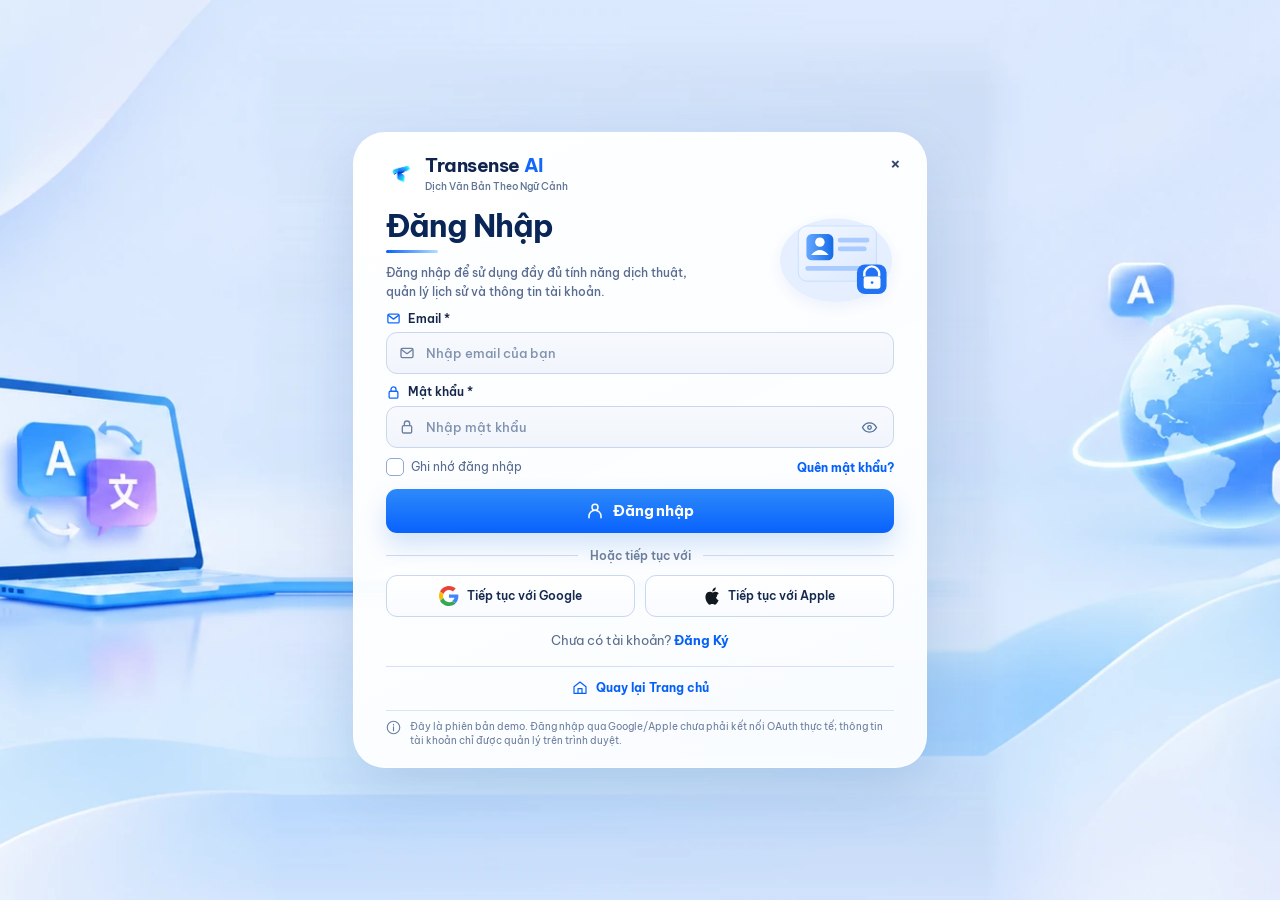
<file: history.html>
<!DOCTYPE html>

<html lang="vi">
<head>
<meta charset="utf-8"/>
<meta content="width=device-width, initial-scale=1.0" name="viewport"/>
<title>
        Lịch Sử Dịch - Transense AI
    </title>
<link href="css/style.css" rel="stylesheet"/>
<style>

        /* =========================================================
           HISTORY PAGE
        ========================================================= */

        .history-page {
            width: min(1180px, calc(100% - 40px));
            margin: 0 auto;

            padding:
                52px 0
                60px;
        }


        /* =========================================================
           PAGE HEADING
        ========================================================= */

        .history-heading {
            display: flex;
            align-items: flex-end;
            justify-content: space-between;

            gap: 25px;

            margin-bottom: 28px;
        }

        .history-heading-left {
            max-width: 680px;
        }

        .history-label {
            display: block;

            margin-bottom: 10px;

            color: var(--blue);

            font-size: 10px;
            font-weight: 700;

            letter-spacing: 1.7px;
        }

        .history-heading h1 {
            margin: 0;

            color: var(--text);

            font-size:
                clamp(
                    34px,
                    4vw,
                    48px
                );

            line-height: 1.1;

            letter-spacing: -1.4px;
        }

        .history-heading p {
            margin:
                12px 0
                0;

            color: var(--muted);

            font-size: 13px;

            line-height: 1.7;
        }

        .history-total-chip {
            min-height: 42px;

            display: inline-flex;
            align-items: center;

            gap: 7px;

            padding: 0 15px;

            border: 1px solid var(--border);

            border-radius: 999px;

            background: var(--surface);

            color: var(--muted);

            font-size: 11px;

            white-space: nowrap;
        }

        .history-total-chip strong {
            color: var(--text);

            font-size: 13px;
        }


        /* =========================================================
           STATS
        ========================================================= */

        .history-stats {
            display: grid;

            grid-template-columns:
                repeat(
                    3,
                    minmax(0, 1fr)
                );

            gap: 14px;

            margin-bottom: 20px;
        }

        .history-stat-card {
            min-height: 112px;

            padding: 18px;

            border: 1px solid var(--border);

            border-radius: 16px;

            background: var(--surface);

            box-shadow: var(--shadow);
        }

        .history-stat-top {
            display: flex;
            align-items: center;
            justify-content: space-between;

            gap: 12px;

            margin-bottom: 14px;
        }

        .history-stat-icon {
            width: 36px;
            height: 36px;

            display: flex;
            align-items: center;
            justify-content: center;

            border: 1px solid var(--border);

            border-radius: 10px;

            background: var(--surface-2);

            color: var(--blue);
        }

        .history-stat-icon svg {
            width: 17px;
            height: 17px;

            fill: none;
            stroke: currentColor;

            stroke-width: 1.8;
            stroke-linecap: round;
            stroke-linejoin: round;
        }

        .history-stat-caption {
            color: var(--muted-2);

            font-size: 9px;
            font-weight: 700;

            letter-spacing: 1px;
        }

        .history-stat-value {
            color: var(--text);

            font-size: 21px;
            font-weight: 700;
        }

        .history-stat-sub {
            margin-top: 4px;

            color: var(--muted);

            font-size: 10px;
        }


        /* =========================================================
           TOOLBAR
        ========================================================= */

        .history-toolbar {
            display: flex;
            align-items: center;
            justify-content: space-between;

            gap: 14px;

            margin-bottom: 18px;

            padding: 14px;

            border: 1px solid var(--border);

            border-radius: 16px;

            background: var(--surface);

            box-shadow: var(--shadow);
        }

        .history-search {
            position: relative;

            flex: 1;

            max-width: 520px;
        }

        .history-search svg {
            position: absolute;

            top: 50%;
            left: 14px;

            width: 16px;
            height: 16px;

            transform: translateY(-50%);

            fill: none;
            stroke: var(--muted-2);

            stroke-width: 1.8;
        }

        .history-search input {
            width: 100%;
            height: 44px;

            padding:
                0 14px
                0 42px;

            border: 1px solid var(--border);

            border-radius: 11px;

            outline: none;

            background: var(--surface-2);

            color: var(--text);

            font-family: inherit;
            font-size: 12px;
        }

        .history-search input::placeholder {
            color: var(--muted-2);
        }

        .history-search input:focus {
            border-color: var(--blue);
        }

        .clear-all-button {
            min-height: 44px;

            padding: 0 16px;

            border: 1px solid #fecaca;

            border-radius: 11px;

            background: #fff5f5;

            color: #dc2626;

            font-family: inherit;

            font-size: 11px;
            font-weight: 600;

            cursor: pointer;
        }


        /* =========================================================
           HISTORY LIST
        ========================================================= */

        .history-list {
            display: flex;
            flex-direction: column;

            gap: 15px;
        }


        /* =========================================================
           HISTORY CARD
        ========================================================= */

        .history-card-pro {
            overflow: hidden;

            border: 1px solid var(--border);

            border-radius: 18px;

            background: var(--surface);

            box-shadow: var(--shadow);
        }

        .history-card-top {
            display: flex;
            align-items: center;
            justify-content: space-between;

            gap: 15px;

            padding:
                14px 18px;

            border-bottom:
                1px solid
                var(--border);

            background:
                var(--surface-2);
        }

        .history-meta {
            display: flex;
            align-items: center;

            gap: 11px;
        }

        .history-number {
            width: 32px;
            height: 32px;

            display: flex;
            align-items: center;
            justify-content: center;

            border: 1px solid var(--border);

            border-radius: 9px;

            background: var(--surface);

            color: var(--blue);

            font-size: 10px;
            font-weight: 700;
        }

        .history-meta-title {
            color: var(--text);

            font-size: 12px;
            font-weight: 600;
        }

        .history-meta-date {
            margin-top: 3px;

            color: var(--muted-2);

            font-size: 9px;
        }

        .history-card-actions {
            display: flex;
            align-items: center;

            gap: 7px;
        }

        .history-action-btn {
            min-height: 34px;

            display: inline-flex;
            align-items: center;
            justify-content: center;

            gap: 6px;

            padding: 0 10px;

            border: 1px solid var(--border);

            border-radius: 9px;

            background: var(--surface);

            color: var(--muted);

            font-family: inherit;

            font-size: 10px;

            cursor: pointer;
        }

        .history-action-btn:hover {
            color: var(--blue);
        }

        .history-action-btn.delete {
            border-color: #fecaca;

            color: #dc2626;
        }

        .history-action-btn svg {
            width: 13px;
            height: 13px;

            fill: none;
            stroke: currentColor;

            stroke-width: 1.8;
            stroke-linecap: round;
            stroke-linejoin: round;
        }


        /* =========================================================
           TRANSLATION COLUMNS
        ========================================================= */

        .history-translation {
            display: grid;

            grid-template-columns:
                repeat(
                    2,
                    minmax(0, 1fr)
                );

            gap: 14px;

            padding: 18px;
        }

        .history-language-box {
            min-height: 145px;

            overflow: hidden;

            border: 1px solid var(--border);

            border-radius: 13px;

            background: var(--surface-2);
        }

        .history-language-head {
            padding:
                12px 14px;

            border-bottom:
                1px solid
                var(--border);
        }

        .history-language-caption {
            margin-bottom: 4px;

            color: var(--muted-2);

            font-size: 8px;
            font-weight: 700;

            letter-spacing: 1px;
        }

        .history-language-name {
            color: var(--text);

            font-size: 12px;
            font-weight: 700;
        }

        .history-language-text {
            padding: 15px;

            color: var(--text);

            font-size: 13px;

            line-height: 1.75;

            white-space: pre-wrap;

            word-break: break-word;
        }


        /* =========================================================
           CONTEXT EXPLANATION
        ========================================================= */

        .history-context {
            margin:
                0 18px
                18px;

            border: 1px solid var(--border);

            border-radius: 12px;

            background: var(--surface-2);
        }

        .history-context summary {
            padding: 13px 15px;

            color: var(--muted);

            font-size: 11px;
            font-weight: 600;

            cursor: pointer;

            list-style: none;
        }

        .history-context summary::-webkit-details-marker {
            display: none;
        }

        .history-context summary::before {
            content: "＋";

            display: inline-block;

            margin-right: 8px;

            color: var(--blue);
        }

        .history-context[open] summary::before {
            content: "−";
        }

        .history-context-content {
            padding:
                0 15px
                15px;

            color: var(--muted);

            font-size: 11px;

            line-height: 1.7;
        }


        /* =========================================================
           EMPTY STATE
        ========================================================= */

        .history-empty {
            min-height: 360px;

            display: flex;
            flex-direction: column;

            align-items: center;
            justify-content: center;

            padding: 40px;

            border: 1px solid var(--border);

            border-radius: 20px;

            background: var(--surface);

            text-align: center;

            box-shadow: var(--shadow);
        }

        .history-empty-icon {
            width: 58px;
            height: 58px;

            display: flex;
            align-items: center;
            justify-content: center;

            margin-bottom: 17px;

            border: 1px solid var(--border);

            border-radius: 16px;

            background: var(--surface-2);

            color: var(--blue);
        }

        .history-empty-icon svg {
            width: 23px;
            height: 23px;

            fill: none;
            stroke: currentColor;

            stroke-width: 1.8;
        }

        .history-empty h3 {
            margin:
                0 0
                8px;

            color: var(--text);

            font-size: 18px;
        }

        .history-empty p {
            max-width: 420px;

            margin:
                0 0
                18px;

            color: var(--muted);

            font-size: 12px;

            line-height: 1.7;
        }

        .history-start-button {
            min-height: 42px;

            display: inline-flex;
            align-items: center;
            justify-content: center;

            padding: 0 18px;

            border-radius: 10px;

            background: var(--blue);

            color: #ffffff;

            font-size: 11px;
            font-weight: 600;

            text-decoration: none;
        }


        /* =========================================================
           NO SEARCH RESULT
        ========================================================= */

        .no-result {
            padding: 45px;

            border: 1px solid var(--border);

            border-radius: 16px;

            background: var(--surface);

            color: var(--muted);

            text-align: center;

            font-size: 12px;
        }


        /* =========================================================
           RESPONSIVE
        ========================================================= */

        @media (max-width: 850px) {

            .history-stats {
                grid-template-columns: 1fr;
            }

            .history-translation {
                grid-template-columns: 1fr;
            }

            .history-heading {
                flex-direction: column;
                align-items: flex-start;
            }

        }


        @media (max-width: 650px) {

            .history-page {
                width: calc(100% - 20px);

                padding-top: 35px;
            }

            .history-toolbar {
                flex-direction: column;
                align-items: stretch;
            }

            .history-search {
                max-width: none;
            }

            .history-card-top {
                align-items: flex-start;

                flex-direction: column;
            }

            .history-card-actions {
                width: 100%;
            }

            .history-action-btn {
                flex: 1;
            }

        }

    
/* ===== HISTORY TABS, FILTER & SAVED ===== */
.history-toolbar-left{display:flex;align-items:center;gap:12px;flex:1;min-width:0}
.history-toolbar-left .history-search{width:100%;flex:1}
.filter-wrap{position:relative}
.history-filter-btn{height:44px;display:flex;align-items:center;gap:13px;padding:0 17px;border:1px solid var(--border);border-radius:11px;background:var(--surface-2);color:var(--text);cursor:pointer;font-weight:700}
.history-filter-btn svg{width:18px;height:18px;stroke:currentColor;stroke-width:1.8;fill:none}
.history-filter-panel{position:absolute;z-index:40;top:calc(100% + 8px);right:0;width:300px;max-width:90vw;padding:18px;border-radius:14px;border:1px solid var(--border);background:var(--surface);box-shadow:var(--shadow-large)}
.history-filter-panel[hidden]{display:none}
.history-filter-panel label{display:block;color:var(--text);font-size:12px;margin-bottom:10px}
.history-filter-panel select{width:100%;padding:12px;border:1px solid var(--border);background:var(--surface-2);color:var(--text);border-radius:9px}
.history-filter-panel button{margin-top:10px;border:0;background:transparent;color:var(--blue);cursor:pointer}
.history-tabs{display:grid;grid-template-columns:1fr 1fr;gap:10px;margin:0 0 18px;padding:6px;border:1px solid var(--border);background:var(--surface);border-radius:15px}
.history-tab{padding:15px 12px;background:transparent;border:1px solid transparent;border-radius:10px;color:var(--muted);font:inherit;font-weight:700;cursor:pointer}
.history-tab.is-active{background:var(--surface-2);border-color:var(--border);color:var(--text);box-shadow:inset 0 -3px var(--blue)}
.history-tab span{margin-left:8px;color:var(--blue)}
.history-card-actions .save-btn{color:var(--muted);white-space:nowrap}
.history-card-actions .save-btn.is-saved{color:#eab308;border-color:#b99023}
.history-language-text{height:auto!important;min-height:80px!important;display:block!important;text-align:left!important;padding:20px!important;overflow-wrap:anywhere}
.history-translation{align-items:stretch}
@media(max-width:740px){.history-toolbar{flex-wrap:wrap}.history-toolbar-left{width:100%}.history-filter-panel{right:0}.history-card-top{flex-wrap:wrap;gap:12px}.history-card-actions{flex-wrap:wrap}.history-tabs{gap:4px}}

/* Responsive fixes */

@media(max-width:640px){
 .history-toolbar,.history-toolbar-left,.history-card-top,.history-card-actions{min-width:0;max-width:100%;}
 .history-toolbar-left{flex-wrap:wrap;}
 .history-search,.history-search input{min-width:0;width:100%;}
 .history-filter-panel{max-width:calc(100vw - 40px);}
 .history-tabs{grid-template-columns:repeat(2,minmax(0,1fr));}
 .history-tab{min-width:0;padding:12px 5px;font-size:12px;overflow-wrap:anywhere;}
 .history-translation,.history-card-body,.history-card-content{grid-template-columns:minmax(0,1fr)!important;min-width:0;}
 .history-language-text{overflow-wrap:anywhere;}
}


/* Distinct statistic highlights, legible in both themes */
.history-stat-card {position:relative;overflow:hidden;box-shadow:0 12px 26px rgba(15,23,42,.055);}
.history-stat-card::before {content:"";position:absolute;width:140px;height:140px;right:-77px;top:-82px;border-radius:50%;background:var(--stat-glow);pointer-events:none;}
.history-stat-card:nth-child(1){--stat-glow:rgba(59,130,246,.10);border-color:rgba(96,165,250,.30);}
.history-stat-card:nth-child(2){--stat-glow:rgba(16,185,129,.10);border-color:rgba(52,211,153,.30);}
.history-stat-card:nth-child(3){--stat-glow:rgba(245,158,11,.10);border-color:rgba(245,158,11,.28);}
.history-stat-card:nth-child(1) .history-stat-icon {color:#60a5fa;border-color:rgba(96,165,250,.34);background:rgba(59,130,246,.12);}
.history-stat-card:nth-child(2) .history-stat-icon {color:#10b981;border-color:rgba(16,185,129,.34);background:rgba(16,185,129,.11);}
.history-stat-card:nth-child(3) .history-stat-icon {color:#f59e0b;border-color:rgba(245,158,11,.34);background:rgba(245,158,11,.11);}
html[data-theme="light"] .history-stat-card {background:linear-gradient(145deg,#fff,#f8fbff);}
html[data-theme="light"] .history-stat-card:nth-child(1) .history-stat-icon{color:#2563eb;}
html[data-theme="light"] .history-stat-card:nth-child(2) .history-stat-icon{color:#059669;}
html[data-theme="light"] .history-stat-card:nth-child(3) .history-stat-icon{color:#b45309;}

/* History actions and stats: light/dark balanced */
.clear-all-button {min-height:46px!important;padding:0 19px!important;border:1px solid rgba(239,68,68,.42)!important;border-radius:13px!important;background:rgba(239,68,68,.07)!important;color:#ef6b70!important;font-size:13px!important;font-weight:650!important;transition:background .2s,border-color .2s,transform .2s!important;}
.clear-all-button:hover {background:rgba(239,68,68,.17)!important;border-color:#ef4444!important;transform:translateY(-1px);}
html[data-theme="light"] .clear-all-button {color:#b91c1c!important;background:#fff7f7!important;}
html[data-theme="light"] .clear-all-button:hover {background:#fee2e2!important;}
.history-stat-card .history-stat-icon {box-shadow:0 0 18px color-mix(in srgb,currentColor 18%,transparent)!important;}
.history-stat-card:nth-child(3) .history-stat-icon svg path {fill:currentColor;stroke:none;}
</style>
<link href="css/floating-premium.css?v=20261023-spacing2" rel="stylesheet"/>
<link href="css/clean-floating-final.css?v=20261023-1" rel="stylesheet"/>
<link href="css/account-actions-final.css?v=20261023-3" rel="stylesheet"/>
<link href="css/final-static-polish.css?v=20261023-final" rel="stylesheet"/>
<link href="css/transense-v13-final.css?v=20261102" rel="stylesheet"/><link href="css/transense-v14-refinement.css?v=20261102" rel="stylesheet"/><link href="css/transense-v15-polish.css?v=20261102" rel="stylesheet"/><link href="css/transense-v16-history.css?v=20261102" rel="stylesheet"/><script>try { document.documentElement.classList.toggle('v15-guest', localStorage.getItem('isLoggedIn') !== 'true'); } catch(e) {document.documentElement.classList.add('v15-guest');}</script><link rel="preconnect" href="https://fonts.googleapis.com"/><link rel="preconnect" href="https://fonts.gstatic.com" crossorigin/><link href="https://fonts.googleapis.com/css2?family=Be+Vietnam+Pro:wght@400;500;600;700;800&display=swap" rel="stylesheet"/>
<link href="css/transense-v17-unified.css?v=20261102" rel="stylesheet"/>
<link rel="stylesheet" href="css/transense-v21-menu.css?v=21.0"/>
<link rel="stylesheet" href="css/transense-v26-polish.css?v=26.0"/>
<link rel="stylesheet" href="css/transense-v28-fixes.css?v=28.0"/>
<link rel="stylesheet" href="css/transense-v30-approved.css?v=30.2"/>
</head>
<body class="v16-history-page">
<!-- =========================================================
     NAVBAR
========================================================= -->
<header class="navbar ts13-navbar" id="top" role="banner">
<a aria-label="Transense AI – Trang chủ" class="brand ts13-brand" href="index.html">
<img alt="" class="brand-logo" height="44" src="images/transense-logo-mark.png" width="44"/>
<span class="brand-name">Transense <span class="brand-ai">AI</span></span>
</a>
<nav aria-label="Điều hướng chính" class="nav-links ts13-links"><a class="nav-page" data-nav="index.html" href="index.html">Trang chủ</a><a href="index.html#whyChoose">Tính năng</a><a href="index.html#howItWorks">Hướng dẫn</a><a class="nav-page v15-history-link" data-nav="history.html" href="history.html">Lịch sử</a><a class="nav-page" data-nav="about.html" href="about.html">Giới thiệu</a></nav>
<div class="ts13-actions">
<button aria-label="Đổi chế độ sáng tối" class="header-theme-btn ts13-theme" type="button"><svg aria-hidden="true" class="" fill="none" height="24" stroke="currentColor" stroke-linecap="round" stroke-linejoin="round" stroke-width="1.9" viewbox="0 0 24 24" width="24"><circle cx="12" cy="12" r="4"></circle><path d="M12 2v2m0 16v2M4.93 4.93l1.42 1.42m11.3 11.3 1.42 1.42M2 12h2m16 0h2M4.93 19.07l1.42-1.42m11.3-11.3 1.42-1.42"></path></svg></button>
<div class="guest-auth-buttons guest-only ts13-guest-auth">
<a class="header-auth-btn outline" href="login.html">Đăng nhập</a>
<a class="header-auth-btn solid" href="register.html">Đăng ký</a>
</div>
<div class="auth-only nav-user-wrap ts13-account">
<a aria-haspopup="true" aria-label="Mở menu tài khoản" class="account-button nav-user-trigger" href="profile.html" id="accountButton">
<svg viewbox="0 0 24 24"><circle cx="12" cy="8" r="4"></circle><path d="M4 21C4 17 7 14 12 14C17 14 20 17 20 21"></path></svg>
<span id="accountName">Tài khoản</span>
<span aria-hidden="true" class="v15-user-chevron">⌄</span></a>
<div aria-label="Menu người dùng" class="user-dropdown">
<div class="account-dropdown-person"><div aria-hidden="true" class="account-dropdown-avatar">T</div><div><strong class="account-dropdown-name">Tài khoản</strong><small>Tài khoản Demo</small></div></div>
<a class="account-action-stable" href="profile.html"><span aria-hidden="true" class="menu-icon"><svg aria-hidden="true" fill="none" height="20" stroke="currentColor" stroke-linecap="round" stroke-linejoin="round" stroke-width="1.9" viewbox="0 0 24 24" width="20"><circle cx="12" cy="8" r="4"></circle><path d="M4 21v-2a8 8 0 0 1 16 0v2"></path></svg></span><span class="menu-action-label">Thông tin tài khoản</span><span aria-hidden="true">›</span></a>
<button class="menu-placeholder account-action-stable" disabled="" type="button"><span aria-hidden="true" class="menu-icon"><svg aria-hidden="true" fill="none" height="20" stroke="currentColor" stroke-linecap="round" stroke-linejoin="round" stroke-width="1.9" viewbox="0 0 24 24" width="20"><path d="M18 8a6 6 0 0 0-12 0c0 7-3 7-3 9h18c0-2-3-2-3-9"></path><path d="M10 21h4"></path></svg></span><span class="menu-action-label">Thông báo</span><small>Sắp ra mắt</small></button>
<button class="menu-placeholder account-action-stable" disabled="" type="button"><span aria-hidden="true" class="menu-icon"><svg aria-hidden="true" fill="none" height="20" stroke="currentColor" stroke-linecap="round" stroke-linejoin="round" stroke-width="1.9" viewbox="0 0 24 24" width="20"><path d="M3 14v-3a9 9 0 0 1 18 0v3"></path><path d="M21 16a3 3 0 0 1-3 3h-1v-6h1a3 3 0 0 1 3 3Z"></path><path d="M3 16a3 3 0 0 0 3 3h1v-6H6a3 3 0 0 0-3 3Z"></path><path d="M18 19a5 5 0 0 1-5 3h-2"></path></svg></span><span class="menu-action-label">Trợ giúp &amp; hỗ trợ</span><small>Sắp ra mắt</small></button>
<button class="menu-placeholder account-action-stable" disabled="" type="button"><span aria-hidden="true" class="menu-icon"><svg aria-hidden="true" fill="none" height="20" stroke="currentColor" stroke-linecap="round" stroke-linejoin="round" stroke-width="1.9" viewbox="0 0 24 24" width="20"><path d="M12 8a4 4 0 1 0 0 8 4 4 0 0 0 0-8Z"></path><path d="m19.4 15 .1.1 1.4 1.4-2.4 2.4-1.4-1.4A8 8 0 0 1 14 19v2h-4v-2a8 8 0 0 1-3.1-1.5l-1.4 1.4-2.4-2.4 1.4-1.4A8 8 0 0 1 3 13h-2v-3h2a8 8 0 0 1 1.5-3.1L3.1 5.5l2.4-2.4 1.4 1.4A8 8 0 0 1 10 3V1h4v2a8 8 0 0 1 3.1 1.5l1.4-1.4 2.4 2.4-1.4 1.4A8 8 0 0 1 21 10h2v3h-2a8 8 0 0 1-1.6 2Z"></path></svg></span><span class="menu-action-label">Cài đặt</span><small>Thiết kế sau</small></button>
<div class="menu-theme"><span aria-hidden="true" class="menu-theme-icon"><svg aria-hidden="true" fill="none" stroke="currentColor" stroke-linecap="round" stroke-linejoin="round" stroke-width="1.8" viewbox="0 0 24 24" xmlns="http://www.w3.org/2000/svg"><circle cx="12" cy="12" r="4"></circle><path d="M12 2v2m0 16v2M4.9 4.9l1.5 1.5m11.2 11.2 1.5 1.5M2 12h2m16 0h2M4.9 19.1l1.5-1.5M17.6 6.4l1.5-1.5"></path></svg></span><span>Chế độ: <strong class="theme-mode-name">Tối</strong></span><button aria-checked="false" aria-label="Bật chế độ sáng hoặc tối" class="theme-toggle" role="switch" type="button"><span class="theme-knob"></span></button></div>
<button class="menu-logout" type="button"><span aria-hidden="true" class="menu-logout-icon"><svg aria-hidden="true" fill="none" stroke="currentColor" stroke-linecap="round" stroke-linejoin="round" stroke-width="1.8" viewbox="0 0 24 24" xmlns="http://www.w3.org/2000/svg"><path d="M10 4H5a2 2 0 0 0-2 2v12a2 2 0 0 0 2 2h5"></path><path d="M14 8l4 4-4 4m4-4H9"></path></svg></span><span class="menu-logout-label">Đăng xuất</span></button>
</div>
</div>
</div>
</header>
<script>
(function(){
 const bar=document.querySelector('header.ts13-navbar');if(!bar)return;
 const controls=bar.querySelector('.ts13-actions');
 if(controls&&!controls.querySelector('.v16-notification')){
   const btn=document.createElement('button');btn.type='button';btn.className='v16-notification';btn.title='Thông báo (sắp ra mắt)';btn.setAttribute('aria-label','Thông báo (sắp ra mắt)');
   btn.innerHTML='<svg viewBox="0 0 24 24" aria-hidden="true"><path d="M18 8a6 6 0 0 0-12 0c0 7-3 7-3 9h18c0-2-3-2-3-9M10 21h4"/></svg><span class="v16-alert-dot" aria-hidden="true"></span>';
   btn.addEventListener('click',()=>alert('Tính năng thông báo đang được phát triển.'));
   const account=controls.querySelector('.ts13-account');controls.insertBefore(btn,account);
 }
})();
</script>
<!-- =========================================================
     MAIN
========================================================= -->
<main class="history-page v16-history-main">
<!-- PAGE HEADING -->
<div class="history-heading v16-history-heading">
  <div class="history-heading-left">
    <span class="history-label">TRANSLATION HISTORY <span class="v16-title-dash" aria-hidden="true"></span></span>
    <h1>Lịch sử bản dịch</h1>
    <p>Xem lại, tìm kiếm và quản lý các nội dung bạn đã dịch bằng Transense AI.</p>
  </div>
  <img class="v16-history-art" src="images/history-approved-illustration.png" alt="Minh họa hai trang tài liệu được dịch cùng chậu cây xanh"/>
  <span class="history-total-chip" aria-label="Tổng bản dịch"><strong id="historyCountTop">0</strong> bản dịch</span>
</div>
<!-- =====================================================
         STATS
    ====================================================== -->
<section class="history-stats">
<!-- TOTAL -->
<div class="history-stat-card v16-stat-card">
<div class="history-stat-top">
<div class="history-stat-icon">
<svg viewbox="0 0 24 24">
<rect height="17" rx="2" width="14" x="5" y="3.5"></rect><path d="M8 8h8M8 12h8M8 16h5"></path>
</svg>
</div>
<div class="history-stat-caption">
                    Tổng số bản dịch
                </div>
</div>
<div class="history-stat-value" id="historyTotal">
                0
            </div>
<div class="history-stat-sub">
                Tổng số các câu đã dịch
            </div>
</div>
<!-- TODAY -->
<div class="history-stat-card v16-stat-card">
<div class="history-stat-top">
<div class="history-stat-icon">
<svg viewbox="0 0 24 24">
<rect height="15" rx="2" width="16" x="4" y="5"></rect>
<path d="M8 3V7"></path>
<path d="M16 3V7"></path>
<path d="M4 10H20"></path><path d="M9 15l2 2 4-4"></path>
</svg>
</div>
<div class="history-stat-caption">
                    Hôm nay
                </div>
</div>
<div class="history-stat-value" id="todayCount">
                0
            </div>
<div class="history-stat-sub">
                Bản dịch trong ngày
            </div>
</div>
<!-- LANGUAGE -->
<div class="history-stat-card v16-stat-card">
<div class="history-stat-top">
<div class="history-stat-icon">
<svg viewbox="0 0 24 24">
<path d="M12 3.2L14.8 8.7L20.9 9.6L16.5 13.9L17.5 20L12 17.1L6.5 20L7.5 13.9L3.1 9.6L9.2 8.7Z" fill="currentColor" stroke="none"></path>
</svg>
</div>
<div class="history-stat-caption">
                    Bản dịch đã lưu
                </div>
</div>
<div class="history-stat-value" id="savedCount">0</div>
<div class="history-stat-sub">
                Bản dịch đã được lưu
            </div>
</div>
</section>
<!-- =====================================================
         TOOLBAR
    ====================================================== -->
<section class="history-toolbar v16-toolbar" aria-label="Tìm kiếm và lọc lịch sử">
  <label class="v16-search-field" for="historySearch">
    <svg viewBox="0 0 24 24" aria-hidden="true"><circle cx="10.5" cy="10.5" r="6.5"/><path d="m15.5 15.5 5 5"/></svg>
    <input id="historySearch" placeholder="Tìm kiếm nội dung đã dịch..." type="search" autocomplete="off"/>
  </label>
  <label class="v16-select-field">
    <svg viewBox="0 0 24 24" aria-hidden="true"><path d="M4 5h16l-6.2 7v6l-3.6 2v-8Z"/></svg>
    <select id="historyLanguageFilter" aria-label="Lọc theo ngôn ngữ"><option value="">Tất cả ngôn ngữ</option></select>
    <span class="v16-select-arrow" aria-hidden="true"></span>
  </label>
  <label class="v16-select-field">
    <svg viewBox="0 0 24 24" aria-hidden="true"><rect x="4" y="6" width="16" height="15" rx="2"/><path d="M8 3v6m8-6v6M4 11h16M8 15h8M8 18h5"/></svg>
    <select id="v15ProviderFilter" aria-label="Lọc theo nhà cung cấp"><option value="">Tất cả nhà cung cấp</option><option value="gemini">Gemini</option><option value="google_translate">Google Translate</option><option value="legacy">Chưa ghi nhận</option></select>
    <span class="v16-select-arrow" aria-hidden="true"></span>
  </label>
  <label class="v16-select-field">
    <svg viewBox="0 0 24 24" aria-hidden="true"><rect x="3" y="5" width="18" height="16" rx="2"/><path d="M7 2v6m10-6v6M3 10h18M8 15h3m3 0h3"/></svg>
    <select id="v15TimeFilter" aria-label="Lọc theo thời gian"><option value="">Tất cả thời gian</option><option value="today">Hôm nay</option><option value="last7">7 ngày gần đây</option></select>
    <span class="v16-select-arrow" aria-hidden="true"></span>
  </label>
  <div class="v16-hidden-controls" hidden>
    <button id="filterToggle" aria-controls="historyFilterPanel" aria-expanded="false" type="button">Lọc nâng cao</button>
    <div id="historyFilterPanel" hidden></div>
    <button id="clearFilterBtn" type="button">Xóa bộ lọc</button>
    <button class="clear-all-button" id="clearAllButton" type="button">Xóa toàn bộ lịch sử</button>
  </div>
</section>
<div class="v16-history-panel">
  <div aria-label="Nhóm lịch sử dịch" class="history-tabs" role="tablist">
    <button aria-selected="true" class="history-tab is-active" id="tabRecent" role="tab" type="button"><svg viewBox="0 0 24 24" aria-hidden="true"><rect x="3" y="4" width="18" height="16" rx="3"/><path d="M7 9h10M7 13h7M8 17h5"/></svg>Các câu đã dịch <span id="recentTabCount">0</span></button>
    <button aria-selected="false" class="history-tab" id="tabSaved" role="tab" type="button"><svg viewBox="0 0 24 24" aria-hidden="true"><path d="m12 2 3.2 6.5 7.2 1-5.2 5.1 1.2 7.2L12 18.4 5.6 21.8l1.2-7.2L1.6 9.5l7.2-1Z"/></svg>Các câu đã lưu <span id="savedTabCount">0</span></button>
  </div>
  <section id="historyContainer" aria-live="polite"></section>
</div>
<!-- Lịch sử: bảng và phân trang được tạo bằng JavaScript từ dữ liệu thật. -->
</main>
<!-- =========================================================
     FOOTER
========================================================= -->
<footer class="footer">
<div>
<strong>
            Transense AI
        </strong>

        — Translation History

    </div>
<div class="footer-right">
        Prototype Đồ án 1
    </div>
</footer>
<!-- =========================================================
     JAVASCRIPT
========================================================= -->
<script>


    /* =====================================================
       LOGIN CHECK
    ====================================================== */

    const isLoggedIn =
        localStorage.getItem(
            "isLoggedIn"
        ) === "true";


    if (!isLoggedIn) {

        window.location.href =
            "login.html";

    }


    /* =====================================================
       USER NAME
    ====================================================== */

    document
        .getElementById(
            "accountName"
        )
        .textContent =
        localStorage.getItem(
            "userName"
        ) || "Tài khoản";


    /* =====================================================
       ELEMENTS
    ====================================================== */

    const historyContainer =
        document.getElementById(
            "historyContainer"
        );


    const historySearch =
        document.getElementById(
            "historySearch"
        );


    const historyTotal =
        document.getElementById(
            "historyTotal"
        );


    const historyCountTop =
        document.getElementById(
            "historyCountTop"
        );


    const todayCount =
        document.getElementById(
            "todayCount"
        );


    const clearAllButton =
        document.getElementById(
            "clearAllButton"
        );


    /* =====================================================
       GET HISTORY
    ====================================================== */

    function getHistory() {

        return (
            JSON.parse(
                localStorage.getItem(
                    "translationHistory"
                )
            )
            ||
            []
        );

    }


    /* =====================================================
       ESCAPE HTML
    ====================================================== */

    function escapeHTML(value) {

        const div =
            document.createElement(
                "div"
            );

        div.textContent =
            value || "";

        return div.innerHTML;

    }


    /* =====================================================
       TODAY COUNT
    ====================================================== */

    function v16ParseHistoryDate(value) {
      if(!value) return null;
      const str=String(value);
      const match=str.match(/(\d{1,2})\/(\d{1,2})\/(\d{4})/);
      if(match) {const d=new Date(Number(match[3]),Number(match[2])-1,Number(match[1]));return Number.isNaN(d.getTime())?null:d;}
      const parsed=new Date(str);return Number.isNaN(parsed.getTime())?null:parsed;
    }
    function countToday(history) {
      const today = new Intl.DateTimeFormat('en-CA',{timeZone:'Asia/Ho_Chi_Minh',year:'numeric',month:'2-digit',day:'2-digit'}).format(new Date());
      const parts=today.match(/(\d{4})-(\d{2})-(\d{2})/);
      if(!parts)return 0;
      return history.filter(item=>{const d=v16ParseHistoryDate(item.date);return d && d.getFullYear()===Number(parts[1]) && d.getMonth()+1===Number(parts[2]) && d.getDate()===Number(parts[3]);}).length;
    }

    /* =====================================================
       LOAD HISTORY
    ====================================================== */

    const savedCount = document.getElementById("savedCount");
    const recentTabCount = document.getElementById("recentTabCount");
    const savedTabCount = document.getElementById("savedTabCount");
    const tabRecent = document.getElementById("tabRecent");
    const tabSaved = document.getElementById("tabSaved");
    const languageFilter = document.getElementById("historyLanguageFilter");
    const filterToggle = document.getElementById("filterToggle");
    const filterPanel = document.getElementById("historyFilterPanel");
    let activeHistoryTab = "recent";
    let activeHistoryPage = 1;
    const V16_PAGE_SIZE = 5;

    const languageNames = {
      vi:"Tiếng Việt", en:"Tiếng Anh", zh:"Tiếng Trung", ja:"Tiếng Nhật",
      ko:"Tiếng Hàn", fr:"Tiếng Pháp", de:"Tiếng Đức", es:"Tiếng Tây Ban Nha",
      it:"Tiếng Ý", pt:"Tiếng Bồ Đào Nha", ru:"Tiếng Nga", th:"Tiếng Thái",
      ar:"Tiếng Ả Rập", hi:"Tiếng Hindi"
    };
    function displayLanguage(item, side) {
      const code = item[side + "Language"];
      return item[side + "LanguageName"] || languageNames[code] || (side === "source" ? "Tiếng Anh" : "Tiếng Việt");
    }
    function saveHistoryArray(items) {
      localStorage.setItem("translationHistory", JSON.stringify(items));
    }
    function toggleSaved(index) {
      const history = getHistory();
      if (!history[index]) return;
      history[index].saved = !history[index].saved;
      saveHistoryArray(history);
      loadHistory();
    }
    function selectHistoryTab(tab) {
      activeHistoryTab = tab;
      activeHistoryPage = 1;
      const recent = tab === "recent";
      tabRecent.classList.toggle("is-active", recent);
      tabSaved.classList.toggle("is-active", !recent);
      tabRecent.setAttribute("aria-selected", String(recent));
      tabSaved.setAttribute("aria-selected", String(!recent));
      loadHistory();
    }
    tabRecent.addEventListener("click", () => selectHistoryTab("recent"));
    tabSaved.addEventListener("click", () => selectHistoryTab("saved"));
    filterToggle.addEventListener("click", () => {
      filterPanel.hidden = !filterPanel.hidden;
      filterToggle.setAttribute("aria-expanded", String(!filterPanel.hidden));
    });
    document.getElementById("clearFilterBtn").addEventListener("click", () => {
      languageFilter.value = "";
      providerFilter.value = "";
      timeFilter.value = "";
      historySearch.value = "";
      loadHistory();
    });
    languageFilter.addEventListener("change", () => { activeHistoryPage = 1; loadHistory(); });
    const providerFilter = document.getElementById('v15ProviderFilter');
    const timeFilter = document.getElementById('v15TimeFilter');
    providerFilter.addEventListener('change', () => {activeHistoryPage=1;loadHistory();});
    timeFilter.addEventListener('change', () => {activeHistoryPage=1;loadHistory();});
    function isInTimeRange(item, mode) {
      if(!mode) return true;
      const date=v16ParseHistoryDate(item.date);if(!date)return false;
      const now=new Date();const midnight=new Date(now.getFullYear(),now.getMonth(),now.getDate());
      if(mode==='today')return date.getFullYear()===midnight.getFullYear() && date.getMonth()===midnight.getMonth() && date.getDate()===midnight.getDate();
      if(mode==='last7'){const cutoff=new Date(midnight);cutoff.setDate(cutoff.getDate()-6);return date>=cutoff && date<=now;}
      return true;
    }

    function v16Icon(name) {
      const paths = {
        calendar: '<rect x="3" y="5" width="18" height="16" rx="2"/><path d="M7 2v6m10-6v6M3 10h18M8 14h4m-4 4h8"/>',
        dots: '<circle cx="12" cy="5" r="1.6" fill="currentColor" stroke="none"/><circle cx="12" cy="12" r="1.6" fill="currentColor" stroke="none"/><circle cx="12" cy="19" r="1.6" fill="currentColor" stroke="none"/>',
        star: '<path d="m12 2.5 2.9 6 6.6 1-4.7 4.6 1.1 6.5-5.9-3.1-5.9 3.1 1.1-6.5-4.7-4.6 6.6-1Z"/>',
      };
      return `<svg viewBox="0 0 24 24" aria-hidden="true" fill="none" stroke="currentColor" stroke-width="1.85" stroke-linecap="round" stroke-linejoin="round">${paths[name]||''}</svg>`;
    }
    const v16FlagFile = {en:'flag-uk.svg',vi:'flag-vn.svg'};
    const v16Flags = {zh:'🇨🇳',ja:'🇯🇵',ko:'🇰🇷',fr:'🇫🇷',de:'🇩🇪',es:'🇪🇸',it:'🇮🇹',pt:'🇵🇹',ru:'🇷🇺',th:'🇹🇭',ar:'🇸🇦',hi:'🇮🇳'};
    function v16Flag(code, name) {
      const key = (code || (name==='Tiếng Anh'?'en':name==='Tiếng Việt'?'vi':''));
      if(v16FlagFile[key]) return `<img class="v16-flag" src="images/${v16FlagFile[key]}" alt="${escapeHTML(name||key)}"/>`;
      return `<span class="v16-flag-fallback" title="${escapeHTML(name||key)}">${v16Flags[key]||'🌐'}</span>`;
    }
    function v16LangCode(item,side) {
      const name=displayLanguage(item,side);
      return item[side+'Language'] || Object.keys(languageNames).find(k=>languageNames[k]===name) || '';
    }
    function v16Provider(item) {
      const raw=String(item.provider||'').toLowerCase().trim();
      if(raw==='gemini'||raw.includes('gemini')) return ['Gemini','images/v31-gemini-approved.png'];
      if(raw==='google_translate'||raw.includes('google')) return ['Google Translate','images/v31-google-translate-approved.png'];
      return ['Chưa ghi nhận',''];
    }
    function v16EscapeDate(item){return escapeHTML(item.date||'Không rõ');}
    function v16RenderPagination(total, begin, end, pages) {
      const buttons=[];
      const pageBtn=(page,label,extra='')=>`<button type="button" class="v16-page-btn ${page===activeHistoryPage&&extra===''?'is-active':''}" data-v16-page="${page}" ${extra}>${label}</button>`;
      buttons.push(pageBtn(1,'«',activeHistoryPage===1?'disabled':''));
      buttons.push(pageBtn(Math.max(1,activeHistoryPage-1),'‹',activeHistoryPage===1?'disabled':''));
      let first = Math.max(1,activeHistoryPage-2), last=Math.min(pages,first+4);first=Math.max(1,last-4);
      for(let i=first;i<=last;i++) buttons.push(pageBtn(i,String(i)));
      buttons.push(pageBtn(Math.min(pages,activeHistoryPage+1),'›',activeHistoryPage===pages?'disabled':''));
      buttons.push(pageBtn(pages,'»',activeHistoryPage===pages?'disabled':''));
      return `<div class="v16-table-bottom"><div class="v16-count-actions"><span>Hiển thị <strong>${begin} – ${end}</strong> trong <strong>${total}</strong> bản dịch</span><span class="v16-delete-all-slot"></span></div><nav class="v16-pagination" aria-label="Phân trang lịch sử">${buttons.join('')}</nav></div>`;
    }
    function v16RenderRow(entry, displayIndex) {
      const {item,originalIndex}=entry;
      const sourceName=displayLanguage(item,'source'), targetName=displayLanguage(item,'target');
      const srcCode=v16LangCode(item,'source'),dstCode=v16LangCode(item,'target');
      const provider=v16Provider(item), saved=Boolean(item.saved);
      const providerBadge=`<span class="v16-provider-badge">${provider[1]?`<img src="${provider[1]}" alt=""/>`:''}<span>${escapeHTML(provider[0])}</span></span>`;
      return `<tr class="v16-history-row">
        <td><span class="v16-number">${displayIndex}</span></td>
        <td><span class="v16-text">${escapeHTML(item.source||'')}</span></td>
        <td><span class="v16-text">${escapeHTML(item.result||'')}</span></td>
        <td><div class="v16-language-pair">${v16Flag(srcCode,sourceName)}<span class="v16-language-arrow">→</span>${v16Flag(dstCode,targetName)}</div></td>
        <td>${providerBadge}</td>
        <td><span class="v16-date">${v16Icon('calendar')}${v16EscapeDate(item)}</span></td>
        <td><div class="v16-actions"><button type="button" class="v16-star ${saved?'is-saved':''}" data-action="save" data-index="${originalIndex}" title="${saved?'Bỏ lưu':'Lưu bản dịch'}" aria-label="${saved?'Bỏ lưu':'Lưu bản dịch'}">${v16Icon('star')}</button><button class="v16-more" type="button" data-action="menu" data-index="${originalIndex}" title="Tùy chọn bản dịch" aria-label="Tùy chọn bản dịch">${v16Icon('dots')}</button></div></td>
      </tr>`;
    }
    function loadHistory() {
      const history = getHistory();
      const pinned = history.filter(item=>item.saved===true).length;
      historyTotal.textContent=history.length;
      historyCountTop.textContent=history.length;
      todayCount.textContent=countToday(history);
      savedCount.textContent=pinned;
      recentTabCount.textContent=history.length;
      savedTabCount.textContent=pinned;
      clearAllButton.style.display=history.length?'block':'none';
      const previousFilter=languageFilter.value;
      languageFilter.innerHTML='<option value="">Tất cả ngôn ngữ</option>'+Object.entries(languageNames).map(([code,name])=>`<option value="${escapeHTML(code)}">${escapeHTML(name)}</option>`).join('');
      languageFilter.value=Object.prototype.hasOwnProperty.call(languageNames,previousFilter)?previousFilter:'';
      const selectedLanguage=languageFilter.value;
      const keyword=historySearch.value.trim().toLowerCase();
      const filtered=history.map((item,originalIndex)=>({item,originalIndex})).filter(({item})=>
        (activeHistoryTab==='recent'||item.saved===true)&&
        (!selectedLanguage||item.sourceLanguage===selectedLanguage||item.targetLanguage===selectedLanguage)&&
        (!providerFilter.value || (providerFilter.value==='legacy'?!item.provider:
          (providerFilter.value==='gemini'?v16Provider(item)[0]==='Gemini':v16Provider(item)[0]==='Google Translate')))&&
        isInTimeRange(item,timeFilter.value)&&
        (!keyword||String(item.source||'').toLowerCase().includes(keyword)||String(item.result||'').toLowerCase().includes(keyword))
      );
      const total=filtered.length,pages=Math.max(1,Math.ceil(total/V16_PAGE_SIZE));
      activeHistoryPage=Math.min(Math.max(1,activeHistoryPage),pages);
      const offset=(activeHistoryPage-1)*V16_PAGE_SIZE;
      const current=filtered.slice(offset,offset+V16_PAGE_SIZE);
      const rows=current.length ? current.map((entry,i)=>v16RenderRow(entry,offset+i+1)).join('') :
        `<tr><td colspan="7"><div class="v16-empty"><div class="v16-empty-icon">${v16Icon('calendar')}</div><h3>${activeHistoryTab==='saved'&&!pinned?'Chưa có câu nào được lưu':history.length?'Không có bản dịch phù hợp':'Chưa có lịch sử dịch'}</h3><p>${history.length?'Thử từ khóa hoặc bộ lọc khác để tìm bản dịch.':'Bạn có thể bắt đầu dịch để các bản dịch xuất hiện tại đây.'}</p><a href="index.html#translationWorkspace">Bắt đầu dịch →</a></div></td></tr>`;
      historyContainer.innerHTML=`<div class="v16-table-scroll"><table class="v16-history-table"><thead><tr><th>#</th><th>Văn bản gốc</th><th>Bản dịch</th><th>Ngôn ngữ</th><th>Nhà cung cấp</th><th>Thời gian</th><th>Thao tác</th></tr></thead><tbody>${rows}</tbody></table></div>${v16RenderPagination(total,total?offset+1:0,total?offset+current.length:0,pages)}`;
      const slot=historyContainer.querySelector('.v16-delete-all-slot');
      if(slot)slot.appendChild(clearAllButton);
      clearAllButton.style.display=history.length?'inline-flex':'none';
    }
    historyContainer.addEventListener('click',e=>{
      const btn=e.target.closest('button[data-v16-page],button[data-action]');if(!btn)return;
      if(btn.hasAttribute('data-v16-page')){activeHistoryPage=Number(btn.dataset.v16Page)||1;loadHistory();return;}
      const index=Number(btn.dataset.index);
      if(btn.dataset.action==='save') {toggleSaved(index);return;}
      if(btn.dataset.action==='menu') {
        const old=document.getElementById('v16-floating-menu');if(old)old.remove();
        const rect=btn.getBoundingClientRect();
        const menu=document.createElement('div');menu.id='v16-floating-menu';menu.className='v16-floating-menu';
        menu.style.left=Math.min(window.innerWidth-224,Math.max(8,rect.right-204))+'px';
        menu.style.top=Math.min(window.innerHeight-155,rect.bottom+5)+'px';
        const explanation=getHistory()[index]?.explanation;
        menu.innerHTML=`<button data-menu-action="copy" data-index="${index}">⧉ &nbsp; Sao chép bản dịch</button>${explanation?`<button data-menu-action="context" data-index="${index}">☰ &nbsp; Xem ngữ cảnh</button>`:''}<button data-menu-action="delete" data-index="${index}">✕ &nbsp; Xóa bản dịch</button>`;
        document.body.appendChild(menu);
      }
    });
    document.addEventListener('click',e=>{
      const menu=document.getElementById('v16-floating-menu');if(!menu)return;
      const button=e.target.closest('[data-menu-action]');
      if(button){const index=Number(button.dataset.index), action=button.dataset.menuAction;menu.remove();
        if(action==='delete')deleteHistory(index);
        else if(action==='copy') {const result=getHistory()[index]?.result||'';if(navigator.clipboard?.writeText)navigator.clipboard.writeText(result).catch(()=>alert('Không thể sao chép tự động.'));else alert('Trình duyệt không hỗ trợ sao chép tự động.');}
        else if(action==='context')alert(getHistory()[index]?.explanation||'Không có phân tích ngữ cảnh.');
      } else if(!e.target.closest('.v16-more')&&!menu.contains(e.target))menu.remove();
    });

    /* =====================================================
       DELETE ONE
    ====================================================== */

    function deleteHistory(
        index
    ) {


        const confirmDelete =
            confirm(
                "Bạn có chắc muốn xóa bản dịch này?"
            );


        if (!confirmDelete) {

            return;

        }


        const history =
            getHistory();


        history.splice(
            index,
            1
        );


        localStorage.setItem(

            "translationHistory",

            JSON.stringify(
                history
            )

        );


        loadHistory(
            historySearch.value
        );

    }


    /* =====================================================
       DELETE ALL
    ====================================================== */

    clearAllButton.addEventListener(
        "click",
        function () {


            const history =
                getHistory();


            if (
                history.length === 0
            ) {

                return;

            }


            const confirmDelete =
                confirm(
                    "Bạn có chắc muốn xóa toàn bộ lịch sử dịch?"
                );


            if (!confirmDelete) {

                return;

            }


            localStorage.removeItem(
                "translationHistory"
            );


            historySearch.value =
                "";


            loadHistory();

        }
    );


    /* =====================================================
       COPY RESULT
    ====================================================== */

    function copyTranslation(
        index,
        button
    ) {


        const history =
            getHistory();


        const item =
            history[index];


        if (
            !item ||
            !item.result
        ) {

            alert(
                "Không có nội dung để sao chép."
            );

            return;

        }


        navigator.clipboard
            .writeText(
                item.result
            )
            .then(
                function () {


                    const originalHTML =
                        button.innerHTML;


                    button.textContent =
                        "Đã sao chép";


                    setTimeout(
                        function () {

                            button.innerHTML =
                                originalHTML;

                        },
                        1200
                    );

                }
            );

    }


    /* =====================================================
       SEARCH
    ====================================================== */

    historySearch.addEventListener(
        "input",
        function () {

            loadHistory(
                historySearch.value
            );

        }
    );


    /* =====================================================
       START
    ====================================================== */

    loadHistory();


</script>
<script src="js/nav-user.js?v=20261023-spacing2"></script>
<script src="js/i18n.js?v=menu-fix-20261023"></script>
<script src="js/transense-v15-enhance.js?v=20261102"></script></body>
</html>
</file>
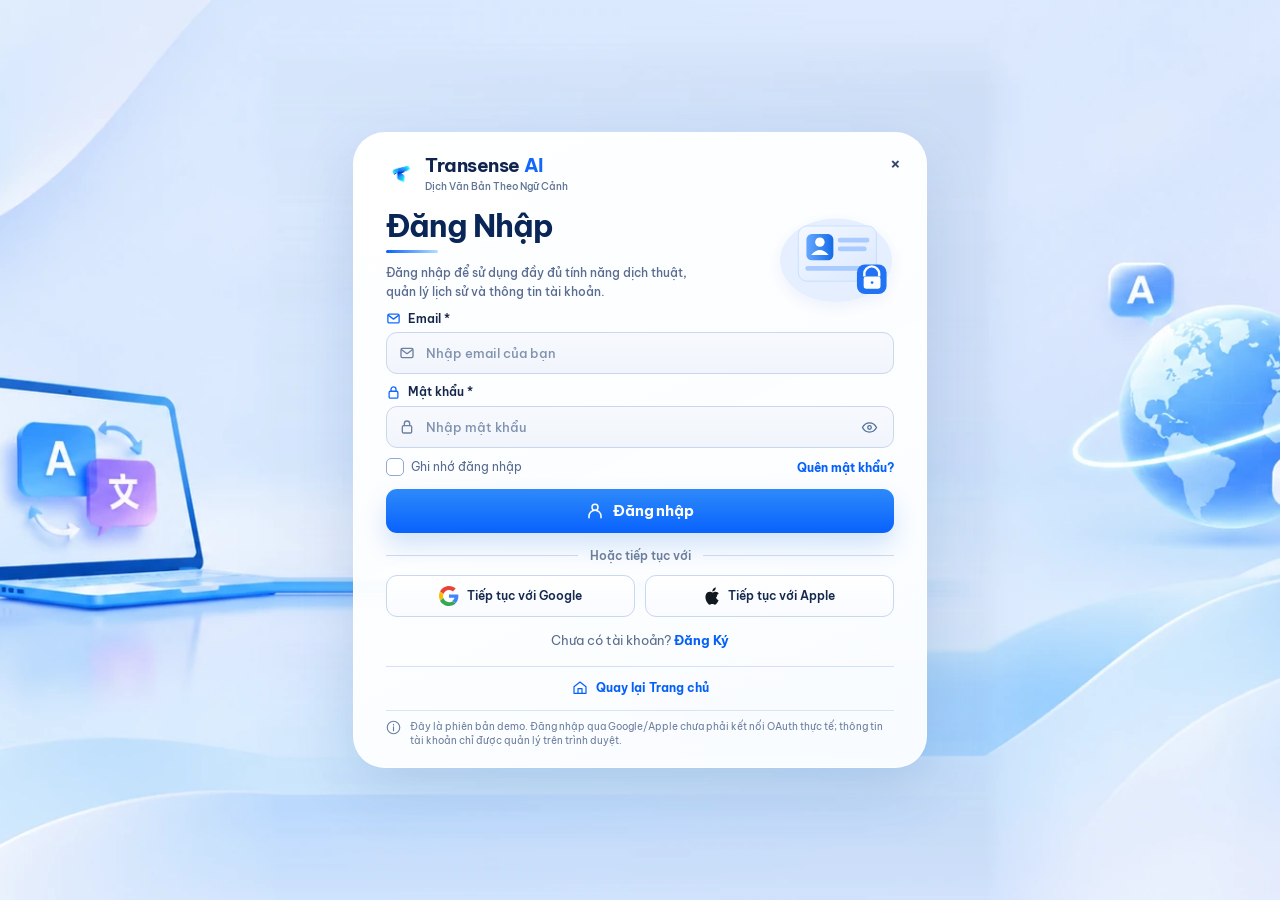
<file: login.html>
<!DOCTYPE html>
<html lang="vi"><head><meta charset="utf-8"/><meta name="viewport" content="width=device-width,initial-scale=1"/><meta name="color-scheme" content="light"/><title>Đăng Nhập - Transense AI</title><link rel="icon" href="images/favicon.png"/><link rel="stylesheet" href="css/transense-v18-auth.css?v=21.0"/><link rel="stylesheet" href="css/transense-v21-auth-details.css?v=21.0"/><link rel="stylesheet" href="css/transense-v30-approved.css?v=30.2"/>
</head>
<body class="v18-auth auth-login"><main class="auth-card" aria-labelledby="authHeading"><a class="auth-brand" href="index.html" aria-label="Transense AI - Trang chủ"><img src="images/transense-logo-mark.png" alt="Logo Transense AI"/><span><strong>Transense <span>AI</span></strong><small>Dịch Văn Bản Theo Ngữ Cảnh</small></span></a><a href="index.html" class="auth-close" aria-label="Đóng và về trang chủ">×</a><div class="auth-main"><div class="auth-head"><h1 id="authHeading">Đăng Nhập</h1><p>Đăng nhập để sử dụng đầy đủ tính năng dịch thuật, quản lý lịch sử và thông tin tài khoản.</p><div class="auth-head-art"><svg viewBox="0 0 190 132" xmlns="http://www.w3.org/2000/svg" aria-hidden="true"><defs><linearGradient id="lgCard" x1="0" x2="1" y1="0" y2="1"><stop stop-color="#f4f8ff"/><stop offset="1" stop-color="#d8e8ff"/></linearGradient><linearGradient id="lgBlue" x1="0" x2="1"><stop stop-color="#5ea3ff"/><stop offset="1" stop-color="#0562e8"/></linearGradient></defs><ellipse cx="101" cy="68" rx="83" ry="62" fill="#e4efff"/><rect x="45" y="17" width="116" height="82" rx="13" fill="url(#lgCard)" stroke="#bad6ff"/><rect x="57" y="29" width="40" height="39" rx="8" fill="url(#lgBlue)"/><circle cx="77" cy="41" r="7" fill="#fff"/><path d="M64 60q13-15 26 0" fill="#fff"/><path d="M107 38h40m-40 13h36m-84 29h82" stroke="#a4c8ff" stroke-width="7" stroke-linecap="round"/><rect x="132" y="74" width="44" height="44" rx="12" fill="#156af4"/><path d="M143 92v-4a11 11 0 0 1 22 0v4" stroke="#fff" stroke-width="3.6" fill="none"/><rect x="142" y="92" width="25" height="18" rx="4" fill="#fff"/><circle cx="154.5" cy="101" r="2" fill="#156af4"/></svg></div></div><form class="auth-form" id="loginForm" novalidate>
<div class="auth-field"><label for="loginEmail"><svg xmlns="http://www.w3.org/2000/svg" viewBox="0 0 24 24" fill="none" stroke="currentColor" stroke-width="1.8" stroke-linecap="round" stroke-linejoin="round" aria-hidden="true"><rect x="3" y="5" width="18" height="14" rx="2"/><path d="m4 7 8 6 8-6"/></svg>Email *</label><div class="auth-input-box"><svg xmlns="http://www.w3.org/2000/svg" viewBox="0 0 24 24" fill="none" stroke="currentColor" stroke-width="1.8" stroke-linecap="round" stroke-linejoin="round" aria-hidden="true"><rect x="3" y="5" width="18" height="14" rx="2"/><path d="m4 7 8 6 8-6"/></svg><input id="loginEmail" name="loginEmail" type="email" placeholder="Nhập email của bạn" autocomplete="email" required/></div><div class="auth-error" id="loginEmailError" role="alert"></div></div>
<div class="auth-field"><label for="loginPassword"><svg xmlns="http://www.w3.org/2000/svg" viewBox="0 0 24 24" fill="none" stroke="currentColor" stroke-width="1.8" stroke-linecap="round" stroke-linejoin="round" aria-hidden="true"><rect x="5" y="10" width="14" height="11" rx="2"/><path d="M8 10V7a4 4 0 0 1 8 0v3"/></svg>Mật khẩu *</label><div class="auth-input-box"><svg xmlns="http://www.w3.org/2000/svg" viewBox="0 0 24 24" fill="none" stroke="currentColor" stroke-width="1.8" stroke-linecap="round" stroke-linejoin="round" aria-hidden="true"><rect x="5" y="10" width="14" height="11" rx="2"/><path d="M8 10V7a4 4 0 0 1 8 0v3"/></svg><input id="loginPassword" name="loginPassword" type="password" placeholder="Nhập mật khẩu" autocomplete="current-password" required/><button class="pass-reveal" type="button" data-toggle="loginPassword" aria-label="Hiện mật khẩu"><svg xmlns="http://www.w3.org/2000/svg" viewBox="0 0 24 24" fill="none" stroke="currentColor" stroke-width="1.8" stroke-linecap="round" stroke-linejoin="round" aria-hidden="true"><path d="M2 12s3.6-6.5 10-6.5S22 12 22 12s-3.6 6.5-10 6.5S2 12 2 12Z"/><circle cx="12" cy="12" r="2.5"/></svg></button></div><div class="auth-error" id="loginPasswordError" role="alert"></div></div>
<div class="auth-row"><label class="auth-check"><input id="rememberLogin" type="checkbox"/>Ghi nhớ đăng nhập</label><a href="#" id="forgotPassword">Quên mật khẩu?</a></div>
<button id="loginSubmit" type="submit" class="auth-primary"><svg xmlns="http://www.w3.org/2000/svg" viewBox="0 0 24 24" fill="none" stroke="currentColor" stroke-width="1.8" stroke-linecap="round" stroke-linejoin="round" aria-hidden="true"><circle cx="12" cy="7" r="4"/><path d="M4 21v-2a8 8 0 0 1 16 0v2"/></svg>Đăng nhập</button><div id="loginFeedback" class="auth-feedback" role="alert"></div></form>
<div class="auth-divider">Hoặc tiếp tục với</div>
<div class="auth-social-grid"><button type="button" id="googleDemo" class="auth-social" title="Đăng nhập Google trong phiên bản demo (không phải OAuth)"><svg viewBox="0 0 48 48" aria-hidden="true"><path fill="#EA4335" d="M24 9.5c3.54 0 6.73 1.22 9.24 3.6l6.9-6.9C35.95 2.4 30.38 0 24 0 14.63 0 6.51 5.38 2.56 13.22l8.03 6.24C12.48 13.5 17.74 9.5 24 9.5z"/><path fill="#4285F4" d="M46.5 24.5c0-1.64-.14-2.86-.44-4.13H24v8.02h12.94c-.26 2.08-1.67 5.22-4.8 7.33l7.39 5.72C43.97 37.31 46.5 31.45 46.5 24.5z"/><path fill="#FBBC05" d="M10.59 28.54A14.49 14.49 0 0 1 9.5 24c0-1.58.28-3.1.78-4.54l-8.03-6.24A23.96 23.96 0 0 0 0 24c0 3.87.92 7.53 2.56 10.78l8.03-6.24z"/><path fill="#34A853" d="M24 48c6.48 0 11.92-2.13 15.89-5.8l-7.39-5.72c-1.98 1.38-4.65 2.34-8.5 2.34-6.26 0-11.52-4-13.41-9.96l-8.03 6.24C6.51 42.62 14.63 48 24 48z"/></svg><span>Tiếp tục với Google</span></button><button type="button" id="appleSoon" class="auth-social" aria-label="Apple: sắp ra mắt"><svg class="apple-brand-icon" viewBox="0 0 384 512" xmlns="http://www.w3.org/2000/svg" aria-hidden="true"><path fill="currentColor" d="M318.7 268.7c-.2-34.2 15.3-60 46.9-79.1-17.7-25.3-44.5-39.2-79.1-41.9-33.3-2.6-69.6 19.4-82.9 19.4-13.9 0-46.3-18.5-71.8-18-36.8.6-70.3 21.4-89.2 54.5-38.3 66.4-10 164.5 27.5 218.5 18.3 26.5 36.9 56.3 63.4 55.3 25.5-1 35.3-16.5 66.3-16.5 30.6 0 39.4 16.5 66.3 16 27.5-.5 44.8-26.9 63.1-53.4 21-30.3 29.7-59.7 30-61.2-52.5-20.1-61-65-61.5-76.8zM264.7 111c15.3-18.5 25.8-44.2 23-70-22 1-48.6 14.6-64.5 33.2-14.3 16.4-26.9 42.5-23.6 67.7 24.5 1.9 49.6-12.5 65.1-30.9z"/></svg><span>Tiếp tục với Apple</span></button></div>
<div class="auth-switch">Chưa có tài khoản? <a href="register.html">Đăng Ký</a></div><div class="auth-back"><a href="index.html"><svg xmlns="http://www.w3.org/2000/svg" viewBox="0 0 24 24" fill="none" stroke="currentColor" stroke-width="1.8" stroke-linecap="round" stroke-linejoin="round" aria-hidden="true"><path d="m3 10 9-7 9 7v10H3Z"/><path d="M9 20v-7h6v7"/></svg>Quay lại Trang chủ</a></div><p class="auth-footnote"><svg xmlns="http://www.w3.org/2000/svg" viewBox="0 0 24 24" fill="none" stroke="currentColor" stroke-width="1.8" stroke-linecap="round" stroke-linejoin="round" aria-hidden="true"><circle cx="12" cy="12" r="10"/><path d="M12 11v6m0-10v1"/></svg><span>Đây là phiên bản demo. Đăng nhập qua Google/Apple chưa phải kết nối OAuth thực tế; thông tin tài khoản chỉ được quản lý trên trình duyệt.</span></p></div></main><div id="authToast" class="auth-toast" role="status" aria-live="polite"></div><script src="js/transense-v18-auth.js?v=21.0" defer></script></body></html>
</file>
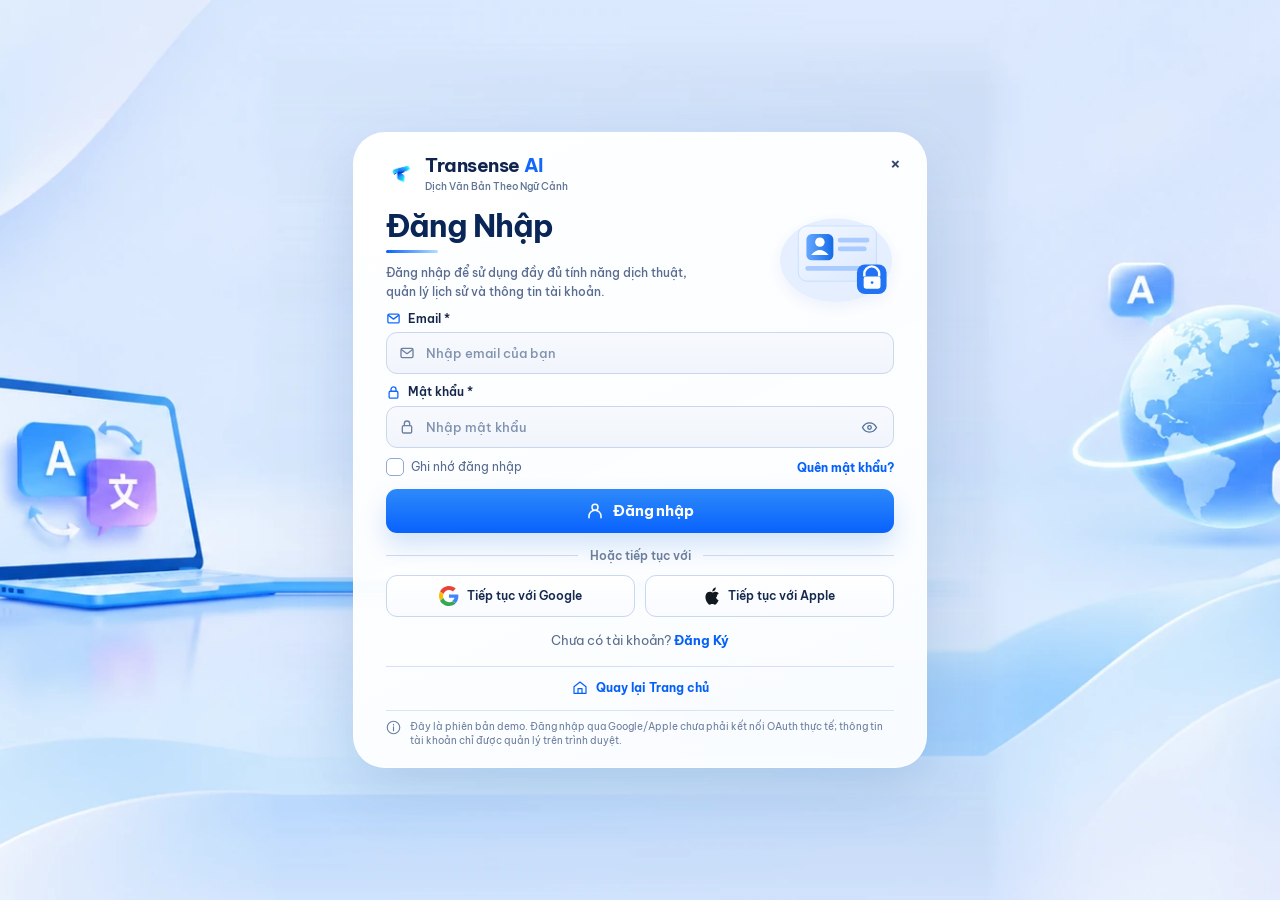
<file: profile.html>
<!DOCTYPE html>

<html lang="vi">
<head>
<meta charset="utf-8"/>
<meta content="width=device-width, initial-scale=1.0" name="viewport"/>
<title>Thông tin tài khoản - Transense AI</title>
<link href="css/style.css" rel="stylesheet"/>
<style>

        /* =========================================================
           TRANSENSE AI - PROFILE DASHBOARD
        ========================================================= */

        * {
            box-sizing: border-box;
        }

        :root {
            --profile-bg: #0a0f1d;
            --profile-bg-2: #0e1628;

            --profile-card: #111a2d;
            --profile-card-2: #15213a;
            --profile-card-3: #192842;

            --profile-border: #253655;
            --profile-border-light: #31466b;

            --profile-text: #f1f5ff;
            --profile-muted: #93a4c3;
            --profile-muted-2: #667896;

            --profile-blue: #4f8cff;
            --profile-blue-2: #2f6fed;
            --profile-blue-soft: rgba(79, 140, 255, 0.11);

            --profile-cyan: #38bdf8;

            --profile-green: #2dd4a8;
            --profile-green-soft: rgba(45, 212, 168, 0.10);

            --profile-red: #fb7185;
            --profile-red-soft: rgba(251, 113, 133, 0.08);

            --profile-purple: #a78bfa;

            --profile-shadow:
                0 20px 60px
                rgba(0, 0, 0, 0.25);
        }


        html {
            scroll-behavior: smooth;
        }


        body {
            min-height: 100vh;

            margin: 0;

            background:

                radial-gradient(
                    circle at 50% -120px,
                    rgba(59, 130, 246, 0.16),
                    transparent 38%
                ),

                radial-gradient(
                    circle at 100% 40%,
                    rgba(56, 189, 248, 0.05),
                    transparent 28%
                ),

                var(--profile-bg);

            color:
                var(--profile-text);
        }


        button,
        input {
            font-family: inherit;
        }


        /* =========================================================
           NAVBAR OVERRIDE
        ========================================================= */

        .navbar {
            border:
                1px solid
                var(--profile-border) !important;

            background:
                rgba(12, 18, 32, 0.92) !important;

            box-shadow:
                0 10px 35px
                rgba(0, 0, 0, 0.20);

            backdrop-filter:
                blur(18px);
        }


        .brand-name {
            color:
                var(--profile-text) !important;
        }


        .demo-badge {
            border-color:
                rgba(79, 140, 255, 0.35) !important;

            background:
                rgba(79, 140, 255, 0.08) !important;

            color:
                #9bbcff !important;
        }


        .nav-links a {
            color:
                var(--profile-muted) !important;
        }


        .nav-links a:hover {
            color:
                var(--profile-text) !important;

            background:
                rgba(255, 255, 255, 0.04) !important;
        }


        .nav-links a.active {
            color:
                #8db5ff !important;

            background:
                rgba(79, 140, 255, 0.12) !important;
        }


        .nav-links svg,
        .account-button svg {
            stroke:
                currentColor !important;
        }


        .account-button {
            border:
                1px solid
                var(--profile-border-light) !important;

            background:
                rgba(79, 140, 255, 0.04) !important;

            color:
                #a8c5ff !important;
        }


        /* =========================================================
           PAGE
        ========================================================= */

        .profile-page {
            width:
                min(
                    1240px,
                    calc(100% - 36px)
                );

            margin:
                0 auto;

            padding:
                58px 0
                70px;
        }


        /* =========================================================
           HEADING
        ========================================================= */

        .profile-heading {
            display: flex;

            align-items: flex-end;
            justify-content: space-between;

            gap: 30px;

            margin-bottom: 28px;
        }


        .profile-heading-left {
            max-width: 720px;
        }


        .profile-heading-label {
            display: flex;

            align-items: center;

            gap: 8px;

            margin-bottom: 10px;

            color:
                #70a2ff;

            font-size: 10px;
            font-weight: 750;

            letter-spacing: 1.8px;
        }


        .profile-heading-label::before {
            content: "";

            width: 7px;
            height: 7px;

            border-radius: 50%;

            background:
                var(--profile-blue);

            box-shadow:
                0 0 12px
                rgba(79, 140, 255, 0.8);
        }


        .profile-heading h1 {
            margin: 0;

            color:
                var(--profile-text);

            font-size:
                clamp(
                    38px,
                    5vw,
                    54px
                );

            line-height: 1.05;

            letter-spacing: -1.8px;
        }


        .profile-heading p {
            max-width: 700px;

            margin:
                13px 0
                0;

            color:
                var(--profile-muted);

            font-size: 13px;

            line-height: 1.75;
        }


        .profile-heading-badge {
            min-height: 38px;

            display: flex;

            align-items: center;

            gap: 8px;

            padding:
                0 13px;

            border:
                1px solid
                rgba(45, 212, 168, 0.23);

            border-radius: 999px;

            background:
                rgba(45, 212, 168, 0.07);

            color:
                var(--profile-green);

            font-size: 9px;
            font-weight: 650;

            white-space: nowrap;
        }


        .profile-heading-badge span {
            width: 7px;
            height: 7px;

            border-radius: 50%;

            background:
                var(--profile-green);

            box-shadow:
                0 0 9px
                rgba(45, 212, 168, 0.65);
        }


        /* =========================================================
           DASHBOARD
        ========================================================= */

        .profile-dashboard {
            overflow: hidden;

            border:
                1px solid
                var(--profile-border);

            border-radius: 24px;

            background:
                linear-gradient(
                    180deg,
                    #10192a,
                    #0e1728
                );

            box-shadow:
                var(--profile-shadow);
        }


        /* =========================================================
           HERO ACCOUNT
        ========================================================= */

        .profile-hero {
            position: relative;

            min-height: 170px;

            display: flex;

            align-items: center;
            justify-content: space-between;

            gap: 30px;

            padding:
                30px;

            overflow: hidden;

            border-bottom:
                1px solid
                var(--profile-border);

            background:

                linear-gradient(
                    100deg,
                    rgba(79, 140, 255, 0.12),
                    transparent 45%
                ),

                linear-gradient(
                    180deg,
                    #15203a,
                    #111a2d
                );
        }


        .profile-hero::before {
            content: "";

            position: absolute;

            width: 340px;
            height: 340px;

            top: -210px;
            right: -60px;

            border:
                1px solid
                rgba(79, 140, 255, 0.12);

            border-radius: 50%;

            background:
                rgba(79, 140, 255, 0.035);
        }


        .profile-hero::after {
            content: "";

            position: absolute;

            width: 220px;
            height: 220px;

            top: -125px;
            right: 35px;

            border-radius: 50%;

            background:
                rgba(56, 189, 248, 0.035);
        }


        .profile-user {
            position: relative;

            z-index: 2;

            display: flex;

            align-items: center;

            gap: 20px;

            min-width: 0;
        }


        .profile-avatar {
            position: relative;

            width: 82px;
            height: 82px;

            display: flex;

            align-items: center;
            justify-content: center;

            flex-shrink: 0;

            border:
                1px solid
                rgba(79, 140, 255, 0.35);

            border-radius: 22px;

            background:
                linear-gradient(
                    145deg,
                    rgba(79, 140, 255, 0.23),
                    rgba(56, 189, 248, 0.06)
                );

            color:
                #8db5ff;

            font-size: 27px;
            font-weight: 800;

            box-shadow:
                0 15px 45px
                rgba(0, 0, 0, 0.24);
        }


        .profile-avatar::after {
            content: "";

            position: absolute;

            right: -3px;
            bottom: -3px;

            width: 18px;
            height: 18px;

            border:
                4px solid
                #142039;

            border-radius: 50%;

            background:
                var(--profile-green);
        }


        .profile-user-name {
            color:
                var(--profile-text);

            font-size: 23px;
            font-weight: 780;

            line-height: 1.2;
        }


        .profile-user-email {
            margin-top: 6px;

            color:
                var(--profile-muted);

            font-size: 11px;
        }


        .profile-user-meta {
            display: flex;

            align-items: center;

            flex-wrap: wrap;

            gap: 8px;

            margin-top: 13px;
        }


        .profile-chip {
            min-height: 28px;

            display: inline-flex;

            align-items: center;

            gap: 6px;

            padding:
                0 10px;

            border:
                1px solid
                var(--profile-border);

            border-radius: 999px;

            background:
                rgba(255, 255, 255, 0.025);

            color:
                var(--profile-muted);

            font-size: 8px;
        }


        .profile-chip svg {
            width: 12px;
            height: 12px;

            fill: none;

            stroke:
                currentColor;

            stroke-width: 1.8;
        }


        .profile-actions {
            position: relative;

            z-index: 2;

            display: flex;

            flex-direction: column;

            align-items: flex-end;

            gap: 11px;
        }


        .profile-status {
            min-height: 35px;

            display: inline-flex;

            align-items: center;

            gap: 7px;

            padding:
                0 12px;

            border:
                1px solid
                rgba(45, 212, 168, 0.20);

            border-radius: 999px;

            background:
                var(--profile-green-soft);

            color:
                var(--profile-green);

            font-size: 9px;
            font-weight: 650;
        }


        .profile-status-dot {
            width: 7px;
            height: 7px;

            border-radius: 50%;

            background:
                var(--profile-green);
        }


        .edit-button {
            min-height: 39px;

            display: inline-flex;

            align-items: center;
            justify-content: center;

            gap: 8px;

            padding:
                0 14px;

            border:
                1px solid
                var(--profile-border-light);

            border-radius: 10px;

            background:
                rgba(255, 255, 255, 0.035);

            color:
                var(--profile-text);

            font-size: 9px;
            font-weight: 650;

            cursor: pointer;

            transition:
                .18s ease;
        }


        .edit-button:hover {
            transform:
                translateY(-1px);

            border-color:
                var(--profile-blue);

            background:
                var(--profile-blue-soft);

            color:
                #9bbcff;
        }


        .edit-button svg {
            width: 13px;
            height: 13px;

            fill: none;

            stroke:
                currentColor;

            stroke-width: 1.8;
        }


        /* =========================================================
           DASHBOARD CONTENT
        ========================================================= */

        .profile-body {
            padding:
                20px;
        }


        /* =========================================================
           STATS
        ========================================================= */

        .profile-stats {
            display: grid;

            grid-template-columns:
                repeat(
                    4,
                    minmax(0, 1fr)
                );

            gap: 13px;

            margin-bottom: 18px;
        }


        .stat-card {
            position: relative;

            min-height: 128px;

            display: flex;

            flex-direction: column;
            justify-content: space-between;

            padding:
                16px;

            overflow: hidden;

            border:
                1px solid
                var(--profile-border);

            border-radius: 15px;

            background:
                linear-gradient(
                    145deg,
                    #15213a,
                    #111a2d
                );

            transition:
                transform .18s ease,
                border-color .18s ease;
        }


        .stat-card:hover {
            transform:
                translateY(-2px);

            border-color:
                var(--profile-border-light);
        }


        .stat-card::after {
            content: "";

            position: absolute;

            width: 90px;
            height: 90px;

            right: -45px;
            top: -45px;

            border-radius: 50%;

            background:
                rgba(79, 140, 255, 0.055);
        }


        .stat-top {
            display: flex;

            align-items: center;
            justify-content: space-between;

            gap: 10px;
        }


        .stat-icon {
            width: 38px;
            height: 38px;

            display: flex;

            align-items: center;
            justify-content: center;

            border:
                1px solid
                rgba(79, 140, 255, 0.20);

            border-radius: 10px;

            background:
                rgba(79, 140, 255, 0.08);

            color:
                #79a8ff;
        }


        .stat-icon.green {
            border-color:
                rgba(45, 212, 168, 0.18);

            background:
                rgba(45, 212, 168, 0.07);

            color:
                var(--profile-green);
        }


        .stat-icon.purple {
            border-color:
                rgba(167, 139, 250, 0.18);

            background:
                rgba(167, 139, 250, 0.07);

            color:
                var(--profile-purple);
        }


        .stat-icon.cyan {
            border-color:
                rgba(56, 189, 248, 0.18);

            background:
                rgba(56, 189, 248, 0.07);

            color:
                var(--profile-cyan);
        }


        .stat-icon svg {
            width: 17px;
            height: 17px;

            fill: none;

            stroke:
                currentColor;

            stroke-width: 1.8;

            stroke-linecap: round;
            stroke-linejoin: round;
        }


        .stat-label {
            color:
                var(--profile-muted-2);

            font-size: 7px;
            font-weight: 700;

            letter-spacing: 1px;
        }


        .stat-value {
            margin-top: 16px;

            color:
                var(--profile-text);

            font-size: 22px;
            font-weight: 780;

            line-height: 1.1;
        }


        .stat-description {
            margin-top: 5px;

            color:
                var(--profile-muted);

            font-size: 8px;
        }


        /* =========================================================
           MAIN GRID
        ========================================================= */

        .profile-main-grid {
            display: grid;

            grid-template-columns:
                minmax(0, 1.5fr)
                minmax(300px, .8fr);

            gap: 14px;
        }


        .dashboard-card {
            position: relative;

            overflow: hidden;

            border:
                1px solid
                var(--profile-border);

            border-radius: 16px;

            background:
                var(--profile-card);
        }


        .dashboard-card::before {
            content: "";

            position: absolute;

            width: 180px;
            height: 180px;

            top: -92px;
            right: -92px;

            border-radius: 50%;

            background:
                rgba(79, 140, 255, 0.04);

            pointer-events: none;
        }


        .dashboard-header {
            min-height: 70px;

            display: flex;

            align-items: center;
            justify-content: space-between;

            gap: 15px;

            padding:
                0 18px;

            border-bottom:
                1px solid
                var(--profile-border);

            background:
                rgba(255, 255, 255, 0.015);
        }


        .dashboard-label {
            margin-bottom: 5px;

            color:
                #7191c7;

            font-size: 7px;
            font-weight: 700;

            letter-spacing: 1.3px;
        }


        .dashboard-title {
            margin: 0;

            color:
                var(--profile-text);

            font-size: 15px;
            font-weight: 720;
        }


        .dashboard-link {
            color:
                #75a6ff;

            font-size: 8px;
            font-weight: 650;

            text-decoration: none;
        }


        /* =========================================================
           INFORMATION
        ========================================================= */

        .info-list {
            padding:
                5px 18px;
        }


        .info-row {
            min-height: 62px;

            display: grid;

            grid-template-columns:
                175px
                minmax(0, 1fr);

            align-items: center;

            gap: 18px;

            border-bottom:
                1px solid
                var(--profile-border);
        }


        .info-row:last-child {
            border-bottom: none;
        }


        .info-label {
            color:
                var(--profile-muted);

            font-size: 9px;
        }


        .info-value {
            color:
                var(--profile-text);

            font-size: 10px;
            font-weight: 650;
        }


        .info-value.active {
            display: flex;

            align-items: center;

            gap: 7px;

            color:
                var(--profile-green);
        }


        .info-value.active::before {
            content: "";

            width: 6px;
            height: 6px;

            border-radius: 50%;

            background:
                var(--profile-green);
        }


        /* =========================================================
           RECENT ACTIVITY
        ========================================================= */

        .recent-list {
            display: flex;

            flex-direction: column;

            gap: 9px;

            padding:
                14px;
        }


        .recent-item {
            display: flex;

            align-items: center;

            gap: 11px;

            padding:
                11px;

            border:
                1px solid
                var(--profile-border);

            border-radius: 11px;

            background:
                var(--profile-card-2);

            transition:
                border-color .18s ease;
        }


        .recent-item:hover {
            border-color:
                var(--profile-border-light);
        }


        .recent-icon {
            width: 36px;
            height: 36px;

            display: flex;

            align-items: center;
            justify-content: center;

            flex-shrink: 0;

            border:
                1px solid
                rgba(79, 140, 255, 0.17);

            border-radius: 9px;

            background:
                rgba(79, 140, 255, 0.07);

            color:
                #79a8ff;
        }


        .recent-icon svg {
            width: 15px;
            height: 15px;

            fill: none;

            stroke:
                currentColor;

            stroke-width: 1.8;
        }


        .recent-text {
            min-width: 0;

            flex: 1;
        }


        .recent-title {
            overflow: hidden;

            color:
                var(--profile-text);

            font-size: 9px;
            font-weight: 650;

            white-space: nowrap;

            text-overflow: ellipsis;
        }


        .recent-date {
            overflow: hidden;

            margin-top: 4px;

            color:
                var(--profile-muted-2);

            font-size: 7px;

            white-space: nowrap;

            text-overflow: ellipsis;
        }


        .recent-empty {
            padding:
                35px 15px;

            color:
                var(--profile-muted);

            font-size: 9px;

            line-height: 1.7;

            text-align: center;
        }


        /* =========================================================
           BOTTOM GRID
        ========================================================= */

        .profile-bottom-grid {
            display: grid;

            grid-template-columns:
                minmax(0, 1.25fr)
                minmax(300px, .75fr);

            gap: 14px;

            margin-top: 14px;
        }


        /* =========================================================
           QUICK ACTIONS
        ========================================================= */

        .quick-actions {
            display: grid;

            grid-template-columns:
                repeat(
                    2,
                    minmax(0, 1fr)
                );

            gap: 10px;

            padding:
                14px;
        }


        .quick-action {
            min-height: 78px;

            display: flex;

            align-items: center;

            gap: 12px;

            padding:
                13px;

            border:
                1px solid
                var(--profile-border);

            border-radius: 11px;

            background:
                var(--profile-card-2);

            color:
                var(--profile-text);

            text-decoration: none;

            cursor: pointer;

            transition:
                transform .18s ease,
                border-color .18s ease,
                background .18s ease;
        }


        button.quick-action {
            width: 100%;

            font-family: inherit;

            text-align: left;
        }


        .quick-action:hover {
            transform:
                translateY(-1px);

            border-color:
                rgba(79, 140, 255, 0.45);

            background:
                #182743;
        }


        .quick-action-icon {
            width: 39px;
            height: 39px;

            display: flex;

            align-items: center;
            justify-content: center;

            flex-shrink: 0;

            border:
                1px solid
                rgba(79, 140, 255, 0.19);

            border-radius: 10px;

            background:
                rgba(79, 140, 255, 0.075);

            color:
                #80acff;
        }


        .quick-action-icon svg {
            width: 16px;
            height: 16px;

            fill: none;

            stroke:
                currentColor;

            stroke-width: 1.8;
        }


        .quick-action strong {
            display: block;

            margin-bottom: 4px;

            color:
                var(--profile-text);

            font-size: 9px;
        }


        .quick-action span {
            color:
                var(--profile-muted);

            font-size: 7px;

            line-height: 1.5;
        }


        /* =========================================================
           SYSTEM
        ========================================================= */

        .system-list {
            padding:
                6px 17px;
        }


        .system-row {
            min-height: 51px;

            display: flex;

            align-items: center;
            justify-content: space-between;

            gap: 15px;

            border-bottom:
                1px solid
                var(--profile-border);
        }


        .system-row:last-child {
            border-bottom: none;
        }


        .system-row span {
            color:
                var(--profile-muted);

            font-size: 9px;
        }


        .system-row strong {
            color:
                var(--profile-text);

            font-size: 9px;
            font-weight: 650;
        }


        .system-row strong.green {
            color:
                var(--profile-green);
        }


        .system-row strong.blue {
            color:
                #79a8ff;
        }


        /* =========================================================
           LOGOUT
        ========================================================= */

        .danger-zone {
            display: flex;

            align-items: center;
            justify-content: space-between;

            gap: 20px;

            margin-top: 14px;

            padding:
                16px 18px;

            border:
                1px solid
                rgba(251, 113, 133, 0.17);

            border-radius: 14px;

            background:
                rgba(251, 113, 133, 0.035);
        }


        .danger-title {
            margin-bottom: 4px;

            color:
                var(--profile-text);

            font-size: 10px;
            font-weight: 650;
        }


        .danger-description {
            color:
                var(--profile-muted);

            font-size: 8px;
        }


        .logout-button {
            min-height: 39px;

            display: inline-flex;

            align-items: center;
            justify-content: center;

            gap: 7px;

            padding:
                0 14px;

            border:
                1px solid
                rgba(251, 113, 133, 0.28);

            border-radius: 9px;

            background:
                rgba(251, 113, 133, 0.06);

            color:
                var(--profile-red);

            font-size: 9px;
            font-weight: 650;

            white-space: nowrap;

            cursor: pointer;
        }


        .logout-button:hover {
            border-color:
                var(--profile-red);

            background:
                rgba(251, 113, 133, 0.10);
        }


        .logout-button svg {
            width: 14px;
            height: 14px;

            fill: none;

            stroke:
                currentColor;

            stroke-width: 1.8;
        }


        /* =========================================================
           FOOTER
        ========================================================= */

        .footer {
            border-top:
                1px solid
                var(--profile-border) !important;

            color:
                var(--profile-muted-2) !important;
        }


        .footer strong {
            color:
                var(--profile-muted) !important;
        }


        /* =========================================================
           MODAL
        ========================================================= */

        .profile-modal {
            position: fixed;

            inset: 0;

            z-index: 99999;

            display: none;

            align-items: center;
            justify-content: center;

            padding: 18px;

            background:
                rgba(2, 6, 15, 0.78);

            backdrop-filter:
                blur(9px);
        }


        .profile-modal.show {
            display: flex;
        }


        .modal-card {
            width:
                min(
                    470px,
                    100%
                );

            overflow: hidden;

            border:
                1px solid
                var(--profile-border-light);

            border-radius: 18px;

            background:
                #10192b;

            box-shadow:
                0 30px 90px
                rgba(0, 0, 0, .55);
        }


        .modal-header {
            display: flex;

            align-items: center;
            justify-content: space-between;

            gap: 15px;

            padding:
                18px 20px;

            border-bottom:
                1px solid
                var(--profile-border);
        }


        .modal-header h2 {
            margin: 0;

            color:
                var(--profile-text);

            font-size: 16px;
        }


        .modal-close {
            width: 34px;
            height: 34px;

            display: flex;

            align-items: center;
            justify-content: center;

            border:
                1px solid
                var(--profile-border);

            border-radius: 9px;

            background:
                var(--profile-card-2);

            color:
                var(--profile-muted);

            font-size: 18px;

            cursor: pointer;
        }


        .modal-body {
            padding:
                20px;
        }


        .form-group {
            margin-bottom: 16px;
        }


        .form-group label {
            display: block;

            margin-bottom: 7px;

            color:
                var(--profile-text);

            font-size: 9px;
            font-weight: 650;
        }


        .form-group input {
            width: 100%;
            height: 47px;

            padding:
                0 13px;

            border:
                1px solid
                var(--profile-border);

            border-radius: 10px;

            outline: none;

            background:
                var(--profile-card-2);

            color:
                var(--profile-text);

            font-size: 11px;
        }


        .form-group input:focus {
            border-color:
                var(--profile-blue);

            box-shadow:
                0 0 0 3px
                rgba(79, 140, 255, 0.08);
        }


        .modal-note {
            color:
                var(--profile-muted-2);

            font-size: 8px;

            line-height: 1.6;
        }


        .modal-actions {
            display: grid;

            grid-template-columns:
                1fr 1fr;

            gap: 9px;

            margin-top: 20px;
        }


        .modal-btn {
            min-height: 43px;

            border:
                1px solid
                var(--profile-border);

            border-radius: 10px;

            background:
                var(--profile-card-2);

            color:
                var(--profile-text);

            font-size: 9px;
            font-weight: 650;

            cursor: pointer;
        }


        .modal-btn.primary {
            border-color:
                var(--profile-blue-2);

            background:
                var(--profile-blue-2);

            color: white;
        }


        /* =========================================================
           TOAST
        ========================================================= */

        .profile-toast {
            position: fixed;

            right: 22px;
            bottom: 22px;

            z-index: 100000;

            display: flex;

            align-items: center;

            gap: 8px;

            padding:
                12px 14px;

            border:
                1px solid
                var(--profile-border-light);

            border-radius: 11px;

            background:
                #121d32;

            color:
                var(--profile-text);

            font-size: 9px;

            box-shadow:
                var(--profile-shadow);

            opacity: 0;

            transform:
                translateY(15px);

            pointer-events: none;

            transition:
                .2s ease;
        }


        .profile-toast.show {
            opacity: 1;

            transform:
                translateY(0);
        }


        .toast-dot {
            width: 7px;
            height: 7px;

            border-radius: 50%;

            background:
                var(--profile-green);
        }


        /* =========================================================
           RESPONSIVE
        ========================================================= */



        /* =========================================================
           LIGHT THEME OVERRIDES FOR PROFILE PAGE
        ========================================================= */

        html[data-theme="light"] body {
            background:
                radial-gradient(
                    circle at 50% -120px,
                    rgba(59, 130, 246, 0.10),
                    transparent 40%
                ),
                radial-gradient(
                    circle at 100% 28%,
                    rgba(56, 189, 248, 0.06),
                    transparent 24%
                ),
                #f4f7fc;

            color: #172033;
        }


        html[data-theme="light"] .navbar {
            border-color: rgba(148, 163, 184, 0.28) !important;
            background: rgba(255, 255, 255, 0.92) !important;
            box-shadow: 0 12px 30px rgba(15, 23, 42, 0.08);
        }


        html[data-theme="light"] .brand-name {
            color: #172033 !important;
        }


        html[data-theme="light"] .demo-badge {
            border-color: rgba(59, 130, 246, 0.22) !important;
            background: rgba(59, 130, 246, 0.08) !important;
            color: #2563eb !important;
        }


        html[data-theme="light"] .nav-links a {
            color: #516074 !important;
        }


        html[data-theme="light"] .nav-links a:hover {
            color: #172033 !important;
            background: rgba(59, 130, 246, 0.06) !important;
        }


        html[data-theme="light"] .account-button {
            border-color: rgba(59, 130, 246, 0.26) !important;
            background: rgba(255, 255, 255, 0.88) !important;
            color: #1e3a8a !important;
        }


        html[data-theme="light"] .profile-heading-badge {
            border-color: rgba(16, 185, 129, 0.18);
            background: rgba(16, 185, 129, 0.08);
            color: #059669;
        }


        html[data-theme="light"] .profile-dashboard {
            border-color: rgba(148, 163, 184, 0.24);
            background:
                linear-gradient(
                    180deg,
                    #ffffff,
                    #f8fbff
                );
            box-shadow: 0 20px 50px rgba(15, 23, 42, 0.08);
        }


        html[data-theme="light"] .profile-hero {
            border-bottom-color: rgba(148, 163, 184, 0.22);
            background:
                linear-gradient(
                    100deg,
                    rgba(59, 130, 246, 0.10),
                    transparent 45%
                ),
                linear-gradient(
                    180deg,
                    #f4f8ff,
                    #eef4ff
                );
        }


        html[data-theme="light"] .profile-hero::before {
            border-color: rgba(59, 130, 246, 0.10);
            background: rgba(59, 130, 246, 0.04);
        }


        html[data-theme="light"] .profile-hero::after {
            background: rgba(14, 165, 233, 0.06);
            box-shadow: 0 0 0 70px rgba(59, 130, 246, 0.035);
        }


        html[data-theme="light"] .profile-avatar {
            border-color: rgba(59, 130, 246, 0.26);
            background:
                linear-gradient(
                    145deg,
                    rgba(59, 130, 246, 0.18),
                    rgba(14, 165, 233, 0.08)
                );
            color: #2563eb;
            box-shadow: 0 18px 40px rgba(59, 130, 246, 0.12);
        }


        html[data-theme="light"] .profile-user-name,
        html[data-theme="light"] .stat-value,
        html[data-theme="light"] .dashboard-title,
        html[data-theme="light"] .info-value,
        html[data-theme="light"] .recent-title,
        html[data-theme="light"] .system-row strong,
        html[data-theme="light"] .danger-title,
        html[data-theme="light"] .modal-header h2,
        html[data-theme="light"] .form-group label,
        html[data-theme="light"] .modal-btn,
        html[data-theme="light"] .edit-button {
            color: #172033;
        }


        html[data-theme="light"] .profile-user-email,
        html[data-theme="light"] .profile-heading p,
        html[data-theme="light"] .stat-description,
        html[data-theme="light"] .info-label,
        html[data-theme="light"] .recent-empty,
        html[data-theme="light"] .recent-date,
        html[data-theme="light"] .quick-action span,
        html[data-theme="light"] .system-row span,
        html[data-theme="light"] .danger-description,
        html[data-theme="light"] .modal-note {
            color: #5c6b80;
        }


        html[data-theme="light"] .profile-chip {
            border-color: rgba(148, 163, 184, 0.22);
            background: rgba(255, 255, 255, 0.74);
            color: #47607f;
        }


        html[data-theme="light"] .profile-status {
            border-color: rgba(16, 185, 129, 0.18);
            background: rgba(16, 185, 129, 0.08);
            color: #059669;
        }


        html[data-theme="light"] .edit-button {
            border-color: rgba(148, 163, 184, 0.24);
            background: rgba(255, 255, 255, 0.82);
        }


        html[data-theme="light"] .edit-button:hover {
            border-color: rgba(59, 130, 246, 0.38);
            background: rgba(59, 130, 246, 0.08);
            color: #1d4ed8;
        }


        html[data-theme="light"] .stat-card,
        html[data-theme="light"] .dashboard-card,
        html[data-theme="light"] .recent-item,
        html[data-theme="light"] .quick-action,
        html[data-theme="light"] .modal-card,
        html[data-theme="light"] .profile-toast {
            border-color: rgba(148, 163, 184, 0.22);
            background: linear-gradient(180deg, #ffffff, #fbfdff);
            box-shadow: 0 12px 30px rgba(15, 23, 42, 0.05);
        }


        html[data-theme="light"] .stat-card {
            background:
                radial-gradient(circle at top right, rgba(59,130,246,0.08), transparent 28%),
                linear-gradient(145deg, #ffffff, #f7faff);
        }


        html[data-theme="light"] .stat-card::after {
            background: rgba(59, 130, 246, 0.05);
        }

        html[data-theme="light"] .dashboard-card::before {
            background: rgba(59, 130, 246, 0.06);
        }

        html[data-theme="light"] .dashboard-card::after {
            content: "";
            position: absolute;
            inset: 0;
            background: linear-gradient(180deg, rgba(59,130,246,0.025), transparent 120px);
            pointer-events: none;
        }


        html[data-theme="light"] .dashboard-header,
        html[data-theme="light"] .info-row,
        html[data-theme="light"] .system-row,
        html[data-theme="light"] .modal-header,
        html[data-theme="light"] .footer {
            border-color: rgba(148, 163, 184, 0.22) !important;
        }


        html[data-theme="light"] .dashboard-header {
            background: linear-gradient(180deg, rgba(59, 130, 246, 0.06), rgba(59, 130, 246, 0.03));
        }


        html[data-theme="light"] .dashboard-label,
        html[data-theme="light"] .stat-label {
            color: #5f7aa3;
        }


        html[data-theme="light"] .dashboard-link {
            color: #2563eb;
        }


        html[data-theme="light"] .recent-item:hover,
        html[data-theme="light"] .quick-action:hover,
        html[data-theme="light"] .stat-card:hover {
            border-color: rgba(59, 130, 246, 0.32);
        }


        html[data-theme="light"] .recent-icon,
        html[data-theme="light"] .quick-action-icon,
        html[data-theme="light"] .stat-icon {
            border-color: rgba(59, 130, 246, 0.18);
            background: rgba(59, 130, 246, 0.08);
            color: #2563eb;
        }


        html[data-theme="light"] .stat-icon.green {
            border-color: rgba(16, 185, 129, 0.18);
            background: rgba(16, 185, 129, 0.08);
            color: #059669;
        }


        html[data-theme="light"] .stat-icon.cyan {
            border-color: rgba(14, 165, 233, 0.18);
            background: rgba(14, 165, 233, 0.08);
            color: #0284c7;
        }


        html[data-theme="light"] .stat-icon.purple {
            border-color: rgba(139, 92, 246, 0.18);
            background: rgba(139, 92, 246, 0.08);
            color: #7c3aed;
        }


        html[data-theme="light"] .form-group input {
            border-color: rgba(148, 163, 184, 0.26);
            background: #ffffff;
            color: #172033;
        }


        html[data-theme="light"] .modal-close {
            border-color: rgba(148, 163, 184, 0.22);
            background: #f8fbff;
            color: #55657a;
        }


        html[data-theme="light"] .modal-btn {
            border-color: rgba(148, 163, 184, 0.22);
            background: #f8fbff;
        }


        html[data-theme="light"] .modal-btn.primary {
            border-color: #2563eb;
            background: #2563eb;
            color: #ffffff;
        }


        html[data-theme="light"] .profile-toast {
            background: #ffffff;
            color: #172033;
        }


        html[data-theme="light"] .footer {
            color: #657488 !important;
        }


        html[data-theme="light"] .footer strong {
            color: #1b2940 !important;
        }


        @media
        (max-width: 980px) {

            .profile-stats {
                grid-template-columns:
                    repeat(
                        2,
                        minmax(0, 1fr)
                    );
            }


            .profile-main-grid,
            .profile-bottom-grid {
                grid-template-columns: 1fr;
            }

        }


        @media
        (max-width: 720px) {

            .profile-page {
                width:
                    calc(100% - 20px);

                padding:
                    34px 0
                    50px;
            }


            .profile-heading {
                align-items:
                    flex-start;

                flex-direction:
                    column;

                gap: 15px;
            }


            .profile-heading h1 {
                font-size:
                    34px;
            }


            .profile-hero {
                align-items:
                    flex-start;

                flex-direction:
                    column;

                padding:
                    22px;
            }


            .profile-actions {
                width: 100%;

                align-items:
                    stretch;
            }


            .profile-status,
            .edit-button {
                width: 100%;

                justify-content:
                    center;
            }


            .profile-body {
                padding:
                    12px;
            }


            .profile-stats {
                gap: 9px;
            }


            .info-row {
                grid-template-columns:
                    1fr;

                gap: 6px;

                padding:
                    13px 0;
            }


            .quick-actions {
                grid-template-columns:
                    1fr;
            }


            .danger-zone {
                align-items:
                    stretch;

                flex-direction:
                    column;
            }


            .logout-button {
                width: 100%;
            }

        }


        @media
        (max-width: 480px) {

            .profile-stats {
                grid-template-columns:
                    1fr;
            }


            .profile-user {
                align-items:
                    flex-start;
            }


            .profile-avatar {
                width: 60px;
                height: 60px;

                border-radius: 16px;

                font-size: 20px;
            }


            .profile-user-name {
                font-size:
                    18px;
            }


            .modal-actions {
                grid-template-columns:
                    1fr;
            }

        }

    
        /* Profile inline styles must honor the shared tab accent. */
        html[data-theme] .navbar .nav-links a.nav-page,
        html[data-theme] .navbar .nav-links a.nav-page:hover,
        html[data-theme] .navbar .nav-links a.nav-page.active {
            color:var(--nav-accent) !important;
            background:transparent !important;
        }

    
/* ===== LIGHT PROFILE: STRONGER BLUE ACCENTS ===== */
html[data-theme="light"] .profile-dashboard {
  border-color: #c2d5f3 !important;
  box-shadow: 0 22px 55px rgba(35, 88, 170, .10) !important;
}
html[data-theme="light"] .profile-hero {
  background:
    radial-gradient(circle at 91% 4%, rgba(44, 112, 238, .18), transparent 35%),
    linear-gradient(110deg, rgba(42, 111, 234, .15), rgba(123, 176, 255, .12) 45%, rgba(66, 132, 239, .10)),
    linear-gradient(180deg, #eaf2ff, #e2edff) !important;
  border-bottom: 1px solid #c4d7f5 !important;
}
html[data-theme="light"] .profile-hero::before {
  border-color: rgba(37, 99, 235, .23) !important;
  background: rgba(37, 99, 235, .075) !important;
}
html[data-theme="light"] .profile-hero::after {
  background: rgba(37, 99, 235, .085) !important;
  box-shadow: 0 0 0 70px rgba(37, 99, 235, .045) !important;
}
html[data-theme="light"] .profile-avatar {
  background: linear-gradient(145deg, #c0d8ff, #d7e9ff) !important;
  border-color: #80adf5 !important;
  color: #1d4ed8 !important;
}
html[data-theme="light"] .stat-card {
  background:
    radial-gradient(circle at 100% 0%, rgba(51, 112, 228, .14), transparent 35%),
    linear-gradient(145deg, #ffffff, #eff5ff) !important;
  border-color: #c7d8f2 !important;
  box-shadow: 0 10px 28px rgba(37, 99, 235, .065) !important;
}
html[data-theme="light"] .stat-card::after {
  background: rgba(37, 99, 235, .115) !important;
}
html[data-theme="light"] .stat-icon:not(.green):not(.purple):not(.cyan) {
  background: #e0ebff !important;
  border-color: #b7cff9 !important;
  color: #2563eb !important;
}
html[data-theme="light"] .dashboard-card {
  border-color: #c9d9f0 !important;
  box-shadow: 0 10px 28px rgba(37, 99, 235, .055) !important;
}
html[data-theme="light"] .dashboard-card::before {
  background: rgba(37, 99, 235, .11) !important;
}
html[data-theme="light"] .dashboard-card::after {
  background: linear-gradient(180deg, rgba(37, 99, 235, .06), transparent 135px) !important;
}
html[data-theme="light"] .dashboard-header {
  background: linear-gradient(120deg, #e8f1ff, #f2f7ff) !important;
  border-color: #c9d9f0 !important;
}
html[data-theme="light"] .dashboard-label,
html[data-theme="light"] .stat-label {
  color: #285ab0 !important;
}


/* Responsive fixes */

@media(max-width:760px){
 .profile-page{width:calc(100% - 20px)!important;}
 .profile-dashboard,.profile-body,.profile-hero{min-width:0;max-width:100%;}
 .profile-user{min-width:0;max-width:100%;}
 .profile-user-name,.profile-user-email{overflow-wrap:anywhere;}
 .profile-stats{grid-template-columns:repeat(2,minmax(0,1fr))!important;}
 .profile-main-grid{grid-template-columns:minmax(0,1fr)!important;}
 .dashboard-card{min-width:0;}
 .info-row{grid-template-columns:minmax(0,1fr)!important;gap:6px;}
 .stat-card{min-width:0;padding:12px;}
}
@media(max-width:390px){.profile-stats{grid-template-columns:minmax(0,1fr)!important;}}


/* PROFILE COLOR HARMONY — dark mode only.
   Match the neutral charcoal panels on Translation / History / About. */
html:not([data-theme="light"]) {
    --profile-bg: #1b1f25;
    --profile-bg-2: #20252c;
    --profile-card: #242930;
    --profile-card-2: #272d35;
    --profile-card-3: #2b323b;
    --profile-border: #3b4654;
    --profile-border-light: #526175;
    --profile-text: #f2f5fa;
    --profile-muted: #b1bdcf;
    --profile-muted-2: #8594aa;
    --profile-blue-soft: rgba(79,140,255,.11);
    --profile-shadow: 0 18px 48px rgba(0,0,0,.16);
}
html:not([data-theme="light"]) body {
    background: radial-gradient(circle at 52% -16%,rgba(75,113,173,.11),transparent 45%), #1b1f25 !important;
    color: var(--profile-text);
}
html:not([data-theme="light"]) .profile-dashboard {
    border-color: var(--profile-border);
    background: linear-gradient(180deg,#232830,#20252c) !important;
    box-shadow: 0 18px 48px rgba(0,0,0,.14);
}
html:not([data-theme="light"]) .profile-hero {
    background: radial-gradient(circle at 92% -8%,rgba(79,140,255,.13),transparent 35%),linear-gradient(118deg,#28354a 0%,#252c37 53%,#222831 100%) !important;
    border-bottom-color: var(--profile-border);
}
html:not([data-theme="light"]) .profile-hero::before {
    border-color:rgba(116,162,236,.16);background:rgba(79,140,255,.035);
}
html:not([data-theme="light"]) .profile-hero::after { background:rgba(56,189,248,.03); }
html:not([data-theme="light"]) .profile-body { background:#21262d; }
html:not([data-theme="light"]) .stat-card {
    background:radial-gradient(circle at right top,rgba(79,140,255,.08),transparent 42%),linear-gradient(145deg,#292f38,#252b33) !important;
    border-color:#414c5b;
}
html:not([data-theme="light"]) .stat-card::after { background:rgba(79,140,255,.055); }
html:not([data-theme="light"]) .dashboard-card {
    background:#272c34 !important;
    border-color:#404b59;
}
html:not([data-theme="light"]) .dashboard-header {
    background:linear-gradient(115deg,rgba(84,121,181,.08),rgba(255,255,255,.018)) !important;
    border-bottom-color:#414c5a;
}
html:not([data-theme="light"]) .dashboard-card::before { background:rgba(79,140,255,.055); }
html:not([data-theme="light"]) .navbar {
    background:rgba(35,40,47,.97) !important;
    border-color:#424c58 !important;
}
html:not([data-theme="light"]) .brand-name {color:#f2f5fa !important;}
html:not([data-theme="light"]) .nav-links a {color:var(--nav-accent,var(--profile-muted)) !important;}
html:not([data-theme="light"]) .nav-links a.active { background:transparent !important; }
html:not([data-theme="light"]) .info-row,
html:not([data-theme="light"]) .system-row { border-bottom-color:#414b59; }


/* OCT 23 — MIDNIGHT BLUE PROFILE CENTER */
html:not([data-theme="light"]){--profile-bg:#1E242D;--profile-bg-2:#202730;--profile-card:#252E3B;--profile-card-2:#252E3B;--profile-card-3:#252E3B;--profile-border:#3B4A5E;--profile-border-light:#4A5B71;--profile-text:#F5F8FF;--profile-muted:#A5B7CE;--profile-muted-2:#91A4BE;}
html:not([data-theme="light"]) .profile-dashboard{background:#1E242D!important;border:1px solid #3B4A5E!important;box-shadow:0 16px 38px rgba(0,0,0,.14)!important;}
html:not([data-theme="light"]) .profile-body{background:#1E242D!important;}
html:not([data-theme="light"]) .profile-hero{background:linear-gradient(110deg,#172A4D,#1D2D49 65%,#202D41)!important;border-bottom:1px solid #344F75!important;}
html:not([data-theme="light"]) .stat-card{background:#252E3B!important;border:1px solid #3B4A5E!important;box-shadow:none!important;}
html:not([data-theme="light"]) .dashboard-card{background:#252E3B!important;border:1px solid #3B4A5E!important;box-shadow:none!important;}
html:not([data-theme="light"]) .dashboard-card-header{background:#283345!important;}
html:not([data-theme="light"]) .profile-avatar{background:#284875!important;border-color:#426FAC!important;}
html[data-theme="light"] .profile-dashboard{border-color:#D8E5F5!important;box-shadow:0 16px 42px rgba(25,74,137,.10)!important;}
html[data-theme="light"] .profile-hero{background:linear-gradient(110deg,#E5EFFF,#EDF7FF)!important;}
html[data-theme="light"] .stat-card{background:#F9FBFE!important;border-color:#DAE6F5!important;}
html[data-theme="light"] .dashboard-card{background:#FFF!important;border-color:#DAE6F5!important;}


/* FINAL PROFILE THEME AND MODAL POLISH */
.profile-page,.profile-dashboard{font-family:Arial,'Segoe UI',sans-serif!important}
html:not([data-theme="light"]) .profile-dashboard{background:#1E242D!important;border-color:#3B4A5E!important}
html:not([data-theme="light"]) .profile-hero{background:linear-gradient(112deg,#172A4D,#1D2D49 65%,#202D41)!important}
html[data-theme="light"] .profile-dashboard{background:#fff!important;border-color:#d7e5f7!important}
html[data-theme="light"] .profile-hero{background:linear-gradient(120deg,#e9f3ff,#f5faff)!important}
.profile-modal{z-index:10050!important}
.profile-modal .modal-card{max-width:520px!important;width:calc(100% - 32px)!important;border-radius:20px!important;overflow:hidden!important;font-family:Arial,'Segoe UI',sans-serif!important}
.profile-modal .modal-header h2{font-size:22px!important;font-weight:700!important;letter-spacing:-.35px!important;line-height:1.3!important}
.profile-modal .modal-close{display:grid!important;place-items:center!important;width:38px!important;height:38px!important;font-size:25px!important;line-height:1!important;cursor:pointer!important;position:relative!important;z-index:3!important;pointer-events:auto!important}
.profile-modal .form-group label{font-size:13px!important;font-weight:600!important}
.profile-modal .form-group input{font-size:14px!important;min-height:46px!important}
.profile-modal .modal-btn{font-size:14px!important;font-weight:600!important;cursor:pointer!important}
.profile-modal .modal-note{font-size:12px!important;line-height:1.6!important}

</style>
<link href="css/floating-premium.css?v=20261023-spacing2" rel="stylesheet"/>
<link href="css/clean-floating-final.css?v=20261023-1" rel="stylesheet"/>
<link href="css/account-actions-final.css?v=20261023-3" rel="stylesheet"/>
<link href="css/final-static-polish.css?v=20261023-final" rel="stylesheet"/>
<link href="css/transense-v13-final.css?v=20261102" rel="stylesheet"/><link href="css/transense-v14-refinement.css?v=20261102" rel="stylesheet"/><link href="css/transense-v15-polish.css?v=20261102" rel="stylesheet"/><link href="css/transense-v16-history.css?v=20261102" rel="stylesheet"/><script>try { document.documentElement.classList.toggle('v15-guest', localStorage.getItem('isLoggedIn') !== 'true'); } catch(e) {document.documentElement.classList.add('v15-guest');}</script><link rel="preconnect" href="https://fonts.googleapis.com"/><link rel="preconnect" href="https://fonts.gstatic.com" crossorigin/><link href="https://fonts.googleapis.com/css2?family=Be+Vietnam+Pro:wght@400;500;600;700;800&display=swap" rel="stylesheet"/>
<link href="css/transense-v17-unified.css?v=20261102" rel="stylesheet"/>
<link rel="stylesheet" href="css/transense-v21-menu.css?v=21.0"/>
<link rel="stylesheet" href="css/transense-v28-fixes.css?v=28.0"/>
<link rel="stylesheet" href="css/transense-v30-approved.css?v=30.2"/>
</head>
<body>
<!-- =========================================================
     NAVBAR
========================================================= -->
<header class="navbar ts13-navbar" id="top" role="banner">
<a aria-label="Transense AI – Trang chủ" class="brand ts13-brand" href="index.html">
<img alt="" class="brand-logo" height="44" src="images/transense-logo-mark.png" width="44"/>
<span class="brand-name">Transense <span class="brand-ai">AI</span></span>
</a>
<nav aria-label="Điều hướng chính" class="nav-links ts13-links"><a class="nav-page" data-nav="index.html" href="index.html">Trang chủ</a><a href="index.html#whyChoose">Tính năng</a><a href="index.html#howItWorks">Hướng dẫn</a><a class="nav-page v15-history-link" data-nav="history.html" href="history.html">Lịch sử</a><a class="nav-page" data-nav="about.html" href="about.html">Giới thiệu</a></nav>
<div class="ts13-actions">
<button aria-label="Đổi chế độ sáng tối" class="header-theme-btn ts13-theme" type="button"><svg aria-hidden="true" class="" fill="none" height="24" stroke="currentColor" stroke-linecap="round" stroke-linejoin="round" stroke-width="1.9" viewbox="0 0 24 24" width="24"><circle cx="12" cy="12" r="4"></circle><path d="M12 2v2m0 16v2M4.93 4.93l1.42 1.42m11.3 11.3 1.42 1.42M2 12h2m16 0h2M4.93 19.07l1.42-1.42m11.3-11.3 1.42-1.42"></path></svg></button>
<div class="guest-auth-buttons guest-only ts13-guest-auth">
<a class="header-auth-btn outline" href="login.html">Đăng nhập</a>
<a class="header-auth-btn solid" href="register.html">Đăng ký</a>
</div>
<div class="auth-only nav-user-wrap ts13-account">
<a aria-haspopup="true" aria-label="Mở menu tài khoản" class="account-button nav-user-trigger" href="profile.html" id="accountButton">
<svg viewbox="0 0 24 24"><circle cx="12" cy="8" r="4"></circle><path d="M4 21C4 17 7 14 12 14C17 14 20 17 20 21"></path></svg>
<span id="navAccountName">Tài khoản</span>
<span aria-hidden="true" class="v15-user-chevron">⌄</span></a>
<div aria-label="Menu người dùng" class="user-dropdown">
<div class="account-dropdown-person"><div aria-hidden="true" class="account-dropdown-avatar">T</div><div><strong class="account-dropdown-name">Tài khoản</strong><small>Tài khoản Demo</small></div></div>
<a class="account-action-stable" href="profile.html"><span aria-hidden="true" class="menu-icon"><svg aria-hidden="true" fill="none" height="20" stroke="currentColor" stroke-linecap="round" stroke-linejoin="round" stroke-width="1.9" viewbox="0 0 24 24" width="20"><circle cx="12" cy="8" r="4"></circle><path d="M4 21v-2a8 8 0 0 1 16 0v2"></path></svg></span><span class="menu-action-label">Thông tin tài khoản</span><span aria-hidden="true">›</span></a>
<button class="menu-placeholder account-action-stable" disabled="" type="button"><span aria-hidden="true" class="menu-icon"><svg aria-hidden="true" fill="none" height="20" stroke="currentColor" stroke-linecap="round" stroke-linejoin="round" stroke-width="1.9" viewbox="0 0 24 24" width="20"><path d="M18 8a6 6 0 0 0-12 0c0 7-3 7-3 9h18c0-2-3-2-3-9"></path><path d="M10 21h4"></path></svg></span><span class="menu-action-label">Thông báo</span><small>Sắp ra mắt</small></button>
<button class="menu-placeholder account-action-stable" disabled="" type="button"><span aria-hidden="true" class="menu-icon"><svg aria-hidden="true" fill="none" height="20" stroke="currentColor" stroke-linecap="round" stroke-linejoin="round" stroke-width="1.9" viewbox="0 0 24 24" width="20"><path d="M3 14v-3a9 9 0 0 1 18 0v3"></path><path d="M21 16a3 3 0 0 1-3 3h-1v-6h1a3 3 0 0 1 3 3Z"></path><path d="M3 16a3 3 0 0 0 3 3h1v-6H6a3 3 0 0 0-3 3Z"></path><path d="M18 19a5 5 0 0 1-5 3h-2"></path></svg></span><span class="menu-action-label">Trợ giúp &amp; hỗ trợ</span><small>Sắp ra mắt</small></button>
<button class="menu-placeholder account-action-stable" disabled="" type="button"><span aria-hidden="true" class="menu-icon"><svg aria-hidden="true" fill="none" height="20" stroke="currentColor" stroke-linecap="round" stroke-linejoin="round" stroke-width="1.9" viewbox="0 0 24 24" width="20"><path d="M12 8a4 4 0 1 0 0 8 4 4 0 0 0 0-8Z"></path><path d="m19.4 15 .1.1 1.4 1.4-2.4 2.4-1.4-1.4A8 8 0 0 1 14 19v2h-4v-2a8 8 0 0 1-3.1-1.5l-1.4 1.4-2.4-2.4 1.4-1.4A8 8 0 0 1 3 13h-2v-3h2a8 8 0 0 1 1.5-3.1L3.1 5.5l2.4-2.4 1.4 1.4A8 8 0 0 1 10 3V1h4v2a8 8 0 0 1 3.1 1.5l1.4-1.4 2.4 2.4-1.4 1.4A8 8 0 0 1 21 10h2v3h-2a8 8 0 0 1-1.6 2Z"></path></svg></span><span class="menu-action-label">Cài đặt</span><small>Thiết kế sau</small></button>
<div class="menu-theme"><span aria-hidden="true" class="menu-theme-icon"><svg aria-hidden="true" fill="none" stroke="currentColor" stroke-linecap="round" stroke-linejoin="round" stroke-width="1.8" viewbox="0 0 24 24" xmlns="http://www.w3.org/2000/svg"><circle cx="12" cy="12" r="4"></circle><path d="M12 2v2m0 16v2M4.9 4.9l1.5 1.5m11.2 11.2 1.5 1.5M2 12h2m16 0h2M4.9 19.1l1.5-1.5M17.6 6.4l1.5-1.5"></path></svg></span><span>Chế độ: <strong class="theme-mode-name">Tối</strong></span><button aria-checked="false" aria-label="Bật chế độ sáng hoặc tối" class="theme-toggle" role="switch" type="button"><span class="theme-knob"></span></button></div>
<button class="menu-logout" type="button"><span aria-hidden="true" class="menu-logout-icon"><svg aria-hidden="true" fill="none" stroke="currentColor" stroke-linecap="round" stroke-linejoin="round" stroke-width="1.8" viewbox="0 0 24 24" xmlns="http://www.w3.org/2000/svg"><path d="M10 4H5a2 2 0 0 0-2 2v12a2 2 0 0 0 2 2h5"></path><path d="M14 8l4 4-4 4m4-4H9"></path></svg></span><span class="menu-logout-label">Đăng xuất</span></button>
</div>
</div>
</div>
</header>
<!-- =========================================================
     PAGE
========================================================= -->
<main class="profile-page">
<!-- =====================================================
         HEADING
    ====================================================== -->
<section class="profile-heading">
<div class="profile-heading-left">
<div class="profile-heading-label">TÀI KHOẢN CỦA BẠN</div>
<h1>
                Thông Tin Tài Khoản
            </h1>
<p>
                Quản lý thông tin cá nhân,
                theo dõi hoạt động dịch
                và trạng thái sử dụng Transense AI.
            </p>
</div>
<div class="profile-heading-badge">
<span></span>

            Phiên làm việc đang hoạt động

        </div>
<div class="v17-profile-art" aria-hidden="true"><div class="v17-profile-doc"><svg width="20" height="20" viewBox="0 0 24 24" fill="none" stroke="currentColor" stroke-width="1.8" stroke-linecap="round" stroke-linejoin="round" aria-hidden="true"><circle cx="12" cy="8" r="4"/><path d="M4 21v-2a8 8 0 0 1 16 0v2"/></svg><span></span><span></span><span></span></div><div class="v17-profile-shield"><svg width="20" height="20" viewBox="0 0 24 24" fill="none" stroke="currentColor" stroke-width="1.8" stroke-linecap="round" stroke-linejoin="round" aria-hidden="true"><path d="m12 2 8 3v6c0 5-3.5 8-8 11-4.5-3-8-6-8-11V5z"/><path d="m9 12 2 2 4-4"/></svg></div></div>
</section>
<!-- =====================================================
         DASHBOARD
    ====================================================== -->
<section class="profile-dashboard">
<!-- =================================================
             ACCOUNT HERO
        ================================================== -->
<div class="profile-hero">
<div class="profile-user">
<div class="profile-avatar" id="profileAvatar">
                    T
                </div>
<div>
<div class="profile-user-name" id="profileName">
                        Nguyễn Minh Huy
                    </div>
<div class="profile-user-email" id="profileEmail">
                        example@gmail.com
                    </div>
<div class="profile-user-meta">
<div class="profile-chip">
<svg viewbox="0 0 24 24">
<path d="M12 3L14 8L19 10L14 12L12 17L10 12L5 10L10 8L12 3Z"></path>
</svg>

                            Transense AI Demo

                        </div>
<div class="profile-chip">
<svg viewbox="0 0 24 24">
<circle cx="12" cy="12" r="9"></circle>
<path d="M12 7V12L15 14"></path>
</svg>

                            Thành viên từ

                            <span id="memberSinceHero">
                                Phiên demo
                            </span>
</div>
</div>
</div>
</div>
<div class="profile-actions">
<div class="profile-status">
<span class="profile-status-dot"></span>

                    Tài khoản đang hoạt động

                </div>
<button class="edit-button" id="openEditProfile" type="button">
<svg viewbox="0 0 24 24">
<path d="M4 20H8L18 10L14 6L4 16V20Z"></path>
<path d="M13 7L17 11"></path>
</svg>

                    Chỉnh sửa hồ sơ

                </button>
<button class="v17-password-btn" id="v17ChangePassword" type="button"><svg width="20" height="20" viewBox="0 0 24 24" fill="none" stroke="currentColor" stroke-width="1.8" stroke-linecap="round" stroke-linejoin="round" aria-hidden="true"><rect x="5" y="10" width="14" height="11" rx="2"/><path d="M8 10V7a4 4 0 1 1 8 0v3"/></svg> Đổi mật khẩu</button>
</div>
</div>
<!-- =================================================
             BODY
        ================================================== -->
<div class="profile-body v17-profile-body">
  <div class="v17-main-grid">
   <section class="v17-card v17-personal" aria-label="Thông tin cá nhân">
      <div class="v17-card-heading"><svg width="20" height="20" viewBox="0 0 24 24" fill="none" stroke="currentColor" stroke-width="1.8" stroke-linecap="round" stroke-linejoin="round" aria-hidden="true"><circle cx="12" cy="8" r="4"/><path d="M4 21v-2a8 8 0 0 1 16 0v2"/></svg><h2>Thông tin cá nhân</h2></div>
      <div class="v17-info-list"><div class="v17-info-row"><span class="v17-info-icon"><svg width="20" height="20" viewBox="0 0 24 24" fill="none" stroke="currentColor" stroke-width="1.8" stroke-linecap="round" stroke-linejoin="round" aria-hidden="true"><circle cx="12" cy="8" r="4"/><path d="M4 21v-2a8 8 0 0 1 16 0v2"/></svg></span><span class="v17-info-label">Họ và tên</span><strong class="v17-info-value"><span id="infoName">Người dùng</span></strong></div>
<div class="v17-info-row"><span class="v17-info-icon"><svg width="20" height="20" viewBox="0 0 24 24" fill="none" stroke="currentColor" stroke-width="1.8" stroke-linecap="round" stroke-linejoin="round" aria-hidden="true"><rect x="3" y="5" width="18" height="14" rx="2"/><path d="m3 7 9 6 9-6"/></svg></span><span class="v17-info-label">Email</span><strong class="v17-info-value"><span id="infoEmail">Chưa cập nhật email</span></strong></div>
<div class="v17-info-row"><span class="v17-info-icon"><svg width="20" height="20" viewBox="0 0 24 24" fill="none" stroke="currentColor" stroke-width="1.8" stroke-linecap="round" stroke-linejoin="round" aria-hidden="true"><rect x="3" y="5" width="18" height="16" rx="2"/><path d="M7 3v4M17 3v4M3 10h18"/></svg></span><span class="v17-info-label">Ngày tham gia</span><strong class="v17-info-value"><span id="memberSince">Phiên demo</span></strong></div>
<div class="v17-info-row"><span class="v17-info-icon"><svg width="20" height="20" viewBox="0 0 24 24" fill="none" stroke="currentColor" stroke-width="1.8" stroke-linecap="round" stroke-linejoin="round" aria-hidden="true"><path d="m12 2 8 3v6c0 5-3.5 8-8 11-4.5-3-8-6-8-11V5z"/><path d="m9 12 2 2 4-4"/></svg></span><span class="v17-info-label">Loại tài khoản</span><strong class="v17-info-value"><span class="v17-profile-role">Transense AI Demo</span></strong></div></div>
      <span id="loginProvider" class="v17-visually-hidden"></span>
   </section>
   <section class="v17-card v17-usage" aria-label="Tổng quan sử dụng">
      <div class="v17-card-heading"><svg width="20" height="20" viewBox="0 0 24 24" fill="none" stroke="currentColor" stroke-width="1.8" stroke-linecap="round" stroke-linejoin="round" aria-hidden="true"><path d="M4 20h16M6 17V9h3v8m3 0V4h3v13m3 0v-6h3v6"/></svg><h2>Tổng quan sử dụng</h2></div>
      <div class="profile-stats v17-metric-list"><div class="stat-card">
<div class="stat-top">
<div class="stat-icon">
<svg viewbox="0 0 24 24">
<path d="M8 6H17A2 2 0 0 1 19 8V19A2 2 0 0 1 17 21H8A2 2 0 0 1 6 19V8A2 2 0 0 1 8 6Z"></path>
<path d="M6 16H4A2 2 0 0 1 2 14V5A2 2 0 0 1 4 3H13A2 2 0 0 1 15 5V6"></path>
<path d="M10 11H15"></path>
<path d="M10 15H15"></path>
</svg>
</div>
<div class="stat-label">Tổng bản dịch</div>
</div>
<div>
<div class="stat-value" id="totalTranslations">
                            0
                        </div>
<div class="stat-description">
                            Bản dịch đã được lưu
                        </div>
</div>
</div>
<div class="stat-card">
<div class="stat-top">
<div class="stat-icon green">
<svg viewbox="0 0 24 24">
<rect height="15" rx="2" width="16" x="4" y="5"></rect>
<path d="M8 3V7"></path>
<path d="M16 3V7"></path>
<path d="M4 10H20"></path>
<path d="M9 14L11 16L15 12"></path>
</svg>
</div>
<div class="stat-label">Hôm nay</div>
</div>
<div>
<div class="stat-value" id="todayTranslations">
                            0
                        </div>
<div class="stat-description">
                            Hoạt động dịch trong ngày
                        </div>
</div>
</div>
<div class="stat-card">
<div class="stat-top">
<div class="stat-icon">
<svg viewbox="0 0 24 24">
<path d="M4 5H14"></path>
<path d="M9 3V5"></path>
<path d="M6 8C7.5 11 10 13 13 14"></path>
<path d="M12 8C11 11 9 13 6 15"></path>
<path d="M15 13H20"></path>
<path d="M17.5 10.5L15 13L17.5 15.5"></path>
</svg>
</div>
<div class="stat-label">Ngôn ngữ sử dụng</div>
</div>
<div>
<div class="stat-value" id="v15LanguagesUsed">0</div>
<div class="stat-description">Thống kê từ lịch sử bản dịch</div>
</div>
</div>
<div class="stat-card">
<div class="stat-top">
<div class="stat-icon purple">
<svg viewbox="0 0 24 24">
<path d="M12 3L13.7 8.3L19 10L13.7 11.7L12 17L10.3 11.7L5 10L10.3 8.3L12 3Z"></path>
</svg>
</div>
<div class="stat-label">Phiên bản</div>
</div>
<div>
<div class="stat-value">
                            Demo
                        </div>
<div class="stat-description">
                            Prototype Đồ án 1
                        </div>
</div>
</div></div>
      <a class="v17-history-go" href="history.html"><svg width="20" height="20" viewBox="0 0 24 24" fill="none" stroke="currentColor" stroke-width="1.8" stroke-linecap="round" stroke-linejoin="round" aria-hidden="true"><circle cx="12" cy="12" r="9"/><path d="M12 7v5l4 2"/></svg> Xem lịch sử bản dịch <svg width="20" height="20" viewBox="0 0 24 24" fill="none" stroke="currentColor" stroke-width="1.8" stroke-linecap="round" stroke-linejoin="round" aria-hidden="true"><path d="M5 12h14m-6-6 6 6-6 6"/></svg></a>
   </section>
  </div>
  <section class="v17-card v17-recent-section" aria-label="Hoạt động gần đây">
    <div class="v17-card-heading v17-recent-header"><svg width="20" height="20" viewBox="0 0 24 24" fill="none" stroke="currentColor" stroke-width="1.8" stroke-linecap="round" stroke-linejoin="round" aria-hidden="true"><circle cx="12" cy="12" r="9"/><path d="M12 7v5l4 2"/></svg><h2>Hoạt động gần đây</h2><a class="v17-see-all" href="history.html">Xem tất cả →</a></div>
    <div class="recent-list v17-recent-list" id="recentActivity"></div>
  </section>
<!-- =============================================
                 BOTTOM
            ============================================== -->
<div class="profile-bottom-grid">
<!-- SYSTEM -->
<section class="dashboard-card">
<div class="dashboard-header">
<div>
<div class="dashboard-label">
                                SYSTEM STATUS
                            </div>
<h2 class="dashboard-title">
                                Trạng Thái Hệ Thống
                            </h2>
</div>
</div>
<div class="system-list">
<div class="system-row">
<span>
                                Tài khoản
                            </span>
<strong class="green">
                                ● Hoạt động
                            </strong>
</div>
<div class="system-row">
<span>
                                Lưu lịch sử
                            </span>
<strong class="green">
                                ● Sẵn sàng
                            </strong>
</div>
<div class="system-row">
<span>
                                AI API
                            </span>
<strong class="blue">
                                Giai đoạn tiếp theo
                            </strong>
</div>
<div class="system-row">
<span>
                                Phiên bản
                            </span>
<strong>
                                Prototype 1.0
                            </strong>
</div>
<div class="system-row">
<span>
                                Dữ liệu
                            </span>
<strong>
                                LocalStorage
                            </strong>
</div>
</div>
</section>
</div>
<!-- =============================================
                 LOGOUT
            ============================================== -->
<button aria-hidden="true" hidden="" id="logoutButton" type="button">Đăng xuất</button>
</div>
</section>
</main>
<!-- =========================================================
     FOOTER
========================================================= -->
<footer class="footer">
<div>
<strong>
            Transense AI
        </strong>

        — Quản lý tài khoản

    </div>
<div class="footer-right">
        Prototype Đồ án 1
    </div>
</footer>
<!-- =========================================================
     EDIT PROFILE MODAL
========================================================= -->
<div class="profile-modal" id="profileModal">
<div class="modal-card">
<div class="modal-header">
<h2>
                Chỉnh sửa thông tin
            </h2>
<button class="modal-close" id="closeProfileModal" type="button">
                ×
            </button>
</div>
<form class="modal-body" id="editProfileForm">
<div class="form-group">
<label for="editName">
                    Họ và tên
                </label>
<input id="editName" required="" type="text"/>
</div>
<div class="form-group">
<label for="editEmail">
                    Email
                </label>
<input id="editEmail" required="" type="email"/>
</div>
<div class="modal-note">

                Phiên bản demo hiện lưu thông tin tài khoản
                cục bộ trên trình duyệt bằng LocalStorage.

            </div>
<div class="modal-actions">
<button class="modal-btn" id="cancelEditProfile" type="button">
                    Hủy
                </button>
<button class="modal-btn primary" type="submit">
                    Lưu thay đổi
                </button>
</div>
</form>
</div>
</div>
<!-- =========================================================
     TOAST
========================================================= -->
<div class="profile-toast" id="profileToast">
<span class="toast-dot"></span>
<span id="toastText">
        Đã cập nhật thông tin.
    </span>
</div>
<!-- =========================================================
     SCRIPT
========================================================= -->
<script>

    /* =====================================================
       LOGIN CHECK
    ====================================================== */

    const isLoggedIn =
        localStorage.getItem(
            "isLoggedIn"
        ) === "true";


    if (!isLoggedIn) {

        window.location.href =
            "login.html";

    }


    /* =====================================================
       ELEMENTS
    ====================================================== */

    const profileName =
        document.getElementById(
            "profileName"
        );


    const profileEmail =
        document.getElementById(
            "profileEmail"
        );


    const profileAvatar =
        document.getElementById(
            "profileAvatar"
        );


    const infoName =
        document.getElementById(
            "infoName"
        );


    const infoEmail =
        document.getElementById(
            "infoEmail"
        );


    const navAccountName =
        document.getElementById(
            "navAccountName"
        );


    const totalTranslations =
        document.getElementById(
            "totalTranslations"
        );


    const todayTranslations =
        document.getElementById(
            "todayTranslations"
        );


    const memberSince =
        document.getElementById(
            "memberSince"
        );


    const loginProvider =
        document.getElementById(
            "loginProvider"
        );


    const recentActivity =
        document.getElementById(
            "recentActivity"
        );


    const profileModal =
        document.getElementById(
            "profileModal"
        );


    const editProfileForm =
        document.getElementById(
            "editProfileForm"
        );


    const editName =
        document.getElementById(
            "editName"
        );


    const editEmail =
        document.getElementById(
            "editEmail"
        );


    const profileToast =
        document.getElementById(
            "profileToast"
        );


    const toastText =
        document.getElementById(
            "toastText"
        );


    /* =====================================================
       HISTORY
    ====================================================== */

    function getHistory() {

        try {

            return (
                JSON.parse(
                    localStorage.getItem(
                        "translationHistory"
                    )
                )
                ||
                []
            );

        }
        catch (error) {

            return [];

        }

    }


    /* =====================================================
       ACCOUNT
    ====================================================== */

    function getAccountData() {

        return {

            name:
                localStorage.getItem(
                    "userName"
                )
                ||
                "Người dùng",

            email:
                localStorage.getItem(
                    "userEmail"
                )
                ||
                "Chưa cập nhật email",

            createdAt:
                localStorage.getItem(
                    "accountCreatedAt"
                ),

            provider:
                localStorage.getItem(
                    "loginProvider"
                )
                ||
                "local-demo"

        };

    }


    /* =====================================================
       PROVIDER
    ====================================================== */

    function getProviderText(
        provider
    ) {

        const value =
            String(
                provider || ""
            )
            .toLowerCase();


        if (
            value.includes(
                "google"
            )
        ) {

            return "Google";

        }


        if (
            value.includes(
                "apple"
            )
        ) {

            return "Apple";

        }


        if (
            value.includes(
                "phone"
            )
        ) {

            return "Điện thoại";

        }


        return "Local Demo";

    }


    /* =====================================================
       MEMBER DATE
    ====================================================== */

    function formatMemberSince(
        value
    ) {

        if (!value) {

            return "Phiên demo";

        }


        const date =
            new Date(
                value
            );


        if (
            Number.isNaN(
                date.getTime()
            )
        ) {

            return "Phiên demo";

        }


        return date.toLocaleDateString(
            "vi-VN",
            {

                day:
                    "2-digit",
                month:
                    "2-digit",

                year:
                    "numeric"

            }
        );

    }


    /* =====================================================
       TODAY
    ====================================================== */

    function countToday(
        history
    ) {

        const today =
            new Date()
                .toLocaleDateString(
                    "vi-VN"
                );


        return history.filter(
            function (
                item
            ) {

                return (
                    item.date
                    &&
                    item.date.includes(
                        today
                    )
                );

            }
        ).length;

    }


    /* =====================================================
       ESCAPE
    ====================================================== */

    function escapeHTML(
        value
    ) {

        const div =
            document.createElement(
                "div"
            );


        div.textContent =
            value || "";


        return div.innerHTML;

    }


    /* =====================================================
       AVATAR
    ====================================================== */

    function createAvatarText(
        name
    ) {

        const cleanName =
            String(
                name || ""
            )
            .trim();


        if (!cleanName) {

            return "T";

        }


        const parts =
            cleanName.split(
                /\s+/
            );


        if (
            parts.length === 1
        ) {

            return parts[0]
                .charAt(0)
                .toUpperCase();

        }


        return (
            parts[0]
                .charAt(0)
            +
            parts[
                parts.length - 1
            ]
                .charAt(0)
        )
            .toUpperCase();

    }


    /* =====================================================
       LOAD PROFILE
    ====================================================== */

    function loadProfile() {

        const account =
            getAccountData();


        const history =
            getHistory();


        profileName.textContent =
            account.name;


        profileEmail.textContent =
            account.email;


        profileAvatar.textContent =
            createAvatarText(
                account.name
            );


        infoName.textContent =
            account.name;


        infoEmail.textContent =
            account.email;


        navAccountName.textContent =
            account.name;


        totalTranslations.textContent =
            history.length;


        todayTranslations.textContent =
            countToday(
                history
            );


        memberSince.textContent =
            formatMemberSince(
                account.createdAt
            );

        const memberSinceHero = document.getElementById('memberSinceHero');
        if (memberSinceHero) memberSinceHero.textContent = formatMemberSince(account.createdAt);

        const languagesUsed = document.getElementById('v15LanguagesUsed');
        if (languagesUsed) {
            const used = new Set();
            history.forEach(item => {
                if (item.sourceLanguage) used.add(String(item.sourceLanguage));
                if (item.targetLanguage) used.add(String(item.targetLanguage));
            });
            languagesUsed.textContent = String(used.size);
        }


        loginProvider.textContent =
            getProviderText(
                account.provider
            );


        renderRecentActivity(
            history
        );

    }


    /* =====================================================
       RECENT ACTIVITY
    ====================================================== */

    function renderRecentActivity(history) {
        const list = Array.isArray(history) ? history.slice(0, 4) : [];
        if (!list.length) {
            recentActivity.innerHTML = `<div class="v17-activity-empty"><span class="v17-empty-clock" aria-hidden="true">◷</span><strong>Chưa có hoạt động dịch</strong><p>Bản dịch mới sẽ xuất hiện tại đây khi bạn sử dụng công cụ dịch.</p><a href="index.html#translationWorkspace">Bắt đầu dịch →</a></div>`;
            return;
        }
        const flags = {en:'🇬🇧',vi:'🇻🇳',zh:'🇨🇳',ja:'🇯🇵',ko:'🇰🇷',fr:'🇫🇷',de:'🇩🇪',es:'🇪🇸'};
        recentActivity.innerHTML = list.map(item=>{
            const src=String(item.sourceLanguage||'').toLowerCase(),dst=String(item.targetLanguage||'').toLowerCase();
            const provider=String(item.provider||'').toLowerCase();
            const providerName=provider.includes('gemini')?'Gemini':provider.includes('google')?'Google Translate':'Chưa ghi nhận';
            const badge=providerName==='Gemini'?'images/v31-gemini-approved.png':providerName==='Google Translate'?'images/v31-google-translate-approved.png':'';
            const original=String(item.source||'Bản dịch');
            return `<div class="v17-activity-row">
              <span class="v17-activity-ico" aria-hidden="true">文</span>
              <span class="v17-activity-text" title="${escapeHTML(original)}">${escapeHTML(original)}</span>
              <span class="v17-activity-langs">${flags[src]||'🌐'} <span>→</span> ${flags[dst]||'🌐'}</span>
              <span class="v17-activity-provider">${badge?`<img src="${badge}" alt=""/>`:''}${providerName}</span>
              <time class="v17-activity-date">${escapeHTML(String(item.date||'Không rõ thời gian'))}</time>
            </div>`;
        }).join('');
    }

    /* =====================================================
       MODAL
    ====================================================== */

    function openProfileModal() {

        const account =
            getAccountData();


        editName.value =
            account.name;


        editEmail.value =
            account.email ===
            "Chưa cập nhật email"
                ?
                ""
                :
                account.email;


        profileModal
            .classList
            .add(
                "show"
            );

    }


    function closeProfileModal() {

        profileModal
            .classList
            .remove(
                "show"
            );

    }


    document
        .getElementById(
            "openEditProfile"
        )
        .addEventListener(
            "click",
            openProfileModal
        );


    document
        .getElementById(
            "editQuickAction"
        )
        ?.addEventListener(
            "click",
            openProfileModal
        );


    document
        .getElementById(
            "closeProfileModal"
        )
        .addEventListener(
            "click",
            closeProfileModal
        );


    document
        .getElementById(
            "cancelEditProfile"
        )
        .addEventListener(
            "click",
            closeProfileModal
        );


    profileModal.addEventListener(
        "click",
        function (
            event
        ) {

            if (
                event.target ===
                profileModal
            ) {

                closeProfileModal();

            }

        }
    );


    /* =====================================================
       SAVE PROFILE
    ====================================================== */

    editProfileForm.addEventListener(
        "submit",
        function (
            event
        ) {

            event.preventDefault();


            const newName =
                editName.value.trim();


            const newEmail =
                editEmail
                    .value
                    .trim()
                    .toLowerCase();


            if (
                newName.length <
                2
            ) {

                showToast(
                    "Vui lòng nhập họ và tên hợp lệ."
                );

                return;

            }


            if (
                !/^[^\s@]+@[^\s@]+\.[^\s@]+$/
                    .test(
                        newEmail
                    )
            ) {

                showToast(
                    "Vui lòng nhập email hợp lệ."
                );

                return;

            }


            // Keep the registered demo account credentials consistent with profile edits.
            try {
                const registered = JSON.parse(localStorage.getItem('transenseRegisteredDemoAccount') || 'null');
                const oldEmail = (localStorage.getItem('userEmail') || '').toLowerCase();
                if (registered && registered.email === oldEmail) {
                    registered.fullName = newName;
                    registered.email = newEmail;
                    localStorage.setItem('transenseRegisteredDemoAccount', JSON.stringify(registered));
                }
            } catch (_) {}

            localStorage.setItem(
                "userName",
                newName
            );


            localStorage.setItem(
                "userEmail",
                newEmail
            );


            closeProfileModal();


            loadProfile();


            showToast(
                "Thông tin tài khoản đã được cập nhật."
            );

        }
    );


    /* =====================================================
       TOAST
    ====================================================== */

    let toastTimer;


    function showToast(
        message
    ) {

        clearTimeout(
            toastTimer
        );


        toastText.textContent =
            message;


        profileToast
            .classList
            .add(
                "show"
            );


        toastTimer =
            setTimeout(
                function () {

                    profileToast
                        .classList
                        .remove(
                            "show"
                        );

                },
                2200
            );

    }


    /* =====================================================
       LOGOUT
    ====================================================== */

    document
        .getElementById(
            "logoutButton"
        )
        .addEventListener(
            "click",
            function () {

                const confirmLogout =
                    confirm(
                        "Bạn có muốn đăng xuất khỏi Transense AI?"
                    );


                if (!confirmLogout) {

                    return;

                }


                localStorage.setItem(
                    "isLoggedIn",
                    "false"
                );


                window.location.href =
                    "login.html";

            }
        );


    /* =====================================================
       START
    ====================================================== */

    loadProfile();

</script>
<!-- =========================================================
     LANGUAGE
========================================================= -->
<script src="js/i18n.js?v=menu-fix-20261023"></script>
<script src="js/nav-user.js?v=20261023-spacing2"></script>
<script>(function(){function hide(){var p=document.getElementById('profileModal');if(p){p.classList.remove('show');p.style.display='';}}document.addEventListener('click',function(e){if(e.target.closest('#closeProfileModal,#cancelEditProfile')){e.preventDefault();hide();}});document.addEventListener('keydown',function(e){if(e.key==='Escape')hide();});})();</script>
<script src="js/transense-v15-enhance.js?v=20261102"></script><script>
(() => {
  const button=document.getElementById('v17ChangePassword');
  if (!button) return;
  const fingerprint=(value)=>{let h=2166136261;for(const c of value){h^=c.charCodeAt(0);h=Math.imul(h,16777619);}return (h>>>0).toString(16);};
  button.addEventListener('click',()=>{
    let account;try{account=JSON.parse(localStorage.getItem('transenseRegisteredDemoAccount')||'null');}catch(_){account=null;}
    const email=(localStorage.getItem('userEmail')||'').trim().toLowerCase();
    if(!account||account.email!==email){alert('Tài khoản demo mẫu không hỗ trợ đổi mật khẩu. Bạn có thể đăng ký tài khoản demo riêng để dùng chức năng này.');return;}
    const old=prompt('Nhập mật khẩu hiện tại');if(old===null)return;
    if(fingerprint(old)!==account.passwordFingerprint){alert('Mật khẩu hiện tại không đúng.');return;}
    const next=prompt('Nhập mật khẩu mới (ít nhất 8 ký tự)');if(next===null)return;
    if(next.length<8){alert('Mật khẩu mới phải có ít nhất 8 ký tự.');return;}
    const confirmNext=prompt('Nhập lại mật khẩu mới');if(confirmNext===null)return;
    if(next!==confirmNext){alert('Mật khẩu xác nhận không khớp.');return;}
    account.passwordFingerprint=fingerprint(next);
    localStorage.setItem('transenseRegisteredDemoAccount',JSON.stringify(account));
    alert('Đã cập nhật mật khẩu demo trên trình duyệt này.');
  });
})();
</script>
</body>
</html>
</file>
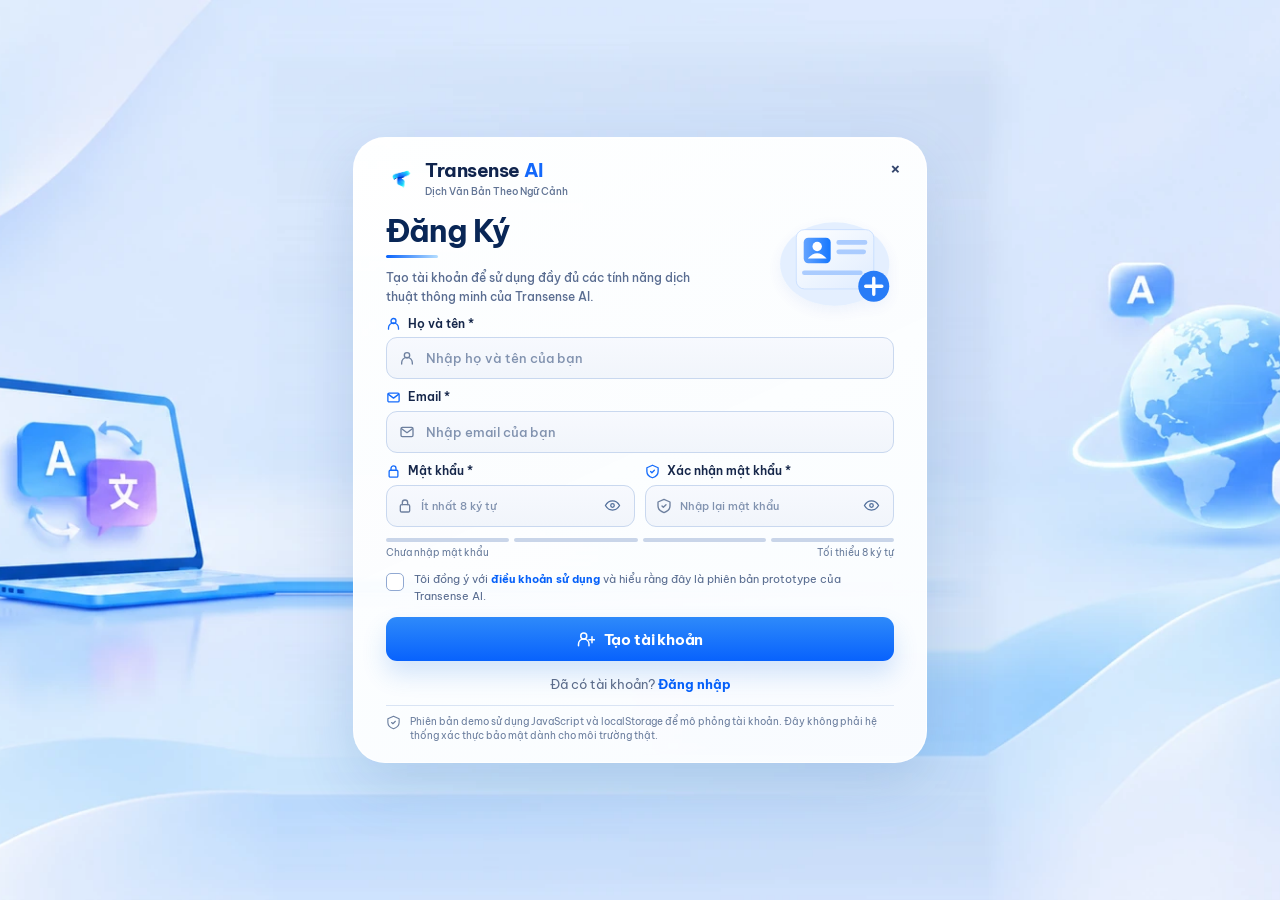
<file: register.html>
<!DOCTYPE html>
<html lang="vi"><head><meta charset="utf-8"/><meta name="viewport" content="width=device-width,initial-scale=1"/><meta name="color-scheme" content="light"/><title>Đăng Ký - Transense AI</title><link rel="icon" href="images/favicon.png"/><link rel="stylesheet" href="css/transense-v18-auth.css?v=21.0"/><link rel="stylesheet" href="css/transense-v21-auth-details.css?v=21.0"/><link rel="stylesheet" href="css/transense-v30-approved.css?v=30.2"/>
</head>
<body class="v18-auth auth-register"><main class="auth-card" aria-labelledby="authHeading"><a class="auth-brand" href="index.html" aria-label="Transense AI - Trang chủ"><img src="images/transense-logo-mark.png" alt="Logo Transense AI"/><span><strong>Transense <span>AI</span></strong><small>Dịch Văn Bản Theo Ngữ Cảnh</small></span></a><a href="index.html" class="auth-close" aria-label="Đóng và về trang chủ">×</a><div class="auth-main"><div class="auth-head"><h1 id="authHeading">Đăng Ký</h1><p>Tạo tài khoản để sử dụng đầy đủ các tính năng dịch thuật thông minh của Transense AI.</p><div class="auth-head-art"><svg viewBox="0 0 190 132" xmlns="http://www.w3.org/2000/svg" aria-hidden="true"><defs><linearGradient id="rgCard" x1="0" x2="1" y1="0" y2="1"><stop stop-color="#fff"/><stop offset="1" stop-color="#deecff"/></linearGradient><linearGradient id="rgBlue" x1="0" x2="1"><stop stop-color="#5b9eff"/><stop offset="1" stop-color="#0870ff"/></linearGradient></defs><ellipse cx="99" cy="66" rx="81" ry="62" fill="#e3efff"/><rect x="42" y="15" width="115" height="88" rx="12" fill="url(#rgCard)" stroke="#bbd5ff"/><rect x="53" y="27" width="40" height="38" rx="7" fill="url(#rgBlue)"/><circle cx="73" cy="40" r="7" fill="#fff"/><path d="M59 58q14-16 28 0" fill="#fff"/><path d="M105 34h39m-39 14h37M54 79h83" stroke="#a6c9ff" stroke-width="7" stroke-linecap="round"/><circle cx="157" cy="99" r="23" fill="#1b74f7"/><path d="M157 87v24m-12-12h24" stroke="#fff" stroke-width="5" stroke-linecap="round"/></svg></div></div><form class="auth-form" id="registerForm" novalidate>
<div class="auth-field"><label for="fullName"><svg xmlns="http://www.w3.org/2000/svg" viewBox="0 0 24 24" fill="none" stroke="currentColor" stroke-width="1.8" stroke-linecap="round" stroke-linejoin="round" aria-hidden="true"><circle cx="12" cy="8" r="4"/><path d="M4 21v-2a8 8 0 0 1 16 0v2"/></svg>Họ và tên *</label><div class="auth-input-box"><svg xmlns="http://www.w3.org/2000/svg" viewBox="0 0 24 24" fill="none" stroke="currentColor" stroke-width="1.8" stroke-linecap="round" stroke-linejoin="round" aria-hidden="true"><circle cx="12" cy="8" r="4"/><path d="M4 21v-2a8 8 0 0 1 16 0v2"/></svg><input id="fullName" name="fullName" type="text" placeholder="Nhập họ và tên của bạn" autocomplete="name" required/></div><div class="auth-error" id="fullNameError" role="alert"></div></div>
<div class="auth-field"><label for="email"><svg xmlns="http://www.w3.org/2000/svg" viewBox="0 0 24 24" fill="none" stroke="currentColor" stroke-width="1.8" stroke-linecap="round" stroke-linejoin="round" aria-hidden="true"><rect x="3" y="5" width="18" height="14" rx="2"/><path d="m4 7 8 6 8-6"/></svg>Email *</label><div class="auth-input-box"><svg xmlns="http://www.w3.org/2000/svg" viewBox="0 0 24 24" fill="none" stroke="currentColor" stroke-width="1.8" stroke-linecap="round" stroke-linejoin="round" aria-hidden="true"><rect x="3" y="5" width="18" height="14" rx="2"/><path d="m4 7 8 6 8-6"/></svg><input id="email" name="email" type="email" placeholder="Nhập email của bạn" autocomplete="email" required/></div><div class="auth-error" id="emailError" role="alert"></div></div>
<div class="auth-password-grid"><div class="auth-field"><label for="password"><svg xmlns="http://www.w3.org/2000/svg" viewBox="0 0 24 24" fill="none" stroke="currentColor" stroke-width="1.8" stroke-linecap="round" stroke-linejoin="round" aria-hidden="true"><rect x="5" y="10" width="14" height="11" rx="2"/><path d="M8 10V7a4 4 0 0 1 8 0v3"/></svg>Mật khẩu *</label><div class="auth-input-box"><svg xmlns="http://www.w3.org/2000/svg" viewBox="0 0 24 24" fill="none" stroke="currentColor" stroke-width="1.8" stroke-linecap="round" stroke-linejoin="round" aria-hidden="true"><rect x="5" y="10" width="14" height="11" rx="2"/><path d="M8 10V7a4 4 0 0 1 8 0v3"/></svg><input id="password" name="password" type="password" placeholder="Ít nhất 8 ký tự" autocomplete="new-password" required/><button class="pass-reveal" type="button" data-toggle="password" aria-label="Hiện mật khẩu"><svg xmlns="http://www.w3.org/2000/svg" viewBox="0 0 24 24" fill="none" stroke="currentColor" stroke-width="1.8" stroke-linecap="round" stroke-linejoin="round" aria-hidden="true"><path d="M2 12s3.6-6.5 10-6.5S22 12 22 12s-3.6 6.5-10 6.5S2 12 2 12Z"/><circle cx="12" cy="12" r="2.5"/></svg></button></div><div class="auth-error" id="passwordError" role="alert"></div></div><div class="auth-field"><label for="confirmPassword"><svg xmlns="http://www.w3.org/2000/svg" viewBox="0 0 24 24" fill="none" stroke="currentColor" stroke-width="1.8" stroke-linecap="round" stroke-linejoin="round" aria-hidden="true"><path d="m12 2 9 4v6c0 5-3 8-9 10-6-2-9-5-9-10V6l9-4Z"/><path d="m9 12 2 2 4-4"/></svg>Xác nhận mật khẩu *</label><div class="auth-input-box"><svg xmlns="http://www.w3.org/2000/svg" viewBox="0 0 24 24" fill="none" stroke="currentColor" stroke-width="1.8" stroke-linecap="round" stroke-linejoin="round" aria-hidden="true"><path d="m12 2 9 4v6c0 5-3 8-9 10-6-2-9-5-9-10V6l9-4Z"/><path d="m9 12 2 2 4-4"/></svg><input id="confirmPassword" name="confirmPassword" type="password" placeholder="Nhập lại mật khẩu" autocomplete="new-password" required/><button class="pass-reveal" type="button" data-toggle="confirmPassword" aria-label="Hiện mật khẩu"><svg xmlns="http://www.w3.org/2000/svg" viewBox="0 0 24 24" fill="none" stroke="currentColor" stroke-width="1.8" stroke-linecap="round" stroke-linejoin="round" aria-hidden="true"><path d="M2 12s3.6-6.5 10-6.5S22 12 22 12s-3.6 6.5-10 6.5S2 12 2 12Z"/><circle cx="12" cy="12" r="2.5"/></svg></button></div><div class="auth-error" id="confirmPasswordError" role="alert"></div></div></div>
<div class="auth-strength" id="passwordStrength" data-strength="0"><div class="auth-strength-bars"><span></span><span></span><span></span><span></span></div><div class="auth-strength-text"><span id="strengthText">Chưa nhập mật khẩu</span><span>Tối thiểu 8 ký tự</span></div></div>
<div class="auth-terms"><label class="auth-check"><input id="agreeTerms" type="checkbox"/><span>Tôi đồng ý với <a href="#" id="termsLink">điều khoản sử dụng</a> và hiểu rằng đây là phiên bản prototype của Transense AI.</span></label><div class="auth-error" id="agreeTermsError" role="alert"></div></div>
<button id="registerSubmit" type="submit" class="auth-primary"><svg xmlns="http://www.w3.org/2000/svg" viewBox="0 0 24 24" fill="none" stroke="currentColor" stroke-width="1.8" stroke-linecap="round" stroke-linejoin="round" aria-hidden="true"><circle cx="9" cy="8" r="4"/><path d="M2 21v-2c0-4 3-7 7-7s7 3 7 7v2"/><path d="M20 9v8m-4-4h8"/></svg>Tạo tài khoản</button><div id="registerFeedback" class="auth-feedback" role="alert"></div></form>
<div class="auth-switch">Đã có tài khoản? <a href="login.html">Đăng nhập</a></div><p class="auth-footnote"><svg xmlns="http://www.w3.org/2000/svg" viewBox="0 0 24 24" fill="none" stroke="currentColor" stroke-width="1.8" stroke-linecap="round" stroke-linejoin="round" aria-hidden="true"><path d="m12 2 9 4v6c0 5-3 8-9 10-6-2-9-5-9-10V6l9-4Z"/><path d="m9 12 2 2 4-4"/></svg><span>Phiên bản demo sử dụng JavaScript và localStorage để mô phỏng tài khoản. Đây không phải hệ thống xác thực bảo mật dành cho môi trường thật.</span></p></div></main><div id="authToast" class="auth-toast" role="status" aria-live="polite"></div><script src="js/transense-v18-auth.js?v=21.0" defer></script></body></html>
</file>
<file: css/style.css>
/* =========================================================
   TRANSENSE AI - LIGHT PROFESSIONAL THEME
========================================================= */

* {
    margin: 0;
    padding: 0;
    box-sizing: border-box;
}

html {
    scroll-behavior: smooth;
}

body,
button,
input,
textarea,
select,
a {
    font-family: "Segoe UI", Arial, sans-serif;
}

:root {
    --bg: #f4f7fb;

    --surface: #ffffff;
    --surface-2: #f8fafc;
    --surface-3: #eef3f8;

    --border: #dfe5ec;
    --border-hover: #cbd5df;

    --text: #172033;
    --muted: #687386;
    --muted-2: #98a2b3;

    --blue: #2563eb;
    --blue-hover: #1d4ed8;
    --blue-soft: #edf4ff;

    --cyan: #0891b2;

    --green: #159566;
    --green-soft: #eaf8f2;

    --yellow: #c88700;
    --yellow-soft: #fff8e5;

    --red: #dc4c4c;
    --red-soft: #fff0f0;

    --shadow:
        0 10px 30px rgba(15, 23, 42, 0.055);

    --shadow-large:
        0 22px 55px rgba(15, 23, 42, 0.08);
}

body {
    min-height: 100vh;

    padding: 14px;

    color: var(--text);

    background:
        radial-gradient(
            circle at 50% 0%,
            rgba(37, 99, 235, 0.07),
            transparent 31%
        ),
        var(--bg);
}


/* =========================================================
   NAVBAR
========================================================= */

.navbar {
    min-height: 72px;

    display: flex;
    align-items: center;
    justify-content: space-between;

    gap: 24px;

    padding: 0 25px;

    border: 1px solid var(--border);
    border-radius: 18px;

    background:
        rgba(255, 255, 255, 0.94);

    box-shadow: var(--shadow);

    backdrop-filter: blur(14px);

    position: relative;
    z-index: 10;
}

.brand {
    display: flex;
    align-items: center;

    gap: 11px;

    color: var(--text);

    text-decoration: none;
}

.brand-logo {
    width: 41px;
    height: 41px;

    object-fit: contain;

    border-radius: 9px;
}

.brand-main {
    display: flex;
    align-items: center;

    gap: 8px;
}

.brand-name {
    font-size: 18px;
    font-weight: 650;

    white-space: nowrap;
}

.demo-badge {
    padding: 4px 8px;

    border:
        1px solid #cfd8ef;

    border-radius: 999px;

    background: #f4f7ff;

    color: #50638d;

    font-size: 9px;
    font-weight: 700;

    letter-spacing: 0.7px;
}


/* =========================================================
   NAV LINKS
========================================================= */

.nav-links {
    display: flex;
    align-items: center;

    gap: 5px;
}

.nav-links a {
    display: flex;
    align-items: center;

    gap: 7px;

    padding: 10px 12px;

    border-radius: 10px;

    color: #5f6b7a;

    text-decoration: none;

    font-size: 13px;

    transition: 0.2s;
}

.nav-links a:hover {
    color: var(--blue);

    background: var(--blue-soft);
}

.nav-links a.active {
    color: var(--blue);

    background: var(--blue-soft);

    font-weight: 600;
}

.nav-links svg {
    width: 16px;
    height: 16px;

    fill: none;
    stroke: currentColor;

    stroke-width: 1.8;
    stroke-linecap: round;
    stroke-linejoin: round;
}

.nav-history svg {
    color: #0891b2;
}

.nav-profile svg {
    color: var(--green);
}

.nav-about svg {
    color: var(--yellow);
}


/* =========================================================
   ACCOUNT BUTTON
========================================================= */

.account-button {
    margin-left: 7px;

    padding:
        10px 17px !important;

    border:
        1px solid #c9d9f7;

    border-radius:
        999px !important;

    background:
        #ffffff !important;

    color:
        #244a83 !important;
}

.account-button:hover {
    border-color: #9ebbe9;

    background:
        #f6f9ff !important;
}

.account-button svg {
    color: var(--blue);
}


/* =========================================================
   GENERAL PAGE
========================================================= */

.page {
    max-width: 1220px;

    margin: 0 auto;

    padding:
        65px 20px 75px;
}

.page-heading {
    max-width: 770px;

    margin:
        0 auto 38px;

    text-align: center;
}

.page-label {
    display: inline-block;

    margin-bottom: 9px;

    color: var(--blue);

    font-size: 10px;
    font-weight: 700;

    letter-spacing: 1.7px;
}

.page-heading h1 {
    margin-bottom: 12px;

    color: var(--text);

    font-size:
        clamp(2rem, 4vw, 2.75rem);

    font-weight: 650;

    letter-spacing: -1px;
}

.page-heading p {
    color: var(--muted);

    font-size: 14px;

    line-height: 1.75;
}


/* =========================================================
   HERO
========================================================= */

.hero {
    max-width: 1000px;

    margin: 0 auto;

    padding:
        78px 20px 52px;

    text-align: center;
}

.hero-badge {
    display: inline-flex;
    align-items: center;

    gap: 8px;

    margin-bottom: 22px;

    padding:
        7px 13px;

    border:
        1px solid #cddcf4;

    border-radius: 999px;

    background:
        #f7faff;

    color: #42618f;

    font-size: 12px;
}

.hero-dot {
    width: 7px;
    height: 7px;

    border-radius: 50%;

    background: var(--green);
}

.hero h1 {
    margin-bottom: 20px;

    color: var(--text);

    font-size:
        clamp(2.5rem, 5vw, 3.6rem);

    font-weight: 680;

    line-height: 1.1;

    letter-spacing: -1.8px;
}

.hero h1 span {
    color: #536174;
}

.hero p {
    max-width: 760px;

    margin: 0 auto;

    color: var(--muted);

    font-size: 15px;

    line-height: 1.75;
}


/* =========================================================
   CARD
========================================================= */

.card {
    border: 1px solid var(--border);

    border-radius: 18px;

    background: var(--surface);

    box-shadow: var(--shadow);
}


/* =========================================================
   TRANSLATOR
========================================================= */

.translator {
    max-width: 1220px;

    margin:
        0 auto 28px;

    overflow: hidden;

    border: 1px solid var(--border);

    border-radius: 20px;

    background: var(--surface);

    box-shadow: var(--shadow-large);
}

.language-bar {
    min-height: 68px;

    display: flex;
    align-items: center;
    justify-content: space-between;

    gap: 18px;

    padding: 10px 20px;

    border-bottom:
        1px solid var(--border);

    background: var(--surface-2);
}

.language-group {
    display: flex;
    align-items: center;

    gap: 8px;
}

.language-select {
    min-width: 170px;

    padding:
        10px 11px;

    border: none;
    outline: none;

    border-radius: 9px;

    background: transparent;

    color: var(--text);

    font-size: 13px;

    cursor: pointer;
}

.swap-button {
    width: 38px;
    height: 38px;

    display: flex;
    align-items: center;
    justify-content: center;

    border: 1px solid var(--border);
    border-radius: 50%;

    background: #ffffff;

    color: #637083;

    cursor: pointer;
}

.swap-button:hover {
    color: var(--blue);

    border-color: #b9cbed;

    background: var(--blue-soft);
}

.swap-button svg {
    width: 17px;
    height: 17px;

    fill: none;
    stroke: currentColor;

    stroke-width: 1.8;
}

.ai-core {
    display: flex;
    align-items: center;

    gap: 8px;

    color: #4e5b6d;

    font-size: 13px;
}

.ai-core-dot {
    width: 8px;
    height: 8px;

    border-radius: 50%;

    background: var(--green);

    box-shadow:
        0 0 0 4px rgba(21, 149, 102, 0.09);
}


/* =========================================================
   WORKSPACE
========================================================= */

.workspace {
    padding: 23px;
}

.workspace-title-row {
    display: flex;
    align-items: center;
    justify-content: space-between;

    gap: 18px;

    margin-bottom: 19px;
}

.workspace-label {
    margin-bottom: 6px;

    color: #78869a;

    font-size: 10px;

    letter-spacing: 1.4px;
}

.workspace-title {
    color: var(--text);

    font-size: 21px;
    font-weight: 620;
}

.api-state {
    display: flex;
    align-items: center;

    gap: 7px;

    padding:
        8px 12px;

    border:
        1px solid #cce8dd;

    border-radius: 999px;

    background: var(--green-soft);

    color: #39775f;

    font-size: 11px;
}

.api-state-dot {
    width: 7px;
    height: 7px;

    border-radius: 50%;

    background: var(--green);
}


/* =========================================================
   TRANSLATION PANELS
========================================================= */

.translation-grid {
    display: grid;

    grid-template-columns:
        1fr 1fr;

    gap: 14px;
}

.translation-panel {
    min-height: 390px;

    display: flex;
    flex-direction: column;

    overflow: hidden;

    border: 1px solid var(--border);
    border-radius: 15px;

    background: var(--surface);
}

.panel-head {
    min-height: 75px;

    display: flex;
    align-items: center;
    justify-content: space-between;

    padding:
        15px 18px;

    border-bottom:
        1px solid var(--border);

    background: var(--surface-2);
}

.panel-label {
    margin-bottom: 5px;

    color: #8290a2;

    font-size: 9px;

    letter-spacing: 1px;
}

.panel-language {
    color: var(--text);

    font-size: 15px;

    font-weight: 600;
}

.text-button {
    border: none;

    background: transparent;

    color: #637083;

    font-size: 12px;

    cursor: pointer;
}

.text-button:hover {
    color: var(--blue);
}

.panel-body {
    position: relative;

    flex: 1;

    padding: 19px;
}

textarea {
    width: 100%;
    min-height: 250px;

    resize: none;

    border: none;
    outline: none;

    background: transparent;

    color: var(--text);

    font-size: 15px;

    line-height: 1.75;
}

textarea::placeholder {
    color: #9ca6b3;
}

.counter {
    position: absolute;

    right: 16px;
    bottom: 14px;

    color: #929ca9;

    font-size: 11px;
}


/* =========================================================
   RESULT
========================================================= */

.result-content {
    min-height: 250px;

    color: var(--text);

    font-size: 15px;

    line-height: 1.8;

    white-space: pre-wrap;
}

.result-empty {
    min-height: 250px;

    display: flex;
    flex-direction: column;
    align-items: center;
    justify-content: center;

    gap: 11px;

    text-align: center;
}

.result-empty-icon {
    width: 50px;
    height: 50px;

    display: flex;
    align-items: center;
    justify-content: center;

    border:
        1px solid #d5e4fa;

    border-radius: 13px;

    background: var(--blue-soft);

    color: var(--blue);
}

.result-empty-icon svg {
    width: 22px;
    height: 22px;

    fill: none;
    stroke: currentColor;

    stroke-width: 1.7;
}

.result-empty strong {
    color: var(--text);

    font-size: 14px;
    font-weight: 600;
}

.result-empty p {
    max-width: 330px;

    color: var(--muted);

    font-size: 12px;

    line-height: 1.6;
}


/* =========================================================
   ACTIONS
========================================================= */

.action-bar {
    display: flex;
    align-items: center;
    justify-content: space-between;

    gap: 16px;

    margin-top: 17px;

    padding-top: 17px;

    border-top:
        1px solid var(--border);
}

.action-note {
    color: #8590a0;

    font-size: 11px;
}

.action-buttons {
    display: flex;
    align-items: center;

    gap: 10px;
}

.action-btn {
    min-height: 42px;

    display: inline-flex;
    align-items: center;
    justify-content: center;

    gap: 8px;

    padding:
        0 16px;

    border:
        1px solid var(--border);

    border-radius: 10px;

    background: #ffffff;

    color: #526071;

    cursor: pointer;

    font-size: 13px;

    transition: 0.2s;
}

.action-btn:hover {
    border-color: #b9c8da;

    background: #f7f9fc;
}

.action-btn svg {
    width: 16px;
    height: 16px;

    fill: none;
    stroke: currentColor;

    stroke-width: 1.8;
    stroke-linecap: round;
    stroke-linejoin: round;
}

.primary-button {
    border-color: var(--blue);

    background: var(--blue);

    color: #ffffff;

    font-weight: 600;
}

.primary-button:hover {
    background: var(--blue-hover);

    border-color: var(--blue-hover);
}


/* =========================================================
   CONTEXT
========================================================= */

.context-section {
    max-width: 1220px;

    margin:
        0 auto 30px;

    padding: 23px;

    border:
        1px solid var(--border);

    border-radius: 18px;

    background: var(--surface);

    box-shadow: var(--shadow);
}

.section-head {
    display: flex;
    align-items: center;
    justify-content: space-between;

    gap: 20px;

    margin-bottom: 20px;
}

.section-small {
    margin-bottom: 5px;

    color: #8290a2;

    font-size: 9px;

    letter-spacing: 1.3px;
}

.section-title {
    color: var(--text);

    font-size: 20px;

    font-weight: 620;
}

.context-status {
    padding:
        7px 11px;

    border:
        1px solid #cfdcf4;

    border-radius: 999px;

    background: #f5f8ff;

    color: #4a638c;

    font-size: 11px;
}

.context-grid {
    display: grid;

    grid-template-columns:
        repeat(4, 1fr);

    gap: 11px;
}

.context-item {
    min-height: 110px;

    padding: 15px;

    border:
        1px solid var(--border);

    border-radius: 12px;

    background: var(--surface-2);
}

.context-item-label {
    margin-bottom: 8px;

    color: #8490a0;

    font-size: 9px;

    letter-spacing: 0.8px;

    text-transform: uppercase;
}

.context-item-value {
    color: #334155;

    font-size: 13px;

    line-height: 1.55;

    font-weight: 550;
}

.context-explanation {
    grid-column:
        span 4;

    min-height: auto;
}

.context-explanation .context-item-value {
    color: var(--muted);

    font-weight: 400;

    line-height: 1.7;
}


/* =========================================================
   ABOUT
========================================================= */

.project-card {
    margin-bottom: 21px;

    padding: 26px;

    border:
        1px solid var(--border);

    border-radius: 18px;

    background: var(--surface);

    box-shadow: var(--shadow);
}

.project-top {
    display: flex;
    align-items: center;

    gap: 18px;

    padding-bottom: 23px;

    border-bottom:
        1px solid var(--border);
}

.project-icon {
    width: 58px;
    height: 58px;

    display: flex;
    align-items: center;
    justify-content: center;

    flex-shrink: 0;

    border:
        1px solid #cfe0fb;

    border-radius: 14px;

    background: var(--blue-soft);

    color: var(--blue);
}

.project-icon svg {
    width: 27px;
    height: 27px;

    fill: none;
    stroke: currentColor;

    stroke-width: 1.7;
}

.small-title {
    margin-bottom: 7px;

    color: var(--blue);

    font-size: 10px;
    font-weight: 650;

    letter-spacing: 1.3px;
}

.project-title {
    margin-bottom: 8px;

    color: var(--text);

    font-size:
        clamp(1.35rem, 3vw, 1.85rem);

    font-weight: 650;
}

.project-meta {
    color: var(--muted);

    font-size: 11px;

    line-height: 1.6;
}


/* =========================================================
   PEOPLE
========================================================= */

.people-grid {
    display: grid;

    grid-template-columns:
        0.95fr 1.05fr;

    gap: 14px;

    margin-top: 18px;
}

.person-card {
    padding: 20px;

    border:
        1px solid var(--border);

    border-radius: 14px;

    background: var(--surface-2);
}

.person-header {
    display: flex;
    align-items: center;

    gap: 12px;

    margin-bottom: 20px;
}

.person-icon {
    width: 42px;
    height: 42px;

    display: flex;
    align-items: center;
    justify-content: center;

    border-radius: 10px;

    background: var(--blue-soft);

    color: var(--blue);

    border:
        1px solid #d6e3f7;
}

.person-icon svg {
    width: 20px;
    height: 20px;

    fill: none;
    stroke: currentColor;

    stroke-width: 1.7;
}

.person-label {
    margin-bottom: 4px;

    color: #7d8898;

    font-size: 9px;

    letter-spacing: 1.2px;
}

.person-card h3 {
    color: var(--text);

    font-size: 16px;

    font-weight: 600;
}

.teacher-name {
    margin-bottom: 10px;

    color: var(--text);

    font-size: 17px;

    font-weight: 600;
}

.school {
    color: var(--blue);

    font-size: 12px;

    line-height: 1.8;
}

.teacher-tag {
    display: inline-flex;

    margin-top: 15px;

    padding:
        6px 9px;

    border:
        1px solid #cbdcf8;

    border-radius: 999px;

    background: var(--blue-soft);

    color: #3f639c;

    font-size: 10px;
}

.student-list {
    display: grid;

    gap: 9px;
}

.student-row {
    display: flex;
    align-items: center;
    justify-content: space-between;

    gap: 13px;

    padding: 13px;

    border:
        1px solid var(--border);

    border-radius: 11px;

    background: #ffffff;
}

.student-info {
    display: flex;
    align-items: center;

    gap: 11px;
}

.student-number {
    width: 32px;
    height: 32px;

    display: flex;
    align-items: center;
    justify-content: center;

    border:
        1px solid #cce3ee;

    border-radius: 8px;

    background: #eefaff;

    color: #137b9b;

    font-size: 10px;

    font-weight: 650;
}

.student-name {
    color: var(--text);

    font-size: 13px;

    font-weight: 600;
}

.student-role {
    margin-top: 3px;

    color: #8590a0;

    font-size: 10px;
}

.student-id {
    padding:
        5px 8px;

    border:
        1px solid var(--border);

    border-radius: 999px;

    color: #778294;

    font-size: 9px;

    background: var(--surface-2);
}


/* =========================================================
   ABOUT SECTIONS
========================================================= */

.info-section {
    margin-top: 20px;

    padding: 24px;

    border:
        1px solid var(--border);

    border-radius: 17px;

    background: var(--surface);

    box-shadow: var(--shadow);
}

.info-header {
    display: flex;
    align-items: center;

    gap: 13px;

    margin-bottom: 18px;
}

.info-icon {
    width: 43px;
    height: 43px;

    display: flex;
    align-items: center;
    justify-content: center;

    border-radius: 11px;

    background: var(--blue-soft);

    color: var(--blue);

    border:
        1px solid #d6e4fa;
}

.info-icon.green {
    background: var(--green-soft);

    color: var(--green);

    border-color: #cde8dc;
}

.info-icon.yellow {
    background: var(--yellow-soft);

    color: var(--yellow);

    border-color: #efdeb4;
}

.info-icon svg {
    width: 21px;
    height: 21px;

    fill: none;
    stroke: currentColor;

    stroke-width: 1.7;
}

.info-section h2 {
    color: var(--text);

    font-size: 19px;

    font-weight: 620;
}

.info-section > p {
    color: var(--muted);

    font-size: 13px;

    line-height: 1.8;
}


/* =========================================================
   GRID ITEMS
========================================================= */

.info-grid-2 {
    display: grid;

    grid-template-columns:
        1fr 1fr;

    gap: 11px;

    margin-top: 18px;
}

.info-grid-3 {
    display: grid;

    grid-template-columns:
        repeat(3, 1fr);

    gap: 11px;

    margin-top: 18px;
}

.info-item {
    padding: 15px;

    border:
        1px solid var(--border);

    border-radius: 11px;

    background: var(--surface-2);
}

.info-item strong {
    display: block;

    margin-bottom: 6px;

    color: #314054;

    font-size: 12px;
}

.info-item p {
    color: var(--muted);

    font-size: 11px;

    line-height: 1.6;
}

.info-label {
    display: block;

    margin-bottom: 7px;

    color: #7e8a9a;

    font-size: 9px;

    text-transform: uppercase;

    letter-spacing: 1px;
}


/* =========================================================
   FLOW
========================================================= */

.flow {
    display: grid;

    grid-template-columns:
        1fr auto 1fr auto 1fr;

    align-items: center;

    gap: 10px;

    margin-top: 20px;
}

.flow-card {
    min-height: 105px;

    display: flex;
    flex-direction: column;
    align-items: center;
    justify-content: center;

    padding: 15px;

    border:
        1px solid var(--border);

    border-radius: 11px;

    background: var(--surface-2);

    text-align: center;
}

.flow-card strong {
    margin-bottom: 6px;

    color: var(--text);

    font-size: 13px;
}

.flow-card span {
    color: var(--muted);

    font-size: 10px;

    line-height: 1.55;
}

.flow-arrow {
    color: #8da0b6;

    font-size: 18px;
}


/* =========================================================
   HISTORY
========================================================= */

.history-top {
    display: flex;
    align-items: flex-end;
    justify-content: space-between;

    gap: 20px;

    margin-bottom: 22px;
}

.history-count {
    display: inline-flex;
    align-items: center;

    gap: 7px;

    padding:
        8px 12px;

    border:
        1px solid var(--border);

    border-radius: 999px;

    background: #ffffff;

    color: #596678;

    font-size: 11px;
}

.history-list {
    display: grid;

    gap: 12px;
}

.history-card {
    padding: 18px;

    border:
        1px solid var(--border);

    border-radius: 14px;

    background: #ffffff;

    box-shadow: var(--shadow);
}

.history-date {
    margin-bottom: 12px;

    color: #8791a0;

    font-size: 10px;
}

.history-columns {
    display: grid;

    grid-template-columns:
        1fr 1fr;

    gap: 14px;
}

.history-text {
    padding: 13px;

    border:
        1px solid var(--border);

    border-radius: 10px;

    background: var(--surface-2);
}

.history-text span {
    display: block;

    margin-bottom: 7px;

    color: #8390a0;

    font-size: 9px;

    text-transform: uppercase;
}

.history-text p {
    color: #334155;

    font-size: 12px;

    line-height: 1.6;
}

.history-actions {
    display: flex;
    justify-content: flex-end;

    margin-top: 12px;
}

.delete-button {
    padding:
        8px 12px;

    border:
        1px solid #f0caca;

    border-radius: 9px;

    background: var(--red-soft);

    color: var(--red);

    cursor: pointer;

    font-size: 11px;
}


/* =========================================================
   EMPTY STATE
========================================================= */

.empty-state {
    min-height: 350px;

    display: flex;
    flex-direction: column;
    align-items: center;
    justify-content: center;

    padding: 30px;

    border:
        1px solid var(--border);

    border-radius: 17px;

    background: #ffffff;

    box-shadow: var(--shadow);

    text-align: center;
}

.empty-icon {
    width: 58px;
    height: 58px;

    display: flex;
    align-items: center;
    justify-content: center;

    margin-bottom: 15px;

    border:
        1px solid #d4e3fb;

    border-radius: 15px;

    background: var(--blue-soft);

    color: var(--blue);
}

.empty-icon svg {
    width: 25px;
    height: 25px;

    fill: none;
    stroke: currentColor;

    stroke-width: 1.7;
}

.empty-state h3 {
    margin-bottom: 8px;

    color: var(--text);

    font-size: 17px;
}

.empty-state p {
    max-width: 420px;

    margin-bottom: 18px;

    color: var(--muted);

    font-size: 12px;

    line-height: 1.65;
}


/* =========================================================
   PROFILE
========================================================= */

.profile-card {
    max-width: 930px;

    margin: 0 auto;

    overflow: hidden;

    border:
        1px solid var(--border);

    border-radius: 18px;

    background: #ffffff;

    box-shadow: var(--shadow-large);
}

.profile-header {
    display: flex;
    align-items: center;

    gap: 16px;

    padding: 23px;

    border-bottom:
        1px solid var(--border);

    background: var(--surface-2);
}

.profile-avatar {
    width: 58px;
    height: 58px;

    display: flex;
    align-items: center;
    justify-content: center;

    border-radius: 15px;

    background:
        linear-gradient(
            135deg,
            #e9f1ff,
            #d8e8ff
        );

    color: var(--blue);

    font-size: 20px;

    font-weight: 700;
}

.profile-name {
    margin-bottom: 3px;

    color: var(--text);

    font-size: 19px;

    font-weight: 650;
}

.profile-sub {
    color: var(--muted);

    font-size: 11px;
}

.profile-content {
    padding: 23px;
}

.profile-label {
    margin-bottom: 12px;

    color: #7c8797;

    font-size: 9px;

    letter-spacing: 1.3px;
}

.profile-table {
    overflow: hidden;

    border:
        1px solid var(--border);

    border-radius: 12px;
}

.profile-row {
    display: grid;

    grid-template-columns:
        180px 1fr;

    padding:
        16px 18px;

    border-bottom:
        1px solid var(--border);
}

.profile-row:last-child {
    border-bottom: none;
}

.profile-row span {
    color: var(--muted);

    font-size: 12px;
}

.profile-row strong {
    color: var(--text);

    font-size: 13px;
}

.profile-actions {
    display: grid;

    grid-template-columns:
        1fr 1fr;

    gap: 12px;

    margin-top: 18px;
}

.profile-btn {
    min-height: 46px;

    border-radius: 10px;

    cursor: pointer;

    font-size: 13px;

    font-weight: 600;
}

.edit-btn {
    border:
        1px solid #cbdcf7;

    background: var(--blue-soft);

    color: #2c5da3;
}

.logout-btn {
    border:
        1px solid #f0caca;

    background: var(--red-soft);

    color: var(--red);
}


/* =========================================================
   FOOTER
========================================================= */

.footer {
    max-width: 1220px;

    margin:
        55px auto 0;

    padding:
        24px 3px 15px;

    border-top:
        1px solid var(--border);

    display: flex;
    justify-content: space-between;

    gap: 30px;

    color: #7b8797;

    font-size: 11px;

    line-height: 1.6;
}

.footer strong {
    color: #4b5869;

    font-weight: 600;
}

.footer-right {
    text-align: right;
}


/* =========================================================
   RESPONSIVE
========================================================= */

@media (max-width: 950px) {

    .translation-grid,
    .people-grid,
    .info-grid-2,
    .history-columns {
        grid-template-columns: 1fr;
    }

    .info-grid-3 {
        grid-template-columns: 1fr;
    }

    .context-grid {
        grid-template-columns:
            1fr 1fr;
    }

    .context-explanation {
        grid-column:
            span 2;
    }

    .flow {
        grid-template-columns: 1fr;
    }

    .flow-arrow {
        transform: rotate(90deg);

        text-align: center;
    }

}


@media (max-width: 760px) {

    .nav-links a span {
        display: none;
    }

    .account-button span {
        display: inline !important;
    }

    .workspace-title-row,
    .language-bar,
    .action-bar,
    .history-top {
        flex-direction: column;

        align-items: flex-start;
    }

    .action-buttons {
        flex-wrap: wrap;
    }

}


@media (max-width: 600px) {

    body {
        padding: 8px;
    }

    .navbar {
        padding:
            0 14px;
    }

    .brand-name {
        font-size: 15px;
    }

    .demo-badge {
        display: none;
    }

    .page {
        padding:
            48px 10px 60px;
    }

    .hero {
        padding:
            55px 12px 40px;
    }

    .hero h1 {
        font-size: 2.1rem;
    }

    .context-grid {
        grid-template-columns: 1fr;
    }

    .context-explanation {
        grid-column: span 1;
    }

    .profile-row {
        grid-template-columns: 1fr;

        gap: 5px;
    }

    .profile-actions {
        grid-template-columns: 1fr;
    }

    .footer {
        flex-direction: column;
    }

    .footer-right {
        text-align: left;
    }

}
/* =========================================================
   INDEX - FIX RIÊNG 3 KHU VỰC
   1. LANGUAGE BAR
   2. EMPTY RESULT
   3. BUTTON DỊCH BẰNG AI
========================================================= */


/* =========================================================
   1. THANH NGÔN NGỮ
========================================================= */

.language-bar {
    min-height: 68px;

    display: flex;
    align-items: center;
    justify-content: space-between;

    padding: 0 22px;
}


.language-group {
    display: flex;
    align-items: center;

    gap: 8px;
}


.language-select {
    width: 160px;
    height: 42px;

    padding: 0 34px 0 12px;

    border: none;
    outline: none;

    background-color: transparent;

    color: var(--text);

    font-size: 13px;
    font-weight: 600;

    cursor: pointer;
}


.swap-button {
    width: 40px;
    height: 40px;

    display: flex;
    align-items: center;
    justify-content: center;

    flex-shrink: 0;

    padding: 0;

    border: 1px solid var(--border);
    border-radius: 50%;

    background: var(--surface);

    color: var(--muted);

    cursor: pointer;

    transition:
        background 0.2s ease,
        border-color 0.2s ease,
        color 0.2s ease;
}


.swap-button svg {
    width: 16px;
    height: 16px;

    display: block;

    fill: none;
    stroke: currentColor;

    stroke-width: 1.8;
    stroke-linecap: round;
    stroke-linejoin: round;
}


.swap-button:hover {
    border-color: var(--blue);

    background: var(--blue-soft);

    color: var(--blue);
}


/* =========================================================
   2. PHẦN BẢN DỊCH TRỐNG
========================================================= */

.result-content {
    width: 100%;
    height: 100%;

    display: flex;

    color: var(--text);
}


.result-empty {
    width: 100%;
    height: 100%;

    display: flex;
    flex-direction: column;
    align-items: center;
    justify-content: center;

    gap: 12px;

    padding: 30px 20px;

    text-align: center;
}


.result-empty-icon {
    width: 50px;
    height: 50px;

    display: flex;
    align-items: center;
    justify-content: center;

    margin-bottom: 8px;

    border: 1px solid
        color-mix(
            in srgb,
            var(--blue) 25%,
            var(--border)
        );

    border-radius: 13px;

    background: var(--blue-soft);

    color: var(--blue);
}


.result-empty-icon svg {
    width: 22px;
    height: 22px;

    display: block;

    fill: none;
    stroke: currentColor;

    stroke-width: 1.8;
    stroke-linecap: round;
    stroke-linejoin: round;
}


.result-empty strong {
    margin: 0;

    color: var(--text);

    font-size: 14px;
    font-weight: 600;

    line-height: 1.4;
}


.result-empty p {
    max-width: 270px;

    margin: 0;

    color: var(--muted);

    font-size: 11px;

    line-height: 1.65;
}


/* =========================================================
   3. ACTION BAR
========================================================= */

.action-bar {
    display: flex;
    align-items: center;
    justify-content: space-between;

    gap: 18px;
}


.action-buttons {
    display: flex;
    align-items: center;

    gap: 10px;
}


/* =========================================================
   NÚT CÂU MẪU
========================================================= */

.action-btn {
    min-height: 42px;

    display: inline-flex;
    align-items: center;
    justify-content: center;

    gap: 7px;

    padding: 0 16px;

    border-radius: 10px;
}


/* =========================================================
   NÚT DỊCH BẰNG AI
========================================================= */

.action-btn.primary-button {
    min-width: 140px;
    min-height: 42px;

    padding: 0 17px;

    display: inline-flex;
    align-items: center;
    justify-content: center;

    gap: 8px;

    border: 1px solid var(--blue);
    border-radius: 10px;

    background: var(--blue);

    color: #ffffff;

    font-size: 12px;
    font-weight: 600;

    line-height: 1;

    cursor: pointer;

    box-shadow:
        0 5px 14px
        rgba(37, 99, 235, 0.18);

    transition:
        background 0.2s ease,
        border-color 0.2s ease,
        transform 0.2s ease,
        box-shadow 0.2s ease;
}


.action-btn.primary-button svg {
    width: 15px;
    height: 15px;

    display: block;

    flex-shrink: 0;

    fill: none;
    stroke: currentColor;

    stroke-width: 1.8;
}


.action-btn.primary-button:hover {
    border-color: var(--blue-hover);

    background: var(--blue-hover);

    transform: translateY(-1px);

    box-shadow:
        0 7px 18px
        rgba(37, 99, 235, 0.22);
}


.action-btn.primary-button:active {
    transform: translateY(0);
}


/* =========================================================
   RESPONSIVE RIÊNG CHO PHẦN NÀY
========================================================= */

@media (max-width: 700px) {

    .language-bar {
        align-items: flex-start;
    }


    .language-group {
        width: 100%;

        flex-wrap: wrap;
    }


    .language-select {
        flex: 1;

        min-width: 120px;
    }


    .action-bar {
        align-items: flex-start;

        flex-direction: column;
    }


    .action-buttons {
        width: 100%;
    }


    .action-btn {
        flex: 1;
    }


    .action-btn.primary-button {
        min-width: 0;
    }

}
/* =========================================================
   TRANSENSE AI - PROFESSIONAL DEMO POLISH
   GIỮ NGUYÊN MÀU + HTML + JAVASCRIPT
   Chỉ nâng cấp bố cục và trải nghiệm giao diện
========================================================= */


/* =========================================================
   01. TOÀN TRANG
========================================================= */

body {
    overflow-x: hidden;
}

.page,
.hero,
.translator,
.context-section,
.footer {
    width: min(100% - 40px, 1380px);
    margin-left: auto;
    margin-right: auto;
}


/* =========================================================
   02. NAVBAR
========================================================= */

.navbar {
    min-height: 74px;

    padding-left: 26px;
    padding-right: 26px;

    border-radius: 20px;

    box-shadow:
        0 10px 30px rgba(15, 23, 42, 0.045);
}

.brand {
    gap: 12px;
}

.brand-logo {
    width: 42px;
    height: 42px;

    object-fit: contain;

    border-radius: 11px;
}

.brand-name {
    font-size: 18px;
    font-weight: 700;

    letter-spacing: -0.2px;
}

.demo-badge {
    padding: 4px 8px;

    font-size: 9px;
    font-weight: 700;

    letter-spacing: 0.8px;
}

.nav-links {
    gap: 4px;
}

.nav-links a {
    min-height: 42px;

    display: inline-flex;
    align-items: center;

    padding-left: 13px;
    padding-right: 13px;

    border-radius: 11px;

    font-size: 13px;

    transition:
        transform 0.18s ease,
        background 0.18s ease,
        color 0.18s ease;
}

.nav-links a:hover {
    transform: translateY(-1px);
}

.account-button {
    min-height: 44px;

    padding-left: 17px !important;
    padding-right: 17px !important;

    border-radius: 999px !important;
}


/* =========================================================
   03. HERO
========================================================= */

.hero {
    padding-top: 68px;
    padding-bottom: 42px;

    text-align: center;
}

.hero-badge {
    display: inline-flex;
    align-items: center;

    gap: 8px;

    margin-bottom: 24px;

    padding: 8px 13px;

    border-radius: 999px;

    font-size: 11px;
    font-weight: 600;
}

.hero h1 {
    max-width: 900px;

    margin-left: auto;
    margin-right: auto;

    font-size: clamp(42px, 4.6vw, 68px);

    line-height: 1.06;

    letter-spacing: -2px;
}

.hero h1 span {
    display: inline-block;

    margin-top: 8px;
}

.hero p {
    max-width: 760px;

    margin:
        24px auto 0;

    font-size: 14px;

    line-height: 1.8;
}


/* =========================================================
   04. TRANSLATOR CARD
========================================================= */

.translator {
    margin-top: 0;

    overflow: hidden;

    border-radius: 22px;

    box-shadow:
        0 18px 55px rgba(15, 23, 42, 0.07);
}


/* =========================================================
   05. THANH NGÔN NGỮ
========================================================= */

.language-bar {
    min-height: 72px;

    display: flex;
    align-items: center;
    justify-content: space-between;

    gap: 20px;

    padding:
        12px 24px;
}

.language-group {
    display: flex;
    align-items: center;

    gap: 9px;
}

.language-select {
    width: 170px;
    height: 42px;

    padding:
        0 36px 0 13px;

    border-radius: 10px;

    font-size: 13px;
    font-weight: 600;

    cursor: pointer;
}

.swap-button {
    width: 42px;
    height: 42px;

    display: inline-flex;
    align-items: center;
    justify-content: center;

    flex-shrink: 0;

    padding: 0;

    border-radius: 50%;

    transition:
        transform 0.18s ease,
        box-shadow 0.18s ease;
}

.swap-button:hover {
    transform: translateY(-1px);

    box-shadow:
        0 6px 14px rgba(15, 23, 42, 0.07);
}

.swap-button svg {
    width: 16px;
    height: 16px;
}

.ai-core {
    display: inline-flex;
    align-items: center;

    gap: 8px;

    font-size: 12px;
    font-weight: 600;
}


/* =========================================================
   06. WORKSPACE HEADER
========================================================= */

.workspace {
    padding:
        24px 24px 22px;
}

.workspace-title-row {
    display: flex;
    align-items: flex-start;
    justify-content: space-between;

    gap: 24px;

    margin-bottom: 22px;
}

.workspace-label {
    margin-bottom: 7px;

    font-size: 10px;
    font-weight: 700;

    letter-spacing: 1.5px;
}

.workspace-title {
    font-size: 23px;
    font-weight: 700;

    line-height: 1.3;

    letter-spacing: -0.4px;
}

.api-state {
    min-height: 38px;

    display: inline-flex;
    align-items: center;

    gap: 7px;

    padding:
        0 13px;

    border-radius: 999px;

    font-size: 11px;
    font-weight: 600;

    white-space: nowrap;
}


/* =========================================================
   07. KHUNG INPUT / OUTPUT
========================================================= */

.translation-grid {
    display: grid;

    grid-template-columns:
        repeat(2, minmax(0, 1fr));

    gap: 16px;
}

.translation-panel {
    min-height: 440px;

    display: flex;
    flex-direction: column;

    overflow: hidden;

    border-radius: 17px;

    transition:
        box-shadow 0.2s ease,
        transform 0.2s ease;
}

.translation-panel:focus-within {
    box-shadow:
        0 10px 30px rgba(15, 23, 42, 0.06);
}

.panel-head {
    min-height: 76px;

    display: flex;
    align-items: center;
    justify-content: space-between;

    gap: 16px;

    padding:
        15px 19px;
}

.panel-label {
    margin-bottom: 6px;

    font-size: 9px;
    font-weight: 700;

    letter-spacing: 1.15px;
}

.panel-language {
    font-size: 16px;
    font-weight: 700;
}

.text-button {
    min-height: 32px;

    padding:
        0 10px;

    border-radius: 8px;

    font-size: 11px;
    font-weight: 500;

    cursor: pointer;
}

.panel-body {
    position: relative;

    flex: 1;

    min-height: 0;

    padding: 20px;
}


/* =========================================================
   08. TEXTAREA
========================================================= */

.panel-body textarea {
    width: 100%;
    height: 100%;

    min-height: 295px;

    resize: none;

    padding: 0 0 32px;

    border: 0;
    outline: 0;

    background: transparent;

    font-family: inherit;

    font-size: 15px;

    line-height: 1.75;
}

.counter {
    position: absolute;

    right: 18px;
    bottom: 15px;

    font-size: 10px;
}


/* =========================================================
   09. EMPTY RESULT
========================================================= */

.result-content {
    width: 100%;
    height: 100%;

    min-height: 295px;
}

.result-empty {
    width: 100%;
    height: 100%;

    min-height: 295px;

    display: flex;
    flex-direction: column;
    align-items: center;
    justify-content: center;

    gap: 13px;

    padding: 28px;

    text-align: center;
}

.result-empty-icon {
    width: 56px;
    height: 56px;

    display: flex;
    align-items: center;
    justify-content: center;

    margin-bottom: 5px;

    border-radius: 16px;

    box-shadow:
        0 8px 22px rgba(15, 23, 42, 0.055);
}

.result-empty-icon svg {
    width: 23px;
    height: 23px;
}

.result-empty strong {
    font-size: 15px;
    font-weight: 700;

    line-height: 1.45;
}

.result-empty p {
    max-width: 290px;

    margin: 0;

    font-size: 11px;

    line-height: 1.7;
}


/* =========================================================
   10. KẾT QUẢ SAU KHI DỊCH
========================================================= */

.result-text {
    width: 100%;

    padding: 2px 2px 30px;

    font-size: 15px;

    line-height: 1.75;

    white-space: pre-wrap;
}


/* =========================================================
   11. ACTION BAR
========================================================= */

.action-bar {
    display: flex;
    align-items: center;
    justify-content: space-between;

    gap: 22px;

    margin-top: 20px;

    padding-top: 19px;
}

.action-note {
    max-width: 650px;

    font-size: 10px;

    line-height: 1.65;
}

.action-buttons {
    display: flex;
    align-items: center;

    gap: 10px;

    flex-shrink: 0;
}

.action-btn {
    min-height: 44px;

    display: inline-flex;
    align-items: center;
    justify-content: center;

    gap: 8px;

    padding:
        0 18px;

    border-radius: 11px;

    font-size: 12px;
    font-weight: 600;

    cursor: pointer;

    transition:
        transform 0.18s ease,
        box-shadow 0.18s ease;
}

.action-btn:hover {
    transform: translateY(-1px);
}

.action-btn svg {
    width: 15px;
    height: 15px;

    flex-shrink: 0;
}

.primary-button {
    min-width: 148px;

    padding:
        0 20px;

    box-shadow:
        0 7px 18px rgba(37, 99, 235, 0.14);
}

.primary-button:hover {
    box-shadow:
        0 9px 24px rgba(37, 99, 235, 0.20);
}


/* =========================================================
   12. CONTEXT ANALYSIS
========================================================= */

.context-section {
    margin-top: 28px;

    padding: 27px;

    border-radius: 22px;

    box-shadow:
        0 15px 45px rgba(15, 23, 42, 0.055);
}

.section-head {
    display: flex;
    align-items: center;
    justify-content: space-between;

    gap: 18px;

    margin-bottom: 20px;
}

.section-small {
    margin-bottom: 6px;

    font-size: 10px;
    font-weight: 700;

    letter-spacing: 1.4px;
}

.section-title {
    font-size: 22px;
    font-weight: 700;

    letter-spacing: -0.3px;
}

.context-status {
    min-height: 38px;

    display: inline-flex;
    align-items: center;

    padding:
        0 13px;

    border-radius: 999px;

    font-size: 11px;
}

.context-grid {
    gap: 12px;
}

.context-item {
    min-height: 115px;

    padding: 18px;

    border-radius: 14px;
}

.context-item-label {
    margin-bottom: 11px;

    font-size: 9px;
    font-weight: 700;

    letter-spacing: 1px;
}

.context-item-value {
    font-size: 13px;

    line-height: 1.65;
}

.context-explanation {
    min-height: auto;
}


/* =========================================================
   13. FOOTER
========================================================= */

.footer {
    margin-top: 44px;

    padding-top: 23px;
    padding-bottom: 25px;

    font-size: 10px;

    line-height: 1.65;
}


/* =========================================================
   14. TABLET
========================================================= */

@media (max-width: 1000px) {

    .hero {
        padding-top: 55px;
    }

    .hero h1 {
        font-size: 48px;
    }

    .translation-grid {
        grid-template-columns: 1fr;
    }

    .translation-panel {
        min-height: 390px;
    }

    .result-empty,
    .result-content {
        min-height: 260px;
    }

}


/* =========================================================
   15. MOBILE
========================================================= */

@media (max-width: 700px) {

    .page,
    .hero,
    .translator,
    .context-section,
    .footer {
        width: min(100% - 20px, 1380px);
    }

    .navbar {
        padding:
            10px 14px;
    }

    .hero {
        padding-top: 42px;
        padding-bottom: 30px;
    }

    .hero h1 {
        font-size: 38px;

        letter-spacing: -1.2px;
    }

    .hero p {
        font-size: 13px;
    }

    .language-bar {
        flex-direction: column;

        align-items: stretch;

        padding:
            14px 16px;
    }

    .language-group {
        width: 100%;
    }

    .language-select {
        width: auto;

        min-width: 0;

        flex: 1;
    }

    .ai-core {
        align-self: flex-end;
    }

    .workspace {
        padding: 18px;
    }

    .workspace-title-row {
        flex-direction: column;

        gap: 14px;
    }

    .workspace-title {
        font-size: 20px;
    }

    .translation-panel {
        min-height: 360px;
    }

    .panel-head {
        min-height: 70px;

        padding:
            13px 15px;
    }

    .panel-body {
        padding: 16px;
    }

    .panel-body textarea {
        min-height: 245px;
    }

    .result-content,
    .result-empty {
        min-height: 245px;
    }

    .action-bar {
        flex-direction: column;

        align-items: stretch;

        gap: 15px;
    }

    .action-buttons {
        width: 100%;
    }

    .action-btn {
        flex: 1;
    }

    .primary-button {
        min-width: 0;
    }

    .context-section {
        padding: 18px;
    }

    .section-head {
        flex-direction: column;

        align-items: flex-start;
    }

}

/* USER MENU AND CONSISTENT NAV HIGHLIGHT */
.navbar, .nav-links { overflow: visible; }
.nav-links .nav-page { color: var(--muted) !important; }
.nav-links .nav-page:hover,
.nav-links .nav-page.active { color: var(--blue) !important; background: var(--blue-soft) !important; }
.nav-user-wrap { position: relative; flex-shrink: 0; }
.nav-links .nav-user-trigger { border: 1px solid var(--border-hover); color: var(--text); gap: 9px; }
.user-arrow { display: inline-block; font-size: 20px; line-height: 1; margin-left: 5px; transition: transform .2s; }
.nav-user-wrap:hover .user-arrow, .nav-user-wrap:focus-within .user-arrow { transform: rotate(180deg); }
.user-dropdown { display: none; position: absolute; top: calc(100% + 8px); right: 0; min-width: 260px; z-index: 1000; padding: 8px; border-radius: 15px; border: 1px solid var(--border); background: var(--surface); box-shadow: 0 16px 45px rgba(0,0,0,.25); text-align:left; }
.nav-user-wrap:hover .user-dropdown, .nav-user-wrap:focus-within .user-dropdown, .nav-user-wrap.menu-open .user-dropdown {display:block;}
.user-dropdown::before { content:""; position:absolute; top:-10px; right:0; left:0; height:12px; }
.nav-links .user-dropdown a, .nav-links .user-dropdown button:not(.theme-toggle) {display:flex; align-items:center; justify-content:space-between; gap:12px; width:100%; min-height:40px; padding:10px 12px; border:0; border-radius:9px; text-align:left; font-size:13px; background:transparent; color:var(--text); cursor:pointer; text-decoration:none; }
.nav-links .user-dropdown a:hover, .nav-links .user-dropdown button:not(.theme-toggle):not(:disabled):hover {background:var(--blue-soft); color:var(--blue);}
.nav-links .user-dropdown button:disabled {cursor:not-allowed; opacity:.48;}
.user-dropdown small {font-size:10px; white-space:nowrap;}
.menu-theme {display:flex; align-items:center; justify-content:space-between; padding:12px; border-top:1px solid var(--border); font-size:13px; color:var(--text);}
.theme-toggle {display:flex; align-items:center; width:43px; height:24px; border-radius:99px; padding:3px; border:1px solid var(--border-hover); background:var(--surface-3); cursor:pointer; transition:background .2s;}
.theme-knob {width:17px; height:17px; border-radius:50%; background:var(--muted); transition:transform .2s;}
html[data-theme="light"] .theme-toggle {background:var(--blue);}
html[data-theme="light"] .theme-knob {background:#fff;transform:translateX(19px);}
.nav-links .user-dropdown .menu-logout {color:#f87171 !important; border-top:1px solid var(--border) !important; border-radius:0 0 9px 9px;}
/* Theme palettes: all components use the same semantic variables. */
html[data-theme="light"] {
  color-scheme: light;
  --bg:#e3e8ee; --surface:#ffffff; --surface-2:#f8fafc; --surface-3:#eef2f6;
  --border:#dfe5ec; --border-hover:#cbd5df;
  --text:#172033; --muted:#586579; --muted-2:#687589;
  --blue:#1d4ed8; --blue-hover:#1e40af; --blue-soft:#e7f0ff;
  --cyan:#087e9d; --green:#117b55; --green-soft:#eaf8f2;
  --yellow:#a66c00; --yellow-soft:#fff8e5;
  --red:#c82f3c; --red-soft:#fff0f0;
  --shadow:0 10px 30px rgba(15,23,42,.055);
  --shadow-large:0 22px 55px rgba(15,23,42,.08);
}
html[data-theme="dark"] {
  color-scheme: dark;
  --bg:#1c2025; --surface:#252a31; --surface-2:#20252c; --surface-3:#303742;
  --border:#414b59; --border-hover:#64748b;
  --text:#f1f5f9; --muted:#bac7d8; --muted-2:#9eacc0;
  --blue:#93b7ff; --blue-hover:#b0caff; --blue-soft:#273c60;
  --cyan:#67d7e8; --green:#48dba6; --green-soft:#1b4539;
  --yellow:#f5c66f; --yellow-soft:#493b21;
  --red:#ffa2a9; --red-soft:#4f2834;
  --shadow:0 10px 30px rgba(0,0,0,.22);
  --shadow-large:0 22px 55px rgba(0,0,0,.30);
}
html[data-theme="light"] body {
  background:radial-gradient(circle at 50% 0%,rgba(37,99,235,.04),transparent 30%),var(--bg);
  color:var(--text);
}
html[data-theme="dark"] body {
  background:radial-gradient(circle at 50% 0%,rgba(68,117,222,.12),transparent 31%),var(--bg);
  color:var(--text);
}
html[data-theme] .navbar {background:var(--surface); border-color:var(--border);}
html[data-theme] .nav-links .nav-page {color:var(--muted) !important;}
html[data-theme] .nav-links .nav-page:hover,
html[data-theme] .nav-links .nav-page.active {color:var(--blue) !important;background:var(--blue-soft) !important;}
html[data-theme] .nav-links .nav-user-trigger {color:var(--text) !important;}
html[data-theme] .user-dropdown {background:var(--surface);border-color:var(--border);}
html[data-theme] input,html[data-theme] select,html[data-theme] textarea {color:var(--text);}
html[data-theme] input::placeholder,html[data-theme] textarea::placeholder {color:var(--muted-2);opacity:1;}
html[data-theme="dark"] .demo-badge {background:var(--surface-3);color:var(--muted);border-color:var(--border);}
/* Switch label explicitly reflects the active mode, not the next mode. */
.theme-mode-name {font-weight:700;color:var(--text);}
html[data-theme="dark"] .theme-toggle {background:var(--blue-soft);}
html[data-theme="dark"] .theme-knob {background:var(--blue);transform:translateX(0);}
html[data-theme="light"] .theme-toggle {background:var(--blue);}
html[data-theme="light"] .theme-knob {background:#fff;transform:translateX(19px);}
@media (prefers-reduced-motion:reduce) {.theme-knob,.theme-toggle {transition:none;}}


/* ===== Final theme contrast fixes: navigation and member cards ===== */
html[data-theme] .navbar {
    background: var(--surface) !important;
    border-color: var(--border) !important;
}
html[data-theme] .navbar .brand-name {color:var(--text) !important;}
html[data-theme] .navbar .demo-badge {
    background: var(--blue-soft) !important;
    border-color: var(--border-hover) !important;
    color: var(--blue) !important;
}
html[data-theme] .navbar .nav-links .nav-page {
    color:var(--muted) !important;
    background:transparent !important;
}
html[data-theme] .navbar .nav-links .nav-page:hover,
html[data-theme] .navbar .nav-links .nav-page.active {
    color:var(--blue) !important;
    background:var(--blue-soft) !important;
}
html[data-theme] .navbar .nav-links .nav-user-trigger {
    color:var(--text) !important;
    background:var(--surface-3) !important;
    border:1px solid var(--border-hover) !important;
}
html[data-theme] .navbar .nav-links .nav-user-trigger:hover,
html[data-theme] .navbar .nav-user-wrap:focus-within .nav-user-trigger {
    color:var(--blue) !important;
    background:var(--blue-soft) !important;
}
html[data-theme] .navbar .nav-user-trigger svg,
html[data-theme] .navbar .nav-user-trigger .user-arrow {color:inherit !important;stroke:currentColor !important;}
html[data-theme] .navbar .user-dropdown {
    background:var(--surface) !important;
    border-color:var(--border) !important;
    box-shadow:var(--shadow-large) !important;
}
html[data-theme] .navbar .user-dropdown a,
html[data-theme] .navbar .user-dropdown button:not(.theme-toggle) {color:var(--text) !important;}
html[data-theme] .navbar .user-dropdown a:hover,
html[data-theme] .navbar .user-dropdown button:not(.theme-toggle):not(:disabled):hover {
    color:var(--blue) !important; background:var(--blue-soft) !important;
}
html[data-theme] .navbar .user-dropdown .menu-logout {
    color:var(--red) !important;
    border:1px solid color-mix(in srgb, var(--red) 65%, transparent) !important;
    background:transparent !important;
    border-radius:12px !important;
    margin-top:8px;
}
html[data-theme] .navbar .user-dropdown .menu-logout:hover {
    color:#ffffff !important;
    background:var(--red) !important;
    border-color:var(--red) !important;
}
html[data-theme="light"] .navbar .user-dropdown .menu-logout {
    color:#dc2626 !important;
    border-color:rgba(220,38,38,.45) !important;
    background:rgba(220,38,38,.04) !important;
}
html[data-theme="light"] .navbar .user-dropdown .menu-logout:hover {
    color:#ffffff !important;
    background:#dc2626 !important;
    border-color:#dc2626 !important;
}
html[data-theme="dark"] .navbar .user-dropdown .menu-logout {
    color:#f87171 !important;
    border-color:rgba(248,113,113,.38) !important;
    background:rgba(248,113,113,.05) !important;
}
html[data-theme="dark"] .navbar .user-dropdown .menu-logout:hover {
    color:#ffffff !important;
    background:#dc2626 !important;
    border-color:#dc2626 !important;
}
html[data-theme] .student-row {
    background:var(--surface-2) !important;
    border-color:var(--border) !important;
}
html[data-theme] .student-number {
    background:var(--blue-soft) !important;
    color:var(--blue) !important;
    border-color:var(--border-hover) !important;
}
html[data-theme] .student-name {color:var(--text) !important;}
html[data-theme] .student-role,
html[data-theme] .student-id {color:var(--muted) !important;}
html[data-theme] .student-id {
    background:var(--surface-3) !important;
    border-color:var(--border) !important;
}

/* The profile has dark dashboard cards but a theme-aware page heading. */
html[data-theme="light"] .profile-heading h1 {color:#172033 !important;}
html[data-theme="light"] .profile-heading p {color:#586579 !important;}
html[data-theme="light"] .profile-heading-label {color:#1d4ed8 !important;}
html[data-theme="dark"] .profile-heading h1 {color:#f1f5ff !important;}
html[data-theme="dark"] .profile-heading p {color:#bac7d8 !important;}

/* Navigation accents: colored labels/icons; border + underline + bold only on active.
   No colored pill backgrounds in either light or dark themes. */
html .navbar .nav-links a.nav-page,
html[data-theme] .navbar .nav-links a.nav-page,
html .nav-links a.nav-page {
    background: transparent !important;
    border: 1px solid transparent !important;
    box-shadow: none !important;
    position: relative;
    border-radius: 12px !important;
    font-weight: 500;
}
html .nav-links a.nav-page[data-nav="index.html"] { --nav-accent: #f28a36; }
html .nav-links a.nav-page[data-nav="history.html"] { --nav-accent: #22b573; }
html .nav-links a.nav-page[data-nav="about.html"] { --nav-accent: #5799f7; }
html .navbar .nav-links a.nav-page,
html[data-theme] .navbar .nav-links a.nav-page,
html .nav-links a.nav-page {
    color: var(--nav-accent) !important;
}
html .navbar .nav-links a.nav-page svg,
html[data-theme] .navbar .nav-links a.nav-page svg {
    stroke: currentColor !important;
}
html .navbar .nav-links a.nav-page span,
html[data-theme] .navbar .nav-links a.nav-page span {
    position: relative;
    padding-bottom: 5px;
}
html .navbar .nav-links a.nav-page span::after,
html[data-theme] .navbar .nav-links a.nav-page span::after {
    content: "";
    position: absolute;
    height: 2px;
    border-radius: 2px;
    left: 0;
    right: 0;
    bottom: 0;
    background: currentColor;
    transform: scaleX(0);
    transform-origin: center;
    transition: transform .22s ease;
}
html .navbar .nav-links a.nav-page:hover,
html .navbar .nav-links a.nav-page:focus-visible,
html .navbar .nav-links a.nav-page.active {
    background: transparent !important;
}
html .navbar .nav-links a.nav-page.active {
    font-weight: 700;
    border-color: color-mix(in srgb, var(--nav-accent) 48%, transparent) !important;
}
html .navbar .nav-links a.nav-page.active span::after,
html .navbar .nav-links a.nav-page.active:hover span::after,
html .navbar .nav-links a.nav-page.active:focus-visible span::after {
    transform: scaleX(1);
}
/* Scope / project summary: darker but readable cards, both themes */
html[data-theme="dark"] .overview-panel .info-item {
    background:#171c24 !important;
    border-color:#3a4554 !important;
}
html[data-theme="light"] .overview-panel .info-item {
    background:#e9eef5 !important;
    border-color:#cfd9e7 !important;
}
html[data-theme] .overview-panel .info-item strong {color:var(--text) !important;}
html[data-theme] .overview-panel .info-item .info-label {color:var(--muted) !important;}


/* USER TRIGGER: compact at rest, reveal a downward chevron on hover/focus. */
.navbar .nav-links .nav-user-trigger {
    display: inline-flex;
    align-items: center;
    justify-content: center;
    white-space: nowrap;
    gap: 9px;
    transition: padding .24s ease, background-color .2s ease, border-color .2s ease;
}
.navbar .nav-links .nav-user-trigger .user-arrow {
    display: inline-flex;
    align-items: center;
    justify-content: center;
    flex: 0 0 auto;
    width: 0;
    max-width: 0;
    margin: 0;
    padding: 0;
    font-family: Arial, sans-serif;
    font-weight: 600;
    font-size: 23px;
    line-height: 1;
    overflow: hidden;
    opacity: 0;
    transform: rotate(0deg);
    transition: width .24s ease, max-width .24s ease,
                margin-left .24s ease, opacity .16s ease,
                transform .24s ease;
}
.navbar .nav-user-wrap:hover .nav-user-trigger .user-arrow,
.navbar .nav-user-wrap:focus-within .nav-user-trigger .user-arrow,
.navbar .nav-user-wrap.menu-open .nav-user-trigger .user-arrow {
    width: 16px;
    max-width: 16px;
    margin-left: 2px;
    opacity: 1;
    transform: rotate(90deg);
}
@media (prefers-reduced-motion: reduce) {
    .navbar .nav-user-trigger,
    .navbar .nav-user-trigger .user-arrow { transition: none !important; }
}


/* Strong override: active nav items never get a filled blue background. */
html[data-theme] .navbar .nav-links .nav-page:hover,
html[data-theme] .navbar .nav-links .nav-page.active,
html[data-theme] .nav-links .nav-page:hover,
html[data-theme] .nav-links .nav-page.active {
    background: transparent !important;
}

/* Nav item palette: selected item uses its own accent, never shared blue. */
html[data-theme] .navbar .nav-links a.nav-page[data-nav="index.html"],
html .navbar .nav-links a.nav-page[data-nav="index.html"] { --nav-accent:#f28a36; }
html[data-theme] .navbar .nav-links a.nav-page[data-nav="history.html"],
html .navbar .nav-links a.nav-page[data-nav="history.html"] { --nav-accent:#22b573; }
html[data-theme] .navbar .nav-links a.nav-page[data-nav="about.html"],
html .navbar .nav-links a.nav-page[data-nav="about.html"] { --nav-accent:#5799f7; }
html[data-theme] .navbar .nav-links a.nav-page,
html[data-theme] .navbar .nav-links a.nav-page:hover,
html[data-theme] .navbar .nav-links a.nav-page.active,
html .navbar .nav-links a.nav-page,
html .navbar .nav-links a.nav-page:hover,
html .navbar .nav-links a.nav-page.active {
    color:var(--nav-accent) !important;
    background:transparent !important;
}
html[data-theme] .navbar .nav-links a.nav-page:not(.active),
html .navbar .nav-links a.nav-page:not(.active) {
    border-color:transparent !important;
    font-weight:500 !important;
}
html[data-theme] .navbar .nav-links a.nav-page.active,
html .navbar .nav-links a.nav-page.active {
    border-color:var(--nav-accent) !important;
    font-weight:700 !important;
}
html[data-theme] .navbar .nav-links a.nav-page:not(.active) span::after,
html .navbar .nav-links a.nav-page:not(.active) span::after {
    transform:scaleX(0) !important;
}
html[data-theme] .navbar .nav-links a.nav-page.active span::after,
html .navbar .nav-links a.nav-page.active span::after {
    background:var(--nav-accent) !important;
    transform:scaleX(1) !important;
}

/* Account menu opens from a click, not navigation or focus alone. */
.nav-user-wrap:hover .user-dropdown,
.nav-user-wrap:focus-within .user-dropdown {
    display: none;
}
.nav-user-wrap.menu-open .user-dropdown {
    display: block;
}


/* =========================================================
   NAVBAR REDESIGN + GUEST MODE
========================================================= */
.brand-logo,
.demo-badge {
  display: none !important;
}

.brand {
  gap: 0 !important;
}

.brand-main {
  gap: 0 !important;
}

.navbar {
  justify-content: flex-start;
  gap: 30px;
  min-height: 74px;
}

.nav-links {
  flex: 1;
  min-width: 0;
  justify-content: flex-start;
  gap: 10px;
}

.nav-links .nav-user-wrap {
  margin-left: auto;
}

.navbar.guest-mode .nav-links {
  gap: 10px;
}

.navbar.guest-mode .nav-page {
  color: var(--text) !important;
}

.navbar.guest-mode .nav-page[data-nav="index.html"] { --nav-accent: #f28a36; }
.navbar.guest-mode .nav-page[data-nav="about.html"] { --nav-accent: #5799f7; }

.navbar.guest-mode .nav-page.active {
  border-color: color-mix(in srgb, var(--nav-accent) 45%, transparent) !important;
  color: var(--nav-accent) !important;
}

.navbar.guest-mode .nav-page.active span::after {
  transform: scaleX(1);
}

.guest-login-wrap {
  margin-left: auto;
}

.navbar.guest-mode .nav-user-trigger.login-button,
html[data-theme] .navbar.guest-mode .nav-user-trigger.login-button {
  min-width: 118px;
  justify-content: center;
  padding: 11px 20px;
  border-radius: 12px;
  border: 1px solid var(--border) !important;
  background: var(--surface) !important;
  color: var(--text) !important;
  font-weight: 700;
  box-shadow: none !important;
}

.navbar.guest-mode .nav-user-trigger.login-button:hover {
  border-color: var(--border-hover) !important;
  background: var(--surface-2) !important;
}

.navbar.guest-mode .nav-user-trigger.login-button svg,
.navbar.guest-mode .nav-user-trigger.login-button .user-arrow {
  display: none !important;
}

.navbar.guest-mode .user-dropdown {
  display: none !important;
}

/* Guest lock on translation workspace */
.guest-locked {
  position: relative;
}

body.guest-mode .translation-app {
  overflow: hidden;
}

body.guest-mode .translation-app > *:not(.guest-lock-overlay) {
  filter: blur(1.8px);
  pointer-events: none;
  user-select: none;
}

body.guest-mode .context-pro {
  opacity: 0.45;
  pointer-events: none;
  user-select: none;
}

.guest-lock-overlay {
  position: absolute;
  inset: 0;
  display: flex;
  align-items: center;
  justify-content: center;
  padding: 26px;
  background: rgba(0, 0, 0, 0.32);
  border: 2px solid rgba(0, 0, 0, 0.72);
  border-radius: 28px;
  z-index: 5;
}

.guest-lock-card {
  max-width: 420px;
  width: min(100%, 420px);
  text-align: center;
  border: 1px solid rgba(255,255,255,0.10);
  border-radius: 22px;
  background: rgba(11, 14, 20, 0.86);
  color: #f8fafc;
  padding: 28px 24px;
  box-shadow: 0 18px 45px rgba(0,0,0,.30);
}

html[data-theme="light"] .guest-lock-card {
  background: rgba(15, 23, 42, 0.88);
  color: #f8fafc;
}

.guest-lock-title {
  font-size: 24px;
  font-weight: 800;
  margin-bottom: 10px;
}

.guest-lock-card p {
  margin: 0;
  color: rgba(241,245,249,0.82);
  line-height: 1.7;
  font-size: 14px;
}

.guest-lock-button {
  display: inline-flex;
  align-items: center;
  justify-content: center;
  margin-top: 18px;
  min-width: 150px;
  padding: 12px 18px;
  border-radius: 12px;
  background: #ffffff;
  color: #111827;
  font-weight: 700;
  font-family: Inter, system-ui, -apple-system, BlinkMacSystemFont, "Segoe UI", sans-serif;
  text-decoration: none;
}

.guest-lock-button:hover {
  background: #f1f5f9;
}


/* Guest translation lock follows the selected light/dark theme. */
html[data-theme="light"] .guest-lock-overlay {
    background: rgba(67, 77, 94, .25);
    border-color: rgba(87, 100, 120, .42);
}
html[data-theme="light"] .guest-lock-card {
    background: rgba(255,255,255,.96);
    color: #172033;
    border: 1px solid #cbd5e1;
    box-shadow: 0 20px 45px rgba(15,23,42,.16);
}
html[data-theme="light"] .guest-lock-title {
    color: #172033;
    font-weight: 700;
}
html[data-theme="light"] .guest-lock-card p {
    color: #516078;
    font-weight: 400;
}
html[data-theme="light"] .guest-lock-button {
    background: #2563eb;
    color: #ffffff;
}
html[data-theme="light"] .guest-lock-button:hover {
    background: #1d4ed8;
}

/* FINAL LOGOUT: no frame at rest, clear red hover */
html[data-theme] .navbar .user-dropdown .menu-logout,
html[data-theme="light"] .navbar .user-dropdown .menu-logout,
html[data-theme="dark"] .navbar .user-dropdown .menu-logout {
  color:var(--text) !important;
  background:transparent !important;
  border:1px solid transparent !important;
  border-radius:12px !important;
  margin-top:8px;
  box-shadow:none !important;
}
html[data-theme="dark"] .navbar .user-dropdown .menu-logout:hover,
html[data-theme="dark"] .navbar .user-dropdown .menu-logout:focus-visible {
  color:#ff7777 !important;
  background:rgba(220,38,38,.13) !important;
  border:1px solid rgba(248,113,113,.65) !important;
}
html[data-theme="light"] .navbar .user-dropdown .menu-logout:hover,
html[data-theme="light"] .navbar .user-dropdown .menu-logout:focus-visible {
  color:#dc2626 !important;
  background:transparent !important;
  border:1px solid #dc2626 !important;
}

/* ACCOUNT LOGOUT: FINAL OVERRIDE FOR BOTH THEMES */
html[data-theme="dark"] body .navbar .nav-links .nav-user-wrap .user-dropdown button.menu-logout,
html[data-theme="light"] body .navbar .nav-links .nav-user-wrap .user-dropdown button.menu-logout {
    display: flex !important;
    align-items: center;
    width: 100%;
    background: transparent !important;
    border: 1px solid transparent !important;
    border-radius: 11px !important;
    box-shadow: none !important;
    outline: none;
    transition: background-color .18s, border-color .18s, color .18s;
}
html[data-theme="dark"] body .navbar .nav-links .nav-user-wrap .user-dropdown button.menu-logout {
    color: #ffffff !important;
}
html[data-theme="light"] body .navbar .nav-links .nav-user-wrap .user-dropdown button.menu-logout {
    color: #171d2a !important;
}
html[data-theme="dark"] body .navbar .nav-links .nav-user-wrap .user-dropdown button.menu-logout:hover,
html[data-theme="dark"] body .navbar .nav-links .nav-user-wrap .user-dropdown button.menu-logout:focus-visible {
    color: #ff7777 !important;
    background: rgba(220,38,38,.13) !important;
    border-color: rgba(248,113,113,.75) !important;
}
html[data-theme="light"] body .navbar .nav-links .nav-user-wrap .user-dropdown button.menu-logout:hover,
html[data-theme="light"] body .navbar .nav-links .nav-user-wrap .user-dropdown button.menu-logout:focus-visible {
    color: #dc2626 !important;
    background: transparent !important;
    border-color: #dc2626 !important;
}


/* FINAL OVERRIDE: account logout must never inherit blue active/hover backgrounds */
html[data-theme] body .navbar .nav-links .nav-user-wrap .user-dropdown > button.menu-logout,
html[data-theme] body .navbar .nav-links .nav-user-wrap .user-dropdown > button.menu-logout:not(:disabled) {
    appearance:none !important;
    color:var(--text) !important;
    background:transparent !important;
    border:1px solid transparent !important;
    box-shadow:none !important;
    outline:none;
    border-radius:11px !important;
    text-decoration:none !important;
    width:100%;
    cursor:pointer;
    transition:background-color .18s ease,border-color .18s ease,color .18s ease;
}
html[data-theme="dark"] body .navbar .nav-links .nav-user-wrap .user-dropdown > button.menu-logout:not(:disabled):is(:hover,:focus-visible) {
    color:#fb7185 !important;
    background:rgba(220,38,38,.13) !important;
    border:1px solid rgba(248,113,113,.75) !important;
}
html[data-theme="light"] body .navbar .nav-links .nav-user-wrap .user-dropdown > button.menu-logout:not(:disabled):is(:hover,:focus-visible) {
    color:#dc2626 !important;
    background:transparent !important;
    border:1px solid #dc2626 !important;
}
/* Reading text gets a normal pointer; typing caret remains only on real editable controls. */
body, main, section, article, header, footer, h1, h2, h3, h4, h5, h6, p, span, small, strong, label, .usage-card, .stat-card, .info-card, .dashboard-card {
    cursor:default;
}
input:not([type="checkbox"]):not([type="radio"]), textarea, [contenteditable="true"], [role="textbox"] {cursor:text !important;}
button, a, select, summary, input[type="checkbox"], input[type="radio"], [role="button"] {cursor:pointer;}


/* ===== RESPONSIVE SAFETY LAYER: 320px - desktop ===== */
html { max-width: 100%; }
body { min-width: 0; max-width: 100%; }
img, video, canvas, iframe { max-width: 100%; }
main, section, article, .navbar, .nav-links { min-width: 0; }
p, h1, h2, h3, h4, .info-value, .student-name { overflow-wrap: break-word; }
@media (max-width: 760px) {
 .navbar { width:calc(100% - 16px); margin:8px auto; padding:12px 14px !important; gap:10px !important; flex-wrap:wrap; height:auto !important; min-height:0 !important; }
 .navbar .brand {flex:1 1 auto; min-width:0;}
 .navbar .brand-name {font-size:18px !important;white-space:nowrap;}
 .navbar .nav-links {flex:1 0 100%; width:100%; min-width:0; flex-wrap:wrap; justify-content:flex-start; gap:4px !important; }
 .navbar .nav-links .nav-page {flex:1 1 auto; min-width:0; padding:9px 7px !important; font-size:12px !important; justify-content:center; white-space:nowrap; }
 .navbar .nav-links .nav-page span {white-space:nowrap;}
 .navbar .nav-links .nav-user-wrap, .navbar .nav-links .guest-login-wrap {margin-left:auto;}
 .navbar .nav-links .nav-user-trigger {min-width:0; max-width:100%; font-size:12px; padding:9px 12px !important;}
 .navbar .nav-links .user-dropdown {right:0; width:min(300px, calc(100vw - 32px)); min-width:0;}
 .page, .about-page, .profile-page, .history-page {max-width:100%;}
}
@media (max-width: 380px) {
 .navbar .nav-links .nav-page {font-size:11px !important; padding:8px 4px !important;gap:4px !important;}
 .navbar .nav-links .nav-user-wrap {flex-basis:100%;display:flex;justify-content:flex-end;}
 .navbar .brand-name {font-size:16px !important;}
}


/* Compact, professional guest sign-in overlay typography */
.guest-lock-card {font-family:Inter,system-ui,-apple-system,"Segoe UI",sans-serif;max-width:420px;padding:27px 29px;border-radius:22px;}
.guest-lock-title {font-size:21px!important;font-weight:650!important;line-height:1.36;letter-spacing:-.025em;margin-bottom:11px;}
.guest-lock-card p {font-size:13.5px!important;line-height:1.72;font-weight:400;letter-spacing:0;}
.guest-lock-button {font-size:14px;font-weight:650!important;min-width:148px;padding:12px 22px;}
@media(max-width:480px){.guest-lock-card {padding:24px 18px;}.guest-lock-title {font-size:19px!important;}.guest-lock-card p {font-size:13px!important;}}

/* ===== PATCH v2: navbar polish + guest lock typography ===== */
.navbar {
  border-radius: 22px !important;
  border: 1px solid var(--border) !important;
  background: linear-gradient(180deg, color-mix(in srgb, var(--surface) 92%, transparent), color-mix(in srgb, var(--surface-2) 96%, transparent)) !important;
  box-shadow: 0 16px 36px rgba(0,0,0,.16);
  backdrop-filter: blur(12px) saturate(1.05);
}
html[data-theme="light"] .navbar {
  box-shadow: 0 14px 30px rgba(15, 23, 42, .06);
}
.navbar .brand-name {
  font-weight: 800;
  letter-spacing: -.02em;
}
.navbar .nav-links {
  gap: 10px !important;
  align-items: center;
}
html .navbar .nav-links a.nav-page,
html[data-theme] .navbar .nav-links a.nav-page {
  min-height: 48px;
  padding: 11px 18px !important;
  border-radius: 15px !important;
  display: inline-flex;
  align-items: center;
  justify-content: center;
  gap: 9px;
  font-size: 14px !important;
  font-weight: 600 !important;
  line-height: 1;
}
html .navbar .nav-links a.nav-page svg,
html[data-theme] .navbar .nav-links a.nav-page svg {
  width: 18px;
  height: 18px;
  flex: 0 0 18px;
}
html .navbar .nav-links a.nav-page span,
html[data-theme] .navbar .nav-links a.nav-page span {
  display: inline-flex;
  align-items: center;
  line-height: 1.1;
  padding-bottom: 6px;
}
html .navbar .nav-links a.nav-page:hover,
html[data-theme] .navbar .nav-links a.nav-page:hover {
  background: color-mix(in srgb, var(--nav-accent) 8%, transparent) !important;
}
html .navbar .nav-links a.nav-page.active,
html[data-theme] .navbar .nav-links a.nav-page.active {
  background: color-mix(in srgb, var(--nav-accent) 8%, transparent) !important;
  box-shadow: inset 0 0 0 1px color-mix(in srgb, var(--nav-accent) 32%, transparent);
}
.navbar .nav-links .nav-user-trigger {
  min-height: 48px;
  padding: 10px 16px !important;
  border-radius: 999px !important;
}

.guest-lock-card {
  font-family: Inter, system-ui, -apple-system, "Segoe UI", sans-serif;
  max-width: 430px;
  padding: 30px 32px;
  border-radius: 24px;
  background: linear-gradient(180deg, rgba(6,11,23,.92), rgba(7,12,23,.95));
  border: 1px solid rgba(92, 114, 149, .26);
  box-shadow: 0 18px 52px rgba(0,0,0,.28);
}
.guest-lock-title {
  font-size: 18px !important;
  font-weight: 700 !important;
  line-height: 1.35;
  letter-spacing: -.015em;
  margin-bottom: 12px;
}
.guest-lock-card p {
  font-size: 14px !important;
  line-height: 1.72;
  font-weight: 400;
  color: #d4dde8;
}
.guest-lock-button {
  min-width: 156px;
  padding: 12px 24px;
  border-radius: 16px;
  font-size: 15px;
  font-weight: 700 !important;
}
@media(max-width:480px){
  .guest-lock-card {padding:24px 18px; border-radius:20px;}
  .guest-lock-title {font-size:17px !important;}
  .guest-lock-card p {font-size:13px !important;}
}


/* =====================================================================
   TRANSENSE AI — APPROVED NAV DESIGN. ISOLATED FINAL THEME.
   Target: navy capsule, glossy icon set, blue gradient active tab.
   ===================================================================== */
html body .navbar{display:flex!important;align-items:center!important;flex-wrap:nowrap!important;gap:clamp(18px,3.1vw,52px)!important;max-width:1600px!important;width:calc(100% - 32px)!important;min-height:82px!important;padding:12px clamp(16px,2.4vw,34px)!important;margin:14px auto!important;border:1px solid #2c65ac!important;border-radius:36px!important;background:linear-gradient(110deg,#05112a 0%,#091c3c 65%,#06132b 100%)!important;box-shadow:inset 0 1px rgba(180,223,255,.14),0 15px 32px rgba(0,9,45,.18)!important;color:#eaf1ff!important}
html body .navbar .brand{display:inline-flex!important;align-items:center!important;gap:11px!important;flex:0 0 auto!important;min-width:0!important;color:#fff!important;text-decoration:none!important;white-space:nowrap!important}
html body .navbar .brand-logo{display:block!important;object-fit:contain!important;width:44px!important;height:44px!important;flex:0 0 44px!important;background:transparent!important;border:0!important}
html body .navbar .brand-main{display:flex!important;align-items:center!important;gap:0!important;white-space:nowrap!important}
html body .navbar .brand-name{font-size:clamp(18px,1.7vw,25px)!important;line-height:1.1!important;font-weight:800!important;letter-spacing:-.035em!important;color:#fff!important;white-space:nowrap!important}
html body .navbar .brand-ai{color:#1dbbff!important}
html body .navbar .demo-badge{display:none!important}
html body .navbar .nav-links{display:flex!important;flex:1 1 auto!important;min-width:0!important;align-items:center!important;justify-content:flex-start!important;flex-wrap:nowrap!important;gap:clamp(5px,1.8vw,22px)!important}
html body .navbar .nav-links a.nav-page,html body .navbar .nav-links a.nav-page:not(.active){box-sizing:border-box!important;display:inline-flex!important;position:relative!important;align-items:center!important;justify-content:center!important;flex:0 0 auto!important;min-width:max-content!important;white-space:nowrap!important;height:64px!important;min-height:64px!important;width:auto!important;gap:12px!important;padding:10px clamp(13px,1.25vw,22px)!important;border:1.5px solid transparent!important;border-radius:34px!important;background:transparent!important;box-shadow:none!important;color:#d4ddec!important;text-decoration:none!important;font-size:clamp(14px,1.25vw,19px)!important;font-weight:600!important;line-height:1!important;transition:background-color .2s,border-color .2s,box-shadow .2s,color .2s!important}
html body .navbar .nav-links a.nav-page svg.nav-art{display:block!important;width:42px!important;height:42px!important;flex:0 0 42px!important;overflow:visible!important;color:inherit!important}
html body .navbar .nav-links a.nav-page>span{display:inline-block!important;position:relative!important;flex:0 0 auto!important;width:auto!important;max-width:none!important;white-space:nowrap!important;line-height:1.2!important;word-break:keep-all!important;overflow-wrap:normal!important;padding:0!important;background:transparent!important;text-decoration:none!important}
html body .navbar .nav-links a.nav-page>span::after{content:none!important;display:none!important}
html body .navbar .nav-links a.nav-page:hover{color:#fff!important;background:rgba(38,133,255,.14)!important}
html body .navbar .nav-links a.nav-page.active,html body .navbar .nav-links a.nav-page[aria-current="page"]{background:linear-gradient(125deg,#093775,#0d45b8 65%,#173b9f)!important;border:1.5px solid #48dcff!important;box-shadow:inset 0 1px 12px rgba(120,214,255,.12),0 0 16px rgba(11,185,255,.25)!important;color:#fff!important;font-weight:750!important}
html body .navbar .nav-links a.nav-page.active>span::after,html body .navbar .nav-links a.nav-page[aria-current="page"]>span::after{content:""!important;display:block!important;position:absolute!important;left:0!important;top:calc(100% + 7px)!important;bottom:auto!important;width:100%!important;height:3px!important;border-radius:10px!important;transform:none!important;background:linear-gradient(90deg,#e5fbff,#7debff)!important}
html body .navbar .nav-links .nav-user-wrap{margin-left:auto!important;flex:0 0 auto!important}
/* White background mode, matching site's palette but preserving approved blue/cyan icon shapes */
html[data-theme="light"] body .navbar{background:#fff!important;border-color:#c4dffa!important;box-shadow:0 14px 38px rgba(33,103,196,.09)!important}
html[data-theme="light"] body .navbar .brand-name{color:#16213a!important}
html[data-theme="light"] body .navbar .nav-links a.nav-page:not(.active):not([aria-current="page"]){color:#566986!important}
html[data-theme="light"] body .navbar .nav-links a.nav-page.active,html[data-theme="light"] body .navbar .nav-links a.nav-page[aria-current="page"]{color:#0757c5!important;background:linear-gradient(130deg,#eefaff,#dcefff)!important;border-color:#a3dfff!important;box-shadow:0 5px 22px rgba(46,166,247,.12)!important}
html[data-theme="light"] body .navbar .nav-links a.nav-page.active>span::after,html[data-theme="light"] body .navbar .nav-links a.nav-page[aria-current="page"]>span::after{background:linear-gradient(90deg,#2254ee,#1bd7f2)!important}
html[data-theme="light"] body .navbar .nav-links a.nav-page:hover{color:#0757c5!important}
@media(max-width:1150px){html body .navbar{gap:14px!important;padding:10px 16px!important}html body .navbar .brand-logo{width:35px!important;height:35px!important;flex-basis:35px!important}html body .navbar .brand-name{font-size:18px!important}html body .navbar .nav-links{gap:3px!important}html body .navbar .nav-links a.nav-page{gap:7px!important;padding:10px 9px!important;font-size:13px!important;min-height:52px!important;height:52px!important}html body .navbar .nav-links a.nav-page svg.nav-art{width:29px!important;height:29px!important;flex-basis:29px!important}}
@media(max-width:760px){html body .navbar{flex-wrap:wrap!important;gap:9px!important;width:calc(100% - 16px)!important;padding:12px!important}html body .navbar .brand{flex:1 1 100%!important}html body .navbar .nav-links{flex:1 1 100%!important;flex-wrap:wrap!important;gap:3px!important}html body .navbar .nav-links a.nav-page{min-width:0!important;flex:1 1 auto!important;font-size:12px!important;gap:5px!important;padding:8px 7px!important;min-height:45px!important;height:45px!important}html body .navbar .nav-links a.nav-page svg.nav-art{width:23px!important;height:23px!important;flex-basis:23px!important}}
@media(max-width:380px){html body .navbar .nav-links a.nav-page{font-size:11px!important;padding:7px 4px!important}}

/* NAVBAR COMPACT FINISH — keep approved artwork and colors */
@media(min-width:1161px){
 html body .navbar{
   width:calc(100% - 96px)!important; max-width:1320px!important;
   min-height:68px!important; padding:8px 24px!important;
   margin:14px auto!important; gap:clamp(16px,2vw,32px)!important;
   border-radius:30px!important;
 }
 html body .navbar .brand-logo{width:36px!important;height:36px!important;flex-basis:36px!important}
 html body .navbar .brand-name{font-size:20px!important}
 html body .navbar .nav-links{gap:clamp(2px,.65vw,12px)!important}
 html body .navbar .nav-links a.nav-page,
 html body .navbar .nav-links a.nav-page:not(.active){height:50px!important;min-height:50px!important;padding:7px 13px!important;gap:8px!important;border-radius:25px!important;font-size:15px!important}
 html body .navbar .nav-links a.nav-page svg.nav-art{width:32px!important;height:32px!important;flex-basis:32px!important}
 html body .navbar .nav-links a.nav-page.active>span::after,
 html body .navbar .nav-links a.nav-page[aria-current="page"]>span::after{top:calc(100% + 5px)!important;height:2px!important}
 html body .navbar .nav-links .nav-user-trigger{min-height:42px!important;padding:8px 14px!important;font-size:13px!important}
}
@media(min-width:761px) and (max-width:1160px){
 html body .navbar{width:calc(100% - 44px)!important;min-height:62px!important;max-width:1050px!important;margin:12px auto!important}
 html body .navbar .nav-links a.nav-page,html body .navbar .nav-links a.nav-page:not(.active){min-height:46px!important;height:46px!important}
}

/* NAVBAR SIZE CORRECTION — compact width and height, unchanged icons */
@media (min-width: 1161px) {
  html body .navbar {
    width: min(92%, 1120px) !important;
    max-width: 1120px !important;
    min-height: 58px !important;
    padding: 6px 18px !important;
    margin: 12px auto !important;
    gap: 18px !important;
    border-radius: 25px !important;
  }
  html body .navbar .brand { gap: 8px !important; }
  html body .navbar .brand-logo { width: 32px !important; height: 32px !important; flex-basis: 32px !important; }
  html body .navbar .brand-name { font-size: 18px !important; }
  html body .navbar .nav-links { gap: 4px !important; }
  html body .navbar .nav-links a.nav-page,
  html body .navbar .nav-links a.nav-page:not(.active) {
    height: 42px !important; min-height: 42px !important;
    padding: 6px 11px !important; gap: 7px !important;
    font-size: 14px !important; border-radius: 21px !important;
  }
  html body .navbar .nav-links a.nav-page svg.nav-art { width: 27px !important; height: 27px !important; flex-basis: 27px !important; }
  html body .navbar .nav-links .nav-user-trigger { min-height: 38px !important; padding: 6px 12px !important; font-size: 12px !important; }
}
@media (min-width: 761px) and (max-width: 1160px) {
  html body .navbar { width: calc(100% - 44px) !important; max-width: 950px !important; min-height: 56px !important; padding: 6px 12px !important; }
  html body .navbar .nav-links a.nav-page,
  html body .navbar .nav-links a.nav-page:not(.active) { min-height: 42px !important; height: 42px !important; padding: 6px 8px !important; }
}

/* NAVBAR WIDE + RESTORED APPROVED COLORFUL ICONS — overrides compact sizing */
@media (min-width: 1161px) {
 html body .navbar {width:calc(100% - 54px)!important;max-width:1360px!important;min-height:70px!important;padding:8px 22px!important;gap:30px!important;border-radius:32px!important;margin:14px auto!important}
 html body .navbar .brand {gap:10px!important}
 html body .navbar .brand-logo {width:39px!important;height:39px!important;flex-basis:39px!important}
 html body .navbar .brand-name {font-size:21px!important}
 html body .navbar .nav-links {gap:clamp(9px,1.15vw,19px)!important}
 html body .navbar .nav-links a.nav-page,html body .navbar .nav-links a.nav-page:not(.active) {height:54px!important;min-height:54px!important;padding:8px 16px!important;gap:10px!important;font-size:16px!important;border-radius:27px!important}
 html body .navbar .nav-links a.nav-page svg.nav-art {width:36px!important;height:36px!important;flex-basis:36px!important}
 html body .navbar .nav-links .nav-user-trigger{min-height:44px!important;padding:8px 16px!important;font-size:13px!important}
}
@media (min-width:761px) and (max-width:1160px) {
 html body .navbar {width:calc(100% - 32px)!important;max-width:1100px!important;min-height:62px!important;padding:8px 14px!important}
 html body .navbar .nav-links a.nav-page,html body .navbar .nav-links a.nav-page:not(.active){min-height:48px!important;height:48px!important;padding:8px 10px!important;gap:8px!important}
 html body .navbar .nav-links a.nav-page svg.nav-art {width:30px!important;height:30px!important;flex-basis:30px!important}
}
@media (max-width:760px) {
 html body .navbar .nav-links a.nav-page svg.nav-art {width:23px!important;height:23px!important;flex-basis:23px!important}
}

/* Soft Duotone Navbar Icons */
.nav-links .nav-page .nav-art{width:30px!important;height:30px!important;flex:0 0 30px!important;overflow:visible}

/* OCT 23 — COMPACT PROFESSIONAL LANGUAGE AND DUOTONE ACCOUNT MENU */
.translation-app .language-select-wrap {border-radius:12px!important; background:var(--surface-2,#252b34)!important; border:1px solid var(--border,#445064)!important; overflow:hidden!important;}
.translation-app select.language-select {min-width:148px; height:45px!important; border:0!important; background:transparent!important; border-radius:12px!important; font-weight:650!important;}
.translation-app .language-swap {width:44px!important;height:44px!important;min-width:44px!important; border-radius:12px!important; background:rgba(37,99,235,.13)!important;border:1px solid rgba(86,168,247,.27)!important;display:inline-flex!important;align-items:center!important;justify-content:center!important; transform:none!important;}
.translation-app .language-swap:hover {background:rgba(37,99,235,.21)!important; transform:none!important;}
.translation-app .language-swap svg {width:22px!important;height:22px!important; transform:rotate(var(--swap-angle,0deg));transition:transform .42s cubic-bezier(.2,.8,.25,1);color:#3b9bea!important;}
html[data-theme="light"] .translation-app .language-select-wrap {background:#F2F6FC!important;border-color:#D3E1F0!important;}
html[data-theme="light"] .translation-app .language-swap {background:#EAF3FF!important;}
.navbar .user-dropdown{width:315px!important;max-width:min(330px,calc(100vw - 28px))!important;padding:12px!important;border-radius:20px!important;}
html[data-theme="dark"] .navbar .user-dropdown{background:#252B34!important;border:1px solid #40516A!important;box-shadow:0 22px 48px rgba(0,0,0,.26)!important;}
html[data-theme="light"] .navbar .user-dropdown{background:#FFF!important;border:1px solid #D8E4F2!important;box-shadow:0 20px 45px rgba(28,65,110,.12)!important;}
.navbar .user-dropdown .account-dropdown-person{display:flex;align-items:center;gap:10px;background:rgba(79,140,255,.11);border-radius:14px;padding:12px;margin:0 0 7px;}
.navbar .user-dropdown .account-dropdown-avatar{width:42px;height:42px;border-radius:12px;display:grid;place-items:center;color:#8AB7FF;background:rgba(56,130,230,.20);font-size:20px;font-weight:800;}
.navbar .user-dropdown .account-dropdown-person strong{display:block;font-size:13px;color:var(--text);line-height:1.4;white-space:normal;overflow-wrap:anywhere;}
.navbar .user-dropdown .account-dropdown-person small{color:var(--muted,#8A9CB5);font-size:11px;}
.navbar .user-dropdown .account-menu-line {display:flex!important;align-items:center!important;justify-content:flex-start!important;gap:10px!important;min-height:40px!important;padding:9px 10px!important;}
.navbar .user-dropdown .account-menu-line .menu-icon {width:18px;flex:0 0 18px;font-size:18px;color:#6FA5F8;text-align:center;}
.navbar .user-dropdown .account-menu-line .menu-action-label {flex:1;}
.navbar .user-dropdown .account-menu-line:disabled .menu-icon{color:#8998AF;}
.navbar .user-dropdown .menu-theme {margin:8px 0!important;padding:12px 8px!important;border-top:1px solid var(--border)!important;border-bottom:1px solid var(--border)!important;}
.navbar .user-dropdown .menu-logout{border:1px solid transparent!important;border-radius:10px!important;background:transparent!important;padding:12px!important;min-height:42px!important;font-weight:650!important;color:var(--text)!important;}
html[data-theme="dark"] .navbar .user-dropdown .menu-logout:hover{color:#FFB2B2!important;background:rgba(239,68,68,.11)!important;border:1px solid #EF5555!important;}
html[data-theme="light"] .navbar .user-dropdown .menu-logout:hover{color:#C93232!important;background:transparent!important;border:1px solid #E33E3E!important;}
@media(max-width:640px){.translation-app select.language-select{min-width:96px!important}.translation-app .language-swap{width:39px!important;height:39px!important;min-width:39px!important}}

/* OCT 23 HOTFIX — isolate account dropdown typography from main navigation */
html body .navbar .nav-links .nav-user-wrap .user-dropdown {
  box-sizing:border-box!important;
  width:315px!important;
  min-width:0!important;
  max-width:calc(100vw - 28px)!important;
  overflow:hidden!important;
}
html body .navbar .nav-links .nav-user-wrap .user-dropdown *,
html body .navbar .nav-links .nav-user-wrap .user-dropdown *::before,
html body .navbar .nav-links .nav-user-wrap .user-dropdown *::after {
  box-sizing:border-box!important;
}
html body .navbar .nav-links .nav-user-wrap .user-dropdown > a.account-menu-line,
html body .navbar .nav-links .nav-user-wrap .user-dropdown > button.account-menu-line {
  position:relative!important;
  display:grid!important;
  grid-template-columns:20px minmax(0,1fr) auto!important;
  align-items:center!important;
  column-gap:10px!important;
  width:100%!important;
  min-width:0!important;
  min-height:47px!important;
  height:auto!important;
  margin:0!important;
  padding:10px 9px!important;
  border-radius:10px!important;
  font-size:13px!important;
  line-height:1.3!important;
  font-weight:500!important;
  text-align:left!important;
  white-space:normal!important;
  letter-spacing:normal!important;
  transform:none!important;
}
html body .navbar .nav-links .nav-user-wrap .user-dropdown > .account-menu-line .menu-icon {
  display:block!important;
  grid-column:1!important;
  width:20px!important;
  min-width:20px!important;
  max-width:20px!important;
  font-size:17px!important;
  line-height:20px!important;
  text-align:center!important;
  flex:none!important;
}
html body .navbar .nav-links .nav-user-wrap .user-dropdown > .account-menu-line .menu-action-label {
  display:block!important;
  position:static!important;
  grid-column:2!important;
  width:auto!important;
  max-width:100%!important;
  min-width:0!important;
  padding:0!important;
  margin:0!important;
  flex:none!important;
  font-family:inherit!important;
  font-size:13px!important;
  line-height:1.4!important;
  font-weight:500!important;
  text-align:left!important;
  white-space:normal!important;
  overflow-wrap:normal!important;
  word-break:normal!important;
  background:none!important;
  transform:none!important;
}
html body .navbar .nav-links .nav-user-wrap .user-dropdown > .account-menu-line small,
html body .navbar .nav-links .nav-user-wrap .user-dropdown > .account-menu-line > span:last-child:not(.menu-action-label):not(.menu-icon) {
  display:block!important;
  position:static!important;
  grid-column:3!important;
  width:auto!important;
  min-width:0!important;
  padding:0!important;
  margin:0!important;
  flex:none!important;
  font-size:10px!important;
  line-height:1.3!important;
  white-space:nowrap!important;
  text-align:right!important;
  transform:none!important;
}
html body .navbar .nav-links .nav-user-wrap .user-dropdown .account-menu-line::before,
html body .navbar .nav-links .nav-user-wrap .user-dropdown .account-menu-line::after,
html body .navbar .nav-links .nav-user-wrap .user-dropdown .account-menu-line .menu-action-label::before,
html body .navbar .nav-links .nav-user-wrap .user-dropdown .account-menu-line .menu-action-label::after {
  content:none!important;
  display:none!important;
}
html body .navbar .nav-links .nav-user-wrap .user-dropdown > button.account-menu-line:disabled {
  cursor:not-allowed!important;
  opacity:.57!important;
  color:var(--muted)!important;
}
html body .navbar .nav-links .nav-user-wrap .user-dropdown > button.account-menu-line:disabled:hover {
  background:transparent!important;
}
@media(max-width:400px) {
  html body .navbar .nav-links .nav-user-wrap .user-dropdown {width:min(315px,calc(100vw - 24px))!important;}
}

/* FINAL UI CORRECTIONS — account menu and compact navigation */
html body .navbar{max-width:1360px!important;width:calc(100% - 36px)!important;min-height:64px!important;padding:9px 20px!important;gap:20px!important}
html body .navbar .brand-logo{width:36px!important;height:36px!important;object-fit:contain!important;filter:none!important;box-shadow:none!important}
html body .navbar .nav-links{gap:10px!important}
html body .navbar .nav-links > a.nav-page{min-height:44px!important;height:44px!important;padding:6px 14px!important;font-size:14px!important;gap:8px!important}
html body .navbar .nav-links > a.nav-page svg{width:27px!important;height:27px!important;flex:0 0 27px!important}
html body .navbar .nav-links > a.nav-page span{font-size:14px!important;white-space:nowrap!important}
html body .navbar .nav-links .nav-user-wrap .user-dropdown{width:318px!important;max-width:calc(100vw - 24px)!important;overflow:hidden!important;padding:12px!important}
html body .navbar .nav-links .nav-user-wrap .user-dropdown > .account-menu-line{display:grid!important;grid-template-columns:30px minmax(0,1fr) auto!important;gap:10px!important;align-items:center!important;min-height:48px!important;padding:7px 9px!important;white-space:nowrap!important;line-height:1.2!important}
html body .navbar .nav-links .nav-user-wrap .user-dropdown > .account-menu-line .menu-icon{display:grid!important;place-items:center!important;width:30px!important;height:30px!important;min-width:30px!important;max-width:30px!important;border-radius:9px!important;background:rgba(60,129,245,.1)!important;color:#488CF0!important;grid-column:1!important;font-size:17px!important;white-space:nowrap!important}
html body .navbar .nav-links .nav-user-wrap .user-dropdown > .account-menu-line .menu-action-label{display:block!important;width:auto!important;max-width:none!important;min-width:0!important;grid-column:2!important;font-size:13px!important;line-height:1.25!important;font-weight:550!important;white-space:nowrap!important;overflow:hidden!important;text-overflow:ellipsis!important;word-break:normal!important;overflow-wrap:normal!important;position:static!important;transform:none!important;margin:0!important;padding:0!important}
html body .navbar .nav-links .nav-user-wrap .user-dropdown > .account-menu-line small{grid-column:3!important;position:static!important;font-size:10px!important;line-height:1.2!important;white-space:nowrap!important;margin:0!important;padding:0!important}
html body .navbar .nav-links .nav-user-wrap .user-dropdown .account-menu-line::before,html body .navbar .nav-links .nav-user-wrap .user-dropdown .account-menu-line::after{content:none!important;display:none!important}
html body .navbar .nav-links .nav-user-wrap .user-dropdown .menu-theme{display:flex!important;align-items:center!important;justify-content:space-between!important;gap:8px!important}
html body .navbar .nav-links .nav-user-wrap .user-dropdown .menu-logout{font-size:13px!important;background:transparent!important;border:1px solid transparent!important;border-radius:10px!important}
html[data-theme="dark"] body .navbar .nav-links .nav-user-wrap .user-dropdown .menu-logout:hover{color:#ffaaaa!important;background:rgba(224,41,60,.13)!important;border-color:#ef4444!important}
html[data-theme="light"] body .navbar .nav-links .nav-user-wrap .user-dropdown .menu-logout:hover{color:#ce3030!important;background:transparent!important;border-color:#ef4444!important}
@media(max-width:800px){html body .navbar{width:calc(100% - 16px)!important;gap:8px!important;flex-wrap:wrap!important}html body .navbar .nav-links{flex-wrap:wrap!important}}
</file>
<file: css/floating-premium.css>
/* Transense AI — Floating Navigation + Capsule Account + Premium Model Switcher */
/* Scope all appearance to the approved UI, avoid affecting dropdown menu buttons. */
html body .navbar {
  width:calc(100% - 36px)!important;max-width:1360px!important;min-height:66px!important;
  padding:9px 20px!important;margin:14px auto!important;border-radius:999px!important;
  display:flex!important;align-items:center!important;gap:24px!important;overflow:visible!important;
  backdrop-filter:blur(14px);-webkit-backdrop-filter:blur(14px);
}
html[data-theme="light"] body .navbar {background:rgba(255,255,255,.95)!important;border:1px solid #C9E0F8!important;box-shadow:0 10px 30px rgba(33,102,172,.09)!important}
html[data-theme="dark"] body .navbar {background:rgba(13,29,52,.94)!important;border:1px solid #2C547D!important;box-shadow:0 15px 34px rgba(0,8,25,.25)!important}
html body .navbar .brand{flex:0 0 auto!important;min-width:0!important;gap:8px!important}
html body .navbar .brand-logo{display:block!important;width:37px!important;height:37px!important;flex:0 0 37px!important;object-fit:contain!important;background:transparent!important;filter:none!important;box-shadow:none!important}
html body .navbar .brand-name{font-size:19px!important;white-space:nowrap!important}
html body .navbar .nav-links{display:flex!important;flex:1 1 auto!important;align-items:center!important;justify-content:flex-start!important;flex-wrap:nowrap!important;gap:9px!important;min-width:0!important}
html body .navbar .nav-links>a.nav-page,html body .navbar .nav-links>a.nav-page:not(.active){min-height:43px!important;height:43px!important;display:inline-flex!important;align-items:center!important;gap:8px!important;padding:6px 13px!important;border-radius:999px!important;min-width:max-content!important;background:transparent!important;border:1px solid transparent!important;box-shadow:none!important;font-size:14px!important;font-weight:580!important}
html body .navbar .nav-links>a.nav-page svg.nav-art{width:25px!important;height:25px!important;flex:0 0 25px!important}
html body .navbar .nav-links>a.nav-page span{font-size:14px!important;white-space:nowrap!important}
html[data-theme="light"] body .navbar .nav-links>a.nav-page:not(.active){color:#536883!important}
html[data-theme="dark"] body .navbar .nav-links>a.nav-page:not(.active){color:#B9CCE7!important}
html body .navbar .nav-links>a.nav-page.active,html body .navbar .nav-links>a.nav-page[aria-current="page"]{background:linear-gradient(115deg,#EFF7FF,#DCEEFF)!important;border-color:#B5D8FD!important;box-shadow:0 3px 10px rgba(51,125,225,.07)!important;color:#145CCD!important}
html[data-theme="dark"] body .navbar .nav-links>a.nav-page.active,html[data-theme="dark"] body .navbar .nav-links>a.nav-page[aria-current="page"]{background:linear-gradient(125deg,#183D76,#154778)!important;border-color:#459FE6!important;color:#F5FAFF!important}
html body .navbar .nav-links>a.nav-page.active>span::after,html body .navbar .nav-links>a.nav-page[aria-current="page"]>span::after{top:calc(100% + 4px)!important;bottom:auto!important;height:2px!important;background:linear-gradient(90deg,#2563EB,#24C4DF)!important;pointer-events:none!important}
/* Floating Profile Capsule, preserving the existing trigger / accountName / menu script. */
html body .navbar .nav-links .nav-user-wrap{margin-left:auto!important;flex:0 0 auto!important}
html body .navbar .nav-links .nav-user-trigger{min-height:44px!important;height:44px!important;width:auto!important;min-width:0!important;max-width:270px!important;display:inline-flex!important;align-items:center!important;gap:9px!important;padding:7px 16px!important;border-radius:999px!important;font-size:13px!important;font-weight:550!important;white-space:nowrap!important;transition:border-color .18s ease,box-shadow .18s ease,background .18s ease!important}
html body .navbar .nav-links .nav-user-trigger svg{width:18px!important;height:18px!important;flex:0 0 18px!important}
html body .navbar .nav-links .nav-user-trigger #accountName{overflow:hidden;text-overflow:ellipsis;min-width:0;white-space:nowrap}
html body .navbar .nav-links .nav-user-trigger .user-arrow{display:inline-flex!important;align-items:center!important;justify-content:center!important;width:16px!important;height:16px!important;flex:0 0 16px!important;font-size:0!important;transform:none!important}
html body .navbar .nav-links .nav-user-trigger .user-arrow::after{content:'';width:7px;height:7px;border-right:2px solid currentColor;border-bottom:2px solid currentColor;transform:translateY(-2px) rotate(45deg);transition:transform .2s ease}
html body .navbar .nav-user-wrap.menu-open .nav-user-trigger .user-arrow::after,html body .navbar .nav-user-wrap:focus-within .nav-user-trigger .user-arrow::after{transform:translateY(2px) rotate(225deg)}
html[data-theme="light"] body .navbar .nav-links .nav-user-trigger{background:linear-gradient(115deg,#FFFFFF,#F0F7FF)!important;border:1px solid #C3D9F1!important;color:#1A2D4E!important}
html[data-theme="dark"] body .navbar .nav-links .nav-user-trigger{background:linear-gradient(115deg,#1B2A41,#233552)!important;border:1px solid #455F7D!important;color:#E7F1FF!important}
html body .navbar .nav-links .nav-user-trigger:hover{border-color:#72B8F2!important;box-shadow:0 4px 15px rgba(38,115,220,.10)!important}
/* Premium Model Switcher (user-approved design 2). */
html body .ai-model-wrap{max-width:100%!important}
html body .ai-model-wrap .ai-model-trigger{height:57px!important;min-height:57px!important;min-width:276px!important;max-width:315px!important;width:auto!important;display:inline-flex!important;align-items:center!important;gap:10px!important;padding:7px 12px!important;border-radius:16px!important;text-align:left!important;transition:border-color .2s ease,box-shadow .2s ease!important}
html[data-theme="light"] body .ai-model-trigger{background:linear-gradient(120deg,#FFFFFF,#EAF5FF)!important;border:1px solid #A9D7FD!important;box-shadow:0 5px 16px rgba(51,132,230,.065)!important}
html[data-theme="dark"] body .ai-model-trigger{background:linear-gradient(120deg,#1B2B45,#203A5A)!important;border:1px solid #426D9C!important;box-shadow:0 5px 16px rgba(0,10,30,.15)!important}
html body .ai-model-trigger .ai-model-icon{width:42px!important;height:42px!important;min-width:42px!important;flex:0 0 42px!important;border-radius:12px!important;display:grid!important;place-items:center!important;background:linear-gradient(135deg,#2675EC,#21C7E5)!important;color:#FFF!important}
html body .ai-model-trigger .ai-model-icon svg{display:block!important;width:26px!important;height:26px!important;fill:none!important;stroke:none!important}
html body .ai-model-trigger .ai-model-meta{display:flex!important;flex:1 1 auto!important;min-width:0!important;flex-direction:column!important;gap:3px!important;align-items:flex-start!important}
html body .ai-model-trigger .ai-model-name{font-size:13px!important;font-weight:750!important;line-height:1.15!important;white-space:nowrap!important}
html body .ai-model-trigger .ai-model-caption{position:relative;font-size:11px!important;line-height:1.1!important;padding-left:11px!important;white-space:nowrap!important;color:#62809B!important}
html body .ai-model-trigger .ai-model-caption::before{content:'';position:absolute;left:0;top:50%;transform:translateY(-50%);width:6px;height:6px;border-radius:50%;background:#10B981}
html[data-theme="dark"] body .ai-model-trigger .ai-model-caption{color:#A2C6E8!important}
html body .ai-model-trigger .ai-model-arrow{flex:0 0 auto!important;transform:none}
html body .ai-model-trigger:hover{border-color:#58B8E9!important;box-shadow:0 6px 22px rgba(39,130,226,.13)!important}
@media(max-width:1100px){html body .navbar{gap:12px!important;padding:8px 13px!important}html body .navbar .nav-links{gap:2px!important}html body .navbar .brand-name{font-size:16px!important}html body .navbar .nav-links>a.nav-page,html body .navbar .nav-links>a.nav-page:not(.active){font-size:12px!important;padding:6px 9px!important}html body .navbar .nav-links>a.nav-page span{font-size:12px!important}html body .navbar .nav-links>a.nav-page svg.nav-art{width:22px!important;height:22px!important;flex-basis:22px!important}html body .navbar .nav-links .nav-user-trigger{max-width:215px!important;padding:7px 11px!important}}
@media(max-width:780px){html body .navbar{width:calc(100% - 16px)!important;flex-wrap:wrap!important;border-radius:23px!important;gap:8px!important}html body .navbar .brand{flex:1 1 100%!important}html body .navbar .nav-links{flex:1 1 100%!important;flex-wrap:wrap!important;gap:4px!important}html body .navbar .nav-links>a.nav-page,html body .navbar .nav-links>a.nav-page:not(.active){min-width:0!important;flex:1 1 auto!important;justify-content:center!important}html body .navbar .nav-links .nav-user-wrap{margin-left:auto!important}html body .ai-model-wrap .ai-model-trigger{min-width:0!important;width:100%!important;max-width:100%!important}}
@media(prefers-reduced-motion:reduce){html body .navbar *,html body .ai-model-trigger{transition:none!important}}

/* User-approved premium brain icon + Soft Duotone Compact account menu */
html body .ai-model-trigger .ai-model-icon svg {width:29px!important;height:29px!important;display:block!important}
html body .navbar .nav-links .nav-user-wrap .user-dropdown{
  width:318px!important;max-width:calc(100vw - 24px)!important;
  padding:13px!important;border-radius:19px!important;overflow:hidden!important;
}
html body .navbar .nav-links .nav-user-wrap .user-dropdown .account-dropdown-person{
  padding:12px!important;border-radius:14px!important;margin-bottom:8px!important;
}
html[data-theme="light"] body .navbar .nav-links .nav-user-wrap .user-dropdown .account-dropdown-person{background:#EFF5FF!important}
html[data-theme="dark"] body .navbar .nav-links .nav-user-wrap .user-dropdown .account-dropdown-person{background:#263854!important}
html body .navbar .nav-links .nav-user-wrap .user-dropdown > .account-menu-line{
  display:grid!important;grid-template-columns:34px minmax(0,1fr) auto!important;
  gap:10px!important;min-height:47px!important;height:auto!important;
  align-items:center!important;padding:7px 9px!important;text-align:left!important;
}
html body .navbar .nav-links .nav-user-wrap .user-dropdown > .account-menu-line .menu-icon{
  display:grid!important;place-items:center!important;width:33px!important;height:33px!important;
  min-width:33px!important;max-width:33px!important;border-radius:10px!important;
  grid-column:1!important;color:#2468E6!important;background:#E7F0FF!important;
}
html body .navbar .nav-links .nav-user-wrap .user-dropdown > .account-menu-line .menu-icon svg,
html body .navbar .nav-links .nav-user-wrap .user-dropdown .menu-theme-icon svg,
html body .navbar .nav-links .nav-user-wrap .user-dropdown .menu-logout-icon svg{
  display:block!important;width:19px!important;height:19px!important;flex:none!important;
}
html[data-theme="dark"] body .navbar .nav-links .nav-user-wrap .user-dropdown > .account-menu-line .menu-icon{background:#2C4060!important;color:#93B8FF!important}
html body .navbar .nav-links .nav-user-wrap .user-dropdown > .account-menu-line .menu-action-label{
  display:block!important;min-width:0!important;width:auto!important;grid-column:2!important;
  font-size:13px!important;line-height:1.25!important;white-space:nowrap!important;
  text-overflow:ellipsis!important;overflow:hidden!important;font-weight:550!important;
}
html body .navbar .nav-links .nav-user-wrap .user-dropdown > .account-menu-line small{
  grid-column:3!important;font-size:10px!important;white-space:nowrap!important;opacity:.83!important;
}
html body .navbar .nav-links .nav-user-wrap .user-dropdown .menu-theme{display:flex!important;gap:10px!important;align-items:center!important}
html body .navbar .nav-links .nav-user-wrap .user-dropdown .menu-theme-icon{width:29px;height:29px;display:grid;place-items:center;border-radius:9px;background:#E7F0FF;color:#2563EB;flex:0 0 29px}
html[data-theme="dark"] body .navbar .nav-links .nav-user-wrap .user-dropdown .menu-theme-icon{background:#263C5B;color:#92B9FF}
html body .navbar .nav-links .nav-user-wrap .user-dropdown .menu-logout{display:flex!important;align-items:center!important;gap:10px!important;text-align:left!important}
html body .navbar .nav-links .nav-user-wrap .user-dropdown .menu-logout-icon{width:29px;height:29px;display:grid;place-items:center;border-radius:9px;color:#DE3946;background:rgba(239,68,68,.08);flex:0 0 29px}
html body .navbar .nav-links .nav-user-wrap .user-dropdown .menu-logout-label{font-size:13px!important;white-space:nowrap!important}

/* Account menu icon/text alignment – final targeted fix */
html body .navbar .nav-links .nav-user-wrap .user-dropdown > .menu-theme {
  display:grid!important;grid-template-columns:33px minmax(0,1fr) auto!important;
  gap:10px!important;align-items:center!important;justify-content:stretch!important;
  padding:12px 9px!important;margin:8px 0!important;
  min-height:55px!important;
}
html body .navbar .nav-links .nav-user-wrap .user-dropdown > .menu-theme > .menu-theme-icon {
  grid-column:1!important;width:33px!important;height:33px!important;
  min-width:33px!important;flex:none!important;border-radius:10px!important;
  display:grid!important;place-items:center!important;margin:0!important;
}
html body .navbar .nav-links .nav-user-wrap .user-dropdown > .menu-theme > span:not(.menu-theme-icon) {
  grid-column:2!important;display:block!important;min-width:0!important;
  margin:0!important;padding:0!important;line-height:1.3!important;
  white-space:nowrap!important;font-size:13px!important;text-align:left!important;
}
html body .navbar .nav-links .nav-user-wrap .user-dropdown > .menu-theme > button.theme-toggle {
  grid-column:3!important;justify-self:end!important;margin:0!important;
}
html body .navbar .nav-links .nav-user-wrap .user-dropdown > button.menu-logout {
  display:grid!important;grid-template-columns:33px minmax(0,1fr)!important;
  gap:10px!important;align-items:center!important;justify-items:start!important;
  justify-content:stretch!important;width:100%!important;
  min-height:50px!important;padding:8px 9px!important;text-align:left!important;
}
html body .navbar .nav-links .nav-user-wrap .user-dropdown > button.menu-logout > .menu-logout-icon {
  grid-column:1!important;width:33px!important;height:33px!important;
  display:grid!important;place-items:center!important;margin:0!important;
}
html body .navbar .nav-links .nav-user-wrap .user-dropdown > button.menu-logout > .menu-logout-label {
  grid-column:2!important;justify-self:start!important;display:block!important;
  width:auto!important;margin:0!important;padding:0!important;
  text-align:left!important;white-space:nowrap!important;font-size:13px!important;
}
html body .navbar .nav-links .nav-user-wrap .user-dropdown .menu-theme-icon svg,
html body .navbar .nav-links .nav-user-wrap .user-dropdown .menu-logout-icon svg {
  width:19px!important;height:19px!important;display:block!important;
}
</file>
<file: css/clean-floating-final.css>
/* FINAL: clean floating bar, intentional direct navigation and V2 menu */
html body header.navbar{width:calc(100% - 36px)!important;max-width:1400px!important;min-height:63px!important;height:auto!important;margin:14px auto!important;padding:9px 18px!important;border-radius:28px!important;display:flex!important;align-items:center!important;gap:17px!important;box-sizing:border-box!important}
html[data-theme=light] body header.navbar{background:#fff!important;border:1px solid #D8E3F1!important;box-shadow:0 8px 25px rgba(22,67,120,.07)!important}
html[data-theme=dark] body header.navbar{background:#171B21!important;border:1px solid #424A54!important;box-shadow:0 9px 25px rgba(0,0,0,.18)!important}
html body header.navbar .brand{display:inline-flex!important;align-items:center!important;gap:8px!important;flex-shrink:0!important;white-space:nowrap!important}
html body header.navbar .brand-logo{width:34px!important;height:34px!important;object-fit:contain!important;filter:none!important}
html body header.navbar .brand-name{font-size:19px!important;font-weight:760!important;letter-spacing:-.5px!important;white-space:nowrap!important}
html body header.navbar .nav-links.clean-floating-nav{display:flex!important;align-items:center!important;justify-content:flex-start!important;gap:3px!important;flex:1 1 auto!important;min-width:0!important;flex-wrap:nowrap!important;padding:0!important;margin:0!important;overflow:visible!important}
html body header.navbar .nav-links.clean-floating-nav>a.clean-link,html body header.navbar .nav-links.clean-floating-nav>a.clean-link:not(.active){display:inline-flex!important;align-items:center!important;justify-content:center!important;flex:0 0 auto!important;width:auto!important;min-width:0!important;min-height:39px!important;height:39px!important;padding:0 14px!important;margin:0!important;gap:0!important;border:0!important;border-radius:12px!important;background:transparent!important;box-shadow:none!important;color:#697B94!important;font-size:14px!important;font-weight:550!important;line-height:1!important;text-decoration:none!important;white-space:nowrap!important}
html body header.navbar .nav-links.clean-floating-nav>a.clean-link span{font-size:inherit!important;line-height:1!important;white-space:nowrap!important;padding:0!important;border:0!important;background:none!important;text-decoration:none!important}
html body header.navbar .nav-links.clean-floating-nav>a.clean-link span::after{display:none!important;content:none!important}
html body header.navbar .nav-links.clean-floating-nav>a.clean-link.active,html body header.navbar .nav-links.clean-floating-nav>a.clean-link.active:not(:hover){background:#E9F1FC!important;color:#1762CE!important;font-weight:700!important;border:0!important;box-shadow:none!important}
html[data-theme=dark] body header.navbar .nav-links.clean-floating-nav>a.clean-link{color:#AABBD0!important}
html[data-theme=dark] body header.navbar .nav-links.clean-floating-nav>a.clean-link.active{background:#263242!important;color:#66A7FF!important}
html body header.navbar .nav-links.clean-floating-nav>a.clean-link:not(.active):hover{color:#2878CE!important;background:rgba(75,139,219,.07)!important}
html body header.navbar .nav-links.clean-floating-nav .nav-user-wrap{margin-left:auto!important;flex:0 0 auto!important;min-width:0!important}
html body header.navbar .nav-links.clean-floating-nav .nav-user-trigger{height:40px!important;min-height:40px!important;padding:6px 13px!important;max-width:230px!important;font-size:13px!important;box-shadow:none!important}
/* Menu V2: consistent 3-column alignment; no selector affecting unrelated controls */
html body .navbar .nav-user-wrap .user-dropdown{width:345px!important;max-width:min(345px,calc(100vw - 24px))!important;padding:13px!important;border-radius:20px!important;box-sizing:border-box!important}
html body .navbar .nav-user-wrap .user-dropdown .account-dropdown-person{display:flex!important;align-items:center!important;gap:12px!important;margin-bottom:8px!important;padding:12px!important;border-radius:13px!important}
html body .navbar .nav-user-wrap .user-dropdown>.account-menu-line{display:grid!important;grid-template-columns:34px minmax(0,1fr) auto!important;gap:11px!important;align-items:center!important;justify-items:start!important;width:100%!important;min-height:48px!important;height:auto!important;padding:6px 8px!important;margin:0!important;box-sizing:border-box!important;text-align:left!important;line-height:1.25!important}
html body .navbar .nav-user-wrap .user-dropdown>.account-menu-line .menu-icon{width:34px!important;height:34px!important;margin:0!important;display:flex!important;align-items:center!important;justify-content:center!important;flex:none!important;border-radius:11px!important}
html body .navbar .nav-user-wrap .user-dropdown>.account-menu-line .menu-icon svg{width:18px!important;height:18px!important}
html body .navbar .nav-user-wrap .user-dropdown>.account-menu-line .menu-action-label{display:block!important;min-width:0!important;position:static!important;margin:0!important;padding:0!important;width:auto!important;white-space:normal!important;font-size:13px!important;letter-spacing:normal!important;line-height:1.25!important;transform:none!important}
html body .navbar .nav-user-wrap .user-dropdown>.account-menu-line small{justify-self:end!important;margin:0!important;white-space:nowrap!important;font-size:11px!important;line-height:1.2!important}
html body .navbar .nav-user-wrap .user-dropdown .menu-theme{display:grid!important;grid-template-columns:34px minmax(0,1fr) 49px!important;align-items:center!important;gap:11px!important;padding:11px 8px!important;min-height:53px!important;margin:6px 0!important}
html body .navbar .nav-user-wrap .user-dropdown .menu-theme-icon{width:34px!important;height:34px!important;display:flex!important;align-items:center!important;justify-content:center!important;margin:0!important}
html body .navbar .nav-user-wrap .user-dropdown .menu-theme>span:nth-child(2){margin:0!important;white-space:nowrap!important;font-size:13px!important}
html body .navbar .nav-user-wrap .user-dropdown .theme-toggle{justify-self:end!important;margin:0!important}
html body .navbar .nav-user-wrap .user-dropdown .menu-logout{display:grid!important;grid-template-columns:34px 1fr!important;justify-items:start!important;align-items:center!important;gap:11px!important;min-height:50px!important;padding:7px 8px!important;width:100%!important;text-align:left!important;background:transparent!important;border:1px solid transparent!important;border-radius:11px!important}
html body .navbar .nav-user-wrap .user-dropdown .menu-logout-icon{width:34px!important;height:34px!important;margin:0!important;display:flex!important;align-items:center!important;justify-content:center!important}
html body .navbar .nav-user-wrap .user-dropdown .menu-logout-label{margin:0!important;padding:0!important;position:static!important;font-size:13px!important;justify-self:start!important}
html[data-theme=light] body .navbar .nav-user-wrap .user-dropdown .menu-logout:hover{border-color:#E04F55!important;background:transparent!important}
html[data-theme=dark] body .navbar .nav-user-wrap .user-dropdown .menu-logout:hover{border-color:#D44D53!important;background:rgba(194,44,58,.10)!important}
@media(max-width:760px){html body header.navbar{width:calc(100% - 18px)!important;padding:10px!important;gap:8px!important;flex-wrap:wrap!important}html body header.navbar .brand{flex:1 1 100%!important}html body header.navbar .nav-links.clean-floating-nav{flex:1 1 100%!important;gap:0!important;flex-wrap:wrap!important}html body header.navbar .nav-links.clean-floating-nav>a.clean-link{padding:0 10px!important;font-size:12px!important}html body header.navbar .nav-links.clean-floating-nav .nav-user-wrap{margin-left:auto!important}}
</file>
<file: css/account-actions-final.css>
/* Transense AI - consistent four account menu actions. */
html body header.navbar .nav-user-wrap .user-dropdown > .account-action-stable {
  display:grid!important;
  grid-template-columns:38px minmax(0,1fr) max-content!important;
  gap:10px!important;align-items:center!important;
  min-height:50px!important;padding:6px 10px!important;
  font-family:Arial,"Segoe UI",sans-serif!important;
  letter-spacing:0!important;word-spacing:normal!important;
}
html body header.navbar .nav-user-wrap .user-dropdown > .account-action-stable > .menu-icon {
  grid-column:1!important;width:38px!important;height:38px!important;
  display:flex!important;align-items:center!important;justify-content:center!important;
  min-width:38px!important;margin:0!important;
}
html body header.navbar .nav-user-wrap .user-dropdown > .account-action-stable > .menu-icon svg { width:20px!important;height:20px!important;display:block!important;stroke-width:1.9!important; }
html body header.navbar .nav-user-wrap .user-dropdown > .account-action-stable > .menu-action-label {
  grid-column:2!important;min-width:0!important;width:auto!important;
  display:block!important;flex:none!important;position:static!important;
  font:500 14px/1.4 Arial,"Segoe UI",sans-serif!important;
  letter-spacing:0!important;word-spacing:normal!important;
  white-space:nowrap!important;margin:0!important;padding:0!important;
  text-align:left!important;opacity:1!important;
}
html body header.navbar .nav-user-wrap .user-dropdown > .account-action-stable > small {
  grid-column:3!important;margin:0!important;white-space:nowrap!important;
  font:400 12px/1.4 Arial,"Segoe UI",sans-serif!important;
  letter-spacing:0!important;text-align:right!important;
}
html body header.navbar .nav-user-wrap .user-dropdown > button.account-action-stable:disabled > .menu-action-label { color:#74849B!important; }
html body header.navbar .nav-user-wrap .user-dropdown > button.account-action-stable:disabled > small { color:#8492A6!important; }
html body header.navbar .nav-user-wrap .user-dropdown > button.account-action-stable:disabled > .menu-icon { color:#759BD7!important; }
html[data-theme="dark"] body header.navbar .nav-user-wrap .user-dropdown > button.account-action-stable:disabled > .menu-action-label {color:#ACB9CC!important;}
html[data-theme="dark"] body header.navbar .nav-user-wrap .user-dropdown > button.account-action-stable:disabled > small {color:#A0AEC1!important;}
@media(max-width:480px) {
 html body header.navbar .nav-user-wrap .user-dropdown > .account-action-stable {grid-template-columns:34px minmax(0,1fr) max-content!important;gap:10px!important;padding:6px 8px!important;}
 html body header.navbar .nav-user-wrap .user-dropdown > .account-action-stable > .menu-icon {width:34px!important;height:34px!important;min-width:34px!important;}
 html body header.navbar .nav-user-wrap .user-dropdown > .account-action-stable > .menu-action-label {font-size:13px!important;}
}
</file>
<file: css/final-static-polish.css>
/* Transense AI — static website final polish.
   The animated multilingual Hero is intentionally NOT changed. */
html { -webkit-text-size-adjust:100%; }
body { overflow-x:clip; }
img, video, svg { max-width:100%; }
button, input, select, textarea { font:inherit; }
:where(a,button,input,select,textarea,summary):focus-visible { outline:3px solid #3b82f6; outline-offset:3px; }
/* Main informational page: keep long-form project text readable. */
.page { max-width:1200px; margin-inline:auto; }
.page :is(p,li) { line-height:1.72; }
.page :is(p,li,td) { overflow-wrap:break-word; }
/* Translation history toolbar / summary remain usable on narrow screens. */
.history-page, .profile-page { min-width:0; }
.history-toolbar-left, .history-search, .history-tabs, .history-stats, .history-card-pro, .history-language-box { min-width:0; }
.history-empty { min-height:160px; display:flex; flex-direction:column; align-items:center; justify-content:center; text-align:center; padding:24px; }
/* Empty profile activity: preserve existing rendering and avoid an oversized blank panel. */
.recent-empty { min-height:135px; display:flex; flex-direction:column; justify-content:center; align-items:center; text-align:center; padding:24px; line-height:1.6; }
/* Accessible disabled account menu options; no opacity on the whole row. */
.account-action-stable:disabled, .account-action-stable[aria-disabled="true"] { opacity:1!important; cursor:not-allowed; }
html[data-theme="light"] .account-action-stable:disabled .menu-action-label,
html[data-theme="light"] .account-action-stable[aria-disabled="true"] .menu-action-label { color:#66758c!important; opacity:1!important; }
html[data-theme="light"] .account-action-stable:disabled small,
html[data-theme="light"] .account-action-stable[aria-disabled="true"] small { color:#75849a!important; opacity:1!important; }
html[data-theme="dark"] .account-action-stable:disabled .menu-action-label,
html[data-theme="dark"] .account-action-stable[aria-disabled="true"] .menu-action-label { color:#aebdd2!important; opacity:1!important; }
html[data-theme="dark"] .account-action-stable:disabled small,
html[data-theme="dark"] .account-action-stable[aria-disabled="true"] small { color:#a1b0c5!important; opacity:1!important; }
/* Smaller screens: prevent horizontal scrolling and keep form actions tappable. */
@media (max-width: 760px) {
  .page, .history-page, .profile-page { width:calc(100% - 24px)!important; max-width:100%!important; margin-inline:auto!important; }
  .history-toolbar, .history-toolbar-left { flex-wrap:wrap; }
  .history-search { flex:1 1 240px; }
  .history-stats { grid-template-columns:repeat(auto-fit,minmax(min(100%,190px),1fr))!important; }
  .history-translation { grid-template-columns:1fr!important; }
  .profile-dashboard { max-width:100%; }
  .page h1, .history-page h1, .profile-page h1 { overflow-wrap:break-word; }
}
@media (max-width: 480px) {
  .history-toolbar :is(button,input), .history-filter-btn { max-width:100%; }
  .history-card-actions { flex-wrap:wrap; gap:6px; }
  .history-tabs { display:grid!important; grid-template-columns:repeat(2,minmax(0,1fr))!important; }
  .history-tab { white-space:normal!important; }
  .page :is(p,li) { line-height:1.65; }
}
</file>
<file: css/transense-v13-final.css>
/*
 * TRANSENSE AI V13 — Landing page matched to the approved desktop visual.
 * CSS deliberately scoped to ts13-* to avoid collisions with earlier demo hero styles.
 * Existing workspace, account pages and translation logic are preserved.
 */
:root {
  --ts13-ink: #0d2351;
  --ts13-navy: #152c5c;
  --ts13-blue: #1478f7;
  --ts13-pale: #eaf3ff;
  --ts13-line: #d9e7fa;
  --ts13-muted: #506992;
  --ts13-soft-shadow: 0 12px 30px rgba(41, 95, 170, .09);
}

html {scroll-behavior:smooth}
html[data-theme="light"] body {background:#f8fbff!important;color:var(--ts13-ink)}
html body {max-width:none!important;width:100%!important;overflow-x:clip!important}
html body .ts13-top-landing,
html body .ts13-top-landing * {box-sizing:border-box}
html body .ts13-top-landing,
html body .ts13-navbar {
  font-family:Inter,"Segoe UI",Arial,sans-serif!important;
}

/* Full-width, correctly scaled navigation — replaces the 780px-looking V12 layout. */
html[data-theme] body header.navbar.ts13-navbar {
  width:calc(100% - 54px)!important;
  max-width:1570px!important;
  min-height:76px!important;
  margin:10px auto 0!important;
  padding:9px 22px!important;
  display:grid!important;
  grid-template-columns: minmax(198px,auto) minmax(0,1fr) auto!important;
  align-items:center!important;
  gap:18px!important;
  background:rgba(255,255,255,.98)!important;
  border:1px solid #e1ebfa!important;
  border-radius:20px!important;
  box-shadow:0 10px 28px rgba(59,101,169,.08)!important;
  position:relative!important;
  z-index:22!important;
}
html body .ts13-navbar .ts13-brand {display:flex!important;align-items:center!important;justify-content:flex-start!important;gap:12px!important;min-width:0!important;text-decoration:none!important}
html body .ts13-navbar .ts13-brand img {
  display:block!important;width:46px!important;height:46px!important;min-width:46px!important;max-width:46px!important;object-fit:contain!important;
}
html body .ts13-navbar .ts13-brand .brand-name {
  display:inline!important;font-size:25px!important;line-height:1.1!important;white-space:nowrap!important;
  letter-spacing:-.7px!important;font-weight:800!important;color:#10234b!important;
}
html body .ts13-navbar .ts13-brand .brand-ai {font-size:inherit!important;color:#1781ff!important}
html body .ts13-navbar .ts13-links {
  display:flex!important;align-items:center!important;justify-content:center!important;
  gap:8px!important;min-width:0!important;flex-wrap:nowrap!important;
  width:auto!important;margin:0!important;padding:0!important;
}
html body .ts13-navbar .ts13-links a {
  display:inline-flex!important;align-items:center!important;justify-content:center!important;
  font-size:15px!important;line-height:1.2!important;font-weight:700!important;
  color:#162b57!important;border-radius:13px!important;text-decoration:none!important;
  padding:12px 16px!important;min-height:44px!important;width:auto!important;
  background:transparent!important;border:0!important;white-space:nowrap!important;
  transition:background .2s ease,color .2s ease!important;
}
html body .ts13-navbar .ts13-links a:hover,
html body .ts13-navbar .ts13-links a.active {background:#eaf3ff!important;color:#1372f1!important}
html body .ts13-navbar .ts13-actions {
  display:flex!important;align-items:center!important;justify-content:flex-end!important;gap:12px!important;
  padding:0!important;min-width:0!important;
}
html body .ts13-navbar .ts13-theme {
  display:grid!important;place-items:center!important;width:44px!important;height:44px!important;
  min-width:44px!important;min-height:44px!important;padding:0!important;
  border-radius:50%!important;border:1px solid #e5eefc!important;
  background:#fff!important;color:#17396f!important;cursor:pointer!important;
}
html body .ts13-navbar .ts13-theme svg {display:block!important;width:22px!important;height:22px!important}
html body .ts13-navbar .ts13-guest-auth{display:flex;align-items:center;gap:12px;min-width:0!important}
html body .ts13-navbar .ts13-guest-auth .header-auth-btn{
  display:inline-flex!important;align-items:center!important;justify-content:center!important;
  height:44px!important;min-height:44px!important;min-width:108px!important;
  padding:0 20px!important;font-size:15px!important;font-weight:750!important;line-height:1!important;
  border-radius:12px!important;white-space:nowrap!important;text-decoration:none!important;
  box-shadow:none!important;transition:transform .18s ease, box-shadow .18s ease!important;
}
html body .ts13-navbar .ts13-guest-auth .header-auth-btn.outline{border:1.5px solid #177dff!important;color:#163069!important;background:#fff!important}
html body .ts13-navbar .ts13-guest-auth .header-auth-btn.solid{border:1.5px solid #1876f5!important;color:#fff!important;background:linear-gradient(110deg,#2f89ff,#146ce9)!important}
html body .ts13-navbar .ts13-guest-auth .header-auth-btn:hover{transform:translateY(-2px)!important;box-shadow:0 9px 18px rgba(29,116,245,.13)!important}
html body.guest-mode .ts13-navbar .guest-only{display:flex!important}
html body.guest-mode .ts13-navbar .auth-only{display:none!important}
html body:not(.guest-mode) .ts13-navbar .guest-only{display:none!important}
html body:not(.guest-mode) .ts13-navbar .auth-only{display:flex!important}
html body .ts13-navbar .ts13-account {position:relative!important;align-items:center!important;width:auto!important;min-width:0!important}
html body .ts13-navbar .ts13-account .nav-user-trigger{
  display:flex!important;align-items:center!important;justify-content:center!important;gap:9px!important;
  width:auto!important;max-width:220px!important;min-width:0!important;min-height:44px!important;height:44px!important;
  border-radius:14px!important;border:1px solid #cfe0f6!important;background:#fff!important;
  color:#173161!important;padding:0 14px!important;box-shadow:none!important;text-decoration:none!important;
  white-space:nowrap!important;font-size:14px!important;font-weight:700!important;
}
html body .ts13-navbar .ts13-account .nav-user-trigger svg,
html body .ts13-navbar .ts13-account .nav-user-trigger svg *{
  width:20px!important;height:20px!important;max-width:20px!important;max-height:20px!important;
}
html body .ts13-navbar .ts13-account .nav-user-trigger svg {flex:none!important;fill:none!important;stroke:currentColor!important;stroke-width:1.8!important}
html body .ts13-navbar .ts13-account .nav-user-trigger span {display:block!important;max-width:160px!important;overflow:hidden!important;text-overflow:ellipsis!important}
html body .ts13-navbar .ts13-account .user-dropdown {z-index:1000!important;max-width:min(340px,calc(100vw - 28px))!important}
html[data-theme] body .index-main {width:calc(100% - 54px)!important;max-width:1570px!important;margin:0 auto!important;padding:0 0 42px!important}

/* Approved open hero: two columns, large product view, no bordered panel. */
html body .ts13-top-landing {
  position:relative!important;width:100%!important;max-width:none!important;margin:0 auto!important;
  overflow:hidden!important;isolation:isolate!important;
  background:linear-gradient(150deg,#f9fcff 0%,#f4f9ff 38%,#f3f9ff 76%,#f9fcff 100%)!important;
  border-radius:0 0 26px 26px!important;
}
html body .ts13-top-landing::before {
  content:"";position:absolute;pointer-events:none;inset:-100px -110px 22%;z-index:-1;
  background:radial-gradient(ellipse at 83% 35%,rgba(192,218,252,.5),transparent 43%),
             radial-gradient(ellipse at 8% 72%,rgba(204,225,253,.36),transparent 38%);
}
html body .ts13-top-landing::after {
  content:"";position:absolute;pointer-events:none;left:-10%;bottom:18%;width:135%;height:150px;z-index:-1;
  background:linear-gradient(90deg,rgba(180,216,255,.58),rgba(232,244,255,.43) 54%,rgba(176,211,251,.56));
  clip-path:polygon(0 35%,10% 62%,23% 97%,35% 100%,51% 72%,62% 50%,78% 48%,100% 82%,100% 100%,0 100%);
  opacity:.7;
}
html body .ts13-hero {
  display:grid!important;grid-template-columns:minmax(0,.98fr) minmax(0,1.02fr)!important;
  align-items:center!important;gap:16px!important;
  width:100%!important;max-width:none!important;
  margin:0!important;padding:48px 34px 16px!important;
  background:transparent!important;border:none!important;border-radius:0!important;box-shadow:none!important;
  text-align:left!important;min-height:510px!important;
}
html body .ts13-hero-copy {position:relative;z-index:3;min-width:0;max-width:720px;padding:0 0 15px 4px!important}
html body .ts13-eyebrow {
  display:inline-flex!important;align-items:center!important;
  background:#e1efff!important;border:1px solid #d3e4fc!important;
  border-radius:999px!important;padding:8px 14px!important;color:#1369d4!important;
  font-size:12px!important;font-weight:800!important;line-height:1.25!important;letter-spacing:.035em!important;
  margin:0 0 18px!important;
}
html body .ts13-hero h1 {
  font-size:clamp(40px,3.65vw,58px)!important;line-height:1.11!important;letter-spacing:-1.65px!important;
  color:#0c2555!important;font-weight:800!important;
  margin:0!important;padding:0!important;text-align:left!important;max-width:100%!important;
}
html body .ts13-hero h1 span {display:block!important;font-size:inherit!important;line-height:inherit!important;color:#1c7af7!important;margin:3px 0 0!important}
html body .ts13-hero-copy > p {
  font-size:16px!important;line-height:1.65!important;letter-spacing:0!important;
  color:#425b83!important;max-width:610px!important;margin:18px 0 0!important;text-align:left!important;
}
html body .ts13-hero-buttons {display:flex!important;align-items:center!important;gap:14px!important;margin:24px 0 0!important;flex-wrap:wrap!important}
html body .ts13-hero .ts13-button {
  display:inline-flex!important;align-items:center!important;justify-content:center!important;gap:8px!important;
  min-height:52px!important;min-width:0!important;max-width:100%!important;padding:0 21px!important;
  border-radius:13px!important;font-size:15px!important;font-weight:750!important;line-height:1.25!important;
  text-decoration:none!important;white-space:normal!important;transition:transform .2s ease,box-shadow .2s ease!important;
}
html body .ts13-hero .ts13-button svg {width:19px!important;height:19px!important;flex:none!important}
html body .ts13-hero .ts13-button-main {
  color:#fff!important;background:linear-gradient(105deg,#2e88ff,#0c69ea)!important;
  border:1px solid #1875f5!important;box-shadow:0 13px 25px rgba(37,116,239,.20)!important;
}
html body .ts13-hero .ts13-button-alt {color:#102c5c!important;background:#fff!important;border:1px solid #d7e5f8!important;box-shadow:0 10px 22px rgba(71,112,173,.08)!important}
html body .ts13-hero .ts13-button:hover {transform:translateY(-2px)!important}
html body .ts13-highlights {display:grid!important;grid-template-columns:repeat(3,minmax(0,1fr))!important;gap:12px!important;margin:28px 0 0!important;max-width:670px!important;align-items:start!important}
html body .ts13-highlight {display:flex!important;align-items:flex-start!important;gap:9px!important;min-width:0!important}
html body .ts13-highlight .ts13-hi-icon {display:grid!important;place-items:center!important;color:#167ef9!important;width:32px!important;height:32px!important;flex:none!important}
html body .ts13-highlight svg {width:27px!important;height:27px!important}
html body .ts13-highlight strong {display:block!important;margin:0 0 3px!important;font-size:15px!important;line-height:1.3!important;color:#102753!important;font-weight:800!important}
html body .ts13-highlight small {display:block!important;font-size:11px!important;line-height:1.4!important;color:#627ba1!important}
html body .ts13-hero-art {min-height:410px!important;height:100%!important;position:relative!important;display:flex!important;align-items:center!important;justify-content:center!important;isolation:isolate!important;overflow:visible!important;min-width:0!important}
html body .ts13-art-backdrop {position:absolute!important;z-index:-1!important;right:-5%;top:1%;width:100%;height:96%;border-radius:50% 45% 52% 48%;background:radial-gradient(ellipse at 44% 45%,rgba(192,217,252,.58),rgba(224,237,254,.54) 65%,transparent 80%)}
html body .ts13-laptop-wrap {width:min(100%,820px)!important;position:relative!important;z-index:2!important;transform:scale(1.13)!important;transform-origin:center center!important}
html body .ts13-laptop-wrap img {display:block!important;width:100%!important;max-width:none!important;height:auto!important;object-fit:contain!important;filter:drop-shadow(0 22px 17px rgba(48,89,152,.10))!important}
html body .ts13-plant {position:absolute;right:0;bottom:7%;width:88px;height:140px;z-index:1!important}
html body .ts13-plant i{position:absolute;background:linear-gradient(130deg,#9cdf8d,#3ba56b);width:31px;height:77px;bottom:34px;left:35px;border-radius:100% 0 100% 0;transform-origin:bottom center}
html body .ts13-plant i:nth-child(1){transform:rotate(-42deg);left:20px;bottom:41px}
html body .ts13-plant i:nth-child(2){transform:rotate(43deg);left:42px;bottom:44px}
html body .ts13-plant i:nth-child(3){transform:rotate(-17deg);left:31px;bottom:56px}
html body .ts13-plant i:nth-child(4){transform:rotate(14deg);left:40px;bottom:66px}
html body .ts13-plant i:nth-child(5){transform:rotate(75deg);left:48px;bottom:46px}
html body .ts13-plant span{position:absolute;left:19px;bottom:0;width:65px;height:54px;border-radius:4px 4px 21px 21px;background:linear-gradient(135deg,#fff,#e3ebf4);box-shadow:0 11px 17px rgba(66,98,139,.11)}

/* Why choose — immediately below hero (no surprise translation panel between). */
html body .ts13-why {margin:0 auto!important;padding:12px 34px 48px!important;background:transparent!important;max-width:none!important}
html body .ts13-why-heading {text-align:center!important;max-width:940px!important;margin:0 auto 26px!important}
html body .ts13-why-heading h2 {font-size:clamp(31px,3.2vw,43px)!important;line-height:1.16!important;color:#0b214d!important;font-weight:800!important;margin:0!important;letter-spacing:-.9px!important}
html body .ts13-why-heading p {font-size:15px!important;line-height:1.55!important;color:#526b94!important;margin:11px 0 0!important}
html body .ts13-why-grid {display:grid!important;grid-template-columns:repeat(4,minmax(0,1fr))!important;gap:17px!important}
html body .ts13-why-grid article {display:flex!important;align-items:flex-start!important;gap:14px!important;min-width:0!important;min-height:128px!important;
  background:rgba(255,255,255,.96)!important;border:1px solid #dce7f7!important;border-radius:20px!important;padding:22px 17px!important;
  box-shadow:var(--ts13-soft-shadow)!important;transition:transform .2s ease,box-shadow .2s ease!important;
}
html body .ts13-why-grid article:hover {transform:translateY(-3px)!important;box-shadow:0 18px 33px rgba(52,99,171,.12)!important}
html body .ts13-feature-icon {width:48px!important;height:48px!important;min-width:48px!important;border-radius:16px!important;background:#eaf3ff!important;color:#1880ff!important;display:grid!important;place-items:center!important}
html body .ts13-feature-icon svg {width:26px!important;height:26px!important}
html body .ts13-why-grid h3 {margin:0 0 8px!important;font-size:16px!important;line-height:1.3!important;font-weight:800!important;color:#10234d!important}
html body .ts13-why-grid p {margin:0!important;font-size:13px!important;line-height:1.55!important;color:#536a93!important}

/* Existing workspace remains below landing, and still uses Gemini / Google Translate. */
html body .v8-workspace-intro {margin:30px auto 12px!important}
html body .translation-app {margin-bottom:32px!important}

/* Dark mode uses clear contrast without changing layout. */
html[data-theme="dark"] body {background:#142031!important;color:#ecf3ff!important}
html[data-theme="dark"] body .ts13-navbar,
html[data-theme="dark"] body .ts13-top-landing {background:#17263d!important;border-color:#32496d!important}
html[data-theme="dark"] body .ts13-hero h1,
html[data-theme="dark"] body .ts13-why-heading h2,
html[data-theme="dark"] body .ts13-highlight strong,
html[data-theme="dark"] body .ts13-why-grid h3,
html[data-theme="dark"] body .ts13-brand .brand-name {color:#f1f6ff!important}
html[data-theme="dark"] body .ts13-hero-copy>p,
html[data-theme="dark"] body .ts13-why-heading p,
html[data-theme="dark"] body .ts13-why-grid p,
html[data-theme="dark"] body .ts13-highlight small {color:#c3d2eb!important}
html[data-theme="dark"] body .ts13-why-grid article {background:#1d314c!important;border-color:#334d70!important}
html[data-theme="dark"] body .ts13-links a {color:#e3edfc!important}
html[data-theme="dark"] body .ts13-navbar .ts13-guest-auth .outline {background:#1e3351!important;color:#e3edfc!important}
html[data-theme="dark"] body .ts13-navbar .ts13-theme {background:#203657!important;color:#e5efff!important;border-color:#395679!important}

/* Responsive: maintain readable scale and avoid horizontal overflow. */
@media (max-width:1120px) {
  html[data-theme] body header.navbar.ts13-navbar {width:calc(100% - 30px)!important;padding:12px 16px!important;grid-template-columns:auto 1fr!important;gap:12px!important}
  html body .ts13-navbar .ts13-actions {grid-column:1 / -1!important;justify-content:center!important}
  html body .ts13-navbar .ts13-links {justify-content:flex-end!important}
  html[data-theme] body .index-main {width:calc(100% - 30px)!important}
  html body .ts13-hero {padding:40px 23px 20px!important;grid-template-columns:minmax(0,1fr) minmax(0,1fr)!important;gap:12px!important}
  html body .ts13-hero h1 {font-size:clamp(37px,4.5vw,52px)!important}
  html body .ts13-hero-art {min-height:345px!important}
  html body .ts13-laptop-wrap {transform:scale(1.07)!important}
  html body .ts13-why {padding:16px 23px 35px!important}
  html body .ts13-why-grid {grid-template-columns:repeat(2,minmax(0,1fr))!important}
}
@media (max-width:740px) {
  html[data-theme] body header.navbar.ts13-navbar {grid-template-columns:1fr!important;justify-items:center!important;border-radius:17px!important;margin-top:8px!important}
  html body .ts13-navbar .ts13-brand .brand-name {font-size:22px!important}
  html body .ts13-navbar .ts13-links {justify-content:center!important;flex-wrap:wrap!important;gap:3px!important}
  html body .ts13-navbar .ts13-links a {font-size:13px!important;min-height:39px!important;padding:8px 9px!important}
  html body .ts13-navbar .ts13-actions {justify-content:center!important;grid-column:auto!important;gap:9px!important}
  html body .ts13-navbar .ts13-guest-auth {gap:9px!important}
  html body .ts13-navbar .ts13-guest-auth .header-auth-btn {min-width:0!important;padding:0 12px!important;height:42px!important;min-height:42px!important;font-size:13px!important}
  html body .ts13-navbar .ts13-theme {width:42px!important;height:42px!important;min-width:42px!important;min-height:42px!important}
  html[data-theme] body .index-main {width:calc(100% - 18px)!important}
  html body .ts13-hero {grid-template-columns:1fr!important;text-align:left!important;padding:33px 17px 8px!important;min-height:0!important}
  html body .ts13-hero-copy {padding:0!important}
  html body .ts13-eyebrow {font-size:10px!important;margin-bottom:16px!important}
  html body .ts13-hero h1 {font-size:clamp(32px,8.7vw,48px)!important;letter-spacing:-1px!important}
  html body .ts13-hero-copy>p {font-size:14px!important;margin-top:13px!important;line-height:1.6!important}
  html body .ts13-hero-buttons {margin-top:22px!important;gap:9px!important}
  html body .ts13-hero .ts13-button {font-size:13px!important;min-height:46px!important;padding:0 12px!important}
  html body .ts13-highlights {grid-template-columns:repeat(3,minmax(0,1fr))!important;gap:5px!important;margin-top:23px!important}
  html body .ts13-highlight {gap:5px!important;flex-direction:column!important}
  html body .ts13-highlight .ts13-hi-icon {width:29px!important;height:29px!important}
  html body .ts13-highlight svg {width:24px!important;height:24px!important}
  html body .ts13-highlight strong {font-size:12px!important}
  html body .ts13-highlight small {font-size:10px!important}
  html body .ts13-hero-art {min-height:240px!important;margin:6px 0 0!important}
  html body .ts13-laptop-wrap {transform:scale(1.04)!important}
  html body .ts13-plant {transform:scale(.65)!important;transform-origin:right bottom!important;right:-7px;bottom:0}
  html body .ts13-why {padding:12px 16px 30px!important}
  html body .ts13-why-heading {margin-bottom:17px!important}
  html body .ts13-why-heading h2 {font-size:clamp(25px,7vw,34px)!important}
  html body .ts13-why-heading p {font-size:12px!important}
  html body .ts13-why-grid {grid-template-columns:1fr!important;gap:11px!important}
  html body .ts13-why-grid article {min-height:94px!important;padding:15px!important}
  html body .ts13-why-grid h3 {font-size:15px!important;margin-bottom:5px!important}
  html body .ts13-why-grid p {font-size:12px!important}
}
@media (prefers-reduced-motion: reduce) {html {scroll-behavior:auto!important}html body .ts13-why-grid article,html body .ts13-hero .ts13-button{transition:none!important}}
/* Offline inline icon support for sections inherited from V10 */
.v10-step-row .step-icon svg,.v10-example-grid .example-head svg,.v10-cta .v10-cta-icon svg{width:27px;height:27px;display:block;stroke:currentColor}
.v10-step-row .step-arrow svg,.v10-example-grid strong svg{width:18px;height:18px;display:inline-block;vertical-align:middle;stroke:currentColor;color:#187af9;flex:none}
.v10-footer-social span{display:grid;place-items:center;width:36px;height:36px;border-radius:50%;background:#fff;border:1px solid #e0eafa;color:#123368}
.v10-footer-social span svg{width:18px;height:18px;display:block}
.v10-cta .v7-btn svg{width:16px;height:16px;vertical-align:middle}
</file>
<file: css/transense-v14-refinement.css>
/* Transense AI V14: minimal overrides scoped to V13 landing and the provider switcher. */
/* Desktop: move all four navigation links 35–45px from the right edge of the logo. */
@media (min-width: 1121px) {
  html[data-theme] body header.navbar.ts13-navbar {
    grid-template-columns: max-content minmax(0, 1fr) max-content !important;
    column-gap: 0 !important;
  }
  html body .ts13-navbar .ts13-links {
    justify-content: flex-start !important;
    margin-left: 40px !important;
  }
}
/* Mid-size screens use a stacked actions row as before; maintain left alignment for links. */
@media (min-width: 741px) and (max-width: 1120px) {
  html body .ts13-navbar .ts13-links {
    justify-content: flex-start !important;
    margin-left: 20px !important;
  }
}
/* On phones, continue the existing centered wrapping navigation; no horizontal overflow. */
@media (max-width: 740px) {
  html body .ts13-navbar .ts13-links {margin-left: 0 !important; justify-content:center !important;}
}

/* Keep the original rounded model selector intact, but match the selected logo to its service. */
html body .ai-model-trigger .ai-model-icon {
  width: 44px !important;
  height: 44px !important;
  min-width: 44px !important;
  padding: 0 !important;
  overflow: hidden !important;
  border-radius: 12px !important;
  border: 0 !important;
  background: transparent !important;
  display: grid !important;
  place-items: center !important;
  flex: 0 0 auto !important;
}
html body .ai-model-trigger .ts14-current-logo {
  display:block !important;
  width:44px !important;
  height:44px !important;
  min-width:44px !important;
  min-height:44px !important;
  object-fit:contain !important;
  border-radius: 12px !important;
}
html body .ai-model-option .model-badge {
  width:44px !important;
  height:44px !important;
  min-width:44px !important;
  padding:0 !important;
  background:transparent !important;
  border:0 !important;
  border-radius:12px !important;
  overflow:hidden !important;
}
html body .ai-model-option .model-badge .ts14-option-logo {
  width:44px !important;
  height:44px !important;
  display:block !important;
  object-fit:contain !important;
  border-radius:12px !important;
}
@keyframes ts14-provider-enter {
  0% {opacity:.35; transform:scale(.84) translateY(3px)}
  70% {opacity:1; transform:scale(1.045) translateY(-1px)}
  100% {opacity:1; transform:none}
}
@keyframes ts14-provider-label {
  from {opacity:.5;transform:translateY(3px)}
  to {opacity:1;transform:none}
}
html body .ai-model-trigger.ts14-model-changed .ts14-current-logo {
  animation: ts14-provider-enter .30s cubic-bezier(.2,.9,.2,1) both;
}
html body .ai-model-trigger.ts14-model-changed .ai-model-name {
  animation: ts14-provider-label .26s ease-out both;
}
/* Don't perturb the original padlock size or text alignment in the approved hero. */
html body .ts13-hero .ts14-hero-cta svg {
  width:20px !important;height:20px !important;min-width:20px !important;
  fill:none !important;stroke:currentColor !important;
}
@media (prefers-reduced-motion:reduce) {
  html body .ai-model-trigger.ts14-model-changed .ts14-current-logo,
  html body .ai-model-trigger.ts14-model-changed .ai-model-name {animation:none!important;}
}
/* Four items stay in a balanced 2×2 grid on narrow mobile screens. */
@media (max-width: 470px) {
  html body .ts13-navbar .ts13-links {
    display:grid !important;
    grid-template-columns:repeat(2,minmax(0,1fr)) !important;
    width:min(100%,310px) !important;
    gap:4px 8px !important;
    margin:0 auto !important;
    align-items:center !important;
  }
  html body .ts13-navbar .ts13-links a {
    width:100% !important;
    min-width:0 !important;
    text-align:center !important;
  }
}
</file>
<file: css/transense-v15-polish.css>
/* V15 — Shared approved interface. No existing business logic or marquee keyframes replaced. */
:root{--v15-ink:#102b61;--v15-blue:#1c73f1;--v15-muted:#60759d;--v15-line:#d9e7f8;--v15-glow:0 14px 32px rgba(50,100,174,.09)}
html[data-theme="light"] body{background:linear-gradient(160deg,#f8fbff 0%,#edf5ff 45%,#f8fbff 100%)!important;color:var(--v15-ink)}
/* Shared nav - always use the original project logo and identical menu on every main page */
html[data-theme] body header.ts13-navbar{width:min(1536px,calc(100% - 48px))!important;max-width:1536px!important;min-height:74px!important;margin:16px auto 18px!important;border-radius:24px!important;background:rgba(255,255,255,.96)!important;border:1px solid #deebfa!important;box-shadow:0 14px 36px rgba(64,105,174,.09)!important;display:grid!important;grid-template-columns:max-content minmax(0,1fr) max-content!important;align-items:center!important;column-gap:0!important;position:relative!important;z-index:110!important;padding:12px 24px!important}
html[data-theme] body header.ts13-navbar .ts13-brand{min-width:0!important;gap:10px!important}
html[data-theme] body header.ts13-navbar .ts13-links{justify-content:flex-start!important;align-items:center!important;margin-left:40px!important;gap:4px!important;display:flex!important;flex-wrap:wrap!important;white-space:nowrap!important}
html[data-theme] body header.ts13-navbar .ts13-links a{font-size:14px!important;font-weight:700!important;color:#233960!important;min-height:42px!important;display:inline-flex!important;align-items:center!important;padding:0 14px!important;border-radius:13px!important;text-decoration:none!important;line-height:1.2!important}
html[data-theme] body header.ts13-navbar .ts13-links a.active,html[data-theme] body header.ts13-navbar .ts13-links a:hover{color:#1666d9!important;background:#e8f2ff!important}
html[data-theme] body header.ts13-navbar .ts13-actions{display:flex!important;align-items:center!important;justify-content:flex-end!important;gap:12px!important;min-width:0!important}
html[data-theme] body header.ts13-navbar .ts13-account .nav-user-trigger{background:#eaf3ff!important;border:1px solid #ccdefb!important;border-radius:999px!important;max-width:270px!important;padding:0 16px!important;gap:10px!important;color:#1162d0!important}
html[data-theme] body header.ts13-navbar .ts13-account .nav-user-trigger .v15-user-chevron{font-size:20px!important;font-weight:700!important;line-height:1!important;max-width:none!important;transition:transform .18s ease}
html[data-theme] body header.ts13-navbar .ts13-account.menu-open .v15-user-chevron{transform:rotate(180deg)}
html[data-theme] body header.ts13-navbar .ts13-account .user-dropdown{width:392px!important;max-width:min(392px,calc(100vw - 28px))!important;right:0!important;top:calc(100% + 12px)!important;left:auto!important;border-radius:23px!important;border:1px solid #dbe8fa!important;background:#fff!important;box-shadow:0 24px 52px rgba(39,83,150,.18)!important;overflow:hidden!important;padding:15px!important;color:#14294f!important;z-index:1200!important}
html[data-theme] body header.ts13-navbar .user-dropdown .account-dropdown-person{background:linear-gradient(120deg,#eaf3ff,#f4f8ff)!important;border-radius:17px!important;padding:15px!important;min-height:78px!important;margin-bottom:8px!important}
html[data-theme] body header.ts13-navbar .account-dropdown-avatar{width:50px!important;height:50px!important;min-width:50px!important;min-height:50px!important;max-width:50px!important;max-height:50px!important;border-radius:13px!important;background:#d1e3ff!important;color:#4e83eb!important;font-size:23px!important;line-height:50px!important;display:grid!important;place-items:center!important}
html[data-theme] body header.ts13-navbar .user-dropdown .account-action-stable{display:flex!important;align-items:center!important;gap:11px!important;width:100%!important;min-height:49px!important;font-size:13px!important;font-weight:600!important;color:#223a65!important;text-align:left!important;border-radius:12px!important;box-shadow:none!important;background:transparent!important;padding:8px 10px!important;text-decoration:none!important}
html[data-theme] body header.ts13-navbar .user-dropdown .account-action-stable .menu-icon{width:26px!important;height:28px!important;min-width:26px!important;display:grid!important;place-items:center!important;color:#2e78ec!important}
html[data-theme] body header.ts13-navbar .user-dropdown .account-action-stable small{color:#92a4c2!important;margin-left:auto!important;font-size:11px!important;white-space:nowrap!important}
html[data-theme] body header.ts13-navbar .user-dropdown .menu-placeholder{opacity:.75!important;cursor:not-allowed!important}
html[data-theme] body header.ts13-navbar .user-dropdown .menu-placeholder:hover{background:transparent!important}
html[data-theme] body header.ts13-navbar .user-dropdown .account-action-stable:not(:disabled):hover{background:#edf5ff!important}
html[data-theme] body header.ts13-navbar .user-dropdown .menu-theme{padding:13px 10px!important;border-top:1px solid #deebf8!important;border-bottom:1px solid #deebf8!important;margin:10px 0!important;display:flex!important;gap:10px!important;align-items:center!important;color:#1d3669!important}
html[data-theme] body header.ts13-navbar .user-dropdown .menu-logout{width:100%!important;min-height:50px!important;display:flex!important;align-items:center!important;gap:12px!important;padding:10px 12px!important;text-align:left!important;border-radius:11px!important;color:#ba3a48!important;background:transparent!important;font-weight:700!important}
html[data-theme] body header.ts13-navbar .user-dropdown .menu-logout-icon{color:#ef5c68!important}
html[data-theme] body header.ts13-navbar .user-dropdown svg{width:20px!important;height:20px!important;max-width:20px!important;max-height:20px!important;fill:none!important;stroke:currentColor!important;stroke-width:1.9!important}
html.v15-guest .v15-history-link,body.guest-mode .v15-history-link{display:none!important}
/* History is a signed-in workspace; guests see public menu but not account content. */

/* Profile — preserve all original sections, forms, dialogs, and data binding */
html[data-theme] body .profile-page{width:min(1430px,calc(100% - 66px))!important;max-width:1430px!important;margin:18px auto 66px!important;padding:0!important}
html[data-theme] body .profile-heading{margin:8px 0 22px!important;align-items:center!important;gap:16px!important}
html[data-theme] body .profile-heading h1{font-size:clamp(31px,3.1vw,48px)!important;letter-spacing:-1.1px!important;color:#112b60!important;line-height:1.15!important;margin:9px 0 7px!important}
html[data-theme] body .profile-heading p{font-size:15px!important;color:var(--v15-muted)!important;line-height:1.6!important}
html[data-theme] body .profile-heading-label{color:#1b76eb!important;font-size:12px!important;font-weight:850!important;letter-spacing:.11em!important}
html[data-theme] body .profile-dashboard{background:transparent!important;border:0!important;padding:0!important;box-shadow:none!important;overflow:visible!important;border-radius:0!important}
html[data-theme] body .profile-hero{border:1px solid #d5e5fa!important;border-radius:24px!important;background:linear-gradient(111deg,#fff 0%,#f1f7ff 64%,#dcecff 100%)!important;box-shadow:var(--v15-glow)!important;padding:28px 32px!important;min-height:155px!important;margin-bottom:16px!important}
html[data-theme] body .profile-avatar{border-radius:20px!important;width:94px!important;height:94px!important;min-width:94px!important;background:#d5e5ff!important;color:#1c6ce8!important;font-size:42px!important}
html[data-theme] body .profile-user-name{font-size:26px!important;font-weight:850!important;color:#112b60!important;line-height:1.2!important}
html[data-theme] body .profile-user-email{font-size:14px!important;color:#5f749b!important}
html[data-theme] body .profile-chip{background:#f3f8ff!important;border:1px solid #d8e6fb!important;border-radius:999px!important;color:#3670c3!important;font-size:12px!important}
html[data-theme] body .profile-status{background:#e4f9ef!important;border:1px solid #bcebd7!important;color:#08774e!important;border-radius:999px!important}
html[data-theme] body .edit-button{background:#fff!important;border:1px solid #d1e1f8!important;color:#1d4484!important;border-radius:12px!important;min-height:42px!important}
html[data-theme] body .profile-body{padding:0!important;background:transparent!important}
html[data-theme] body .profile-stats{display:grid!important;grid-template-columns:repeat(4,minmax(0,1fr))!important;gap:16px!important;margin:0 0 19px!important}
html[data-theme] body .profile-stats .stat-card{background:#fff!important;border:1px solid #d9e7fb!important;border-radius:21px!important;box-shadow:var(--v15-glow)!important;padding:20px!important;min-width:0!important;min-height:157px!important;display:flex!important;flex-direction:column!important;justify-content:space-between!important}
html[data-theme] body .profile-stats .stat-top{align-items:center!important}
html[data-theme] body .profile-stats .stat-value{font-size:30px!important;line-height:1.22!important;color:#102b61!important;font-weight:850!important;margin:10px 0 2px!important}
html[data-theme] body .profile-stats .stat-label{font-size:11px!important;color:#4276bd!important;letter-spacing:.07em!important;white-space:normal!important}
html[data-theme] body .profile-stats .stat-description{color:#657ca3!important;font-size:12px!important;line-height:1.45!important}
html[data-theme] body .profile-main-grid{display:grid!important;grid-template-columns:minmax(0,.82fr) minmax(0,1.18fr)!important;gap:18px!important;align-items:stretch!important;margin:0 0 18px!important}
html[data-theme] body .dashboard-card{border:1px solid #d9e7fb!important;background:#fff!important;border-radius:22px!important;box-shadow:var(--v15-glow)!important;overflow:hidden!important;min-width:0!important}
html[data-theme] body .dashboard-header{background:linear-gradient(90deg,#eff6ff,#f8fbff)!important;border-bottom:1px solid #dce9fa!important;padding:20px 22px!important}
html[data-theme] body .dashboard-label{font-size:11px!important;letter-spacing:.09em!important;color:#3977cb!important}
html[data-theme] body .dashboard-title{color:#112b60!important;font-size:21px!important;letter-spacing:-.3px!important}
html[data-theme] body .info-row{padding:14px 18px!important;border-bottom:1px solid #e5eef9!important;gap:15px!important}
html[data-theme] body .info-label{color:#294269!important;font-weight:750!important;font-size:13px!important}
html[data-theme] body .info-value{font-size:13px!important;color:#243f6f!important;overflow-wrap:anywhere!important}
html[data-theme] body .recent-item{padding:13px 16px!important;border-bottom:1px solid #edf2fa!important}
html[data-theme] body .recent-title{color:#183a77!important}
html[data-theme] body .recent-empty{padding:25px!important;color:#60799c!important}
html[data-theme] body .profile-bottom-grid{display:grid!important;gap:18px!important}

/* About — new header illustration, all four academic sections and the two original marquee tracks stay intact */
html[data-theme] body main.page{width:min(1450px,calc(100% - 64px))!important;max-width:1450px!important;margin:14px auto 65px!important;padding:0!important}
html[data-theme] body .v15-about-heading{position:relative!important;display:flex!important;flex-direction:column!important;align-items:flex-start!important;justify-content:center!important;min-height:242px!important;text-align:left!important;margin:0 0 16px!important;padding:18px 44% 24px 34px!important;background:linear-gradient(114deg,#f6fbff 0%,#edf5ff 65%,#e2f0ff 100%)!important;border-radius:25px!important;overflow:hidden!important;border:1px solid #e2ecfa!important}
html[data-theme] body .v15-about-heading .page-label{color:#1d74e4!important;font-weight:850!important;font-size:11px!important;letter-spacing:.13em!important}
html[data-theme] body .v15-about-heading h1{font-size:clamp(34px,3.6vw,54px)!important;color:#122b61!important;line-height:1.1!important;letter-spacing:-1px!important;text-align:left!important;margin:15px 0 10px!important}
html[data-theme] body .v15-about-heading p{font-size:15px!important;color:#506a96!important;text-align:left!important;line-height:1.65!important;max-width:600px!important}
html[data-theme] body .v15-about-illustration{position:absolute;top:0;right:0;width:45%;height:100%;display:grid;place-items:center;overflow:hidden;pointer-events:none}
html[data-theme] body .v15-about-illustration img{width:100%;height:100%;object-fit:contain;filter:drop-shadow(0 12px 20px rgba(60,93,155,.13))}
html[data-theme] body .project-card,html[data-theme] body .overview-panel,html[data-theme] body .technology-usage{background:#fff!important;border:1px solid #d9e7fb!important;border-radius:23px!important;box-shadow:var(--v15-glow)!important}
html[data-theme] body .project-card{padding:24px 27px!important;margin:0 0 19px!important}
html[data-theme] body .project-top{padding-bottom:22px!important;border-bottom:1px solid #e2ecf9!important}
html[data-theme] body .project-title{font-size:clamp(21px,2.3vw,32px)!important;line-height:1.35!important;color:#142d62!important}
html[data-theme] body .project-meta{color:#5c729b!important;line-height:1.8!important}
html[data-theme] body .people-grid{gap:16px!important;margin-top:19px!important}
html[data-theme] body .person-card{background:linear-gradient(130deg,#fff,#f1f7ff)!important;border:1px solid #dbe7fa!important;border-radius:19px!important;box-shadow:none!important;min-width:0!important}
html[data-theme] body .teacher-name{color:#142e62!important}
html[data-theme] body .student-row{background:#fff!important;border:1px solid #e0e9f8!important;border-radius:12px!important}
html[data-theme] body .overview-panel{margin:0 0 20px!important;padding:24px 30px!important}
html[data-theme] body .overview-intro h2{font-size:clamp(23px,2.4vw,34px)!important;color:#152f63!important}
html[data-theme] body .overview-item{border-bottom:1px solid #e2ebfa!important;padding-top:30px!important;padding-bottom:24px!important}
html[data-theme] body .overview-item h3{color:#143b78!important}
html[data-theme] body .overview-item p{font-size:14px!important;color:#607499!important;line-height:1.8!important}
html[data-theme] body .technology-showcase{padding:21px 22px!important;background:#fff!important;border:1px solid #d9e7fb!important;border-radius:23px!important;margin:20px 0!important;box-shadow:var(--v15-glow)!important;overflow:hidden!important}
html[data-theme] body .technology-showcase .logo-marquee{background:linear-gradient(90deg,#f9fbff,#f2f7ff,#f9fbff)!important;border-radius:14px!important;margin:8px 0!important}
/* Do not alter existing .logo-track animations/durations. */
html[data-theme] body .technology-usage{margin:20px 0!important;padding:24px!important}
html[data-theme] body .usage-header h3{color:#102d65!important;font-size:25px!important}
html[data-theme] body .usage-grid{grid-template-columns:repeat(3,minmax(0,1fr))!important;gap:12px!important}
html[data-theme] body .usage-card{background:#f9fbff!important;border:1px solid #e0eafa!important;border-radius:15px!important;padding:17px!important;transition:transform .18s,border-color .18s!important}
html[data-theme] body .usage-card:hover{transform:translateY(-2px)!important;border-color:#86b3f3!important}
html[data-theme] body .usage-card h4{font-size:14px!important;color:#1b3569!important}
html[data-theme] body .usage-card p{font-size:12px!important;color:#5d7196!important;line-height:1.6!important}

/* History — compact, responsive table built only from translationHistory (never demo data) */
html[data-theme] body main.history-page{width:min(1450px,calc(100% - 64px))!important;max-width:1450px!important;margin:20px auto 70px!important;padding:0!important}
html[data-theme] body .history-heading{padding:30px 30px 21px!important;background:linear-gradient(110deg,#f3f8ff,#e7f2ff)!important;border-radius:24px!important;border:1px solid #dfebfa!important;margin:0 0 19px!important}
html[data-theme] body .history-heading h1{font-size:clamp(36px,3.7vw,54px)!important;line-height:1.1!important;letter-spacing:-1px!important;color:#112b63!important;margin:12px 0!important}
html[data-theme] body .history-heading p{font-size:15px!important;color:#5d759e!important}
html[data-theme] body .history-label{color:#1f76e9!important;font-size:11px!important;font-weight:850!important}
html[data-theme] body .history-total-chip{background:#fff!important;color:#1f5fb5!important;border:1px solid #d6e6fa!important;border-radius:999px!important}
html[data-theme] body .history-stats{display:grid!important;grid-template-columns:repeat(3,minmax(0,1fr))!important;gap:17px!important;margin-bottom:17px!important}
html[data-theme] body .history-stat-card{min-height:135px!important;padding:20px!important;border:1px solid #d8e6fa!important;border-radius:20px!important;box-shadow:var(--v15-glow)!important;background:#fff!important}
html[data-theme] body .history-stat-value{color:#15316a!important;font-size:31px!important;margin:9px 0 4px!important}
html[data-theme] body .history-toolbar{background:#fff!important;border:1px solid #dbe8f8!important;border-radius:19px!important;padding:14px 16px!important;box-shadow:var(--v15-glow)!important;margin-bottom:14px!important;display:flex!important;gap:12px!important;align-items:center!important;flex-wrap:wrap!important}
html[data-theme] body .history-search{min-width:260px!important;flex:1 1 310px!important;background:#f7faff!important;border:1px solid #dfebfa!important;border-radius:13px!important}
html[data-theme] body #historySearch{width:100%!important;color:#203963!important;background:transparent!important}
html[data-theme] body .history-filter-btn{border-radius:12px!important;background:#f7faff!important;color:#2c5289!important;border:1px solid #dbe8f8!important;min-height:43px!important}
html[data-theme] body .v15-history-select{min-height:43px;min-width:155px;max-width:240px;border:1px solid #dce9fa;background:#f8fbff;border-radius:12px;padding:0 13px;color:#294a83;font-size:13px;font-weight:650}
html[data-theme] body .history-tabs{display:flex!important;align-items:center!important;gap:12px!important;padding:6px!important;background:#fff!important;border:1px solid #e1ecfa!important;border-radius:19px!important;margin-bottom:15px!important;box-shadow:var(--v15-glow)!important}
html[data-theme] body .history-tab{border-radius:13px!important;color:#4b6795!important;min-height:44px!important}
html[data-theme] body .history-tab.is-active{color:#145fd2!important;background:#e9f3ff!important;border-color:#d2e5ff!important}
html[data-theme] body #historyContainer{background:#fff!important;border:1px solid #deebfb!important;border-radius:22px!important;box-shadow:var(--v15-glow)!important;min-height:150px!important;padding:15px!important;overflow:hidden!important}
html[data-theme] body .history-empty{padding:42px 20px!important;min-height:165px!important;text-align:center!important;background:#fff!important;color:#4e6e9f!important}
html[data-theme] body .history-empty h3{font-size:23px!important;color:#193667!important}
html[data-theme] body .history-empty a{display:inline-flex;margin-top:18px;padding:11px 18px;border-radius:12px;color:#fff!important;background:#227cf2;text-decoration:none;font-weight:700}
.v15-history-table-scroll{width:100%;overflow-x:auto}
.v15-history-table{border-collapse:collapse;width:100%;min-width:930px;font-size:13px;color:#17305c;text-align:left}
.v15-history-table th{padding:14px 13px;background:#eaf4ff;color:#2357a3;font-size:12px;letter-spacing:.015em;white-space:nowrap;font-weight:800}
.v15-history-table th:first-child{border-radius:12px 0 0 0}.v15-history-table th:last-child{border-radius:0 12px 0 0}
.v15-history-table td{padding:13px;vertical-align:middle;border-bottom:1px solid #e8f0fa;line-height:1.55}
.v15-history-table tr:last-child td{border-bottom:0}
.v15-history-table tbody tr:hover{background:#f7fbff}
.v15-number{display:inline-grid;place-items:center;width:28px;height:28px;border-radius:9px;background:#e7f2ff;color:#146be5;font-weight:800}
.v15-translated-text{min-width:95px;max-width:280px;overflow-wrap:anywhere;white-space:pre-wrap}
.v15-lang{display:inline-flex;padding:5px 6px;background:#e8f2ff;border:1px solid #d2e4ff;border-radius:7px;color:#1d67c9;font-size:11px;font-weight:750}
.v15-arrow{color:#6890c9;font-weight:700;margin:0 3px}
.v15-provider{white-space:nowrap;display:inline-flex;align-items:center;gap:6px;font-weight:650;color:#315486}
.v15-provider img{width:23px;height:23px;object-fit:contain}
.v15-date{color:#557299;font-size:12px;white-space:nowrap}
.v15-row-actions{display:flex;align-items:center;gap:5px}
.v15-icon-btn{display:grid;place-items:center;width:29px;height:31px;border-radius:8px;background:#f5f9ff;border:1px solid #dbe7f7;font-weight:750;color:#457ab9;cursor:pointer;font-size:20px}
.v15-icon-btn.is-saved{color:#f5a21d}.v15-icon-btn.v15-delete:hover{background:#fff0f0;color:#c44756}
.v15-context summary{font-size:11px;margin-top:8px;color:#1c73da;cursor:pointer}.v15-context div{padding:7px 4px;color:#5a7096;white-space:pre-wrap}
/* Dark mode: keep text legible without overwriting functionality. */
html[data-theme="dark"] body header.ts13-navbar{background:#152747!important;border-color:#2e4774!important}
html[data-theme="dark"] body header.ts13-navbar .ts13-links a{color:#dae8ff!important}
html[data-theme="dark"] body header.ts13-navbar .user-dropdown{background:#172e50!important;color:#eef5ff!important}
html[data-theme="dark"] body header.ts13-navbar .user-dropdown .account-action-stable{color:#e1eeff!important}
html[data-theme="dark"] body header.ts13-navbar .user-dropdown .account-dropdown-person{background:#243d65!important}
@media(max-width:1150px){
 html[data-theme] body header.ts13-navbar{grid-template-columns:auto 1fr!important;row-gap:8px!important}
 html[data-theme] body header.ts13-navbar .ts13-links{margin-left:20px!important;justify-content:flex-end!important;gap:1px!important}
 html[data-theme] body header.ts13-navbar .ts13-actions{grid-column:1/-1!important;justify-content:flex-end!important}
 html[data-theme] body .profile-stats{grid-template-columns:repeat(2,minmax(0,1fr))!important}
 html[data-theme] body .usage-grid{grid-template-columns:repeat(2,minmax(0,1fr))!important}
}
@media(max-width:740px){
 html[data-theme] body header.ts13-navbar{width:calc(100% - 24px)!important;display:flex!important;flex-direction:column!important;padding:12px!important;border-radius:18px!important;margin:10px auto!important;gap:8px!important}
 html[data-theme] body header.ts13-navbar .ts13-links{display:flex!important;flex-wrap:wrap!important;margin:0!important;justify-content:center!important;gap:2px 5px!important;max-width:100%!important}
 html[data-theme] body header.ts13-navbar .ts13-links a{min-height:35px!important;padding:0 10px!important;font-size:12px!important}
 html[data-theme] body header.ts13-navbar .ts13-actions{justify-content:center!important;gap:9px!important}
 html[data-theme] body header.ts13-navbar .ts13-account .user-dropdown{right:50%!important;transform:translateX(50%)!important}
 html[data-theme] body main.page,html[data-theme] body .profile-page,html[data-theme] body main.history-page{width:calc(100% - 24px)!important;margin:12px auto 45px!important}
 html[data-theme] body .v15-about-heading{min-height:unset!important;padding:24px 20px!important;display:block!important;text-align:left!important}
 html[data-theme] body .v15-about-illustration{position:relative!important;width:100%!important;height:175px!important;margin-top:10px!important}
 html[data-theme] body .project-card,html[data-theme] body .overview-panel,html[data-theme] body .technology-usage{padding:18px!important}
 html[data-theme] body .profile-heading{flex-wrap:wrap!important}
 html[data-theme] body .profile-hero{flex-wrap:wrap!important;padding:22px!important}
 html[data-theme] body .profile-main-grid{grid-template-columns:1fr!important}
 html[data-theme] body .history-heading{padding:23px!important}
 html[data-theme] body .history-stats{grid-template-columns:1fr!important}
 html[data-theme] body .history-toolbar{align-items:stretch!important}
 html[data-theme] body .history-toolbar-left{width:100%!important;flex-wrap:wrap!important}
 html[data-theme] body .v15-history-select{flex:1 1 110px;min-width:125px;max-width:none;width:100%}
 html[data-theme] body .history-tabs{gap:4px!important}
 html[data-theme] body .history-tab{font-size:12px!important;padding:8px!important}
 html[data-theme] body .usage-grid{grid-template-columns:1fr!important}
}
@media(max-width:480px){
 html[data-theme] body .profile-stats{grid-template-columns:1fr 1fr!important;gap:9px!important}
 html[data-theme] body .profile-stats .stat-card{min-height:140px!important;padding:12px!important}
 html[data-theme] body .profile-stats .stat-value{font-size:22px!important}
 html[data-theme] body .profile-avatar{width:66px!important;height:66px!important;min-width:66px!important;font-size:29px!important}
 html[data-theme] body .profile-user-name{font-size:19px!important}
 html[data-theme] body .project-title{font-size:21px!important}
 html[data-theme] body .people-grid{grid-template-columns:1fr!important}
}
@media(prefers-reduced-motion:reduce){html[data-theme] body .usage-card{transition:none!important}}
/* Final layout corrections caught in browser QA: keep full-width About hero and a compact 2-row mobile nav. */
html[data-theme] body main.page > .v15-about-heading{
  width:100%!important;max-width:none!important;min-width:0!important;box-sizing:border-box!important;margin:0 0 18px!important;
}
html[data-theme] body .v15-about-heading > h1{display:block!important;max-width:630px!important;width:auto!important;white-space:normal!important;overflow-wrap:normal!important;word-break:normal!important;}
html[data-theme] body .v15-about-heading > p{display:block!important;max-width:550px!important;width:auto!important;}
@media(max-width:740px){
 html[data-theme] body header.ts13-navbar .ts13-links{
  display:grid!important;grid-template-columns:repeat(3,minmax(0,1fr))!important;
  width:100%!important;max-width:470px!important;margin:0 auto!important;
  gap:4px 5px!important;justify-content:center!important;justify-items:stretch!important;
 }
 html[data-theme] body header.ts13-navbar .ts13-links a{display:flex!important;align-items:center!important;justify-content:center!important;width:100%!important;min-width:0!important;min-height:36px!important;padding:5px 3px!important;white-space:nowrap!important;text-align:center!important;font-size:12px!important;}
 html[data-theme] body .v15-about-heading > h1{max-width:100%!important;}
 html[data-theme] body .v15-about-heading > p{max-width:100%!important;}
}
@media(min-width:741px){
 html[data-theme] body .v15-about-illustration img{width:82%!important;height:82%!important;max-width:100%!important;max-height:100%!important;object-fit:contain!important;transform:none!important}
}
/* Compact, non-clickable coming-soon rows matching the approved account-menu reference. */
html[data-theme] body header.ts13-navbar .user-dropdown button.menu-placeholder,
html[data-theme] body header.ts13-navbar .user-dropdown button.account-action-stable:disabled{
  border:0!important;outline:0!important;box-shadow:none!important;
  background:transparent!important;min-height:46px!important;opacity:.67!important;
  padding:8px 10px!important;color:#6b81a4!important;
}
html[data-theme] body header.ts13-navbar .user-dropdown button.menu-placeholder:hover{
  border:0!important;box-shadow:none!important;background:transparent!important;transform:none!important;
}
</file>
<file: css/transense-v16-history.css>
/* V16: Exact approved history-page visual hierarchy, without mock values or external assets. */
:root { --v16-ink:#0c2254; --v16-primary:#0c65eb; --v16-border:#d9e7fb; }
/* Account chevron on every authenticated page: independent of arrow glyph/font. */
html[data-theme] body header.ts13-navbar .ts13-account .nav-user-trigger {
  display:flex!important;align-items:center!important;justify-content:space-between!important;
  gap:10px!important;min-width:196px!important;max-width:285px!important;padding:0 17px!important;
}
html[data-theme] body header.ts13-navbar .ts13-account .nav-user-trigger #accountName {
  flex:1 1 auto!important;min-width:0!important;white-space:nowrap!important;overflow:hidden!important;text-overflow:ellipsis!important;
}
html[data-theme] body header.ts13-navbar .ts13-account .nav-user-trigger .v15-user-chevron {
  display:inline-grid!important;place-items:center!important;width:17px!important;min-width:17px!important;
  height:17px!important;margin-left:auto!important;flex:0 0 17px!important;
  font-size:0!important;color:transparent!important;position:relative!important;transform:none!important;
}
html[data-theme] body header.ts13-navbar .ts13-account .nav-user-trigger .v15-user-chevron::after{
  content:"";display:block;width:8px;height:8px;border-bottom:2px solid #176be6;border-right:2px solid #176be6;
  transform:translateY(-2px) rotate(45deg);transition:transform .18s ease;
}
html[data-theme] body header.ts13-navbar .ts13-account.menu-open .nav-user-trigger .v15-user-chevron::after{transform:translateY(2px) rotate(225deg)}
/* Shared nav: tiny icons on history page only (other pages keep approved V15). */
body.v16-history-page header.ts13-navbar .ts13-links a {gap:8px!important}
body.v16-history-page header.ts13-navbar .ts13-links a .v16-nav-icon{width:18px;height:18px;flex:0 0 18px;stroke:currentColor;fill:none;stroke-width:1.8;stroke-linejoin:round;stroke-linecap:round}
/* Full-width scenic header with original approved illustration including the plant. */
html[data-theme] body:has(main.v16-history-main){background:linear-gradient(180deg,#f5faff 0%,#edf5ff 100%)!important}
html[data-theme] body main.history-page.v16-history-main{width:min(1490px,calc(100% - 44px))!important;max-width:1490px!important;margin:12px auto 55px!important;padding:0!important}
html[data-theme] body .history-heading.v16-history-heading{
  isolation:isolate!important;position:relative!important;min-height:177px!important;overflow:hidden!important;
  border:0!important;border-radius:0!important;margin:0 0 2px!important;padding:21px 28px 21px!important;
  background:linear-gradient(116deg,#eef6ff 0%,#e9f3ff 58%,#d8eafe 100%)!important;box-shadow:none!important;
}
html[data-theme] body .history-heading.v16-history-heading::before{
  content:"";position:absolute;inset:0;z-index:-1;pointer-events:none;
  background-image:url('data:image/svg+xml,%3Csvg xmlns="http://www.w3.org/2000/svg" viewBox="0 0 1440 230" preserveAspectRatio="none"%3E%3Cpath d="M650 230C900 55 995 18 1150 100S1340 170 1440 100V230Z" fill="%23c7e0ff" opacity=".43"/%3E%3Cpath d="M880 230C1030 75 1230 30 1440 114V230Z" fill="%23a7cdff" opacity=".3"/%3E%3C/svg%3E');
  background-size:cover;background-position:center;
}
html[data-theme] body .v16-history-heading .history-heading-left{position:relative;z-index:2;max-width:700px}
html[data-theme] body .v16-history-heading .history-label{display:inline-flex!important;align-items:center;gap:11px;color:#0963e4!important;font-size:12px!important;font-weight:850!important;letter-spacing:.055em!important}
.v16-title-dash{width:25px;height:2px;background:#1669ef;display:inline-block}
html[data-theme] body .v16-history-heading h1{font-size:clamp(37px,4.1vw,58px)!important;line-height:1.09!important;letter-spacing:-1.5px!important;color:#0c2254!important;margin:12px 0!important}
html[data-theme] body .v16-history-heading p{font-size:16px!important;color:#536c97!important;line-height:1.5!important;margin:0!important}
html[data-theme] body .v16-history-heading .v16-history-art{position:absolute;right:0;bottom:-2px;width:min(44%,660px);height:172px;object-fit:contain;object-position:center bottom;z-index:1;pointer-events:none}
html[data-theme] body .v16-history-heading .history-total-chip{display:none!important}
/* Stats compact like the approved three-card sample: icon left, bold figure and waves right. */
html[data-theme] body .history-stats{gap:18px!important;margin:0 20px 18px!important}
html[data-theme] body .history-stat-card.v16-stat-card{
  position:relative;isolation:isolate;min-height:109px!important;display:grid!important;grid-template-columns:68px 1fr!important;
  grid-template-rows:auto 1fr auto!important;column-gap:13px!important;align-content:center!important;
  padding:18px 18px!important;border-radius:20px!important;background:linear-gradient(135deg,#fff 0%,#fbfdff 100%)!important;
  border:1px solid #dce9fb!important;box-shadow:0 10px 24px rgba(63,113,188,.09)!important;overflow:hidden!important;
}
html[data-theme] body .history-stat-card.v16-stat-card::before{display:none!important}
html[data-theme] body .history-stat-card.v16-stat-card::after{
 content:"";position:absolute;z-index:-1;bottom:0;right:0;width:45%;height:55%;opacity:.55;
 background:url('../images/history-stat-wave-blue.svg') right bottom/100% 100% no-repeat;
}
html[data-theme] body .history-stat-card.v16-stat-card:nth-child(2)::after{background-image:url('../images/history-stat-wave-green.svg')}
html[data-theme] body .history-stat-card.v16-stat-card:nth-child(3)::after{background-image:url('../images/history-stat-wave-orange.svg')}
html[data-theme] body .v16-stat-card .history-stat-top{display:contents!important}
html[data-theme] body .v16-stat-card .history-stat-icon{
 grid-column:1!important;grid-row:1/span 3!important;width:56px!important;height:56px!important;min-width:56px!important;
 border:0!important;border-radius:50%!important;box-shadow:none!important;display:grid!important;place-items:center!important;
 background:#e8f2ff!important;color:#0966df!important;align-self:center!important;
}
html[data-theme] body .v16-stat-card:nth-child(2) .history-stat-icon{background:#e0f8f1!important;color:#039f87!important}
html[data-theme] body .v16-stat-card:nth-child(3) .history-stat-icon{background:#fff1e0!important;color:#f58a10!important}
html[data-theme] body .v16-stat-card .history-stat-icon svg{width:27px!important;height:27px!important}
html[data-theme] body .v16-stat-card .history-stat-caption{grid-column:2!important;grid-row:1!important;letter-spacing:0!important;font-size:15px!important;color:#122d66!important;font-weight:800!important;margin:0!important}
html[data-theme] body .v16-stat-card .history-stat-value{grid-column:2!important;grid-row:2!important;font-size:33px!important;line-height:1.15!important;margin:4px 0 0!important;font-weight:900!important;color:#093ea8!important}
html[data-theme] body .v16-stat-card:nth-child(2) .history-stat-value{color:#086f83!important}
html[data-theme] body .v16-stat-card:nth-child(3) .history-stat-value{color:#e87802!important}
html[data-theme] body .v16-stat-card .history-stat-sub{display:none!important}
/* Search + 3 independent filters (same visual structure as approved screenshot). */
html[data-theme] body .history-toolbar.v16-toolbar{
 display:grid!important;grid-template-columns:minmax(240px,2.12fr) repeat(3,minmax(160px,1fr))!important;
 margin:0 20px 18px!important;padding:0!important;gap:12px!important;border:none!important;background:transparent!important;
 border-radius:0!important;box-shadow:none!important;align-items:stretch!important;
}
.v16-search-field,.v16-select-field{min-width:0;display:flex;align-items:center;gap:9px;background:#fff;border:1px solid #d7e6f9;border-radius:15px;min-height:56px;padding:7px 12px;box-shadow:0 5px 15px rgba(65,114,183,.055);position:relative}
.v16-search-field::before,.v16-select-field::before{content:"";position:absolute;inset:5px;border-radius:11px;background:#fafcff;border:1px solid #e7effb;pointer-events:none}
.v16-search-field>svg,.v16-select-field>svg{position:relative;z-index:1;width:23px;height:23px;flex:0 0 23px;fill:none;stroke:#16488f;stroke-width:1.75;stroke-linecap:round;stroke-linejoin:round}
html[data-theme] body .v16-search-field #historySearch{position:relative;z-index:1;flex:1;min-width:0;outline:none!important;border:0!important;background:transparent!important;color:#19345d!important;font-weight:500;font-size:14px;padding:4px 0;box-shadow:none!important;height:auto!important}
.v16-search-field input::placeholder{color:#6b85b0}
.v16-select-field select{position:relative;z-index:1;min-width:0;flex:1;width:100%;appearance:none;background:transparent!important;border:0!important;outline:none!important;color:#122f66!important;font-weight:700;font-size:13px;padding:4px 19px 4px 0;cursor:pointer}
.v16-select-arrow{position:absolute;right:17px;top:21px;width:9px;height:9px;border-right:2px solid #183a77;border-bottom:2px solid #183a77;transform:rotate(45deg);pointer-events:none;z-index:1}
/* Unified tab bar and history table in the SAME panel. */
.v16-history-panel{margin:0 20px;border:1px solid #e1ecfb;background:#fff;border-radius:22px;padding:0 17px 10px;box-shadow:0 10px 28px rgba(62,111,182,.075);min-height:325px}
html[data-theme] body .v16-history-panel .history-tabs{
 display:flex!important;margin:0 0 18px!important;padding:0!important;gap:0!important;border:none!important;border-radius:0!important;background:transparent!important;
 box-shadow:none!important;min-height:64px!important;align-items:flex-start!important;
}
html[data-theme] body .v16-history-panel .history-tab{
 min-height:53px!important;display:inline-flex;align-items:center;gap:9px!important;border:1px solid #e1eafa!important;
 background:#fff!important;border-radius:13px!important;margin:0!important;padding:0 22px!important;color:#163764!important;
 font-size:15px!important;font-weight:750!important;box-shadow:0 5px 12px rgba(32,93,175,.065)!important;
}
html[data-theme] body .v16-history-panel .history-tab span{margin:0!important;color:inherit!important}
html[data-theme] body .v16-history-panel .history-tab svg{width:21px;height:21px;fill:none;stroke:currentColor;stroke-width:1.8;stroke-linecap:round;stroke-linejoin:round}
html[data-theme] body .v16-history-panel .history-tab.is-active{
 background:#eaf3ff!important;color:#075be5!important;border-color:#bcd9ff!important;
 box-shadow:inset 0 -3px #0862f3, 0 8px 16px rgba(24,99,213,.1)!important;
}
html[data-theme] body .v16-history-panel #historyContainer{
 background:transparent!important;border:none!important;border-radius:0!important;box-shadow:none!important;min-height:0!important;
 padding:0!important;overflow:visible!important;
}
.v16-table-scroll{width:100%;overflow-x:auto;overflow-y:hidden;scrollbar-color:#b4cff0 #f8fbff}
.v16-history-table{width:100%;min-width:1090px;border-collapse:collapse;table-layout:fixed;text-align:left;font-size:13px;color:#132b56}
.v16-history-table th{padding:13px 12px;background:#e8f2ff;font-size:13px;font-weight:850;color:#1c417d;white-space:nowrap}
.v16-history-table th:first-child{border-radius:10px 0 0 0;width:54px}
.v16-history-table th:nth-child(2){width:21%}
.v16-history-table th:nth-child(3){width:24%}
.v16-history-table th:nth-child(4){width:10%}
.v16-history-table th:nth-child(5){width:16%}
.v16-history-table th:nth-child(6){width:16%}
.v16-history-table th:nth-child(7){width:100px;border-radius:0 10px 0 0}
.v16-history-table td{padding:10px 12px;line-height:1.45;vertical-align:middle;border-bottom:1px solid #e5edf9;color:#152e59;font-weight:500}
.v16-history-table tbody tr:hover{background:#f7fbff}
.v16-text{display:-webkit-box;-webkit-line-clamp:2;-webkit-box-orient:vertical;line-clamp:2;overflow:hidden;overflow-wrap:anywhere}
.v16-number{display:inline-grid;place-items:center;width:30px;height:31px;background:#e7f2ff;border-radius:8px;color:#075ce4;font-weight:800}
.v16-language-pair{display:flex;align-items:center;gap:8px;white-space:nowrap}
.v16-flag{width:25px;height:18px;object-fit:cover;border-radius:4px;box-shadow:0 0 0 1px #dae7f5}
.v16-flag-fallback{font-size:23px;line-height:1}
.v16-language-arrow{color:#315d9e;font-weight:700}
.v16-provider-badge{display:inline-flex;align-items:center;gap:7px;background:#edf3fb;border-radius:999px;padding:5px 11px;color:#153465;font-size:12px;font-weight:800;white-space:nowrap}
.v16-provider-badge img{width:20px;height:20px;object-fit:contain;flex-shrink:0}
.v16-date{display:inline-flex;align-items:center;gap:6px;white-space:nowrap;color:#1e3761;font-size:12px}
.v16-date svg{width:17px;height:17px;flex-shrink:0;stroke:#244e98}
.v16-actions{display:flex;align-items:center;gap:10px}
.v16-star,.v16-more{display:grid;place-items:center;border:0;background:transparent;color:#79a5e6;cursor:pointer;width:29px;height:31px;padding:4px;border-radius:8px}
.v16-star svg{width:24px;height:24px}
.v16-star.is-saved{color:#f5a700}
.v16-star.is-saved svg{fill:#f5a700}
.v16-more{background:#fff;border:1px solid #e1eafa;box-shadow:0 4px 9px rgba(34,92,171,.08);color:#17396f}
.v16-more svg{width:19px;height:19px}
.v16-star:hover,.v16-more:hover{background:#eaf3ff}
.v16-table-bottom{display:flex;align-items:center;justify-content:space-between;gap:12px;padding:22px 0 15px;border-top:1px solid #e9f0fa;margin-top:5px;color:#607ba5;font-size:13px}
.v16-table-bottom strong{font-weight:700}
.v16-pagination{display:flex;align-items:center;gap:5px;flex-wrap:wrap;justify-content:flex-end}
.v16-page-btn{display:grid;place-items:center;width:35px;height:35px;border:1px solid #dceafb;background:#fff;border-radius:9px;font-weight:750;font-size:13px;color:#123f9a;box-shadow:0 3px 6px rgba(35,89,163,.06);cursor:pointer}
.v16-page-btn.is-active{color:#fff;background:#1264ed;border-color:#1264ed;box-shadow:0 5px 12px rgba(12,100,239,.18)}
.v16-page-btn:disabled{opacity:.35;cursor:default}
.v16-empty{text-align:center;padding:27px 20px 34px;min-height:180px;color:#6680a6}
.v16-empty-icon{display:inline-flex;align-items:center;justify-content:center;width:44px;height:44px;border-radius:50%;color:#387dda;background:#eaf3ff}
.v16-empty-icon svg{width:23px;height:23px}
.v16-empty h3{font-size:17px;margin:9px 0 4px;color:#16346b}
.v16-empty p{font-size:12px;margin:0}
.v16-empty a{display:inline-flex;margin-top:14px;padding:9px 15px;background:#176bec;color:white;text-decoration:none;border-radius:9px;font-weight:700;font-size:12px}
.v16-floating-menu{position:fixed;z-index:5000;width:204px;padding:7px;border:1px solid #d8e7fb;border-radius:12px;box-shadow:0 14px 34px rgba(28,78,140,.22);background:#fff}
.v16-floating-menu button{display:block;width:100%;border:0;background:#fff;color:#213c68;text-align:left;font-size:13px;padding:11px;border-radius:8px;cursor:pointer}
.v16-floating-menu button:hover{background:#ecf5ff}
/* The image remains visible in light and dark modes. */
html[data-theme="dark"] body .v16-history-panel,html[data-theme="dark"] body .v16-stat-card{color:#142f61!important}
@media(max-width:1190px){
 html[data-theme] body .history-toolbar.v16-toolbar{grid-template-columns:minmax(180px,1.6fr) repeat(3,minmax(125px,1fr))!important;gap:7px!important}
 .v16-search-field,.v16-select-field{padding:7px 8px;gap:6px}
 .v16-select-field select{font-size:12px}
 html[data-theme] body .v16-history-heading .v16-history-art{width:47%}
}
@media(max-width:800px){
 html[data-theme] body main.history-page.v16-history-main{width:calc(100% - 22px)!important}
 html[data-theme] body .v16-history-heading{min-height:270px!important;padding:21px!important}
 html[data-theme] body .v16-history-heading .history-heading-left{max-width:95%}
 html[data-theme] body .v16-history-heading h1{font-size:36px!important}
 html[data-theme] body .v16-history-heading p{font-size:13px!important;max-width:80%}
 html[data-theme] body .v16-history-heading .v16-history-art{width:78%!important;height:135px!important;bottom:0!important;right:0!important;object-position:right bottom!important}
 html[data-theme] body .history-stats{gap:9px!important;margin:8px 3px 14px!important;grid-template-columns:repeat(3,minmax(0,1fr))!important}
 html[data-theme] body .v16-stat-card{padding:12px 9px!important;grid-template-columns:1fr!important;grid-template-rows:auto auto!important;min-height:115px!important;gap:3px!important}
 html[data-theme] body .v16-stat-card .history-stat-icon{grid-column:1!important;grid-row:1!important;width:35px!important;height:35px!important;min-width:35px!important;margin-bottom:3px!important}
 html[data-theme] body .v16-stat-card .history-stat-icon svg{width:20px!important;height:20px!important}
 html[data-theme] body .v16-stat-card .history-stat-caption{grid-column:1!important;grid-row:2!important;font-size:11px!important;line-height:1.2!important;min-height:26px!important}
 html[data-theme] body .v16-stat-card .history-stat-value{grid-column:1!important;grid-row:3!important;font-size:26px!important}
 html[data-theme] body .history-toolbar.v16-toolbar{margin:0 3px 13px!important;grid-template-columns:repeat(2,minmax(0,1fr))!important;gap:8px!important}
 .v16-search-field{grid-column:1/-1}
 .v16-select-field:nth-child(4){grid-column:1/-1}
 .v16-search-field,.v16-select-field{min-height:48px}
 .v16-select-field::before,.v16-search-field::before{inset:3px}
 .v16-select-arrow{top:17px}
 .v16-history-panel{margin:0 3px;padding:0 11px 8px;border-radius:17px}
 html[data-theme] body .v16-history-panel .history-tabs{min-height:59px!important}
 html[data-theme] body .v16-history-panel .history-tab{font-size:11px!important;padding:0 12px!important;min-height:44px!important;gap:5px!important}
 html[data-theme] body .v16-history-panel .history-tab svg{width:17px;height:17px}
 .v16-table-bottom{align-items:flex-start;flex-direction:column;gap:13px}
}
@media(max-width:400px){html[data-theme] body .v16-history-heading h1{font-size:32px!important}.v16-page-btn{width:31px;height:32px}}
/* Reference notification bell and preserved data management action. */
body.v16-history-page .v16-notification{width:40px;height:40px;border:0;background:transparent;color:#194da2;display:grid;place-items:center;position:relative;cursor:pointer;flex:0 0 40px}
body.v16-history-page .v16-notification svg{width:23px;height:23px;fill:none;stroke:currentColor;stroke-width:1.7;stroke-linecap:round;stroke-linejoin:round}
body.v16-history-page .v16-alert-dot{position:absolute;top:5px;right:8px;width:7px;height:7px;border-radius:50%;background:#ed334c;border:1px solid #fff}
.v16-count-actions{display:flex;align-items:center;flex-wrap:wrap;gap:15px}
html[data-theme] body .v16-count-actions .clear-all-button{margin:0!important;min-height:0!important;border:0!important;background:transparent!important;color:#b74452!important;font-size:11px!important;padding:2px 4px!important;box-shadow:none!important;text-decoration:underline}
@media(max-width:740px){body.v16-history-page .v16-notification{height:34px;width:34px;flex-basis:34px}body.v16-history-page .ts13-links a .v16-nav-icon{display:none}}
@media(max-width:800px){
 html[data-theme] body .history-heading.v16-history-heading{min-height:300px!important;padding:22px 18px!important;display:block!important}
 html[data-theme] body .history-heading.v16-history-heading .v16-history-art{width:100%!important;max-width:360px!important;height:135px!important;right:-7px!important;bottom:-1px!important;object-position:right bottom!important}
 html[data-theme] body .history-heading.v16-history-heading p{max-width:100%!important;padding-right:4px!important;position:relative!important;z-index:2!important}
 html[data-theme] body .history-toolbar.v16-toolbar{grid-template-columns:1fr!important}
 .v16-search-field,.v16-select-field,.v16-select-field:nth-child(4){grid-column:1/-1}
 .v16-select-field select{font-size:13px}
}
</file>
<file: css/transense-v17-unified.css>
/* Transense AI V17 – one typography system and approved account profile layout.
   Safely layered after V16, without rewriting API, authentication, or storage. */
:root {--v17-font:'Be Vietnam Pro','Segoe UI',Arial,sans-serif; --v17-ink:#142c58;--v17-blue:#1268e8;--v17-line:#d8e6f7;--v17-shadow:0 14px 32px rgba(54,100,170,.09)}
html[data-theme] body,html[data-theme] body button,html[data-theme] body input,html[data-theme] body textarea,html[data-theme] body select,html[data-theme] body a,html[data-theme] body .ts13-top-landing,html[data-theme] body .ts13-navbar,html[data-theme] body .profile-page,html[data-theme] body .profile-dashboard,html[data-theme] body .profile-modal .modal-card {font-family:var(--v17-font)!important;font-synthesis:none!important;}
html[data-theme] body{letter-spacing:0!important;}
/* V17 nav approved: simple text tabs only, positioned near original logo */
html[data-theme] body header.ts13-navbar .ts13-links{margin-left:34px!important;gap:2px!important;}
html[data-theme] body header.ts13-navbar .ts13-links a{font-family:var(--v17-font)!important;font-size:14px!important;line-height:1.4!important;font-weight:500!important;letter-spacing:-.15px!important;padding:0 14px!important;min-height:43px!important}
html[data-theme] body header.ts13-navbar .ts13-links a.active{font-weight:600!important;}
html[data-theme] body header.ts13-navbar .ts13-links a .v16-nav-icon{display:none!important;}
html[data-theme] body header.ts13-navbar .ts13-brand .brand-name{font-family:var(--v17-font)!important;font-size:23px!important;font-weight:700!important;}
html[data-theme] body header.ts13-navbar .ts13-account .nav-user-trigger{font-size:13px!important;font-weight:600!important;}
html[data-theme] body header.ts13-navbar .user-dropdown .account-action-stable{font-weight:500!important;font-size:13px!important;}
/* History: preserve full screenshot structure, plant, language flags, providers, controls and pagination. */
html[data-theme] body .v16-history-heading h1{font-family:var(--v17-font)!important;font-size:clamp(31px,3vw,42px)!important;font-weight:700!important;line-height:1.22!important;letter-spacing:-.8px!important;}
html[data-theme] body .v16-history-heading p{font-size:14px!important;line-height:1.75!important;font-weight:400!important;}
html[data-theme] body .v16-history-heading .history-label{font-size:11px!important;font-weight:600!important;letter-spacing:.05em!important}
html[data-theme] body .v16-stat-card .history-stat-caption{font-family:var(--v17-font)!important;font-size:13px!important;font-weight:600!important}
html[data-theme] body .v16-stat-card .history-stat-value{font-size:28px!important;font-weight:700!important}
.v16-history-table th{font-family:var(--v17-font)!important;font-size:13px!important;font-weight:600!important;letter-spacing:0!important;color:#284b7c!important;}
.v16-history-table td{font-family:var(--v17-font)!important;font-weight:400!important;font-size:12px!important;}
.v16-provider-badge,.v16-page-btn{font-family:var(--v17-font)!important;font-weight:600!important;}
.v16-empty a{font-family:var(--v17-font)!important;font-size:14px!important;font-weight:600!important;line-height:1.55!important;padding:10px 20px!important;}
.v16-history-panel .history-tab{font-family:var(--v17-font)!important;font-size:13px!important;font-weight:600!important;}
/* Profile – unlike history, this is primarily personal identity, security, and account usage. */
html[data-theme] body .profile-page{width:min(1420px,calc(100% - 54px))!important;margin:8px auto 60px!important}
html[data-theme] body .profile-heading{position:relative!important;min-height:152px!important;padding:17px 18px 22px!important;display:flex!important;align-items:flex-start!important;margin:0 0 0!important;overflow:hidden!important;border-radius:0!important;background:linear-gradient(100deg,#f7fbff 0%,#eef6ff 63%,#e0eeff 100%)!important;}
html[data-theme] body .profile-heading-left{position:relative!important;z-index:2!important;max-width:720px!important;}
html[data-theme] body .profile-heading-label{font-size:11px!important;font-weight:600!important;letter-spacing:.055em!important;color:#1771ec!important}
html[data-theme] body .profile-heading h1{font-family:var(--v17-font)!important;font-size:clamp(30px,3.1vw,40px)!important;font-weight:700!important;line-height:1.3!important;letter-spacing:-1px!important;color:#142d5b!important;margin:6px 0 4px!important}
html[data-theme] body .profile-heading p{font-size:14px!important;line-height:1.7!important;font-weight:400!important;max-width:670px!important;}
html[data-theme] body .profile-heading-badge{display:none!important}
.v17-profile-art{position:absolute;top:7px;right:70px;width:280px;height:140px;pointer-events:none;z-index:1;}
.v17-profile-art::before{content:"";position:absolute;inset:-30px -100px -30px -65px;border-radius:50%;background:radial-gradient(ellipse,#cae0ff 0%,#e9f3ff 70%,transparent 71%);opacity:.6;}
.v17-profile-doc{position:absolute;top:15px;left:52px;width:170px;height:109px;border-radius:17px;background:linear-gradient(135deg,#fff,#e5f0ff);border:1px solid #bdD5fa;transform:rotate(7deg);box-shadow:0 15px 26px #2d70cd21;padding:14px 18px;}
.v17-profile-doc svg{width:48px;height:48px;padding:8px;background:linear-gradient(135deg,#2d8aff,#1263db);border-radius:11px;color:white;stroke:#fff;stroke-width:2;}
.v17-profile-doc span{position:absolute;display:block;height:7px;border-radius:20px;background:#bed7f6;left:80px;width:65px;top:28px}
.v17-profile-doc span:nth-of-type(2){top:43px;width:54px}.v17-profile-doc span:nth-of-type(3){top:58px;width:71px}
.v17-profile-shield{position:absolute;right:4px;bottom:2px;background:linear-gradient(130deg,#37cb8d,#07a36d);color:white;display:grid;place-items:center;width:58px;height:65px;clip-path:polygon(50% 0,96% 15%,94% 65%,70% 92%,50% 100%,25% 91%,5% 65%,4% 15%);filter:drop-shadow(0 7px 8px #39b98540);transform:rotate(-4deg)}
.v17-profile-shield svg{width:31px;height:31px;stroke:white}
html[data-theme] body .profile-hero{min-height:142px!important;padding:24px 30px!important;margin:0 0 18px!important;display:flex!important;align-items:center!important;gap:16px!important;background:linear-gradient(115deg,#fff 0%,#f4f9ff 68%,#e9f2ff 100%)!important;border-radius:22px!important}
html[data-theme] body .profile-avatar{width:84px!important;height:84px!important;min-width:84px!important;font-size:38px!important;border-radius:22px!important}
html[data-theme] body .profile-user-name{font-family:var(--v17-font)!important;font-size:23px!important;font-weight:700!important;}
html[data-theme] body .profile-user-email{font-size:13px!important;font-weight:400!important;color:#607597!important;}
html[data-theme] body .profile-user-meta{margin-top:8px!important;gap:7px!important;}
html[data-theme] body .profile-chip{font-size:11px!important;font-weight:500!important}
html[data-theme] body .profile-status{font-size:11px!important;font-weight:600!important;}
html[data-theme] body .profile-actions{display:flex!important;flex-direction:column!important;align-items:flex-end!important;gap:9px!important;}
html[data-theme] body .edit-button,html[data-theme] body .v17-password-btn{min-height:39px!important;background:#fff!important;color:#183d80!important;border:1px solid #d4e3f9!important;border-radius:12px!important;box-shadow:0 5px 12px #4e7db315!important;padding:8px 14px!important;font-size:12px!important;font-weight:600!important;display:inline-flex;align-items:center;gap:7px;cursor:pointer}
html[data-theme] body .v17-password-btn{background:#e8f2ff!important;color:#1766dd!important}
html[data-theme] body .v17-password-btn svg{width:17px;height:17px;}
html[data-theme] body .profile-body.v17-profile-body{display:block!important;padding:0!important}
.v17-main-grid{display:grid;grid-template-columns:minmax(0,.9fr) minmax(0,1.4fr);gap:18px;margin:0 0 18px}
.v17-profile-body .v17-card{min-width:0;background:#fff;border:1px solid var(--v17-line);border-radius:23px;box-shadow:var(--v17-shadow);overflow:hidden}
.v17-card-heading{display:flex;align-items:center;gap:11px;padding:19px 23px 14px;background:linear-gradient(105deg,#f9fcff,#eaf3ff);min-height:68px;border-bottom:1px solid #e0eafa;color:#196cec}
.v17-card-heading h2{font-family:var(--v17-font);font-size:17px;font-weight:600;line-height:1.45;color:#172e5b;margin:0;flex:1;letter-spacing:-.35px}
.v17-card-heading>svg{stroke-width:1.8;flex-shrink:0;width:22px;height:22px}
.v17-info-list{padding:8px 24px 13px}
.v17-info-row{min-height:55px;display:grid;grid-template-columns:33px minmax(90px,.7fr) minmax(0,1.15fr);align-items:center;gap:10px;border-bottom:1px solid #e8eff9;font-size:13px;}
.v17-info-row:last-child{border-bottom:0}
.v17-info-icon{height:31px;width:31px;display:grid;place-items:center;background:#edf5ff;border-radius:10px;color:#126ce8}
.v17-info-icon svg{width:17px;height:17px}
.v17-info-label{font-weight:500;color:#425b81}
.v17-info-value{font-weight:500;min-width:0;color:#142e60;overflow-wrap:anywhere}
.v17-profile-role{font-size:12px;color:#0b63e4;background:#eaf3ff;padding:6px 11px;border-radius:99px;display:inline-flex;font-weight:600}
.v17-visually-hidden{position:absolute!important;width:1px;height:1px;overflow:hidden;clip:rect(0,0,0,0);white-space:nowrap}
html[data-theme] body .v17-metric-list.profile-stats{display:grid!important;grid-template-columns:repeat(4,minmax(0,1fr))!important;gap:11px!important;padding:19px 19px 8px!important;margin:0!important;}
html[data-theme] body .v17-metric-list.profile-stats .stat-card{border:0!important;min-width:0!important;min-height:150px!important;background:linear-gradient(155deg,#f4f8ff,#ecf4ff)!important;padding:14px!important;box-shadow:none!important;border-radius:17px!important;display:flex!important;flex-direction:column!important;justify-content:flex-start!important;}
html[data-theme] body .v17-metric-list.profile-stats .stat-card:nth-child(2){background:linear-gradient(155deg,#f2fcf9,#e8f9f3)!important}
html[data-theme] body .v17-metric-list.profile-stats .stat-card:nth-child(3){background:linear-gradient(155deg,#f7f8ff,#f0efff)!important}
html[data-theme] body .v17-metric-list.profile-stats .stat-card:nth-child(4){background:linear-gradient(155deg,#fcf7ff,#f5eefe)!important}
html[data-theme] body .v17-metric-list.profile-stats .stat-top{display:flex!important;flex-direction:column!important;align-items:flex-start!important;gap:7px!important;}
html[data-theme] body .v17-metric-list.profile-stats .stat-icon{width:40px!important;height:40px!important;min-width:40px!important;border-radius:12px!important}
html[data-theme] body .v17-metric-list.profile-stats .stat-icon svg{width:22px!important;height:22px!important}
html[data-theme] body .v17-metric-list.profile-stats .stat-label{font-size:11px!important;font-weight:500!important;letter-spacing:0!important;color:#536a91!important;text-transform:none!important;order:2;line-height:1.45!important}
html[data-theme] body .v17-metric-list.profile-stats .stat-value{font-size:26px!important;font-weight:700!important;margin:4px 0 0!important;color:#1369d6!important;line-height:1.2!important}
html[data-theme] body .v17-metric-list.profile-stats .stat-description{display:none!important}
html[data-theme] body .v17-metric-list.profile-stats .stat-card:nth-child(2) .stat-value{color:#089d7d!important}
html[data-theme] body .v17-metric-list.profile-stats .stat-card:nth-child(4) .stat-value{color:#8846cc!important;font-size:21px!important}
.v17-history-go{display:inline-flex;align-items:center;gap:9px;color:#1268df;font-size:13px;font-weight:600;text-decoration:none;padding:8px 0 20px;margin-left:24px}
.v17-history-go svg{width:18px;height:18px}.v17-history-go svg:last-child{width:15px;height:15px}
.v17-recent-section{margin-bottom:22px}
.v17-recent-header .v17-see-all{margin-left:auto;color:#1268df;text-decoration:none;font-weight:600;font-size:13px;white-space:nowrap}
.v17-recent-list{padding:6px 22px 14px;min-height:175px}
.v17-activity-row{display:grid;grid-template-columns:36px minmax(150px,1.5fr) minmax(90px,.65fr) minmax(135px,.8fr) minmax(150px,.9fr);gap:12px;align-items:center;min-height:50px;border-bottom:1px solid #e8effa;font-size:12px;}
.v17-activity-row:last-child{border-bottom:0}
.v17-activity-ico{width:31px;height:31px;display:grid;place-items:center;border-radius:11px;background:#edf5ff;color:#126be4;font-size:17px}
.v17-activity-text{min-width:0;overflow:hidden;text-overflow:ellipsis;white-space:nowrap;font-size:13px;font-weight:500;color:#1c315b}
.v17-activity-langs{white-space:nowrap;font-size:16px}.v17-activity-langs span{font-size:15px;color:#557cb8}
.v17-activity-provider{display:inline-flex;align-items:center;gap:6px;background:#edf4ff;color:#2c497b;border-radius:99px;font-size:11px;font-weight:500;padding:6px 9px;width:max-content;max-width:100%;white-space:nowrap}
.v17-activity-provider img{width:19px;height:19px;object-fit:contain}
.v17-activity-date{justify-self:end;white-space:nowrap;font-size:11px;color:#637b9c}
.v17-activity-empty{min-height:170px;display:flex;align-items:center;justify-content:center;flex-direction:column;text-align:center;gap:8px;color:#587197}
.v17-empty-clock{font-size:28px;color:#3785f2}.v17-activity-empty strong{font-weight:600;font-size:15px;color:#1d3563}
.v17-activity-empty p{font-size:12px;margin:0}.v17-activity-empty a{color:#176be4;font-size:13px;font-weight:600;margin-top:3px;text-decoration:none}
/* Preserve original system-status data in DOM but avoid repeating an unrelated dashboard. */
html[data-theme] body .profile-bottom-grid{display:none!important}
/* Shared small-screen balance */
@media(max-width:1140px){.v17-main-grid{grid-template-columns:1fr} .v17-profile-art{right:18px;opacity:.7} html[data-theme] body .v17-metric-list.profile-stats{grid-template-columns:repeat(4,minmax(0,1fr))!important}}
@media(max-width:800px){.v17-profile-art{opacity:.3;right:-45px}html[data-theme] body .profile-heading h1{font-size:32px!important}.v17-activity-row{grid-template-columns:35px minmax(0,1fr) auto;gap:8px}.v17-activity-langs,.v17-activity-date{display:none}.v17-main-grid{gap:12px}}
@media(max-width:640px){html[data-theme] body header.ts13-navbar .ts13-links{margin-left:0!important}html[data-theme] body .profile-page{width:calc(100% - 22px)!important}.v17-main-grid{grid-template-columns:1fr}.v17-card-heading{padding:14px 16px;min-height:58px}.v17-info-list{padding:4px 13px 8px}.v17-info-row{font-size:11px;grid-template-columns:26px minmax(75px,.6fr) minmax(0,1fr);gap:7px;min-height:53px}.v17-info-icon{width:26px;height:26px}.v17-profile-art{display:none}html[data-theme] body .profile-heading{min-height:unset!important;padding:18px 12px!important}html[data-theme] body .profile-hero{padding:17px!important;flex-wrap:wrap!important}.v17-recent-list{padding:5px 10px 13px}html[data-theme] body .v17-metric-list.profile-stats{grid-template-columns:repeat(2,minmax(0,1fr))!important;padding:12px!important}html[data-theme] body .v17-metric-list.profile-stats .stat-card{min-height:120px!important;padding:11px!important}.v17-activity-row{grid-template-columns:30px minmax(0,1fr);gap:8px}.v17-activity-provider{grid-column:2;justify-self:start;margin-top:-8px}.v17-activity-text{white-space:normal;display:-webkit-box;-webkit-line-clamp:1;-webkit-box-orient:vertical;overflow:hidden}.v17-activity-ico{grid-row:span 2}.v17-activity-date{display:none}}
@media(prefers-reduced-motion:reduce){html[data-theme] body .ts13-navbar *{transition-duration:0s!important}}
</file>
<file: css/transense-v21-menu.css>
/* Transense AI V21 — dropdown theme-row pixel alignment; no other UI impacted. */
html body .navbar .nav-user-wrap .user-dropdown > .menu-theme,
html body .navbar .nav-links .nav-user-wrap .user-dropdown > .menu-theme,
html body header.navbar .nav-links .nav-user-wrap .user-dropdown > .menu-theme {
  display:grid!important;
  grid-template-columns:38px minmax(0,1fr) 48px!important;
  justify-content:initial!important;align-items:center!important;
  column-gap:10px!important;min-height:62px!important;
  padding:8px 12px!important;margin:8px 0!important;
  width:100%!important;box-sizing:border-box!important;
  border-top:1px solid #dfebfa!important;
  border-bottom:1px solid #dfebfa!important;
}
html body .navbar .nav-user-wrap .user-dropdown > .menu-theme > .menu-theme-icon,
html body .navbar .nav-links .nav-user-wrap .user-dropdown > .menu-theme > .menu-theme-icon {
  grid-column:1!important;width:36px!important;height:36px!important;min-width:36px!important;
  border-radius:11px!important;background:#eaf2ff!important;color:#236ee9!important;
  display:flex!important;align-items:center!important;justify-content:center!important;
  margin:0!important;padding:0!important;justify-self:start!important;
}
html body .navbar .nav-user-wrap .user-dropdown > .menu-theme > .menu-theme-icon svg {width:19px!important;height:19px!important;}
html body .navbar .nav-user-wrap .user-dropdown > .menu-theme > span:not(.menu-theme-icon),
html body .navbar .nav-links .nav-user-wrap .user-dropdown > .menu-theme > span:not(.menu-theme-icon) {
  grid-column:2!important;justify-self:start!important;align-self:center!important;
  display:block!important;min-width:0!important;width:auto!important;
  font-family:inherit!important;font-size:13px!important;font-weight:450!important;
  color:inherit!important;white-space:nowrap!important;text-align:left!important;
  margin:0!important;padding:0!important;line-height:1.45!important;
}
html body .navbar .nav-user-wrap .user-dropdown > .menu-theme > span strong {font-weight:700!important;}
html body .navbar .nav-user-wrap .user-dropdown > .menu-theme > .theme-toggle,
html body .navbar .nav-links .nav-user-wrap .user-dropdown > .menu-theme > button.theme-toggle {
  grid-column:3!important;justify-self:end!important;align-self:center!important;
  width:46px!important;height:27px!important;min-width:46px!important;
  border:0!important;border-radius:999px!important;padding:3px!important;
  display:flex!important;align-items:center!important;justify-content:flex-start!important;
  margin:0!important;box-sizing:border-box!important;cursor:pointer;
}
html body .navbar .nav-user-wrap .user-dropdown > .menu-theme > .theme-toggle > .theme-knob {
  width:21px!important;height:21px!important;min-width:21px!important;
  flex:none!important;border-radius:50%!important;background:#fff!important;
  box-shadow:0 1px 3px #21375b35!important;margin:0!important;
}
html[data-theme=light] body .navbar .nav-user-wrap .user-dropdown > .menu-theme > .theme-toggle{background:#236df0!important;}
html[data-theme=light] body .navbar .nav-user-wrap .user-dropdown > .menu-theme > .theme-toggle > .theme-knob{transform:translateX(19px)!important;}
html[data-theme=dark] body .navbar .nav-user-wrap .user-dropdown > .menu-theme > .theme-toggle{background:#495a78!important;}
html[data-theme=dark] body .navbar .nav-user-wrap .user-dropdown > .menu-theme > .theme-toggle > .theme-knob{transform:translateX(0px)!important;}
html[data-theme=dark] body .navbar .nav-user-wrap .user-dropdown > .menu-theme > .menu-theme-icon{background:#273a55!important;color:#d4e8ff!important;}
@media(max-width:640px){
 html body .navbar .nav-user-wrap .user-dropdown > .menu-theme{grid-template-columns:36px minmax(0,1fr) 46px!important;gap:9px!important;padding-inline:8px!important;}
}
</file>
<file: css/transense-v26-polish.css>
/* Transense AI V26 — approved fixes; scoped to user-reviewed sections. */
:root{--v26-brand:#237cf5}
/* Approved minimal no-translation state. UI is only a placeholder; translation result rendering is untouched. */
html body #resultContent .v26-result-empty{width:100%;max-width:500px;min-height:265px;margin:auto!important;padding:24px 15px!important;gap:11px!important;box-sizing:border-box;text-align:center;font-family:"Be Vietnam Pro",Arial,sans-serif;}
html body #resultContent .v26-empty-visual{display:flex;gap:15px;align-items:center;justify-content:center;margin-bottom:3px}
html body #resultContent .v26-empty-symbol{display:grid;place-items:center;width:52px;height:52px;border:1px solid #c3dcff;border-radius:16px;background:linear-gradient(140deg,#eaf4ff,#d8eaff);color:#2374eb}
html body #resultContent .v26-empty-target{color:#049bad;border-color:#aeebea;background:linear-gradient(140deg,#e7fbfb,#d0f4f2)}
html body #resultContent .v26-empty-symbol svg{width:27px;height:27px}
html body #resultContent .v26-empty-swap{width:26px;height:26px;color:#5b9fe9}
html body #resultContent .v26-result-empty strong{font-size:17px!important;line-height:1.4!important;font-weight:700!important;color:#193463!important;margin:3px 0 0!important;}
html body #resultContent .v26-result-empty p{font-size:12.5px!important;line-height:1.65!important;max-width:390px!important;color:#59749d!important;margin:0!important;}
html body #resultContent .v26-result-empty p b{font-weight:700;color:#2371dc}
html body #resultContent .v26-empty-divider{display:flex;align-items:center;justify-content:center;gap:11px;width:min(300px,90%);margin:7px auto 2px;color:#8cbefb}
html body #resultContent .v26-empty-divider span{height:1px;background:#d5e6fa;flex:1}
html body #resultContent .v26-empty-divider svg{height:16px;width:16px}
html body #resultContent .v26-empty-ready{display:flex;align-items:center;gap:7px;justify-content:center;color:#6880a3;font-size:12px!important;font-weight:500}
html body #resultContent .v26-empty-ready svg{height:19px;width:19px;color:#61a9f7}
/* Smaller, consistent 32px success/processing CTA inside the mock screen. */
html body .ts13-laptop-wrap .v25-demo-button{height:32px!important;border-radius:9px!important;margin-top:10px!important;font-size:12px!important;font-weight:550!important;gap:7px!important;letter-spacing:0!important}
html body .v25-demo-button .v26-demo-icon{width:13px!important;height:13px!important;flex:none}
html body .v25-demo-button .v25-wait-spinner{height:13px!important;width:13px!important;border-width:2px!important}
/* Explicit replay control, especially for browsers configured to reduce motion. */
html body .ts13-hero-art{position:relative}
html body .v26-replay-laptop{position:absolute;bottom:4%;right:5%;display:inline-flex;align-items:center;justify-content:center;gap:6px;min-height:30px;padding:5px 10px;border:1px solid #c4dbff;background:#f8fbffed;color:#1769ce;border-radius:20px;font:600 11px/1.3 "Be Vietnam Pro",Arial,sans-serif;box-shadow:0 4px 12px #2d69bb20;cursor:pointer;z-index:12;white-space:nowrap}
html body .v26-replay-laptop svg{height:15px;width:15px}
html body .v26-replay-laptop:hover,html body .v26-replay-laptop:focus-visible{background:#e7f2ff;outline-color:#1b7af5}
/* Scroll-reveal is progressive: no JS means cards remain fully visible. */
html body .v26-examples.v26-reveal-ready .v10-example-grid > article{opacity:0;transform:translateY(14px);transition:opacity .5s ease,transform .5s cubic-bezier(.2,.7,.2,1),box-shadow .25s ease;transition-delay:var(--v26-delay,0ms)!important}
html body .v26-examples.v26-reveal-ready.v26-reveal-visible .v10-example-grid > article{opacity:1;transform:translateY(0)}
@media(hover:hover){html body .v26-examples.v26-reveal-visible .v10-example-grid > article:hover{transform:translateY(-4px);box-shadow:0 14px 28px rgba(29,82,156,.14)!important;transition-delay:0ms!important}}
/* Compact two history tabs, without changing their behavior. */
html[data-theme] body .v16-history-panel .history-tabs{min-height:53px!important}
html[data-theme] body .v16-history-panel .history-tab{min-height:44px!important;max-height:44px!important;font-family:"Be Vietnam Pro",Arial,sans-serif!important;font-size:14px!important;font-weight:600!important;line-height:1.4!important;padding:0 14px!important;gap:8px!important;border-radius:12px!important}
html[data-theme] body .v16-history-panel .history-tab svg{height:18px!important;width:18px!important;flex:none!important}
html[data-theme] body .v16-history-panel .history-tab span{font-size:13px!important;font-weight:600!important}
/* Clean and flat About technology header — no 3D/decorative images. */
html[data-theme] body .technology-showcase .v26-flat-tech-heading{position:relative;min-height:116px!important;margin-bottom:12px!important;padding:18px 20px 14px!important;background:linear-gradient(130deg,#fff,#f5faff,#fff)!important;box-shadow:none;border:1px solid #e4effd;border-radius:18px;overflow:hidden}
html[data-theme] body .technology-showcase .v26-flat-tech-heading:before,html[data-theme] body .technology-showcase .v26-flat-tech-heading:after{content:"";position:absolute;width:200px;height:42px;border:1px solid #e8f2ff;border-radius:50%;opacity:.6;pointer-events:none}
html[data-theme] body .technology-showcase .v26-flat-tech-heading:before{left:-80px;bottom:-26px;transform:rotate(-12deg)}
html[data-theme] body .technology-showcase .v26-flat-tech-heading:after{right:-80px;top:-25px;transform:rotate(-12deg)}
html[data-theme] body .technology-showcase .v26-flat-tech-heading .technology-label{margin:0 0 7px!important;font-size:10px!important}
html[data-theme] body .technology-showcase .v26-flat-tech-heading h2{font-family:"Be Vietnam Pro",Arial,sans-serif!important;font-size:clamp(21px,2vw,24px)!important;font-weight:700!important;line-height:1.35!important;letter-spacing:-.5px!important;margin:0!important;color:#183669!important;text-align:center!important}
html[data-theme] body .technology-showcase .v26-flat-tech-heading p{font-size:12.5px!important;line-height:1.6!important;max-width:740px!important;color:#5d769c!important;margin:6px auto 0!important;text-align:center!important}
html[data-theme] body .technology-showcase .technology-icon img.v22-symbol{width:29px!important;height:29px!important;max-width:29px!important;max-height:29px!important}
html[data-theme] body .technology-showcase .technology-logo{gap:6px!important}
html[data-theme] body .technology-showcase .technology-logo span{font:600 12px/1.4 "Be Vietnam Pro",Arial,sans-serif!important}
/* Corrected About image is shifted slightly to right at desktop widths, never cropped by the adjustment. */
@media(min-width:741px){html[data-theme] body .v15-about-illustration.v22-about-illustration{right:-14px!important;}
html[data-theme] body .v15-about-illustration.v22-about-illustration img{transform:translateX(9px)!important;}}
@media(max-width:740px){html[data-theme] body .v15-about-illustration.v22-about-illustration{right:auto!important;}html[data-theme] body .v15-about-illustration.v22-about-illustration img{transform:none!important;}html body .v26-replay-laptop{bottom:1%;right:1%;font-size:10px}}
@media(max-width:450px){html body #resultContent .v26-result-empty{padding:18px 8px!important;min-height:235px}html body #resultContent .v26-result-empty strong{font-size:15px!important}html body #resultContent .v26-empty-symbol{height:44px;width:44px}html body #resultContent .v26-empty-symbol svg{height:23px;width:23px}html[data-theme] body .v16-history-panel .history-tab{font-size:12px!important;padding:0 8px!important;gap:5px!important}html[data-theme] body .v16-history-panel .history-tab span{font-size:12px!important}}
html[data-theme="dark"] body #resultContent .v26-result-empty strong{color:#e7f1ff!important}html[data-theme="dark"] body #resultContent .v26-result-empty p{color:#b7cbe6!important}html[data-theme="dark"] body .technology-showcase .v26-flat-tech-heading{background:#1d3555!important;border-color:#456080!important}html[data-theme="dark"] body .technology-showcase .v26-flat-tech-heading h2{color:#eaf1ff!important}html[data-theme="dark"] body .technology-showcase .v26-flat-tech-heading p{color:#bdcfe6!important}
@media(prefers-reduced-motion:reduce){html body .v26-examples .v10-example-grid > article{opacity:1!important;transform:none!important;transition:none!important}}
</file>
<file: css/transense-v28-fixes.css>
/* V28 — approved scoped patch. The latest stylesheet wins over previous one-off overrides. */
:root{--v28-font:"Be Vietnam Pro",Arial,sans-serif}
/* Menu/account: clean readable palette, theme knob below the "Thiết kế sau" right edge. */
html[data-theme] body header.ts13-navbar .ts13-account .user-dropdown,
html[data-theme] body header.ts13-navbar .user-dropdown{font-family:var(--v28-font)!important;}
html[data-theme] body header.ts13-navbar .user-dropdown .menu-theme{
 display:grid!important;grid-template-columns:36px minmax(0,1fr) 50px!important;column-gap:10px!important;
 align-items:center!important;justify-content:initial!important;min-height:66px!important;
 padding:8px 12px!important;margin:8px 0!important;box-sizing:border-box!important;width:100%!important;
}
html[data-theme] body header.ts13-navbar .user-dropdown .menu-theme > .menu-theme-icon{grid-column:1!important;grid-row:1!important;margin:0!important}
html[data-theme] body header.ts13-navbar .user-dropdown .menu-theme > span:not(.menu-theme-icon){grid-column:2!important;grid-row:1!important;white-space:nowrap!important;justify-self:start!important;min-width:0!important;font:450 13px/1.4 var(--v28-font)!important;}
html[data-theme] body header.ts13-navbar .user-dropdown .menu-theme .theme-mode-name{font-weight:700!important;}
html[data-theme] body header.ts13-navbar .user-dropdown .menu-theme > button.theme-toggle{grid-column:3!important;grid-row:1!important;justify-self:end!important;align-self:center!important;margin:0!important;width:46px!important;min-width:46px!important;height:27px!important;}
html[data-theme] body header.ts13-navbar .user-dropdown .menu-logout,
html[data-theme] body header.ts13-navbar .user-dropdown .menu-logout .menu-logout-icon,
html[data-theme] body header.ts13-navbar .user-dropdown .menu-logout .menu-logout-label{
 color:#2563eb!important;transition:color .2s ease,background .2s ease!important;
}
html[data-theme] body header.ts13-navbar .user-dropdown .menu-logout:hover,
html[data-theme] body header.ts13-navbar .user-dropdown .menu-logout:focus-visible{color:#ef4444!important;background:#fef2f2!important;}
html[data-theme] body header.ts13-navbar .user-dropdown .menu-logout:hover .menu-logout-label,
html[data-theme] body header.ts13-navbar .user-dropdown .menu-logout:hover .menu-logout-icon,
html[data-theme] body header.ts13-navbar .user-dropdown .menu-logout:focus-visible .menu-logout-label,
html[data-theme] body header.ts13-navbar .user-dropdown .menu-logout:focus-visible .menu-logout-icon{color:#ef4444!important;}
/* Fix ALL shared navbar/dropdown dark theme contrast, without imposing rejected Graphite theme. */
html[data-theme="dark"] body header.ts13-navbar{background:#17253a!important;border-color:#344c6e!important;color:#eaf3ff!important;}
html[data-theme="dark"] body header.ts13-navbar .ts13-brand,
html[data-theme="dark"] body header.ts13-navbar .ts13-brand .brand-name,
html[data-theme="dark"] body header.ts13-navbar .ts13-brand span{color:#f1f6ff!important;}
html[data-theme="dark"] body header.ts13-navbar .ts13-links a{color:#d9e6fa!important;}
html[data-theme="dark"] body header.ts13-navbar .ts13-links a.active,
html[data-theme="dark"] body header.ts13-navbar .ts13-links a:hover{color:#fff!important;background:#28528c!important;}
html[data-theme="dark"] body header.ts13-navbar .header-theme-btn{background:#223b5e!important;color:#dbeaff!important;border-color:#496387!important;}
html[data-theme="dark"] body header.ts13-navbar .ts13-account .nav-user-trigger{background:#233c61!important;border-color:#48648d!important;color:#edf5ff!important;}
html[data-theme="dark"] body header.ts13-navbar .ts13-account .user-dropdown{background:#1b2c44!important;border-color:#466083!important;color:#f0f5ff!important;}
html[data-theme="dark"] body header.ts13-navbar .user-dropdown .account-dropdown-person{background:#294569!important;color:#f6faff!important;}
html[data-theme="dark"] body header.ts13-navbar .user-dropdown .account-dropdown-name,
html[data-theme="dark"] body header.ts13-navbar .user-dropdown .account-dropdown-role,
html[data-theme="dark"] body header.ts13-navbar .user-dropdown .account-action-stable:not(.menu-placeholder){color:#ecf5ff!important;opacity:1!important;}
html[data-theme="dark"] body header.ts13-navbar .user-dropdown .menu-placeholder{color:#c0d1ea!important;opacity:.76!important;}
html[data-theme="dark"] body header.ts13-navbar .user-dropdown .account-action-stable small{color:#b9cbe7!important;opacity:1!important;}
html[data-theme="dark"] body header.ts13-navbar .user-dropdown .account-action-stable .menu-icon{color:#8ebcff!important;}
html[data-theme="dark"] body header.ts13-navbar .user-dropdown .account-action-stable:not(:disabled):hover{background:#2e4566!important;}
html[data-theme="dark"] body header.ts13-navbar .user-dropdown .menu-theme{color:#f1f6ff!important;border-color:#405c7d!important;}
html[data-theme="dark"] body header.ts13-navbar .user-dropdown .menu-theme > span:not(.menu-theme-icon){color:#f1f6ff!important;}
html[data-theme="dark"] body header.ts13-navbar .user-dropdown .menu-theme .menu-theme-icon{color:#d5e7ff!important;background:#2b4972!important;}
html[data-theme="dark"] body header.ts13-navbar .user-dropdown .menu-logout:hover{background:rgba(239,68,68,.13)!important;}
/* Compact correct icon-only marks: shared icon tile is applied ONCE, not baked twice. */
html[data-theme] body .technology-showcase .technology-icon img.v28-brand-symbol,
html[data-theme] body .v22-tech-group .usage-card .usage-icon img.v28-brand-symbol{
 object-fit:contain!important;display:block!important;width:29px!important;height:29px!important;
 max-width:29px!important;max-height:29px!important;opacity:1!important;filter:none!important;
}
html[data-theme] body .technology-showcase .technology-icon.icon-gemini,
html[data-theme] body .technology-showcase .technology-icon.icon-google-translate{border:1px solid #dce7fb!important;}
html[data-theme] body .v22-technology-usage .v22-tech-group .usage-icon{display:grid!important;place-items:center!important;flex:none!important;}
/* Academic banner: preserve V27 pastel and user-approved illustration while eliminating square image boundaries. */
html[data-theme] body .v15-about-heading.v28-pastel-refined{
 min-height:272px!important;padding:30px 47% 30px 36px!important;
 background:linear-gradient(108deg,#fff 0%,#f6faff 32%,#ecf6ff 68%,#dfeeff 100%)!important;
 border:1px solid #c6ddff!important;border-radius:25px!important;
 box-shadow:0 10px 26px rgba(42,105,178,.065)!important;overflow:hidden!important;
}
html[data-theme] body .v28-pastel-refined:before{height:48%!important;bottom:-28%!important;opacity:.7!important;}
html[data-theme] body .v28-pastel-refined h1{font-size:clamp(30px,3vw,44px)!important;line-height:1.2!important;}
html[data-theme] body .v28-pastel-refined > p{font-size:13px!important;line-height:1.65!important;max-width:660px!important;}
html[data-theme] body .v28-pastel-refined .v22-about-illustration{width:47%!important;overflow:visible!important;}
html[data-theme] body .v28-pastel-refined .v22-about-illustration img{
 display:block!important;filter:none!important;mix-blend-mode:multiply!important;
 -webkit-mask-image:linear-gradient(to right,transparent 0%,#000 10%,#000 88%,transparent 100%)!important;
 mask-image:linear-gradient(to right,transparent 0%,#000 10%,#000 88%,transparent 100%)!important;
}
@media(max-width:740px){
 html[data-theme] body .v15-about-heading.v28-pastel-refined{padding:22px 17px 16px!important;min-height:0!important;}
 html[data-theme] body .v28-pastel-refined .v22-about-illustration{width:100%!important;}
 html[data-theme] body .v28-pastel-refined h1{font-size:clamp(27px,6vw,35px)!important;}
 html[data-theme] body .v28-pastel-refined > p{font-size:12px!important;}
}
/* Avoid static over-large completion label. Keep three CTA states identical dimensions. */
html body .v25-demo-button,html body .v25-demo-button.v25-finished{height:32px!important;min-height:32px!important;font-size:12px!important;font-weight:500!important;letter-spacing:0!important;}
html body .v25-demo-button .v26-demo-icon{width:13px!important;height:13px!important;}
@media(prefers-reduced-motion:reduce){
 html body #v25LaptopScreenUI,html body #v25LaptopScreenUI *{transition:none!important;animation:none!important;}
}
</file>
<file: css/transense-v30-approved.css>
/* V30 – approved professional polish, applied ONLY on top of the original V28 ZIP.
   V29 was explicitly rejected and none of its HTML/CSS is imported. */
:root { --v30-font: "Be Vietnam Pro", Arial, sans-serif; }

/* About hero: original semantic HTML text is laid out alongside the original
   hand-corrected project art, NOT a miniature screenshot in a large empty card. */
html[data-theme] body .page-heading.v30-about-hero {
 box-sizing:border-box!important;
 position:relative!important;
 width:100%!important;min-width:0!important;
 min-height:282px!important;height:auto!important;
 display:flex!important;flex-direction:column!important;justify-content:center!important;
 padding:32px max(34px,3.25%)!important;
 margin-bottom:24px!important;overflow:hidden!important;
 border-radius:27px!important;border:1px solid #c6ddff!important;
 background:linear-gradient(115deg,#fafcff 0%,#f7fbff 28%,#edf6ff 56%,#dceeff 100%)!important;
 box-shadow:0 12px 30px rgba(48,112,192,.07)!important;
 isolation:isolate!important;
 text-align:left!important;
}
html body .page-heading.v30-about-hero::before {
 content:""!important;position:absolute!important;display:block!important;
 width:110%!important;height:105px!important;left:-3%!important;bottom:-55px!important;
 opacity:.78!important;z-index:-1!important;pointer-events:none!important;
 background:linear-gradient(93deg,#cee7ff,#abd7ff 45%,#d6edff)!important;
 border-radius:50% 50% 0 0/75% 60% 0 0!important;
}
html body .page-heading.v30-about-hero::after {display:none!important;}
html body .page-heading.v30-about-hero > .page-label,
html body .page-heading.v30-about-hero > h1,
html body .page-heading.v30-about-hero > p {position:relative!important;z-index:2!important;max-width:50%!important;min-width:0!important;}
html body .page-heading.v30-about-hero > .page-label {font-size:12px!important;letter-spacing:.08em!important;color:#236eee!important;}
html body .page-heading.v30-about-hero > h1 {font-family:var(--v30-font)!important;font-size:clamp(28px,2.65vw,46px)!important;line-height:1.2!important;letter-spacing:-.7px!important;margin:17px 0 12px!important;white-space:normal!important;}
html body .page-heading.v30-about-hero .v27-about-accent {color:#287cf6!important;}
html body .page-heading.v30-about-hero > p {font-size:13px!important;line-height:1.7!important;max-width:47%!important;color:#526f98!important;margin:0!important;}
html body .page-heading.v30-about-hero > .v15-about-illustration {
 position:absolute!important;z-index:1!important;
 top:50%!important;right:0!important;left:auto!important;bottom:auto!important;
 transform:translateY(-50%)!important;display:flex!important;justify-content:flex-end!important;
 align-items:center!important;width:52%!important;max-width:52%!important;height:auto!important;
 padding:0!important;margin:0!important;overflow:hidden!important;
 background:transparent!important;box-shadow:none!important;border:0!important;
}
html body .page-heading.v30-about-hero > .v15-about-illustration img {
 width:100%!important;height:auto!important;max-width:100%!important;display:block!important;
 filter:none!important;opacity:1!important;object-fit:contain!important;mix-blend-mode:multiply!important;
 mask-image:linear-gradient(to right,transparent 0%,#000 12%,#000 100%)!important;
 -webkit-mask-image:linear-gradient(to right,transparent 0%,#000 12%,#000 100%)!important;
}
@media(max-width:900px) {
 html body .page-heading.v30-about-hero {padding:25px 22px!important;min-height:245px!important;}
 html body .page-heading.v30-about-hero > .page-label,html body .page-heading.v30-about-hero > h1,html body .page-heading.v30-about-hero > p {max-width:52%!important;}
 html body .page-heading.v30-about-hero > .v15-about-illustration {width:48%!important;max-width:48%!important;}
 html body .page-heading.v30-about-hero > h1{font-size:clamp(25px,3vw,35px)!important;}
}
@media(max-width:650px) {
 html body .page-heading.v30-about-hero {min-height:0!important;padding:22px 20px 13px!important;display:block!important;}
 html body .page-heading.v30-about-hero > .page-label,html body .page-heading.v30-about-hero > h1,html body .page-heading.v30-about-hero > p{max-width:100%!important;}
 html body .page-heading.v30-about-hero > h1{font-size:clamp(27px,6.6vw,38px)!important;margin:10px 0!important;}
 html body .page-heading.v30-about-hero > p{font-size:12px!important;}
 html body .page-heading.v30-about-hero > .v15-about-illustration{
  position:relative!important;top:auto!important;right:auto!important;transform:none!important;
  width:100%!important;max-width:100%!important;margin-top:15px!important;
 }
 html body .page-heading.v30-about-hero > .v15-about-illustration img{
  mask-image:linear-gradient(to right,transparent 0%,#000 8%,#000 100%)!important;
  -webkit-mask-image:linear-gradient(to right,transparent 0%,#000 8%,#000 100%)!important;
 }
}

/* Provider selector: compact 100%-zoom layout, soft active state, exact SVG logos.
   Do not change original live model values or API requests. */
html body #aiModelWrap {width:min(100%,345px)!important;min-width:0!important;flex:0 1 345px!important;}
html body #aiModelWrap #aiModelTrigger {
 box-sizing:border-box!important;width:100%!important;height:64px!important;min-height:64px!important;
 display:flex!important;align-items:center!important;gap:12px!important;
 padding:8px 13px!important;border:1px solid #9dc9ff!important;border-radius:18px!important;
 background:linear-gradient(120deg,#fdfefe,#f0f7ff)!important;color:#10295a!important;
 box-shadow:0 7px 20px rgba(57,113,195,.06)!important;font-family:var(--v30-font)!important;
}
html body #aiModelWrap .ai-model-icon {
 box-sizing:border-box!important;width:43px!important;height:43px!important;min-width:43px!important;
 display:grid!important;place-items:center!important;border:0!important;
 border-radius:13px!important;background:#eaf4ff!important;color:inherit!important;
 overflow:hidden!important;flex-shrink:0!important;
}
html body #aiModelWrap .ai-model-icon img,
html body #aiModelWrap .model-badge img,
html body #aiModelWrap img.ts14-option-logo,
html body #aiModelWrap img.ts14-current-logo {
 display:block!important;position:static!important;width:30px!important;height:30px!important;
 min-width:30px!important;max-width:30px!important;min-height:30px!important;max-height:30px!important;
 object-fit:contain!important;transform:none!important;filter:none!important;
 opacity:1!important;box-shadow:none!important;border:0!important;background:transparent!important;
}
html body #aiModelWrap .ai-model-meta {display:flex!important;flex:1!important;flex-direction:column!important;gap:3px!important;min-width:0!important;align-items:flex-start!important;}
html body #aiModelWrap .ai-model-name {display:block!important;width:100%!important;min-width:0!important;max-width:100%!important;font-size:13px!important;line-height:1.35!important;font-weight:700!important;white-space:nowrap!important;}
html body #aiModelWrap .ai-model-caption {display:block!important;font-size:11px!important;line-height:1.35!important;color:#6c83a4!important;}
html body #aiModelWrap .ai-model-arrow {flex:0 0 24px!important;margin-left:auto!important;}
html body #aiModelWrap .ai-model-dropdown {
 box-sizing:border-box!important;position:absolute!important;left:0!important;top:calc(100% + 7px)!important;
 min-width:0!important;width:100%!important;padding:9px!important;z-index:120!important;
 border-radius:18px!important;border:1px solid #d4e5fb!important;
 background:#ffffff!important;box-shadow:0 13px 26px rgba(26,69,120,.13)!important;
}
html body #aiModelWrap .ai-model-option {
 display:flex!important;align-items:center!important;gap:11px!important;width:100%!important;
 min-height:73px!important;padding:10px!important;margin:0!important;
 border-radius:13px!important;color:#18365d!important;text-align:left!important;
}
html body #aiModelWrap .ai-model-option:hover,html body #aiModelWrap .ai-model-option.active{background:#eaf4ff!important;}
html body #aiModelWrap .ai-model-option .model-badge{
 display:grid!important;place-items:center!important;flex:0 0 43px!important;
 width:43px!important;height:43px!important;min-width:43px!important;
 border-radius:12px!important;border:0!important;background:#eff6ff!important;
 box-shadow:none!important;filter:none!important;padding:0!important;
}
html body #aiModelWrap .ai-model-copy{display:block!important;min-width:0!important;flex:1!important;}
html body #aiModelWrap .ai-model-copy strong{font-size:13px!important;line-height:1.3!important;color:#17325b!important;}
html body #aiModelWrap .ai-model-copy small{font-size:10.5px!important;line-height:1.5!important;margin-top:5px!important;color:#61799a!important;overflow-wrap:normal!important;}
html[data-theme="dark"] body #aiModelWrap #aiModelTrigger,
html[data-theme="dark"] body #aiModelWrap .ai-model-dropdown{background:#203451!important;border-color:#516e98!important;color:#edf5ff!important;}
html[data-theme="dark"] body #aiModelWrap .ai-model-name,
html[data-theme="dark"] body #aiModelWrap .ai-model-copy strong{color:#eef5ff!important;}
html[data-theme="dark"] body #aiModelWrap .ai-model-caption,
html[data-theme="dark"] body #aiModelWrap .ai-model-copy small{color:#bed1ec!important;}
html[data-theme="dark"] body #aiModelWrap .ai-model-option.active,
html[data-theme="dark"] body #aiModelWrap .ai-model-option:hover{background:#2c4970!important;}

/* Shared 46x46 icon tiles and 28px artwork in both marquees AND 16 role cards. */
html body .technology-showcase .technology-icon,
html body .technology-usage .usage-icon {box-sizing:border-box!important;width:46px!important;height:46px!important;min-width:46px!important;min-height:46px!important;border-radius:12px!important;display:grid!important;place-items:center!important;padding:0!important;box-shadow:none!important;}
html body .technology-showcase .technology-icon > img,
html body .technology-usage .usage-icon > img,
html body .technology-showcase .technology-icon img.v30-official-mark,
html body .technology-usage .usage-icon img.v30-official-mark {
 width:28px!important;height:28px!important;max-width:28px!important;max-height:28px!important;
 display:block!important;object-fit:contain!important;object-position:center!important;
 filter:none!important;opacity:1!important;transform:none!important;border:0!important;
}
html body .technology-showcase .technology-logo > span{font-size:12px!important;line-height:1.4!important;color:#647893!important;font-weight:600!important;}
html body .technology-showcase .logo-track{will-change:transform!important;}
html body .technology-showcase .technology-icon.icon-gemini{background:#f1edff!important;border:1px solid #e3dcff!important;}
html body .technology-showcase .technology-icon.icon-google-translate{background:#eaf3ff!important;border:1px solid #d6e5ff!important;}

/* Approved live laptop: keep chassis/books/leaves absolutely static. Animate
   only text and provider selection inside the pre-existing screen overlay. */
html body .ts13-hero-art {min-width:0!important;max-width:100%!important;overflow:visible!important;}
html body #v25LaptopArt.v30-live-laptop {
 width:min(100%,760px)!important;max-width:100%!important;transform:none!important;
 transform-origin:center center!important;overflow:visible!important;transition:none!important;
}
html body #v25LaptopArt.v30-live-laptop > img {
 width:100%!important;height:auto!important;display:block!important;max-width:100%!important;
 filter:none!important;transform:none!important;transition:none!important;
}
html body #v25LaptopArt.v30-live-laptop .v25-laptop-screen-window {
 left:23.52459%!important;top:9.26829%!important;width:70.2459%!important;height:69.7561%!important;
 overflow:hidden!important;pointer-events:none!important;background:#fdfefe!important;
}
html body #v25LaptopArt .v25-screen-brand img{width:34px!important;height:34px!important;object-fit:contain!important;}
html body #v25LaptopArt .v25-provider img{width:27px!important;height:27px!important;max-width:27px!important;object-fit:contain!important;filter:none!important;}
html body #v25LaptopArt .v25-provider{padding:0 11px!important;gap:9px!important;font-size:14px!important;white-space:nowrap!important;}
html body #v25LaptopArt .v25-screen-ui,
html body #v25LaptopArt .v25-laptop-screen-ui{opacity:1!important;transition:none!important;}
html body #v25LaptopArt .v25-demo-button {min-height:44px!important;height:44px!important;font-size:16px!important;font-weight:650!important;margin-top:12px!important;}
html body #v25LaptopArt .v25-live-status{font-size:12px!important;}
@media(max-width:850px){html body #v25LaptopArt.v30-live-laptop{width:100%!important;}}
@media(prefers-reduced-motion:reduce){
 html body #v25LaptopArt .v25-screen-ui *,html body #v25LaptopArt .v25-laptop-screen-ui *{transition:none!important;animation:none!important;}
}

/* Prevent marquee animation's off-screen duplicate groups from creating a 27px mobile horizontal scrollbar. */
html:has(body.v30-about-page),body.v30-about-page{overflow-x:hidden!important;}
html body #aiModelWrap.menu-open #aiModelDropdown{display:block!important;}
html body #aiModelWrap:not(.menu-open) #aiModelDropdown{display:none!important;}
</file>
<file: css/transense-v18-auth.css>
@import url('https://fonts.googleapis.com/css2?family=Be+Vietnam+Pro:wght@400;450;500;550;600;650;700;750&display=swap');
:root{color-scheme:light;--ink:#102b5e;--blue:#1266ff;--muted:#60759a;--line:#cbdaf2;--white:#fff}
*{box-sizing:border-box}html{min-height:100%;scroll-behavior:smooth}body.v18-auth{margin:0;min-height:100vh;color:var(--ink);font-family:'Be Vietnam Pro','Segoe UI',Arial,sans-serif;background-color:#e9f2ff;background-size:100% 100%;background-repeat:no-repeat;background-attachment:fixed;background-position:center;display:flex;align-items:flex-start;justify-content:center;padding:14px 20px 28px;-webkit-font-smoothing:antialiased}body.auth-login{background-image:url('../images/auth-v18-login-scene.webp')}body.auth-register{background-image:url('../images/auth-v18-register-scene.webp')}
button,input{font-family:inherit}button{cursor:pointer}a{color:#0560f9;text-decoration:none;font-weight:650}a:hover{text-decoration:underline}
.auth-card{position:relative;isolation:isolate;width:min(698px,100%);border:1px solid rgba(255,255,255,.95);border-radius:39px;background:linear-gradient(155deg,rgba(255,255,255,.98),rgba(250,252,255,.976));box-shadow:0 22px 70px rgba(58,99,163,.18),inset 0 1px rgba(255,255,255,.92);padding:29px 37px 31px;min-height:0}
.auth-brand{display:inline-flex;gap:14px;align-items:center;color:#10244d;text-decoration:none;max-width:90%}.auth-brand img{width:38px;height:38px;object-fit:contain;flex-shrink:0}.auth-brand strong{font-size:24px;line-height:1.16;font-weight:750;letter-spacing:-.8px;display:block}.auth-brand strong span{color:#1368fb}.auth-brand small{display:block;color:#607394;font-size:13px;margin-top:4px;font-weight:450;letter-spacing:-.18px}.auth-close{position:absolute;right:32px;top:28px;border:none;background:transparent;color:#34466d;font-size:26px;font-weight:400;width:30px;height:31px;display:grid;place-items:center;line-height:1}.auth-close:hover{color:var(--blue)}
.auth-main{margin-top:30px}.auth-head{min-height:133px;position:relative}.auth-head h1{font-size:40px;line-height:1.18;letter-spacing:-1.4px;font-weight:750;margin:0;color:#092656}.auth-head h1:after{content:"";display:block;width:65px;height:4px;border-radius:4px;background:linear-gradient(90deg,#0862fb,#b5deff);margin-top:7px}.auth-head p{max-width:435px;font-size:15px;font-weight:450;line-height:1.65;color:#5a6d91;margin:17px 0 0}.auth-head-art{position:absolute;right:-1px;top:-3px;width:183px;height:132px;opacity:.94;pointer-events:none}.auth-head-art svg{display:block;width:100%;height:100%}
.auth-form{margin-top:8px}.auth-field{margin-bottom:21px}.auth-field>label{font-size:14px;line-height:1.6;font-weight:650;color:#16274a;display:flex;gap:9px;align-items:center;margin-bottom:9px}.auth-field>label svg{width:17px;height:17px;color:#146bfb;stroke-width:2.3}.auth-input-box{display:flex;align-items:center;gap:12px;height:51px;border:1px solid #c9d8ef;background:linear-gradient(180deg,#f7f9fe,#f1f5fb);border-radius:15px;padding:0 15px;transition:border-color .16s,box-shadow .16s}.auth-input-box:focus-within{border-color:#529aff;box-shadow:0 0 0 3px #3386ff1e}.auth-input-box>svg{width:19px;height:19px;color:#6e809f;flex:none;stroke-width:2}.auth-input-box input{width:100%;min-width:0;border:none;outline:none;background:transparent;font-size:15px;font-weight:450;color:#172a53;letter-spacing:-.25px}.auth-input-box input::placeholder{color:#8192af;opacity:1}.pass-reveal{border:0;background:transparent;color:#52709c;font-size:13px;font-weight:650;min-width:34px;padding:9px 0}.pass-reveal svg{width:20px;height:20px;display:block}.pass-reveal:hover{color:var(--blue)}.auth-error{font-size:12px;color:#c12e4c;margin-top:5px;line-height:1.4;min-height:0}.auth-error:not(:empty){padding-top:3px}
.auth-row{display:flex;align-items:center;justify-content:space-between;gap:10px;margin:0 0 23px}.auth-check{display:inline-flex;align-items:center;gap:9px;color:#576b8f;font-size:13px;line-height:1.6;cursor:pointer}.auth-check input{appearance:none;border:1.6px solid #7e9cce;background:#fff;width:21px;height:21px;flex-shrink:0;border-radius:5px;cursor:pointer;position:relative}.auth-check input:checked{background:#1974fa;border-color:#1974fa}.auth-check input:checked:after{content:'✓';color:#fff;position:absolute;left:4px;top:-3px;font-size:18px;font-weight:750}.auth-row>a{font-size:13px}.auth-primary{border:none;width:100%;height:58px;border-radius:16px;display:flex;gap:12px;align-items:center;justify-content:center;color:white;background:linear-gradient(180deg,#2e8afa,#0862fd);box-shadow:0 13px 25px #2677e531;font-size:18px;font-weight:700;letter-spacing:-.45px}.auth-primary svg{width:23px;height:23px;stroke:currentColor;stroke-width:2}.auth-primary:hover{background:linear-gradient(180deg,#338efc,#0051e7);transform:translateY(-1px)}.auth-primary:disabled{opacity:.6;cursor:wait;transform:none}
.auth-divider{display:flex;align-items:center;gap:16px;margin:24px 0 18px;font-size:14px;color:#6d7e9c;font-weight:600}.auth-divider:before,.auth-divider:after{content:"";height:1px;background:#cbd7eb;flex:1}.auth-social-grid{display:grid;grid-template-columns:repeat(2,minmax(0,1fr));gap:18px}.auth-social{display:flex;align-items:center;justify-content:center;gap:12px;height:55px;border-radius:15px;background:linear-gradient(#fff,#f9fbff);border:1px solid #c7d8f0;color:#15294e;font-size:14px;font-weight:650}.auth-social svg{width:25px;height:25px;flex:none}.auth-social:hover:not(:disabled){border-color:#72a6f1;box-shadow:0 3px 14px #81a8db36}.auth-social:disabled{opacity:.75;cursor:not-allowed}
.auth-switch{margin-top:23px;text-align:center;color:#5b6c8b;font-size:16px;line-height:1.6}.auth-switch a{font-size:16px}.auth-back{border-top:1px solid #d4e1f2;text-align:center;margin-top:24px;padding-top:21px;font-size:14px}.auth-back a{display:inline-flex;gap:8px;align-items:center}.auth-back svg{width:19px;height:19px}.auth-feedback{font-size:13px;line-height:1.6;color:#b23552;text-align:center;min-height:0}.auth-feedback:not(:empty){margin:9px 0 0}.auth-footnote{display:flex;align-items:flex-start;gap:9px;color:#6b7e9e;line-height:1.55;font-size:11.5px;margin-top:16px;border-top:1px solid #d9e4f4;padding-top:13px}.auth-footnote svg{width:17px;height:17px;flex-shrink:0}
/* registration: exactly the two password fields and strength strip of the approved screenshot */
.auth-register .auth-main{margin-top:26px}.auth-register .auth-head{min-height:127px}.auth-register .auth-head p{max-width:475px}.auth-register .auth-field{margin-bottom:19px}.auth-password-grid{display:grid;grid-template-columns:1fr 1fr;gap:15px}.auth-password-grid .auth-input-box{padding:0 12px;gap:8px}.auth-password-grid .auth-input-box input{font-size:13px}.auth-strength{margin-top:-4px;margin-bottom:19px}.auth-strength-bars{display:grid;grid-template-columns:repeat(4,1fr);gap:6px}.auth-strength-bars span{height:5px;background:#c9d5e9;border-radius:4px;transition:background .2s}.auth-strength[data-strength="1"] .auth-strength-bars span:nth-child(1){background:#ea5265}.auth-strength[data-strength="2"] .auth-strength-bars span:nth-child(-n+2){background:#f19b35}.auth-strength[data-strength="3"] .auth-strength-bars span:nth-child(-n+3){background:#2e8afb}.auth-strength[data-strength="4"] .auth-strength-bars span{background:#13b592}.auth-strength-text{display:flex;justify-content:space-between;gap:6px;color:#687c9c;font-size:11px;line-height:1.45;margin-top:6px}.auth-terms{margin:0 0 23px}.auth-terms .auth-check{align-items:flex-start;font-size:12.5px}.auth-terms .auth-check input{margin-top:1px}.auth-register .auth-switch{margin-top:20px}.auth-register .auth-footnote{margin-top:20px}
.auth-toast{position:fixed;z-index:60;bottom:28px;left:50%;transform:translateX(-50%);width:min(460px,calc(100% - 30px));padding:14px 17px;background:#102f65;color:white;font-size:13px;text-align:center;border-radius:14px;box-shadow:0 12px 30px #1e4e975a;display:none}.auth-toast.show{display:block}.auth-toast.success{background:#09795a}
@media (min-width:1100px){.auth-login .auth-card{min-height:881px}.auth-register .auth-card{min-height:881px}}
@media(max-width:950px){body.v18-auth{background-size:cover;background-attachment:fixed}.auth-card{background:rgba(255,255,255,.974)}.auth-head-art{width:152px}.auth-head p{max-width:calc(100% - 130px)}}
@media(max-width:640px){body.v18-auth{padding:20px 12px;background-image:radial-gradient(circle at 75% 20%,#d4e7ff,#f2f8ff 65%,#d8ebff)!important}.auth-card{border-radius:25px;padding:22px 21px 24px;width:100%;box-shadow:0 16px 50px #5c8fc032}.auth-brand img{width:32px;height:32px}.auth-brand strong{font-size:19px}.auth-brand small{font-size:10px}.auth-close{top:18px;right:15px}.auth-main,.auth-register .auth-main{margin-top:26px}.auth-head,.auth-register .auth-head{min-height:0;padding-bottom:15px}.auth-head h1{font-size:32px}.auth-head p{max-width:100%;font-size:13px;margin-top:15px}.auth-head-art{display:none}.auth-field{margin-bottom:17px}.auth-password-grid{grid-template-columns:1fr;gap:0}.auth-register .auth-field{margin-bottom:16px}.auth-input-box{height:48px}.auth-input-box input{font-size:14px}.auth-primary{height:53px;font-size:16px}.auth-social-grid{gap:8px}.auth-social{font-size:11.5px;gap:5px;padding:0 4px}.auth-social svg{width:20px;height:20px}.auth-switch,.auth-switch a{font-size:14px}.auth-row{gap:8px;align-items:flex-start}.auth-row>a,.auth-check{font-size:12px}.auth-strength-text{font-size:10px}.auth-terms .auth-check{font-size:12px}}
@media(prefers-reduced-motion:reduce){*,*:before,*:after{transition:none!important;animation:none!important;scroll-behavior:auto!important}}

/* Keep approved registration hero text clear of its right-side identity icon */
.auth-register .auth-head p{max-width:420px}


/* =========================================
   V20 — auth layout at browser zoom 100%
   Visual-only update based on the approved compact login and signup mocks.
   IMPORTANT: both pages intentionally share the *exact same* backdrop and
   background positioning, so the plant/laptop/globe never move during navigation.
   ========================================= */
body.v18-auth.auth-login,
body.v18-auth.auth-register {
  min-height:100vh;
  min-height:100svh;
  width:100%;
  padding:12px 18px;
  display:flex;
  align-items:center;
  justify-content:center;
  background-image:url('../images/auth-v18-login-scene.webp');
  background-size:cover;
  background-position:center center;
  background-attachment:fixed;
  background-repeat:no-repeat;
}
.v18-auth .auth-card,
.v18-auth.auth-login .auth-card,
.v18-auth.auth-register .auth-card {
  width:min(574px,100%);
  min-height:0;
  border-radius:32px;
  padding:21px 32px 18px;
  box-shadow:0 22px 58px rgba(53,101,170,.19), inset 0 1px rgba(255,255,255,.9);
}
.v18-auth .auth-brand {gap:9px;}
.v18-auth .auth-brand img {width:30px;height:30px;}
.v18-auth .auth-brand strong {font-size:19px;line-height:1.17;letter-spacing:-.45px;font-weight:700;}
.v18-auth .auth-brand small {font-size:10px;margin-top:3px;letter-spacing:0;}
.v18-auth .auth-close {top:16px;right:17px;width:27px;height:27px;font-size:22px;}
.v18-auth .auth-main,
.v18-auth.auth-register .auth-main {margin-top:15px;}
.v18-auth .auth-head,
.v18-auth.auth-register .auth-head {min-height:102px;}
.v18-auth .auth-head h1 {font-size:31px;line-height:1.17;font-weight:700;letter-spacing:-.9px;}
.v18-auth .auth-head h1:after {width:52px;height:3px;margin-top:6px;}
.v18-auth .auth-head p,
.v18-auth.auth-register .auth-head p {max-width:332px;font-size:12px;font-weight:450;line-height:1.58;margin:11px 0 0;letter-spacing:0;}
.v18-auth .auth-head-art {width:128px;height:94px;top:4px;right:-2px;}
.v18-auth .auth-form {margin-top:1px;}
.v18-auth .auth-field,
.v18-auth.auth-register .auth-field {margin-bottom:10px;}
.v18-auth .auth-field>label {font-size:12px;line-height:1.4;font-weight:600;gap:7px;margin-bottom:5px;}
.v18-auth .auth-field>label svg {width:15px;height:15px;stroke-width:2.1;}
.v18-auth .auth-input-box {height:42px;border-radius:11px;gap:9px;padding:0 12px;}
.v18-auth .auth-input-box>svg {width:16px;height:16px;}
.v18-auth .auth-input-box input,
.v18-auth .auth-password-grid .auth-input-box input {font-size:12.5px;font-weight:450;letter-spacing:0;}
.v18-auth .pass-reveal {padding:6px 0;min-width:24px;display:flex;align-items:center;justify-content:center;}
.v18-auth .pass-reveal svg {width:17px;height:17px;}
.v18-auth .auth-error {font-size:11px;line-height:1.3;margin-top:3px;}
.v18-auth .auth-row {margin:0 0 12px;}
.v18-auth .auth-check {gap:7px;font-size:11.5px;}
.v18-auth .auth-check input {width:17px;height:17px;border-radius:4px;}
.v18-auth .auth-check input:checked:after {font-size:15px;left:3px;top:-2px;}
.v18-auth .auth-row>a {font-size:11.5px;}
.v18-auth .auth-primary {height:44px;border-radius:11px;font-size:15px;font-weight:650;gap:9px;letter-spacing:-.18px;}
.v18-auth .auth-primary svg {width:18px;height:18px;}
.v18-auth .auth-divider {font-size:12px;gap:12px;margin:15px 0 12px;}
.v18-auth .auth-social-grid {gap:10px;}
.v18-auth .auth-social {height:42px;border-radius:11px;font-size:12px;font-weight:600;gap:8px;}
.v18-auth .auth-social svg {height:20px;width:20px;}
.v18-auth .auth-switch,
.v18-auth.auth-register .auth-switch {margin-top:14px;font-size:13px;line-height:1.4;}
.v18-auth .auth-switch a {font-size:13px;}
.v18-auth .auth-back {margin-top:17px;padding-top:13px;font-size:12px;}
.v18-auth .auth-back svg {width:16px;height:16px;}
.v18-auth .auth-footnote,
.v18-auth.auth-register .auth-footnote {margin:11px 0 0;padding-top:9px;line-height:1.45;font-size:10px;}
.v18-auth .auth-footnote svg {width:15px;height:15px;}
.v18-auth .auth-feedback {font-size:11px;}
/* Signup only: retain two compact password fields, meter, checkbox and disclaimer. */
.v18-auth .auth-password-grid {gap:10px;}
.v18-auth .auth-password-grid .auth-input-box {padding:0 10px;gap:6px;}
.v18-auth .auth-password-grid .auth-input-box input {font-size:11px;}
.v18-auth .auth-strength {margin:-2px 0 11px;}
.v18-auth .auth-strength-bars {gap:5px;}
.v18-auth .auth-strength-bars span {height:4px;}
.v18-auth .auth-strength-text {margin-top:4px;font-size:9.5px;}
.v18-auth .auth-terms {margin:0 0 12px;}
.v18-auth .auth-terms .auth-check {align-items:flex-start;font-size:10.8px;line-height:1.5;}
.v18-auth .auth-terms .auth-check input {margin-top:1px;}
/* Desktop placement remains stable regardless of variable form content. */
@media (min-width: 1100px) {
  .v18-auth.auth-login .auth-card,
  .v18-auth.auth-register .auth-card {min-height:0;}
}
/* Avoid clipping on short screens, without making desktop zoom 100% oversized. */
@media (max-height:710px) and (min-width:641px) {
  body.v18-auth {align-items:flex-start;padding-top:12px;padding-bottom:12px;}
  .v18-auth .auth-card {margin-inline:auto;}
}
@media (max-width:640px) {
  body.v18-auth.auth-login,
  body.v18-auth.auth-register {padding:16px 11px;align-items:flex-start;background-image:radial-gradient(circle at 70% 22%,#d6e8ff,#f3f8ff 60%,#dcecff);background-attachment:fixed;}
  .v18-auth .auth-card,
  .v18-auth.auth-login .auth-card,
  .v18-auth.auth-register .auth-card {width:100%;padding:21px 18px 22px;border-radius:25px;}
  .v18-auth .auth-main,
  .v18-auth.auth-register .auth-main {margin-top:21px;}
  .v18-auth .auth-head,
  .v18-auth.auth-register .auth-head {min-height:0;padding-bottom:18px;}
  .v18-auth .auth-head h1 {font-size:29px;}
  .v18-auth .auth-head p,
  .v18-auth.auth-register .auth-head p {max-width:100%;font-size:12px;}
  .v18-auth .auth-head-art {display:none;}
  .v18-auth .auth-field,
  .v18-auth.auth-register .auth-field {margin-bottom:14px;}
  .v18-auth .auth-input-box {height:46px;}
  .v18-auth .auth-input-box input,
  .v18-auth .auth-password-grid .auth-input-box input {font-size:13px;}
  .v18-auth .auth-primary {height:48px;}
  .v18-auth .auth-password-grid {grid-template-columns:1fr;gap:0;}
  .v18-auth .auth-row {gap:8px;}
  .v18-auth .auth-social {font-size:10.5px;gap:5px;padding:0 5px;}
  .v18-auth .auth-social svg {height:19px;width:19px;}
  .v18-auth .auth-check {font-size:11px;}
  .v18-auth .auth-terms .auth-check {font-size:11px;}
}
@media(prefers-reduced-motion:reduce){
  .v18-auth *, .v18-auth *::before, .v18-auth *::after {transition:none!important;animation:none!important;}
}
</file>
<file: css/transense-v21-auth-details.css>
/* V21: Approved auth details (visual correctness, no changes to auth flow). */
/* The same shared background from V20 is deliberately kept on both pages. */
.v18-auth .auth-head-art, .v18-auth .auth-head-art svg {overflow:visible;}
.v18-auth .auth-head-art svg {filter:drop-shadow(0 5px 8px rgba(39,108,216,.08));}
/* A real brand-silhouette icon without an external font or CDN dependency. */
.v18-auth .auth-social .apple-brand-icon {height:20px;width:16px;display:block;color:#121820;flex:0 0 auto;overflow:visible;}
.v18-auth .auth-social {white-space:nowrap;}
/* Professional custom checkbox: geometrically centered check mark, not a text glyph. */
.v18-auth .auth-check input[type=checkbox] {
  appearance:none;-webkit-appearance:none;
  width:18px;height:18px;min-width:18px;min-height:18px;
  border:1.5px solid #91a9d2;background:#fff;border-radius:5px;
  display:inline-grid;place-items:center;flex:0 0 18px;margin:0;
  position:relative;vertical-align:middle;outline-offset:3px;
  transition:background .15s,border-color .15s,box-shadow .15s;
}
.v18-auth .auth-check input[type=checkbox]:checked {background:#176cf1;border-color:#176cf1;}
.v18-auth .auth-check input[type=checkbox]:checked::after {
  content:'';position:absolute;left:5px;top:2px;width:5px;height:9px;
  border:solid #fff;border-width:0 2px 2px 0;transform:rotate(45deg);
  font-size:0;line-height:0;
}
.v18-auth .auth-check input[type=checkbox]:focus-visible {outline:2px solid #237af5;outline-offset:3px;}
.v18-auth .auth-terms .auth-check {display:flex;align-items:flex-start;gap:10px;font-size:11.2px;line-height:1.55;}
.v18-auth .auth-terms .auth-check input {margin-top:2px;}
.v18-auth .auth-terms .auth-check span {display:block;min-width:0;}
/* Accessible, compact feedback toast at the top of the viewport (not across the card footer). */
.v18-auth .auth-toast {
  position:fixed;top:18px;bottom:auto;left:50%;transform:translateX(-50%);
  z-index:1000;width:max-content;max-width:calc(100vw - 30px);
  min-height:43px;padding:9px 18px;border-radius:15px;
  background:#19365e;color:#fff;box-shadow:0 12px 27px rgba(19,48,85,.22);
  display:none;align-items:center;justify-content:center;gap:10px;
  font-size:12.5px;font-weight:600;text-align:left;line-height:1.5;
}
.v18-auth .auth-toast.show {display:flex;}
.v18-auth .auth-toast.success {background:linear-gradient(120deg,#0b8569,#087457);}
.v18-auth .auth-toast-icon {
  display:inline-grid;place-items:center;width:21px;height:21px;border-radius:50%;
  background:#fff;color:#08765b;font-size:14px;font-weight:800;flex:0 0 21px;
}
.v18-auth .auth-toast:not(.success) .auth-toast-icon {color:#19365e;}
.v18-auth .auth-toast-text{flex:1;}
@media(max-width:640px){
  .v18-auth .auth-toast{top:10px;padding:9px 12px;font-size:11px;}
  .v18-auth .auth-social .apple-brand-icon{height:18px;width:14px;}
  .v18-auth .auth-terms .auth-check {font-size:11px;}
}
</file>
